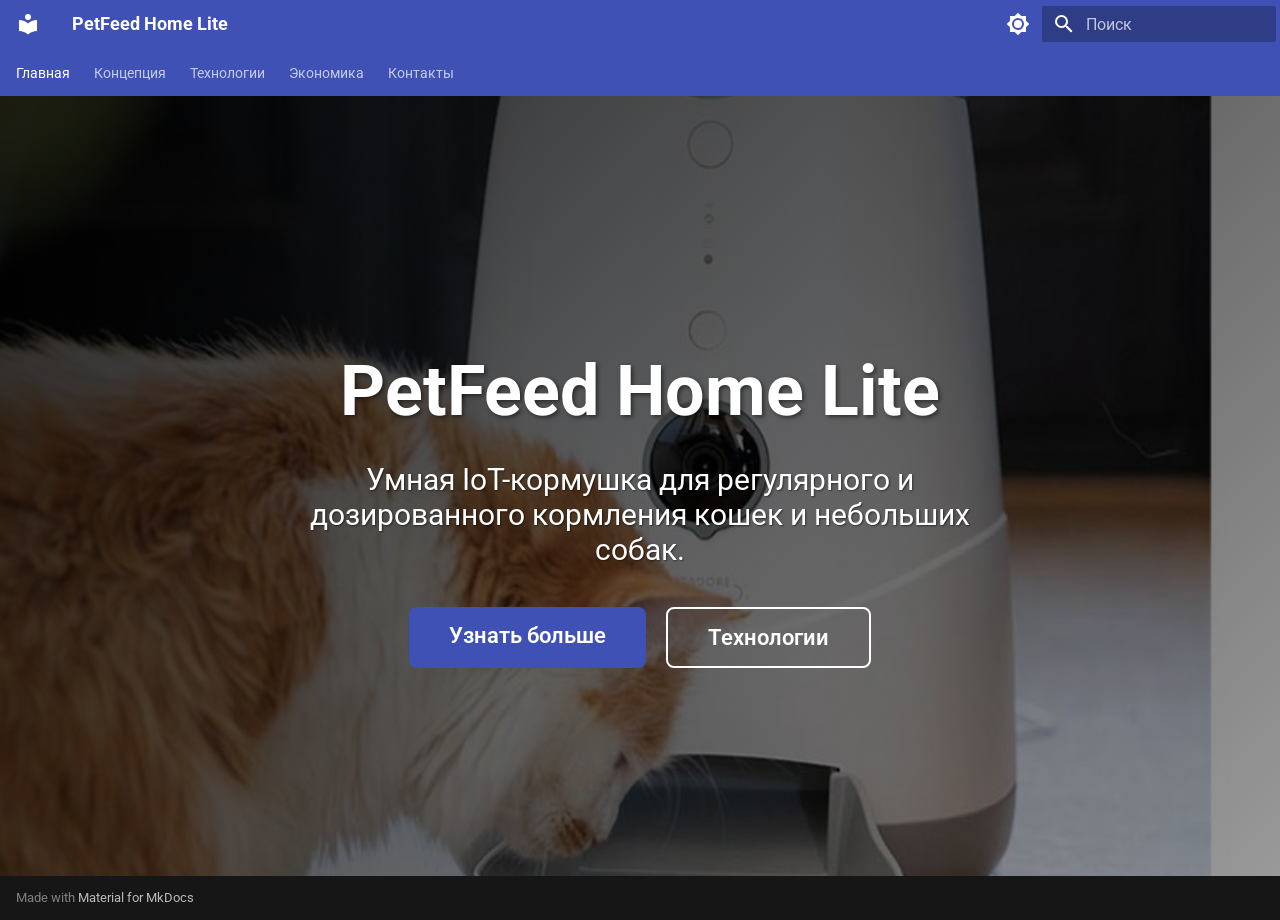
<file: index.html>
<!doctype html>
<html lang="ru" class="no-js">
  <head>
    
      <meta charset="utf-8">
      <meta name="viewport" content="width=device-width,initial-scale=1">
      
        <meta name="description" content="Умная IoT-кормушка для домашних животных">
      
      
        <meta name="author" content="Новиков Алексей">
      
      
        <link rel="canonical" href="https://uralnaveki.github.io/devops-lab-novikov/">
      
      
      
        <link rel="next" href="concept/">
      
      
        
      
      
      <link rel="icon" href="assets/images/favicon.png">
      <meta name="generator" content="mkdocs-1.6.1, mkdocs-material-9.7.7">
    
    
      
        <title>PetFeed Home Lite</title>
      
    
    
      <link rel="stylesheet" href="assets/stylesheets/main.ec1eaa64.min.css">
      
        
        <link rel="stylesheet" href="assets/stylesheets/palette.ab4e12ef.min.css">
      
      


    
    
      
    
    
      
        
        
        <link rel="preconnect" href="https://fonts.gstatic.com" crossorigin>
        <link rel="stylesheet" href="https://fonts.googleapis.com/css?family=Roboto:300,300i,400,400i,700,700i%7CRoboto+Mono:400,400i,700,700i&display=fallback">
        <style>:root{--md-text-font:"Roboto";--md-code-font:"Roboto Mono"}</style>
      
    
    
      <link rel="stylesheet" href="assets/stylesheets/hero.css">
    
    <script>__md_scope=new URL(".",location),__md_hash=e=>[...e].reduce(((e,_)=>(e<<5)-e+_.charCodeAt(0)),0),__md_get=(e,_=localStorage,t=__md_scope)=>JSON.parse(_.getItem(t.pathname+"."+e)),__md_set=(e,_,t=localStorage,a=__md_scope)=>{try{t.setItem(a.pathname+"."+e,JSON.stringify(_))}catch(e){}}</script>
    
      

    
    
  </head>
  
  
    
    
      
    
    
    
    
    <body dir="ltr" data-md-color-scheme="default" data-md-color-primary="indigo" data-md-color-accent="indigo">
  
    
    <input class="md-toggle" data-md-toggle="drawer" type="checkbox" id="__drawer" autocomplete="off">
    <input class="md-toggle" data-md-toggle="search" type="checkbox" id="__search" autocomplete="off">
    <label class="md-overlay" for="__drawer"></label>
    <div data-md-component="skip">
      
        
        <a href="#petfeed-home-lite" class="md-skip">
          Перейти к содержанию
        </a>
      
    </div>
    <div data-md-component="announce">
      
    </div>
    
    
      

<header class="md-header" data-md-component="header">
  <nav class="md-header__inner md-grid" aria-label="Верхний колонтитул">
    <a href="." title="PetFeed Home Lite" class="md-header__button md-logo" aria-label="PetFeed Home Lite" data-md-component="logo">
      
  
  <svg xmlns="http://www.w3.org/2000/svg" viewBox="0 0 24 24"><path d="M12 8a3 3 0 0 0 3-3 3 3 0 0 0-3-3 3 3 0 0 0-3 3 3 3 0 0 0 3 3m0 3.54C9.64 9.35 6.5 8 3 8v11c3.5 0 6.64 1.35 9 3.54 2.36-2.19 5.5-3.54 9-3.54V8c-3.5 0-6.64 1.35-9 3.54"/></svg>

    </a>
    <label class="md-header__button md-icon" for="__drawer">
      
      <svg xmlns="http://www.w3.org/2000/svg" viewBox="0 0 24 24"><path d="M3 6h18v2H3zm0 5h18v2H3zm0 5h18v2H3z"/></svg>
    </label>
    <div class="md-header__title" data-md-component="header-title">
      <div class="md-header__ellipsis">
        <div class="md-header__topic">
          <span class="md-ellipsis">
            PetFeed Home Lite
          </span>
        </div>
        <div class="md-header__topic" data-md-component="header-topic">
          <span class="md-ellipsis">
            
              Главная
            
          </span>
        </div>
      </div>
    </div>
    
      
        <form class="md-header__option" data-md-component="palette">
  
    
    
    
    <input class="md-option" data-md-color-media="(prefers-color-scheme: light)" data-md-color-scheme="default" data-md-color-primary="indigo" data-md-color-accent="indigo"  aria-label="Переключить на темную тему"  type="radio" name="__palette" id="__palette_0">
    
      <label class="md-header__button md-icon" title="Переключить на темную тему" for="__palette_1" hidden>
        <svg xmlns="http://www.w3.org/2000/svg" viewBox="0 0 24 24"><path d="M12 8a4 4 0 0 0-4 4 4 4 0 0 0 4 4 4 4 0 0 0 4-4 4 4 0 0 0-4-4m0 10a6 6 0 0 1-6-6 6 6 0 0 1 6-6 6 6 0 0 1 6 6 6 6 0 0 1-6 6m8-9.31V4h-4.69L12 .69 8.69 4H4v4.69L.69 12 4 15.31V20h4.69L12 23.31 15.31 20H20v-4.69L23.31 12z"/></svg>
      </label>
    
  
    
    
    
    <input class="md-option" data-md-color-media="(prefers-color-scheme: dark)" data-md-color-scheme="slate" data-md-color-primary="indigo" data-md-color-accent="indigo"  aria-label="Переключить на светлую тему"  type="radio" name="__palette" id="__palette_1">
    
      <label class="md-header__button md-icon" title="Переключить на светлую тему" for="__palette_0" hidden>
        <svg xmlns="http://www.w3.org/2000/svg" viewBox="0 0 24 24"><path d="M12 18c-.89 0-1.74-.2-2.5-.55C11.56 16.5 13 14.42 13 12s-1.44-4.5-3.5-5.45C10.26 6.2 11.11 6 12 6a6 6 0 0 1 6 6 6 6 0 0 1-6 6m8-9.31V4h-4.69L12 .69 8.69 4H4v4.69L.69 12 4 15.31V20h4.69L12 23.31 15.31 20H20v-4.69L23.31 12z"/></svg>
      </label>
    
  
</form>
      
    
    
      <script>var palette=__md_get("__palette");if(palette&&palette.color){if("(prefers-color-scheme)"===palette.color.media){var media=matchMedia("(prefers-color-scheme: light)"),input=document.querySelector(media.matches?"[data-md-color-media='(prefers-color-scheme: light)']":"[data-md-color-media='(prefers-color-scheme: dark)']");palette.color.media=input.getAttribute("data-md-color-media"),palette.color.scheme=input.getAttribute("data-md-color-scheme"),palette.color.primary=input.getAttribute("data-md-color-primary"),palette.color.accent=input.getAttribute("data-md-color-accent")}for(var[key,value]of Object.entries(palette.color))document.body.setAttribute("data-md-color-"+key,value)}</script>
    
    
    
      
      
        <label class="md-header__button md-icon" for="__search">
          
          <svg xmlns="http://www.w3.org/2000/svg" viewBox="0 0 24 24"><path d="M9.5 3A6.5 6.5 0 0 1 16 9.5c0 1.61-.59 3.09-1.56 4.23l.27.27h.79l5 5-1.5 1.5-5-5v-.79l-.27-.27A6.52 6.52 0 0 1 9.5 16 6.5 6.5 0 0 1 3 9.5 6.5 6.5 0 0 1 9.5 3m0 2C7 5 5 7 5 9.5S7 14 9.5 14 14 12 14 9.5 12 5 9.5 5"/></svg>
        </label>
        <div class="md-search" data-md-component="search" role="dialog">
  <label class="md-search__overlay" for="__search"></label>
  <div class="md-search__inner" role="search">
    <form class="md-search__form" name="search">
      <input type="text" class="md-search__input" name="query" aria-label="Поиск" placeholder="Поиск" autocapitalize="off" autocorrect="off" autocomplete="off" spellcheck="false" data-md-component="search-query" required>
      <label class="md-search__icon md-icon" for="__search">
        
        <svg xmlns="http://www.w3.org/2000/svg" viewBox="0 0 24 24"><path d="M9.5 3A6.5 6.5 0 0 1 16 9.5c0 1.61-.59 3.09-1.56 4.23l.27.27h.79l5 5-1.5 1.5-5-5v-.79l-.27-.27A6.52 6.52 0 0 1 9.5 16 6.5 6.5 0 0 1 3 9.5 6.5 6.5 0 0 1 9.5 3m0 2C7 5 5 7 5 9.5S7 14 9.5 14 14 12 14 9.5 12 5 9.5 5"/></svg>
        
        <svg xmlns="http://www.w3.org/2000/svg" viewBox="0 0 24 24"><path d="M20 11v2H8l5.5 5.5-1.42 1.42L4.16 12l7.92-7.92L13.5 5.5 8 11z"/></svg>
      </label>
      <nav class="md-search__options" aria-label="Поиск">
        
          <a href="javascript:void(0)" class="md-search__icon md-icon" title="Поделиться" aria-label="Поделиться" data-clipboard data-clipboard-text="" data-md-component="search-share" tabindex="-1">
            
            <svg xmlns="http://www.w3.org/2000/svg" viewBox="0 0 24 24"><path d="M18 16.08c-.76 0-1.44.3-1.96.77L8.91 12.7c.05-.23.09-.46.09-.7s-.04-.47-.09-.7l7.05-4.11c.54.5 1.25.81 2.04.81a3 3 0 0 0 3-3 3 3 0 0 0-3-3 3 3 0 0 0-3 3c0 .24.04.47.09.7L8.04 9.81C7.5 9.31 6.79 9 6 9a3 3 0 0 0-3 3 3 3 0 0 0 3 3c.79 0 1.5-.31 2.04-.81l7.12 4.15c-.05.21-.08.43-.08.66 0 1.61 1.31 2.91 2.92 2.91s2.92-1.3 2.92-2.91A2.92 2.92 0 0 0 18 16.08"/></svg>
          </a>
        
        <button type="reset" class="md-search__icon md-icon" title="Очистить" aria-label="Очистить" tabindex="-1">
          
          <svg xmlns="http://www.w3.org/2000/svg" viewBox="0 0 24 24"><path d="M19 6.41 17.59 5 12 10.59 6.41 5 5 6.41 10.59 12 5 17.59 6.41 19 12 13.41 17.59 19 19 17.59 13.41 12z"/></svg>
        </button>
      </nav>
      
    </form>
    <div class="md-search__output">
      <div class="md-search__scrollwrap" tabindex="0" data-md-scrollfix>
        <div class="md-search-result" data-md-component="search-result">
          <div class="md-search-result__meta">
            Инициализация поиска
          </div>
          <ol class="md-search-result__list" role="presentation"></ol>
        </div>
      </div>
    </div>
  </div>
</div>
      
    
    
  </nav>
  
</header>
    
    <div class="md-container" data-md-component="container">
      
      
  
        
          
            
<nav class="md-tabs" aria-label="Вкладки" data-md-component="tabs">
  <div class="md-grid">
    <ul class="md-tabs__list">
      
        
  
  
  
    
  
  
    <li class="md-tabs__item md-tabs__item--active">
      <a href="." class="md-tabs__link">
        
  
  
    
  
  Главная

      </a>
    </li>
  

      
        
  
  
  
  
    <li class="md-tabs__item">
      <a href="concept/" class="md-tabs__link">
        
  
  
    
  
  Концепция

      </a>
    </li>
  

      
        
  
  
  
  
    <li class="md-tabs__item">
      <a href="tech/" class="md-tabs__link">
        
  
  
    
  
  Технологии

      </a>
    </li>
  

      
        
  
  
  
  
    <li class="md-tabs__item">
      <a href="economics/" class="md-tabs__link">
        
  
  
    
  
  Экономика

      </a>
    </li>
  

      
        
  
  
  
  
    <li class="md-tabs__item">
      <a href="contacts/" class="md-tabs__link">
        
  
  
    
  
  Контакты

      </a>
    </li>
  

      
    </ul>
  </div>
</nav>
          
        
      
  <style>
    /* Скрываем весь стандартный контент и боковые панели */
    .md-content { display: none !important; }
    .md-sidebar { display: none !important; }
    .md-main__inner { margin: 0 !important; max-width: none !important; }
    .md-grid { max-width: none !important; }
    .md-main { flex-grow: 1; }
    .md-header { position: initial; }
  </style>

  <div class="hero-section">
    <div class="hero-overlay"></div>
    <div class="hero-content">
      <h1>PetFeed Home Lite</h1>
      <p>Умная IoT-кормушка для регулярного и дозированного кормления кошек и небольших собак.</p>
      <div class="hero-buttons">
        <a href="concept/" class="md-button md-button--primary">Узнать больше</a>
        <a href="tech/" class="md-button">Технологии</a>
      </div>
    </div>
  </div>

      <main class="md-main" data-md-component="main">
        <div class="md-main__inner md-grid">
          
            
              
              <div class="md-sidebar md-sidebar--primary" data-md-component="sidebar" data-md-type="navigation" >
                <div class="md-sidebar__scrollwrap">
                  <div class="md-sidebar__inner">
                    


  


<nav class="md-nav md-nav--primary md-nav--lifted" aria-label="Навигация" data-md-level="0">
  <label class="md-nav__title" for="__drawer">
    <a href="." title="PetFeed Home Lite" class="md-nav__button md-logo" aria-label="PetFeed Home Lite" data-md-component="logo">
      
  
  <svg xmlns="http://www.w3.org/2000/svg" viewBox="0 0 24 24"><path d="M12 8a3 3 0 0 0 3-3 3 3 0 0 0-3-3 3 3 0 0 0-3 3 3 3 0 0 0 3 3m0 3.54C9.64 9.35 6.5 8 3 8v11c3.5 0 6.64 1.35 9 3.54 2.36-2.19 5.5-3.54 9-3.54V8c-3.5 0-6.64 1.35-9 3.54"/></svg>

    </a>
    PetFeed Home Lite
  </label>
  
  <ul class="md-nav__list" data-md-scrollfix>
    
      
      
  
  
    
  
  
  
    <li class="md-nav__item md-nav__item--active">
      
      <input class="md-nav__toggle md-toggle" type="checkbox" id="__toc">
      
      
        
      
      
      <a href="." class="md-nav__link md-nav__link--active">
        
  
  
  <span class="md-ellipsis">
    
  
    Главная
  

    
  </span>
  
  

      </a>
      
    </li>
  

    
      
      
  
  
  
  
    <li class="md-nav__item">
      <a href="concept/" class="md-nav__link">
        
  
  
  <span class="md-ellipsis">
    
  
    Концепция
  

    
  </span>
  
  

      </a>
    </li>
  

    
      
      
  
  
  
  
    <li class="md-nav__item">
      <a href="tech/" class="md-nav__link">
        
  
  
  <span class="md-ellipsis">
    
  
    Технологии
  

    
  </span>
  
  

      </a>
    </li>
  

    
      
      
  
  
  
  
    <li class="md-nav__item">
      <a href="economics/" class="md-nav__link">
        
  
  
  <span class="md-ellipsis">
    
  
    Экономика
  

    
  </span>
  
  

      </a>
    </li>
  

    
      
      
  
  
  
  
    <li class="md-nav__item">
      <a href="contacts/" class="md-nav__link">
        
  
  
  <span class="md-ellipsis">
    
  
    Контакты
  

    
  </span>
  
  

      </a>
    </li>
  

    
  </ul>
</nav>
                  </div>
                </div>
              </div>
            
            
              
              <div class="md-sidebar md-sidebar--secondary" data-md-component="sidebar" data-md-type="toc" >
                <div class="md-sidebar__scrollwrap">
                  <div class="md-sidebar__inner">
                    

<nav class="md-nav md-nav--secondary" aria-label="Содержание">
  
  
  
    
  
  
</nav>
                  </div>
                </div>
              </div>
            
          
          
            <div class="md-content" data-md-component="content">
              
              <article class="md-content__inner md-typeset">
                
              </article>
            </div>
          
          
<script>var target=document.getElementById(location.hash.slice(1));target&&target.name&&(target.checked=target.name.startsWith("__tabbed_"))</script>
        </div>
        
          <button type="button" class="md-top md-icon" data-md-component="top" hidden>
  
  <svg xmlns="http://www.w3.org/2000/svg" viewBox="0 0 24 24"><path d="M13 20h-2V8l-5.5 5.5-1.42-1.42L12 4.16l7.92 7.92-1.42 1.42L13 8z"/></svg>
  К началу
</button>
        
      </main>
      
        <footer class="md-footer">
  
  <div class="md-footer-meta md-typeset">
    <div class="md-footer-meta__inner md-grid">
      <div class="md-copyright">
  
  
    Made with
    <a href="https://squidfunk.github.io/mkdocs-material/" target="_blank" rel="noopener">
      Material for MkDocs
    </a>
  
</div>
      
    </div>
  </div>
</footer>
      
    </div>
    <div class="md-dialog" data-md-component="dialog">
      <div class="md-dialog__inner md-typeset"></div>
    </div>
    
    
    
      
      
      <script id="__config" type="application/json">{"annotate": null, "base": ".", "features": ["navigation.tabs", "navigation.sections", "navigation.top", "search.highlight", "search.share", "content.code.copy"], "search": "assets/javascripts/workers/search.2c215733.min.js", "tags": null, "translations": {"clipboard.copied": "\u0421\u043a\u043e\u043f\u0438\u0440\u043e\u0432\u0430\u043d\u043e \u0432 \u0431\u0443\u0444\u0435\u0440", "clipboard.copy": "\u041a\u043e\u043f\u0438\u0440\u043e\u0432\u0430\u0442\u044c \u0432 \u0431\u0443\u0444\u0435\u0440", "search.result.more.one": "\u0415\u0449\u0451 1 \u043d\u0430 \u044d\u0442\u043e\u0439 \u0441\u0442\u0440\u0430\u043d\u0438\u0446\u0435", "search.result.more.other": "\u0415\u0449\u0451 # \u043d\u0430 \u044d\u0442\u043e\u0439 \u0441\u0442\u0440\u0430\u043d\u0438\u0446\u0435", "search.result.none": "\u0421\u043e\u0432\u043f\u0430\u0434\u0435\u043d\u0438\u0439 \u043d\u0435 \u043d\u0430\u0439\u0434\u0435\u043d\u043e", "search.result.one": "\u041d\u0430\u0439\u0434\u0435\u043d\u043e 1 \u0441\u043e\u0432\u043f\u0430\u0434\u0435\u043d\u0438\u0435", "search.result.other": "\u041d\u0430\u0439\u0434\u0435\u043d\u043e \u0441\u043e\u0432\u043f\u0430\u0434\u0435\u043d\u0438\u0439: #", "search.result.placeholder": "\u041d\u0430\u0447\u043d\u0438\u0442\u0435 \u043f\u0435\u0447\u0430\u0442\u0430\u0442\u044c \u0434\u043b\u044f \u043f\u043e\u0438\u0441\u043a\u0430", "search.result.term.missing": "\u041e\u0442\u0441\u0443\u0442\u0441\u0442\u0432\u0443\u0435\u0442", "select.version": "\u0412\u044b\u0431\u0435\u0440\u0438\u0442\u0435 \u0432\u0435\u0440\u0441\u0438\u044e"}, "version": null}</script>
    
    
      <script src="assets/javascripts/bundle.d7400e89.min.js"></script>
      
    
  </body>
</html>
</file>
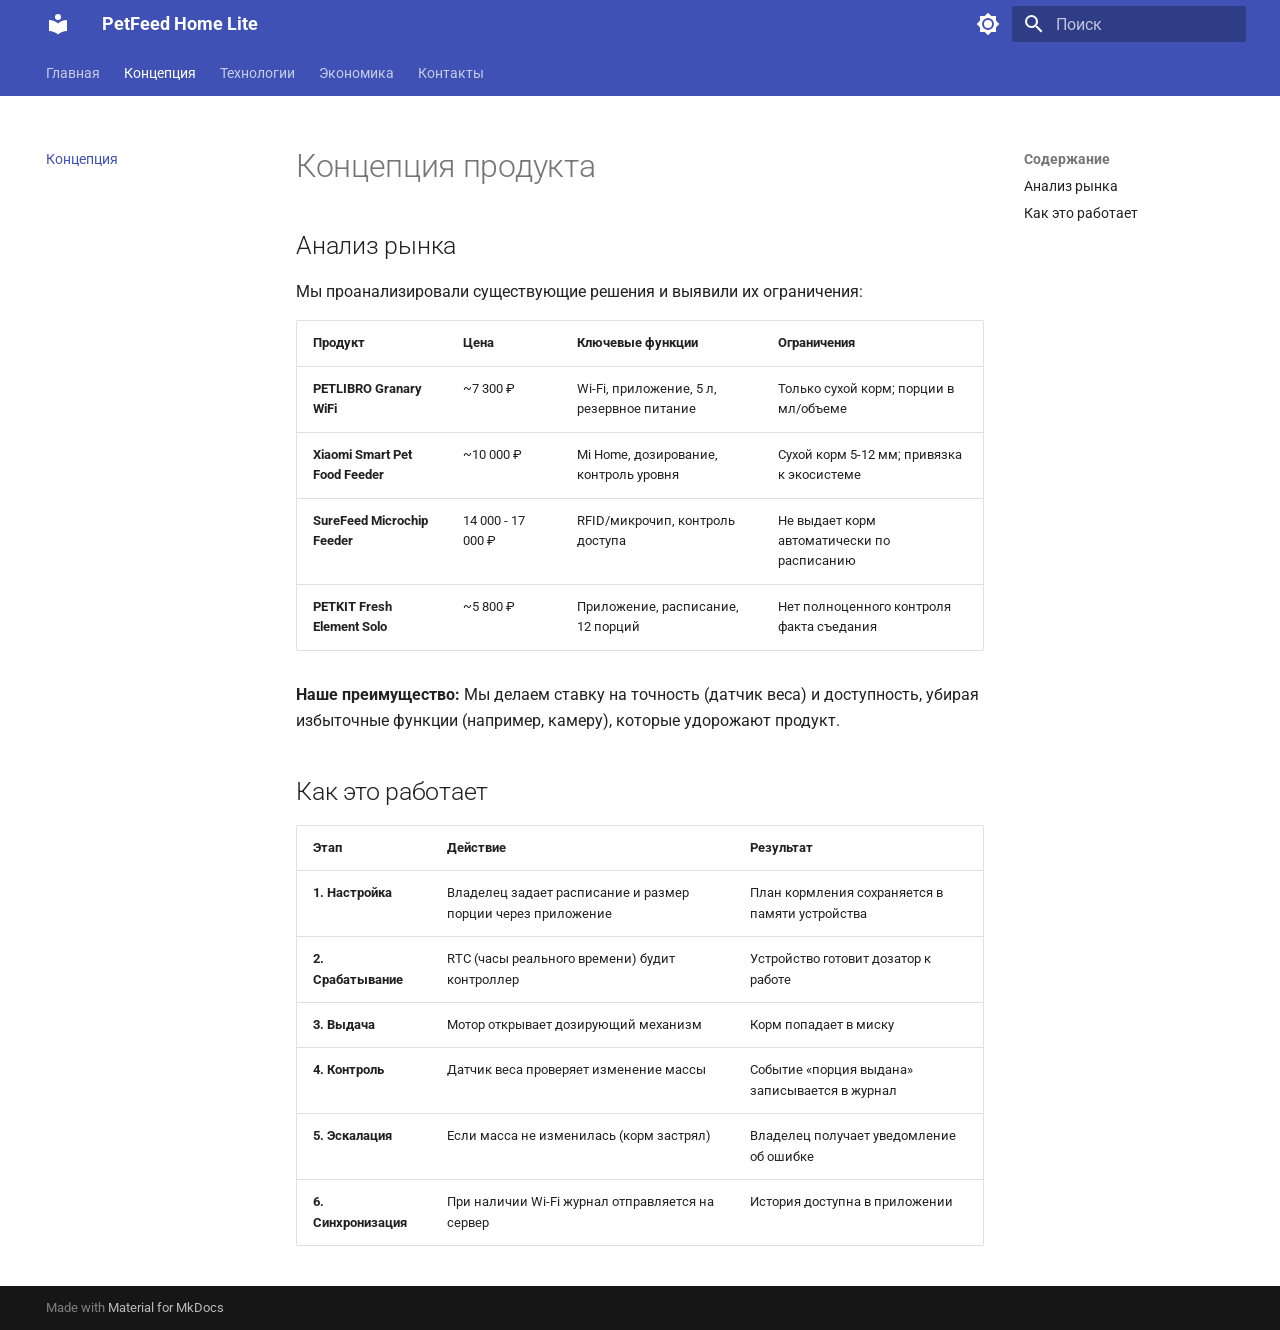
<file: concept/index.html>
<!doctype html>
<html lang="ru" class="no-js">
  <head>
    
      <meta charset="utf-8">
      <meta name="viewport" content="width=device-width,initial-scale=1">
      
        <meta name="description" content="Умная IoT-кормушка для домашних животных">
      
      
        <meta name="author" content="Новиков Алексей">
      
      
        <link rel="canonical" href="https://uralnaveki.github.io/devops-lab-novikov/concept/">
      
      
        <link rel="prev" href="..">
      
      
        <link rel="next" href="../tech/">
      
      
        
      
      
      <link rel="icon" href="../assets/images/favicon.png">
      <meta name="generator" content="mkdocs-1.6.1, mkdocs-material-9.7.7">
    
    
      
        <title>Концепция - PetFeed Home Lite</title>
      
    
    
      <link rel="stylesheet" href="../assets/stylesheets/main.ec1eaa64.min.css">
      
        
        <link rel="stylesheet" href="../assets/stylesheets/palette.ab4e12ef.min.css">
      
      


    
    
      
    
    
      
        
        
        <link rel="preconnect" href="https://fonts.gstatic.com" crossorigin>
        <link rel="stylesheet" href="https://fonts.googleapis.com/css?family=Roboto:300,300i,400,400i,700,700i%7CRoboto+Mono:400,400i,700,700i&display=fallback">
        <style>:root{--md-text-font:"Roboto";--md-code-font:"Roboto Mono"}</style>
      
    
    
      <link rel="stylesheet" href="../assets/stylesheets/hero.css">
    
    <script>__md_scope=new URL("..",location),__md_hash=e=>[...e].reduce(((e,_)=>(e<<5)-e+_.charCodeAt(0)),0),__md_get=(e,_=localStorage,t=__md_scope)=>JSON.parse(_.getItem(t.pathname+"."+e)),__md_set=(e,_,t=localStorage,a=__md_scope)=>{try{t.setItem(a.pathname+"."+e,JSON.stringify(_))}catch(e){}}</script>
    
      

    
    
  </head>
  
  
    
    
      
    
    
    
    
    <body dir="ltr" data-md-color-scheme="default" data-md-color-primary="indigo" data-md-color-accent="indigo">
  
    
    <input class="md-toggle" data-md-toggle="drawer" type="checkbox" id="__drawer" autocomplete="off">
    <input class="md-toggle" data-md-toggle="search" type="checkbox" id="__search" autocomplete="off">
    <label class="md-overlay" for="__drawer"></label>
    <div data-md-component="skip">
      
        
        <a href="#_1" class="md-skip">
          Перейти к содержанию
        </a>
      
    </div>
    <div data-md-component="announce">
      
    </div>
    
    
      

<header class="md-header" data-md-component="header">
  <nav class="md-header__inner md-grid" aria-label="Верхний колонтитул">
    <a href=".." title="PetFeed Home Lite" class="md-header__button md-logo" aria-label="PetFeed Home Lite" data-md-component="logo">
      
  
  <svg xmlns="http://www.w3.org/2000/svg" viewBox="0 0 24 24"><path d="M12 8a3 3 0 0 0 3-3 3 3 0 0 0-3-3 3 3 0 0 0-3 3 3 3 0 0 0 3 3m0 3.54C9.64 9.35 6.5 8 3 8v11c3.5 0 6.64 1.35 9 3.54 2.36-2.19 5.5-3.54 9-3.54V8c-3.5 0-6.64 1.35-9 3.54"/></svg>

    </a>
    <label class="md-header__button md-icon" for="__drawer">
      
      <svg xmlns="http://www.w3.org/2000/svg" viewBox="0 0 24 24"><path d="M3 6h18v2H3zm0 5h18v2H3zm0 5h18v2H3z"/></svg>
    </label>
    <div class="md-header__title" data-md-component="header-title">
      <div class="md-header__ellipsis">
        <div class="md-header__topic">
          <span class="md-ellipsis">
            PetFeed Home Lite
          </span>
        </div>
        <div class="md-header__topic" data-md-component="header-topic">
          <span class="md-ellipsis">
            
              Концепция
            
          </span>
        </div>
      </div>
    </div>
    
      
        <form class="md-header__option" data-md-component="palette">
  
    
    
    
    <input class="md-option" data-md-color-media="(prefers-color-scheme: light)" data-md-color-scheme="default" data-md-color-primary="indigo" data-md-color-accent="indigo"  aria-label="Переключить на темную тему"  type="radio" name="__palette" id="__palette_0">
    
      <label class="md-header__button md-icon" title="Переключить на темную тему" for="__palette_1" hidden>
        <svg xmlns="http://www.w3.org/2000/svg" viewBox="0 0 24 24"><path d="M12 8a4 4 0 0 0-4 4 4 4 0 0 0 4 4 4 4 0 0 0 4-4 4 4 0 0 0-4-4m0 10a6 6 0 0 1-6-6 6 6 0 0 1 6-6 6 6 0 0 1 6 6 6 6 0 0 1-6 6m8-9.31V4h-4.69L12 .69 8.69 4H4v4.69L.69 12 4 15.31V20h4.69L12 23.31 15.31 20H20v-4.69L23.31 12z"/></svg>
      </label>
    
  
    
    
    
    <input class="md-option" data-md-color-media="(prefers-color-scheme: dark)" data-md-color-scheme="slate" data-md-color-primary="indigo" data-md-color-accent="indigo"  aria-label="Переключить на светлую тему"  type="radio" name="__palette" id="__palette_1">
    
      <label class="md-header__button md-icon" title="Переключить на светлую тему" for="__palette_0" hidden>
        <svg xmlns="http://www.w3.org/2000/svg" viewBox="0 0 24 24"><path d="M12 18c-.89 0-1.74-.2-2.5-.55C11.56 16.5 13 14.42 13 12s-1.44-4.5-3.5-5.45C10.26 6.2 11.11 6 12 6a6 6 0 0 1 6 6 6 6 0 0 1-6 6m8-9.31V4h-4.69L12 .69 8.69 4H4v4.69L.69 12 4 15.31V20h4.69L12 23.31 15.31 20H20v-4.69L23.31 12z"/></svg>
      </label>
    
  
</form>
      
    
    
      <script>var palette=__md_get("__palette");if(palette&&palette.color){if("(prefers-color-scheme)"===palette.color.media){var media=matchMedia("(prefers-color-scheme: light)"),input=document.querySelector(media.matches?"[data-md-color-media='(prefers-color-scheme: light)']":"[data-md-color-media='(prefers-color-scheme: dark)']");palette.color.media=input.getAttribute("data-md-color-media"),palette.color.scheme=input.getAttribute("data-md-color-scheme"),palette.color.primary=input.getAttribute("data-md-color-primary"),palette.color.accent=input.getAttribute("data-md-color-accent")}for(var[key,value]of Object.entries(palette.color))document.body.setAttribute("data-md-color-"+key,value)}</script>
    
    
    
      
      
        <label class="md-header__button md-icon" for="__search">
          
          <svg xmlns="http://www.w3.org/2000/svg" viewBox="0 0 24 24"><path d="M9.5 3A6.5 6.5 0 0 1 16 9.5c0 1.61-.59 3.09-1.56 4.23l.27.27h.79l5 5-1.5 1.5-5-5v-.79l-.27-.27A6.52 6.52 0 0 1 9.5 16 6.5 6.5 0 0 1 3 9.5 6.5 6.5 0 0 1 9.5 3m0 2C7 5 5 7 5 9.5S7 14 9.5 14 14 12 14 9.5 12 5 9.5 5"/></svg>
        </label>
        <div class="md-search" data-md-component="search" role="dialog">
  <label class="md-search__overlay" for="__search"></label>
  <div class="md-search__inner" role="search">
    <form class="md-search__form" name="search">
      <input type="text" class="md-search__input" name="query" aria-label="Поиск" placeholder="Поиск" autocapitalize="off" autocorrect="off" autocomplete="off" spellcheck="false" data-md-component="search-query" required>
      <label class="md-search__icon md-icon" for="__search">
        
        <svg xmlns="http://www.w3.org/2000/svg" viewBox="0 0 24 24"><path d="M9.5 3A6.5 6.5 0 0 1 16 9.5c0 1.61-.59 3.09-1.56 4.23l.27.27h.79l5 5-1.5 1.5-5-5v-.79l-.27-.27A6.52 6.52 0 0 1 9.5 16 6.5 6.5 0 0 1 3 9.5 6.5 6.5 0 0 1 9.5 3m0 2C7 5 5 7 5 9.5S7 14 9.5 14 14 12 14 9.5 12 5 9.5 5"/></svg>
        
        <svg xmlns="http://www.w3.org/2000/svg" viewBox="0 0 24 24"><path d="M20 11v2H8l5.5 5.5-1.42 1.42L4.16 12l7.92-7.92L13.5 5.5 8 11z"/></svg>
      </label>
      <nav class="md-search__options" aria-label="Поиск">
        
          <a href="javascript:void(0)" class="md-search__icon md-icon" title="Поделиться" aria-label="Поделиться" data-clipboard data-clipboard-text="" data-md-component="search-share" tabindex="-1">
            
            <svg xmlns="http://www.w3.org/2000/svg" viewBox="0 0 24 24"><path d="M18 16.08c-.76 0-1.44.3-1.96.77L8.91 12.7c.05-.23.09-.46.09-.7s-.04-.47-.09-.7l7.05-4.11c.54.5 1.25.81 2.04.81a3 3 0 0 0 3-3 3 3 0 0 0-3-3 3 3 0 0 0-3 3c0 .24.04.47.09.7L8.04 9.81C7.5 9.31 6.79 9 6 9a3 3 0 0 0-3 3 3 3 0 0 0 3 3c.79 0 1.5-.31 2.04-.81l7.12 4.15c-.05.21-.08.43-.08.66 0 1.61 1.31 2.91 2.92 2.91s2.92-1.3 2.92-2.91A2.92 2.92 0 0 0 18 16.08"/></svg>
          </a>
        
        <button type="reset" class="md-search__icon md-icon" title="Очистить" aria-label="Очистить" tabindex="-1">
          
          <svg xmlns="http://www.w3.org/2000/svg" viewBox="0 0 24 24"><path d="M19 6.41 17.59 5 12 10.59 6.41 5 5 6.41 10.59 12 5 17.59 6.41 19 12 13.41 17.59 19 19 17.59 13.41 12z"/></svg>
        </button>
      </nav>
      
    </form>
    <div class="md-search__output">
      <div class="md-search__scrollwrap" tabindex="0" data-md-scrollfix>
        <div class="md-search-result" data-md-component="search-result">
          <div class="md-search-result__meta">
            Инициализация поиска
          </div>
          <ol class="md-search-result__list" role="presentation"></ol>
        </div>
      </div>
    </div>
  </div>
</div>
      
    
    
  </nav>
  
</header>
    
    <div class="md-container" data-md-component="container">
      
      
        
          
            
<nav class="md-tabs" aria-label="Вкладки" data-md-component="tabs">
  <div class="md-grid">
    <ul class="md-tabs__list">
      
        
  
  
  
  
    <li class="md-tabs__item">
      <a href=".." class="md-tabs__link">
        
  
  
    
  
  Главная

      </a>
    </li>
  

      
        
  
  
  
    
  
  
    <li class="md-tabs__item md-tabs__item--active">
      <a href="./" class="md-tabs__link">
        
  
  
    
  
  Концепция

      </a>
    </li>
  

      
        
  
  
  
  
    <li class="md-tabs__item">
      <a href="../tech/" class="md-tabs__link">
        
  
  
    
  
  Технологии

      </a>
    </li>
  

      
        
  
  
  
  
    <li class="md-tabs__item">
      <a href="../economics/" class="md-tabs__link">
        
  
  
    
  
  Экономика

      </a>
    </li>
  

      
        
  
  
  
  
    <li class="md-tabs__item">
      <a href="../contacts/" class="md-tabs__link">
        
  
  
    
  
  Контакты

      </a>
    </li>
  

      
    </ul>
  </div>
</nav>
          
        
      
      <main class="md-main" data-md-component="main">
        <div class="md-main__inner md-grid">
          
            
              
              <div class="md-sidebar md-sidebar--primary" data-md-component="sidebar" data-md-type="navigation" >
                <div class="md-sidebar__scrollwrap">
                  <div class="md-sidebar__inner">
                    


  


<nav class="md-nav md-nav--primary md-nav--lifted" aria-label="Навигация" data-md-level="0">
  <label class="md-nav__title" for="__drawer">
    <a href=".." title="PetFeed Home Lite" class="md-nav__button md-logo" aria-label="PetFeed Home Lite" data-md-component="logo">
      
  
  <svg xmlns="http://www.w3.org/2000/svg" viewBox="0 0 24 24"><path d="M12 8a3 3 0 0 0 3-3 3 3 0 0 0-3-3 3 3 0 0 0-3 3 3 3 0 0 0 3 3m0 3.54C9.64 9.35 6.5 8 3 8v11c3.5 0 6.64 1.35 9 3.54 2.36-2.19 5.5-3.54 9-3.54V8c-3.5 0-6.64 1.35-9 3.54"/></svg>

    </a>
    PetFeed Home Lite
  </label>
  
  <ul class="md-nav__list" data-md-scrollfix>
    
      
      
  
  
  
  
    <li class="md-nav__item">
      <a href=".." class="md-nav__link">
        
  
  
  <span class="md-ellipsis">
    
  
    Главная
  

    
  </span>
  
  

      </a>
    </li>
  

    
      
      
  
  
    
  
  
  
    <li class="md-nav__item md-nav__item--active">
      
      <input class="md-nav__toggle md-toggle" type="checkbox" id="__toc">
      
      
        
      
      
        <label class="md-nav__link md-nav__link--active" for="__toc">
          
  
  
  <span class="md-ellipsis">
    
  
    Концепция
  

    
  </span>
  
  

          <span class="md-nav__icon md-icon"></span>
        </label>
      
      <a href="./" class="md-nav__link md-nav__link--active">
        
  
  
  <span class="md-ellipsis">
    
  
    Концепция
  

    
  </span>
  
  

      </a>
      
        

<nav class="md-nav md-nav--secondary" aria-label="Содержание">
  
  
  
    
  
  
    <label class="md-nav__title" for="__toc">
      <span class="md-nav__icon md-icon"></span>
      Содержание
    </label>
    <ul class="md-nav__list" data-md-component="toc" data-md-scrollfix>
      
        <li class="md-nav__item">
  <a href="#_2" class="md-nav__link">
    <span class="md-ellipsis">
      
        Анализ рынка
      
    </span>
  </a>
  
</li>
      
        <li class="md-nav__item">
  <a href="#_3" class="md-nav__link">
    <span class="md-ellipsis">
      
        Как это работает
      
    </span>
  </a>
  
</li>
      
    </ul>
  
</nav>
      
    </li>
  

    
      
      
  
  
  
  
    <li class="md-nav__item">
      <a href="../tech/" class="md-nav__link">
        
  
  
  <span class="md-ellipsis">
    
  
    Технологии
  

    
  </span>
  
  

      </a>
    </li>
  

    
      
      
  
  
  
  
    <li class="md-nav__item">
      <a href="../economics/" class="md-nav__link">
        
  
  
  <span class="md-ellipsis">
    
  
    Экономика
  

    
  </span>
  
  

      </a>
    </li>
  

    
      
      
  
  
  
  
    <li class="md-nav__item">
      <a href="../contacts/" class="md-nav__link">
        
  
  
  <span class="md-ellipsis">
    
  
    Контакты
  

    
  </span>
  
  

      </a>
    </li>
  

    
  </ul>
</nav>
                  </div>
                </div>
              </div>
            
            
              
              <div class="md-sidebar md-sidebar--secondary" data-md-component="sidebar" data-md-type="toc" >
                <div class="md-sidebar__scrollwrap">
                  <div class="md-sidebar__inner">
                    

<nav class="md-nav md-nav--secondary" aria-label="Содержание">
  
  
  
    
  
  
    <label class="md-nav__title" for="__toc">
      <span class="md-nav__icon md-icon"></span>
      Содержание
    </label>
    <ul class="md-nav__list" data-md-component="toc" data-md-scrollfix>
      
        <li class="md-nav__item">
  <a href="#_2" class="md-nav__link">
    <span class="md-ellipsis">
      
        Анализ рынка
      
    </span>
  </a>
  
</li>
      
        <li class="md-nav__item">
  <a href="#_3" class="md-nav__link">
    <span class="md-ellipsis">
      
        Как это работает
      
    </span>
  </a>
  
</li>
      
    </ul>
  
</nav>
                  </div>
                </div>
              </div>
            
          
          
            <div class="md-content" data-md-component="content">
              
              <article class="md-content__inner md-typeset">
                
                  



<h1 id="_1">Концепция продукта</h1>
<h2 id="_2">Анализ рынка</h2>
<p>Мы проанализировали существующие решения и выявили их ограничения:</p>
<table>
<thead>
<tr>
<th style="text-align: left;">Продукт</th>
<th style="text-align: left;">Цена</th>
<th style="text-align: left;">Ключевые функции</th>
<th style="text-align: left;">Ограничения</th>
</tr>
</thead>
<tbody>
<tr>
<td style="text-align: left;"><strong>PETLIBRO Granary WiFi</strong></td>
<td style="text-align: left;">~7 300 ₽</td>
<td style="text-align: left;">Wi-Fi, приложение, 5 л, резервное питание</td>
<td style="text-align: left;">Только сухой корм; порции в мл/объеме</td>
</tr>
<tr>
<td style="text-align: left;"><strong>Xiaomi Smart Pet Food Feeder</strong></td>
<td style="text-align: left;">~10 000 ₽</td>
<td style="text-align: left;">Mi Home, дозирование, контроль уровня</td>
<td style="text-align: left;">Сухой корм 5-12 мм; привязка к экосистеме</td>
</tr>
<tr>
<td style="text-align: left;"><strong>SureFeed Microchip Feeder</strong></td>
<td style="text-align: left;">14 000 - 17 000 ₽</td>
<td style="text-align: left;">RFID/микрочип, контроль доступа</td>
<td style="text-align: left;">Не выдает корм автоматически по расписанию</td>
</tr>
<tr>
<td style="text-align: left;"><strong>PETKIT Fresh Element Solo</strong></td>
<td style="text-align: left;">~5 800 ₽</td>
<td style="text-align: left;">Приложение, расписание, 12 порций</td>
<td style="text-align: left;">Нет полноценного контроля факта съедания</td>
</tr>
</tbody>
</table>
<p><strong>Наше преимущество:</strong> Мы делаем ставку на точность (датчик веса) и доступность, убирая избыточные функции (например, камеру), которые удорожают продукт.</p>
<h2 id="_3">Как это работает</h2>
<table>
<thead>
<tr>
<th style="text-align: left;">Этап</th>
<th style="text-align: left;">Действие</th>
<th style="text-align: left;">Результат</th>
</tr>
</thead>
<tbody>
<tr>
<td style="text-align: left;"><strong>1. Настройка</strong></td>
<td style="text-align: left;">Владелец задает расписание и размер порции через приложение</td>
<td style="text-align: left;">План кормления сохраняется в памяти устройства</td>
</tr>
<tr>
<td style="text-align: left;"><strong>2. Срабатывание</strong></td>
<td style="text-align: left;">RTC (часы реального времени) будит контроллер</td>
<td style="text-align: left;">Устройство готовит дозатор к работе</td>
</tr>
<tr>
<td style="text-align: left;"><strong>3. Выдача</strong></td>
<td style="text-align: left;">Мотор открывает дозирующий механизм</td>
<td style="text-align: left;">Корм попадает в миску</td>
</tr>
<tr>
<td style="text-align: left;"><strong>4. Контроль</strong></td>
<td style="text-align: left;">Датчик веса проверяет изменение массы</td>
<td style="text-align: left;">Событие «порция выдана» записывается в журнал</td>
</tr>
<tr>
<td style="text-align: left;"><strong>5. Эскалация</strong></td>
<td style="text-align: left;">Если масса не изменилась (корм застрял)</td>
<td style="text-align: left;">Владелец получает уведомление об ошибке</td>
</tr>
<tr>
<td style="text-align: left;"><strong>6. Синхронизация</strong></td>
<td style="text-align: left;">При наличии Wi-Fi журнал отправляется на сервер</td>
<td style="text-align: left;">История доступна в приложении</td>
</tr>
</tbody>
</table>












                
              </article>
            </div>
          
          
<script>var target=document.getElementById(location.hash.slice(1));target&&target.name&&(target.checked=target.name.startsWith("__tabbed_"))</script>
        </div>
        
          <button type="button" class="md-top md-icon" data-md-component="top" hidden>
  
  <svg xmlns="http://www.w3.org/2000/svg" viewBox="0 0 24 24"><path d="M13 20h-2V8l-5.5 5.5-1.42-1.42L12 4.16l7.92 7.92-1.42 1.42L13 8z"/></svg>
  К началу
</button>
        
      </main>
      
        <footer class="md-footer">
  
  <div class="md-footer-meta md-typeset">
    <div class="md-footer-meta__inner md-grid">
      <div class="md-copyright">
  
  
    Made with
    <a href="https://squidfunk.github.io/mkdocs-material/" target="_blank" rel="noopener">
      Material for MkDocs
    </a>
  
</div>
      
    </div>
  </div>
</footer>
      
    </div>
    <div class="md-dialog" data-md-component="dialog">
      <div class="md-dialog__inner md-typeset"></div>
    </div>
    
    
    
      
      
      <script id="__config" type="application/json">{"annotate": null, "base": "..", "features": ["navigation.tabs", "navigation.sections", "navigation.top", "search.highlight", "search.share", "content.code.copy"], "search": "../assets/javascripts/workers/search.2c215733.min.js", "tags": null, "translations": {"clipboard.copied": "\u0421\u043a\u043e\u043f\u0438\u0440\u043e\u0432\u0430\u043d\u043e \u0432 \u0431\u0443\u0444\u0435\u0440", "clipboard.copy": "\u041a\u043e\u043f\u0438\u0440\u043e\u0432\u0430\u0442\u044c \u0432 \u0431\u0443\u0444\u0435\u0440", "search.result.more.one": "\u0415\u0449\u0451 1 \u043d\u0430 \u044d\u0442\u043e\u0439 \u0441\u0442\u0440\u0430\u043d\u0438\u0446\u0435", "search.result.more.other": "\u0415\u0449\u0451 # \u043d\u0430 \u044d\u0442\u043e\u0439 \u0441\u0442\u0440\u0430\u043d\u0438\u0446\u0435", "search.result.none": "\u0421\u043e\u0432\u043f\u0430\u0434\u0435\u043d\u0438\u0439 \u043d\u0435 \u043d\u0430\u0439\u0434\u0435\u043d\u043e", "search.result.one": "\u041d\u0430\u0439\u0434\u0435\u043d\u043e 1 \u0441\u043e\u0432\u043f\u0430\u0434\u0435\u043d\u0438\u0435", "search.result.other": "\u041d\u0430\u0439\u0434\u0435\u043d\u043e \u0441\u043e\u0432\u043f\u0430\u0434\u0435\u043d\u0438\u0439: #", "search.result.placeholder": "\u041d\u0430\u0447\u043d\u0438\u0442\u0435 \u043f\u0435\u0447\u0430\u0442\u0430\u0442\u044c \u0434\u043b\u044f \u043f\u043e\u0438\u0441\u043a\u0430", "search.result.term.missing": "\u041e\u0442\u0441\u0443\u0442\u0441\u0442\u0432\u0443\u0435\u0442", "select.version": "\u0412\u044b\u0431\u0435\u0440\u0438\u0442\u0435 \u0432\u0435\u0440\u0441\u0438\u044e"}, "version": null}</script>
    
    
      <script src="../assets/javascripts/bundle.d7400e89.min.js"></script>
      
    
  </body>
</html>
</file>
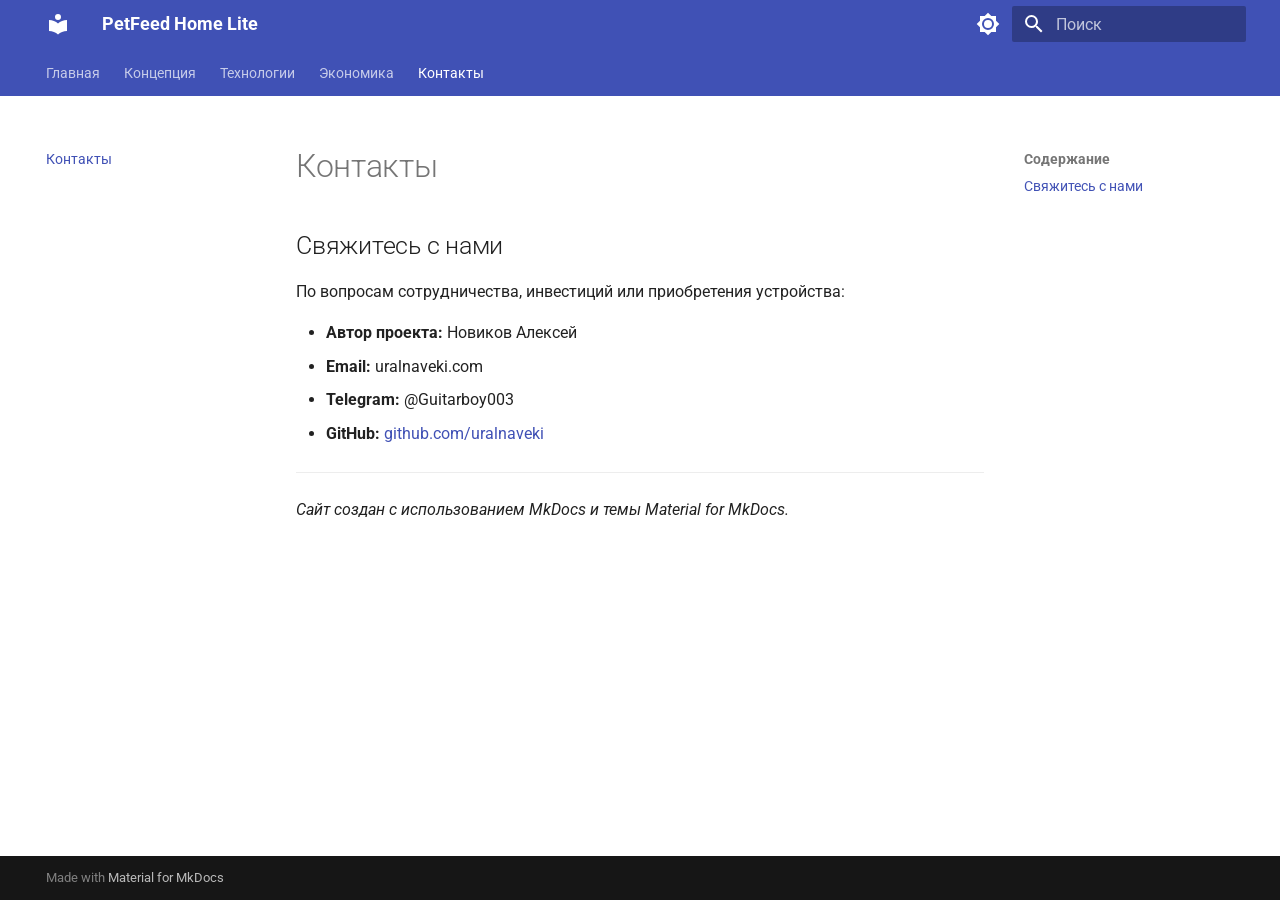
<file: contacts/index.html>
<!doctype html>
<html lang="ru" class="no-js">
  <head>
    
      <meta charset="utf-8">
      <meta name="viewport" content="width=device-width,initial-scale=1">
      
        <meta name="description" content="Умная IoT-кормушка для домашних животных">
      
      
        <meta name="author" content="Новиков Алексей">
      
      
        <link rel="canonical" href="https://uralnaveki.github.io/devops-lab-novikov/contacts/">
      
      
        <link rel="prev" href="../economics/">
      
      
      
        
      
      
      <link rel="icon" href="../assets/images/favicon.png">
      <meta name="generator" content="mkdocs-1.6.1, mkdocs-material-9.7.7">
    
    
      
        <title>Контакты - PetFeed Home Lite</title>
      
    
    
      <link rel="stylesheet" href="../assets/stylesheets/main.ec1eaa64.min.css">
      
        
        <link rel="stylesheet" href="../assets/stylesheets/palette.ab4e12ef.min.css">
      
      


    
    
      
    
    
      
        
        
        <link rel="preconnect" href="https://fonts.gstatic.com" crossorigin>
        <link rel="stylesheet" href="https://fonts.googleapis.com/css?family=Roboto:300,300i,400,400i,700,700i%7CRoboto+Mono:400,400i,700,700i&display=fallback">
        <style>:root{--md-text-font:"Roboto";--md-code-font:"Roboto Mono"}</style>
      
    
    
      <link rel="stylesheet" href="../assets/stylesheets/hero.css">
    
    <script>__md_scope=new URL("..",location),__md_hash=e=>[...e].reduce(((e,_)=>(e<<5)-e+_.charCodeAt(0)),0),__md_get=(e,_=localStorage,t=__md_scope)=>JSON.parse(_.getItem(t.pathname+"."+e)),__md_set=(e,_,t=localStorage,a=__md_scope)=>{try{t.setItem(a.pathname+"."+e,JSON.stringify(_))}catch(e){}}</script>
    
      

    
    
  </head>
  
  
    
    
      
    
    
    
    
    <body dir="ltr" data-md-color-scheme="default" data-md-color-primary="indigo" data-md-color-accent="indigo">
  
    
    <input class="md-toggle" data-md-toggle="drawer" type="checkbox" id="__drawer" autocomplete="off">
    <input class="md-toggle" data-md-toggle="search" type="checkbox" id="__search" autocomplete="off">
    <label class="md-overlay" for="__drawer"></label>
    <div data-md-component="skip">
      
        
        <a href="#_1" class="md-skip">
          Перейти к содержанию
        </a>
      
    </div>
    <div data-md-component="announce">
      
    </div>
    
    
      

<header class="md-header" data-md-component="header">
  <nav class="md-header__inner md-grid" aria-label="Верхний колонтитул">
    <a href=".." title="PetFeed Home Lite" class="md-header__button md-logo" aria-label="PetFeed Home Lite" data-md-component="logo">
      
  
  <svg xmlns="http://www.w3.org/2000/svg" viewBox="0 0 24 24"><path d="M12 8a3 3 0 0 0 3-3 3 3 0 0 0-3-3 3 3 0 0 0-3 3 3 3 0 0 0 3 3m0 3.54C9.64 9.35 6.5 8 3 8v11c3.5 0 6.64 1.35 9 3.54 2.36-2.19 5.5-3.54 9-3.54V8c-3.5 0-6.64 1.35-9 3.54"/></svg>

    </a>
    <label class="md-header__button md-icon" for="__drawer">
      
      <svg xmlns="http://www.w3.org/2000/svg" viewBox="0 0 24 24"><path d="M3 6h18v2H3zm0 5h18v2H3zm0 5h18v2H3z"/></svg>
    </label>
    <div class="md-header__title" data-md-component="header-title">
      <div class="md-header__ellipsis">
        <div class="md-header__topic">
          <span class="md-ellipsis">
            PetFeed Home Lite
          </span>
        </div>
        <div class="md-header__topic" data-md-component="header-topic">
          <span class="md-ellipsis">
            
              Контакты
            
          </span>
        </div>
      </div>
    </div>
    
      
        <form class="md-header__option" data-md-component="palette">
  
    
    
    
    <input class="md-option" data-md-color-media="(prefers-color-scheme: light)" data-md-color-scheme="default" data-md-color-primary="indigo" data-md-color-accent="indigo"  aria-label="Переключить на темную тему"  type="radio" name="__palette" id="__palette_0">
    
      <label class="md-header__button md-icon" title="Переключить на темную тему" for="__palette_1" hidden>
        <svg xmlns="http://www.w3.org/2000/svg" viewBox="0 0 24 24"><path d="M12 8a4 4 0 0 0-4 4 4 4 0 0 0 4 4 4 4 0 0 0 4-4 4 4 0 0 0-4-4m0 10a6 6 0 0 1-6-6 6 6 0 0 1 6-6 6 6 0 0 1 6 6 6 6 0 0 1-6 6m8-9.31V4h-4.69L12 .69 8.69 4H4v4.69L.69 12 4 15.31V20h4.69L12 23.31 15.31 20H20v-4.69L23.31 12z"/></svg>
      </label>
    
  
    
    
    
    <input class="md-option" data-md-color-media="(prefers-color-scheme: dark)" data-md-color-scheme="slate" data-md-color-primary="indigo" data-md-color-accent="indigo"  aria-label="Переключить на светлую тему"  type="radio" name="__palette" id="__palette_1">
    
      <label class="md-header__button md-icon" title="Переключить на светлую тему" for="__palette_0" hidden>
        <svg xmlns="http://www.w3.org/2000/svg" viewBox="0 0 24 24"><path d="M12 18c-.89 0-1.74-.2-2.5-.55C11.56 16.5 13 14.42 13 12s-1.44-4.5-3.5-5.45C10.26 6.2 11.11 6 12 6a6 6 0 0 1 6 6 6 6 0 0 1-6 6m8-9.31V4h-4.69L12 .69 8.69 4H4v4.69L.69 12 4 15.31V20h4.69L12 23.31 15.31 20H20v-4.69L23.31 12z"/></svg>
      </label>
    
  
</form>
      
    
    
      <script>var palette=__md_get("__palette");if(palette&&palette.color){if("(prefers-color-scheme)"===palette.color.media){var media=matchMedia("(prefers-color-scheme: light)"),input=document.querySelector(media.matches?"[data-md-color-media='(prefers-color-scheme: light)']":"[data-md-color-media='(prefers-color-scheme: dark)']");palette.color.media=input.getAttribute("data-md-color-media"),palette.color.scheme=input.getAttribute("data-md-color-scheme"),palette.color.primary=input.getAttribute("data-md-color-primary"),palette.color.accent=input.getAttribute("data-md-color-accent")}for(var[key,value]of Object.entries(palette.color))document.body.setAttribute("data-md-color-"+key,value)}</script>
    
    
    
      
      
        <label class="md-header__button md-icon" for="__search">
          
          <svg xmlns="http://www.w3.org/2000/svg" viewBox="0 0 24 24"><path d="M9.5 3A6.5 6.5 0 0 1 16 9.5c0 1.61-.59 3.09-1.56 4.23l.27.27h.79l5 5-1.5 1.5-5-5v-.79l-.27-.27A6.52 6.52 0 0 1 9.5 16 6.5 6.5 0 0 1 3 9.5 6.5 6.5 0 0 1 9.5 3m0 2C7 5 5 7 5 9.5S7 14 9.5 14 14 12 14 9.5 12 5 9.5 5"/></svg>
        </label>
        <div class="md-search" data-md-component="search" role="dialog">
  <label class="md-search__overlay" for="__search"></label>
  <div class="md-search__inner" role="search">
    <form class="md-search__form" name="search">
      <input type="text" class="md-search__input" name="query" aria-label="Поиск" placeholder="Поиск" autocapitalize="off" autocorrect="off" autocomplete="off" spellcheck="false" data-md-component="search-query" required>
      <label class="md-search__icon md-icon" for="__search">
        
        <svg xmlns="http://www.w3.org/2000/svg" viewBox="0 0 24 24"><path d="M9.5 3A6.5 6.5 0 0 1 16 9.5c0 1.61-.59 3.09-1.56 4.23l.27.27h.79l5 5-1.5 1.5-5-5v-.79l-.27-.27A6.52 6.52 0 0 1 9.5 16 6.5 6.5 0 0 1 3 9.5 6.5 6.5 0 0 1 9.5 3m0 2C7 5 5 7 5 9.5S7 14 9.5 14 14 12 14 9.5 12 5 9.5 5"/></svg>
        
        <svg xmlns="http://www.w3.org/2000/svg" viewBox="0 0 24 24"><path d="M20 11v2H8l5.5 5.5-1.42 1.42L4.16 12l7.92-7.92L13.5 5.5 8 11z"/></svg>
      </label>
      <nav class="md-search__options" aria-label="Поиск">
        
          <a href="javascript:void(0)" class="md-search__icon md-icon" title="Поделиться" aria-label="Поделиться" data-clipboard data-clipboard-text="" data-md-component="search-share" tabindex="-1">
            
            <svg xmlns="http://www.w3.org/2000/svg" viewBox="0 0 24 24"><path d="M18 16.08c-.76 0-1.44.3-1.96.77L8.91 12.7c.05-.23.09-.46.09-.7s-.04-.47-.09-.7l7.05-4.11c.54.5 1.25.81 2.04.81a3 3 0 0 0 3-3 3 3 0 0 0-3-3 3 3 0 0 0-3 3c0 .24.04.47.09.7L8.04 9.81C7.5 9.31 6.79 9 6 9a3 3 0 0 0-3 3 3 3 0 0 0 3 3c.79 0 1.5-.31 2.04-.81l7.12 4.15c-.05.21-.08.43-.08.66 0 1.61 1.31 2.91 2.92 2.91s2.92-1.3 2.92-2.91A2.92 2.92 0 0 0 18 16.08"/></svg>
          </a>
        
        <button type="reset" class="md-search__icon md-icon" title="Очистить" aria-label="Очистить" tabindex="-1">
          
          <svg xmlns="http://www.w3.org/2000/svg" viewBox="0 0 24 24"><path d="M19 6.41 17.59 5 12 10.59 6.41 5 5 6.41 10.59 12 5 17.59 6.41 19 12 13.41 17.59 19 19 17.59 13.41 12z"/></svg>
        </button>
      </nav>
      
    </form>
    <div class="md-search__output">
      <div class="md-search__scrollwrap" tabindex="0" data-md-scrollfix>
        <div class="md-search-result" data-md-component="search-result">
          <div class="md-search-result__meta">
            Инициализация поиска
          </div>
          <ol class="md-search-result__list" role="presentation"></ol>
        </div>
      </div>
    </div>
  </div>
</div>
      
    
    
  </nav>
  
</header>
    
    <div class="md-container" data-md-component="container">
      
      
        
          
            
<nav class="md-tabs" aria-label="Вкладки" data-md-component="tabs">
  <div class="md-grid">
    <ul class="md-tabs__list">
      
        
  
  
  
  
    <li class="md-tabs__item">
      <a href=".." class="md-tabs__link">
        
  
  
    
  
  Главная

      </a>
    </li>
  

      
        
  
  
  
  
    <li class="md-tabs__item">
      <a href="../concept/" class="md-tabs__link">
        
  
  
    
  
  Концепция

      </a>
    </li>
  

      
        
  
  
  
  
    <li class="md-tabs__item">
      <a href="../tech/" class="md-tabs__link">
        
  
  
    
  
  Технологии

      </a>
    </li>
  

      
        
  
  
  
  
    <li class="md-tabs__item">
      <a href="../economics/" class="md-tabs__link">
        
  
  
    
  
  Экономика

      </a>
    </li>
  

      
        
  
  
  
    
  
  
    <li class="md-tabs__item md-tabs__item--active">
      <a href="./" class="md-tabs__link">
        
  
  
    
  
  Контакты

      </a>
    </li>
  

      
    </ul>
  </div>
</nav>
          
        
      
      <main class="md-main" data-md-component="main">
        <div class="md-main__inner md-grid">
          
            
              
              <div class="md-sidebar md-sidebar--primary" data-md-component="sidebar" data-md-type="navigation" >
                <div class="md-sidebar__scrollwrap">
                  <div class="md-sidebar__inner">
                    


  


<nav class="md-nav md-nav--primary md-nav--lifted" aria-label="Навигация" data-md-level="0">
  <label class="md-nav__title" for="__drawer">
    <a href=".." title="PetFeed Home Lite" class="md-nav__button md-logo" aria-label="PetFeed Home Lite" data-md-component="logo">
      
  
  <svg xmlns="http://www.w3.org/2000/svg" viewBox="0 0 24 24"><path d="M12 8a3 3 0 0 0 3-3 3 3 0 0 0-3-3 3 3 0 0 0-3 3 3 3 0 0 0 3 3m0 3.54C9.64 9.35 6.5 8 3 8v11c3.5 0 6.64 1.35 9 3.54 2.36-2.19 5.5-3.54 9-3.54V8c-3.5 0-6.64 1.35-9 3.54"/></svg>

    </a>
    PetFeed Home Lite
  </label>
  
  <ul class="md-nav__list" data-md-scrollfix>
    
      
      
  
  
  
  
    <li class="md-nav__item">
      <a href=".." class="md-nav__link">
        
  
  
  <span class="md-ellipsis">
    
  
    Главная
  

    
  </span>
  
  

      </a>
    </li>
  

    
      
      
  
  
  
  
    <li class="md-nav__item">
      <a href="../concept/" class="md-nav__link">
        
  
  
  <span class="md-ellipsis">
    
  
    Концепция
  

    
  </span>
  
  

      </a>
    </li>
  

    
      
      
  
  
  
  
    <li class="md-nav__item">
      <a href="../tech/" class="md-nav__link">
        
  
  
  <span class="md-ellipsis">
    
  
    Технологии
  

    
  </span>
  
  

      </a>
    </li>
  

    
      
      
  
  
  
  
    <li class="md-nav__item">
      <a href="../economics/" class="md-nav__link">
        
  
  
  <span class="md-ellipsis">
    
  
    Экономика
  

    
  </span>
  
  

      </a>
    </li>
  

    
      
      
  
  
    
  
  
  
    <li class="md-nav__item md-nav__item--active">
      
      <input class="md-nav__toggle md-toggle" type="checkbox" id="__toc">
      
      
        
      
      
        <label class="md-nav__link md-nav__link--active" for="__toc">
          
  
  
  <span class="md-ellipsis">
    
  
    Контакты
  

    
  </span>
  
  

          <span class="md-nav__icon md-icon"></span>
        </label>
      
      <a href="./" class="md-nav__link md-nav__link--active">
        
  
  
  <span class="md-ellipsis">
    
  
    Контакты
  

    
  </span>
  
  

      </a>
      
        

<nav class="md-nav md-nav--secondary" aria-label="Содержание">
  
  
  
    
  
  
    <label class="md-nav__title" for="__toc">
      <span class="md-nav__icon md-icon"></span>
      Содержание
    </label>
    <ul class="md-nav__list" data-md-component="toc" data-md-scrollfix>
      
        <li class="md-nav__item">
  <a href="#_2" class="md-nav__link">
    <span class="md-ellipsis">
      
        Свяжитесь с нами
      
    </span>
  </a>
  
</li>
      
    </ul>
  
</nav>
      
    </li>
  

    
  </ul>
</nav>
                  </div>
                </div>
              </div>
            
            
              
              <div class="md-sidebar md-sidebar--secondary" data-md-component="sidebar" data-md-type="toc" >
                <div class="md-sidebar__scrollwrap">
                  <div class="md-sidebar__inner">
                    

<nav class="md-nav md-nav--secondary" aria-label="Содержание">
  
  
  
    
  
  
    <label class="md-nav__title" for="__toc">
      <span class="md-nav__icon md-icon"></span>
      Содержание
    </label>
    <ul class="md-nav__list" data-md-component="toc" data-md-scrollfix>
      
        <li class="md-nav__item">
  <a href="#_2" class="md-nav__link">
    <span class="md-ellipsis">
      
        Свяжитесь с нами
      
    </span>
  </a>
  
</li>
      
    </ul>
  
</nav>
                  </div>
                </div>
              </div>
            
          
          
            <div class="md-content" data-md-component="content">
              
              <article class="md-content__inner md-typeset">
                
                  



<h1 id="_1">Контакты</h1>
<h2 id="_2">Свяжитесь с нами</h2>
<p>По вопросам сотрудничества, инвестиций или приобретения устройства:</p>
<ul>
<li><strong>Автор проекта:</strong> Новиков Алексей</li>
<li><strong>Email:</strong> uralnaveki.com </li>
<li><strong>Telegram:</strong> @Guitarboy003</li>
<li><strong>GitHub:</strong> <a href="https://github.com">github.com/uralnaveki</a></li>
</ul>
<hr />
<p><em>Сайт создан с использованием MkDocs и темы Material for MkDocs.</em></p>












                
              </article>
            </div>
          
          
<script>var target=document.getElementById(location.hash.slice(1));target&&target.name&&(target.checked=target.name.startsWith("__tabbed_"))</script>
        </div>
        
          <button type="button" class="md-top md-icon" data-md-component="top" hidden>
  
  <svg xmlns="http://www.w3.org/2000/svg" viewBox="0 0 24 24"><path d="M13 20h-2V8l-5.5 5.5-1.42-1.42L12 4.16l7.92 7.92-1.42 1.42L13 8z"/></svg>
  К началу
</button>
        
      </main>
      
        <footer class="md-footer">
  
  <div class="md-footer-meta md-typeset">
    <div class="md-footer-meta__inner md-grid">
      <div class="md-copyright">
  
  
    Made with
    <a href="https://squidfunk.github.io/mkdocs-material/" target="_blank" rel="noopener">
      Material for MkDocs
    </a>
  
</div>
      
    </div>
  </div>
</footer>
      
    </div>
    <div class="md-dialog" data-md-component="dialog">
      <div class="md-dialog__inner md-typeset"></div>
    </div>
    
    
    
      
      
      <script id="__config" type="application/json">{"annotate": null, "base": "..", "features": ["navigation.tabs", "navigation.sections", "navigation.top", "search.highlight", "search.share", "content.code.copy"], "search": "../assets/javascripts/workers/search.2c215733.min.js", "tags": null, "translations": {"clipboard.copied": "\u0421\u043a\u043e\u043f\u0438\u0440\u043e\u0432\u0430\u043d\u043e \u0432 \u0431\u0443\u0444\u0435\u0440", "clipboard.copy": "\u041a\u043e\u043f\u0438\u0440\u043e\u0432\u0430\u0442\u044c \u0432 \u0431\u0443\u0444\u0435\u0440", "search.result.more.one": "\u0415\u0449\u0451 1 \u043d\u0430 \u044d\u0442\u043e\u0439 \u0441\u0442\u0440\u0430\u043d\u0438\u0446\u0435", "search.result.more.other": "\u0415\u0449\u0451 # \u043d\u0430 \u044d\u0442\u043e\u0439 \u0441\u0442\u0440\u0430\u043d\u0438\u0446\u0435", "search.result.none": "\u0421\u043e\u0432\u043f\u0430\u0434\u0435\u043d\u0438\u0439 \u043d\u0435 \u043d\u0430\u0439\u0434\u0435\u043d\u043e", "search.result.one": "\u041d\u0430\u0439\u0434\u0435\u043d\u043e 1 \u0441\u043e\u0432\u043f\u0430\u0434\u0435\u043d\u0438\u0435", "search.result.other": "\u041d\u0430\u0439\u0434\u0435\u043d\u043e \u0441\u043e\u0432\u043f\u0430\u0434\u0435\u043d\u0438\u0439: #", "search.result.placeholder": "\u041d\u0430\u0447\u043d\u0438\u0442\u0435 \u043f\u0435\u0447\u0430\u0442\u0430\u0442\u044c \u0434\u043b\u044f \u043f\u043e\u0438\u0441\u043a\u0430", "search.result.term.missing": "\u041e\u0442\u0441\u0443\u0442\u0441\u0442\u0432\u0443\u0435\u0442", "select.version": "\u0412\u044b\u0431\u0435\u0440\u0438\u0442\u0435 \u0432\u0435\u0440\u0441\u0438\u044e"}, "version": null}</script>
    
    
      <script src="../assets/javascripts/bundle.d7400e89.min.js"></script>
      
    
  </body>
</html>
</file>
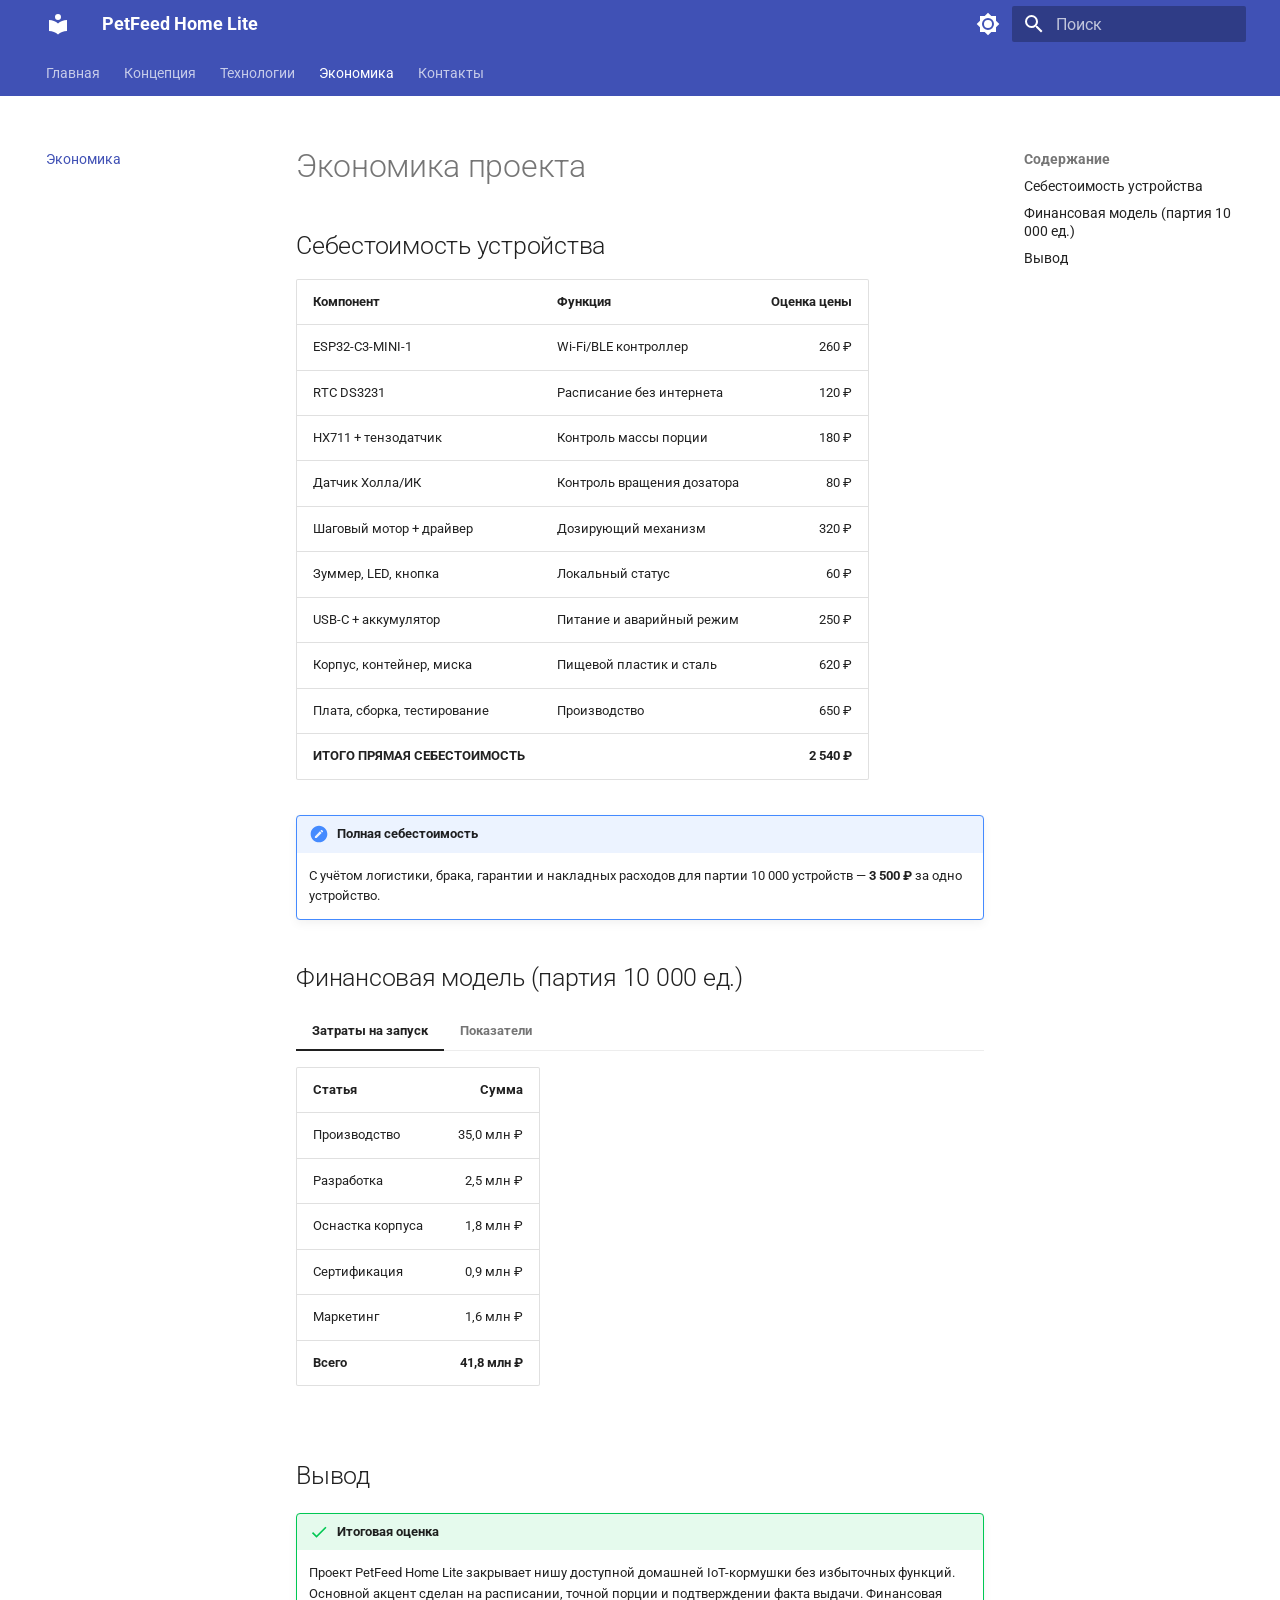
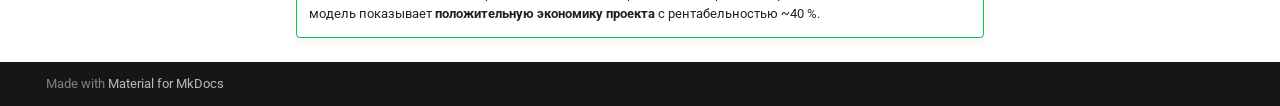
<file: economics/index.html>
<!doctype html>
<html lang="ru" class="no-js">
  <head>
    
      <meta charset="utf-8">
      <meta name="viewport" content="width=device-width,initial-scale=1">
      
        <meta name="description" content="Умная IoT-кормушка для домашних животных">
      
      
        <meta name="author" content="Новиков Алексей">
      
      
        <link rel="canonical" href="https://uralnaveki.github.io/devops-lab-novikov/economics/">
      
      
        <link rel="prev" href="../tech/">
      
      
        <link rel="next" href="../contacts/">
      
      
        
      
      
      <link rel="icon" href="../assets/images/favicon.png">
      <meta name="generator" content="mkdocs-1.6.1, mkdocs-material-9.7.7">
    
    
      
        <title>Экономика - PetFeed Home Lite</title>
      
    
    
      <link rel="stylesheet" href="../assets/stylesheets/main.ec1eaa64.min.css">
      
        
        <link rel="stylesheet" href="../assets/stylesheets/palette.ab4e12ef.min.css">
      
      


    
    
      
    
    
      
        
        
        <link rel="preconnect" href="https://fonts.gstatic.com" crossorigin>
        <link rel="stylesheet" href="https://fonts.googleapis.com/css?family=Roboto:300,300i,400,400i,700,700i%7CRoboto+Mono:400,400i,700,700i&display=fallback">
        <style>:root{--md-text-font:"Roboto";--md-code-font:"Roboto Mono"}</style>
      
    
    
      <link rel="stylesheet" href="../assets/stylesheets/hero.css">
    
    <script>__md_scope=new URL("..",location),__md_hash=e=>[...e].reduce(((e,_)=>(e<<5)-e+_.charCodeAt(0)),0),__md_get=(e,_=localStorage,t=__md_scope)=>JSON.parse(_.getItem(t.pathname+"."+e)),__md_set=(e,_,t=localStorage,a=__md_scope)=>{try{t.setItem(a.pathname+"."+e,JSON.stringify(_))}catch(e){}}</script>
    
      

    
    
  </head>
  
  
    
    
      
    
    
    
    
    <body dir="ltr" data-md-color-scheme="default" data-md-color-primary="indigo" data-md-color-accent="indigo">
  
    
    <input class="md-toggle" data-md-toggle="drawer" type="checkbox" id="__drawer" autocomplete="off">
    <input class="md-toggle" data-md-toggle="search" type="checkbox" id="__search" autocomplete="off">
    <label class="md-overlay" for="__drawer"></label>
    <div data-md-component="skip">
      
        
        <a href="#_1" class="md-skip">
          Перейти к содержанию
        </a>
      
    </div>
    <div data-md-component="announce">
      
    </div>
    
    
      

<header class="md-header" data-md-component="header">
  <nav class="md-header__inner md-grid" aria-label="Верхний колонтитул">
    <a href=".." title="PetFeed Home Lite" class="md-header__button md-logo" aria-label="PetFeed Home Lite" data-md-component="logo">
      
  
  <svg xmlns="http://www.w3.org/2000/svg" viewBox="0 0 24 24"><path d="M12 8a3 3 0 0 0 3-3 3 3 0 0 0-3-3 3 3 0 0 0-3 3 3 3 0 0 0 3 3m0 3.54C9.64 9.35 6.5 8 3 8v11c3.5 0 6.64 1.35 9 3.54 2.36-2.19 5.5-3.54 9-3.54V8c-3.5 0-6.64 1.35-9 3.54"/></svg>

    </a>
    <label class="md-header__button md-icon" for="__drawer">
      
      <svg xmlns="http://www.w3.org/2000/svg" viewBox="0 0 24 24"><path d="M3 6h18v2H3zm0 5h18v2H3zm0 5h18v2H3z"/></svg>
    </label>
    <div class="md-header__title" data-md-component="header-title">
      <div class="md-header__ellipsis">
        <div class="md-header__topic">
          <span class="md-ellipsis">
            PetFeed Home Lite
          </span>
        </div>
        <div class="md-header__topic" data-md-component="header-topic">
          <span class="md-ellipsis">
            
              Экономика
            
          </span>
        </div>
      </div>
    </div>
    
      
        <form class="md-header__option" data-md-component="palette">
  
    
    
    
    <input class="md-option" data-md-color-media="(prefers-color-scheme: light)" data-md-color-scheme="default" data-md-color-primary="indigo" data-md-color-accent="indigo"  aria-label="Переключить на темную тему"  type="radio" name="__palette" id="__palette_0">
    
      <label class="md-header__button md-icon" title="Переключить на темную тему" for="__palette_1" hidden>
        <svg xmlns="http://www.w3.org/2000/svg" viewBox="0 0 24 24"><path d="M12 8a4 4 0 0 0-4 4 4 4 0 0 0 4 4 4 4 0 0 0 4-4 4 4 0 0 0-4-4m0 10a6 6 0 0 1-6-6 6 6 0 0 1 6-6 6 6 0 0 1 6 6 6 6 0 0 1-6 6m8-9.31V4h-4.69L12 .69 8.69 4H4v4.69L.69 12 4 15.31V20h4.69L12 23.31 15.31 20H20v-4.69L23.31 12z"/></svg>
      </label>
    
  
    
    
    
    <input class="md-option" data-md-color-media="(prefers-color-scheme: dark)" data-md-color-scheme="slate" data-md-color-primary="indigo" data-md-color-accent="indigo"  aria-label="Переключить на светлую тему"  type="radio" name="__palette" id="__palette_1">
    
      <label class="md-header__button md-icon" title="Переключить на светлую тему" for="__palette_0" hidden>
        <svg xmlns="http://www.w3.org/2000/svg" viewBox="0 0 24 24"><path d="M12 18c-.89 0-1.74-.2-2.5-.55C11.56 16.5 13 14.42 13 12s-1.44-4.5-3.5-5.45C10.26 6.2 11.11 6 12 6a6 6 0 0 1 6 6 6 6 0 0 1-6 6m8-9.31V4h-4.69L12 .69 8.69 4H4v4.69L.69 12 4 15.31V20h4.69L12 23.31 15.31 20H20v-4.69L23.31 12z"/></svg>
      </label>
    
  
</form>
      
    
    
      <script>var palette=__md_get("__palette");if(palette&&palette.color){if("(prefers-color-scheme)"===palette.color.media){var media=matchMedia("(prefers-color-scheme: light)"),input=document.querySelector(media.matches?"[data-md-color-media='(prefers-color-scheme: light)']":"[data-md-color-media='(prefers-color-scheme: dark)']");palette.color.media=input.getAttribute("data-md-color-media"),palette.color.scheme=input.getAttribute("data-md-color-scheme"),palette.color.primary=input.getAttribute("data-md-color-primary"),palette.color.accent=input.getAttribute("data-md-color-accent")}for(var[key,value]of Object.entries(palette.color))document.body.setAttribute("data-md-color-"+key,value)}</script>
    
    
    
      
      
        <label class="md-header__button md-icon" for="__search">
          
          <svg xmlns="http://www.w3.org/2000/svg" viewBox="0 0 24 24"><path d="M9.5 3A6.5 6.5 0 0 1 16 9.5c0 1.61-.59 3.09-1.56 4.23l.27.27h.79l5 5-1.5 1.5-5-5v-.79l-.27-.27A6.52 6.52 0 0 1 9.5 16 6.5 6.5 0 0 1 3 9.5 6.5 6.5 0 0 1 9.5 3m0 2C7 5 5 7 5 9.5S7 14 9.5 14 14 12 14 9.5 12 5 9.5 5"/></svg>
        </label>
        <div class="md-search" data-md-component="search" role="dialog">
  <label class="md-search__overlay" for="__search"></label>
  <div class="md-search__inner" role="search">
    <form class="md-search__form" name="search">
      <input type="text" class="md-search__input" name="query" aria-label="Поиск" placeholder="Поиск" autocapitalize="off" autocorrect="off" autocomplete="off" spellcheck="false" data-md-component="search-query" required>
      <label class="md-search__icon md-icon" for="__search">
        
        <svg xmlns="http://www.w3.org/2000/svg" viewBox="0 0 24 24"><path d="M9.5 3A6.5 6.5 0 0 1 16 9.5c0 1.61-.59 3.09-1.56 4.23l.27.27h.79l5 5-1.5 1.5-5-5v-.79l-.27-.27A6.52 6.52 0 0 1 9.5 16 6.5 6.5 0 0 1 3 9.5 6.5 6.5 0 0 1 9.5 3m0 2C7 5 5 7 5 9.5S7 14 9.5 14 14 12 14 9.5 12 5 9.5 5"/></svg>
        
        <svg xmlns="http://www.w3.org/2000/svg" viewBox="0 0 24 24"><path d="M20 11v2H8l5.5 5.5-1.42 1.42L4.16 12l7.92-7.92L13.5 5.5 8 11z"/></svg>
      </label>
      <nav class="md-search__options" aria-label="Поиск">
        
          <a href="javascript:void(0)" class="md-search__icon md-icon" title="Поделиться" aria-label="Поделиться" data-clipboard data-clipboard-text="" data-md-component="search-share" tabindex="-1">
            
            <svg xmlns="http://www.w3.org/2000/svg" viewBox="0 0 24 24"><path d="M18 16.08c-.76 0-1.44.3-1.96.77L8.91 12.7c.05-.23.09-.46.09-.7s-.04-.47-.09-.7l7.05-4.11c.54.5 1.25.81 2.04.81a3 3 0 0 0 3-3 3 3 0 0 0-3-3 3 3 0 0 0-3 3c0 .24.04.47.09.7L8.04 9.81C7.5 9.31 6.79 9 6 9a3 3 0 0 0-3 3 3 3 0 0 0 3 3c.79 0 1.5-.31 2.04-.81l7.12 4.15c-.05.21-.08.43-.08.66 0 1.61 1.31 2.91 2.92 2.91s2.92-1.3 2.92-2.91A2.92 2.92 0 0 0 18 16.08"/></svg>
          </a>
        
        <button type="reset" class="md-search__icon md-icon" title="Очистить" aria-label="Очистить" tabindex="-1">
          
          <svg xmlns="http://www.w3.org/2000/svg" viewBox="0 0 24 24"><path d="M19 6.41 17.59 5 12 10.59 6.41 5 5 6.41 10.59 12 5 17.59 6.41 19 12 13.41 17.59 19 19 17.59 13.41 12z"/></svg>
        </button>
      </nav>
      
    </form>
    <div class="md-search__output">
      <div class="md-search__scrollwrap" tabindex="0" data-md-scrollfix>
        <div class="md-search-result" data-md-component="search-result">
          <div class="md-search-result__meta">
            Инициализация поиска
          </div>
          <ol class="md-search-result__list" role="presentation"></ol>
        </div>
      </div>
    </div>
  </div>
</div>
      
    
    
  </nav>
  
</header>
    
    <div class="md-container" data-md-component="container">
      
      
        
          
            
<nav class="md-tabs" aria-label="Вкладки" data-md-component="tabs">
  <div class="md-grid">
    <ul class="md-tabs__list">
      
        
  
  
  
  
    <li class="md-tabs__item">
      <a href=".." class="md-tabs__link">
        
  
  
    
  
  Главная

      </a>
    </li>
  

      
        
  
  
  
  
    <li class="md-tabs__item">
      <a href="../concept/" class="md-tabs__link">
        
  
  
    
  
  Концепция

      </a>
    </li>
  

      
        
  
  
  
  
    <li class="md-tabs__item">
      <a href="../tech/" class="md-tabs__link">
        
  
  
    
  
  Технологии

      </a>
    </li>
  

      
        
  
  
  
    
  
  
    <li class="md-tabs__item md-tabs__item--active">
      <a href="./" class="md-tabs__link">
        
  
  
    
  
  Экономика

      </a>
    </li>
  

      
        
  
  
  
  
    <li class="md-tabs__item">
      <a href="../contacts/" class="md-tabs__link">
        
  
  
    
  
  Контакты

      </a>
    </li>
  

      
    </ul>
  </div>
</nav>
          
        
      
      <main class="md-main" data-md-component="main">
        <div class="md-main__inner md-grid">
          
            
              
              <div class="md-sidebar md-sidebar--primary" data-md-component="sidebar" data-md-type="navigation" >
                <div class="md-sidebar__scrollwrap">
                  <div class="md-sidebar__inner">
                    


  


<nav class="md-nav md-nav--primary md-nav--lifted" aria-label="Навигация" data-md-level="0">
  <label class="md-nav__title" for="__drawer">
    <a href=".." title="PetFeed Home Lite" class="md-nav__button md-logo" aria-label="PetFeed Home Lite" data-md-component="logo">
      
  
  <svg xmlns="http://www.w3.org/2000/svg" viewBox="0 0 24 24"><path d="M12 8a3 3 0 0 0 3-3 3 3 0 0 0-3-3 3 3 0 0 0-3 3 3 3 0 0 0 3 3m0 3.54C9.64 9.35 6.5 8 3 8v11c3.5 0 6.64 1.35 9 3.54 2.36-2.19 5.5-3.54 9-3.54V8c-3.5 0-6.64 1.35-9 3.54"/></svg>

    </a>
    PetFeed Home Lite
  </label>
  
  <ul class="md-nav__list" data-md-scrollfix>
    
      
      
  
  
  
  
    <li class="md-nav__item">
      <a href=".." class="md-nav__link">
        
  
  
  <span class="md-ellipsis">
    
  
    Главная
  

    
  </span>
  
  

      </a>
    </li>
  

    
      
      
  
  
  
  
    <li class="md-nav__item">
      <a href="../concept/" class="md-nav__link">
        
  
  
  <span class="md-ellipsis">
    
  
    Концепция
  

    
  </span>
  
  

      </a>
    </li>
  

    
      
      
  
  
  
  
    <li class="md-nav__item">
      <a href="../tech/" class="md-nav__link">
        
  
  
  <span class="md-ellipsis">
    
  
    Технологии
  

    
  </span>
  
  

      </a>
    </li>
  

    
      
      
  
  
    
  
  
  
    <li class="md-nav__item md-nav__item--active">
      
      <input class="md-nav__toggle md-toggle" type="checkbox" id="__toc">
      
      
        
      
      
        <label class="md-nav__link md-nav__link--active" for="__toc">
          
  
  
  <span class="md-ellipsis">
    
  
    Экономика
  

    
  </span>
  
  

          <span class="md-nav__icon md-icon"></span>
        </label>
      
      <a href="./" class="md-nav__link md-nav__link--active">
        
  
  
  <span class="md-ellipsis">
    
  
    Экономика
  

    
  </span>
  
  

      </a>
      
        

<nav class="md-nav md-nav--secondary" aria-label="Содержание">
  
  
  
    
  
  
    <label class="md-nav__title" for="__toc">
      <span class="md-nav__icon md-icon"></span>
      Содержание
    </label>
    <ul class="md-nav__list" data-md-component="toc" data-md-scrollfix>
      
        <li class="md-nav__item">
  <a href="#_2" class="md-nav__link">
    <span class="md-ellipsis">
      
        Себестоимость устройства
      
    </span>
  </a>
  
</li>
      
        <li class="md-nav__item">
  <a href="#10-000" class="md-nav__link">
    <span class="md-ellipsis">
      
        Финансовая модель (партия 10 000 ед.)
      
    </span>
  </a>
  
</li>
      
        <li class="md-nav__item">
  <a href="#_3" class="md-nav__link">
    <span class="md-ellipsis">
      
        Вывод
      
    </span>
  </a>
  
</li>
      
    </ul>
  
</nav>
      
    </li>
  

    
      
      
  
  
  
  
    <li class="md-nav__item">
      <a href="../contacts/" class="md-nav__link">
        
  
  
  <span class="md-ellipsis">
    
  
    Контакты
  

    
  </span>
  
  

      </a>
    </li>
  

    
  </ul>
</nav>
                  </div>
                </div>
              </div>
            
            
              
              <div class="md-sidebar md-sidebar--secondary" data-md-component="sidebar" data-md-type="toc" >
                <div class="md-sidebar__scrollwrap">
                  <div class="md-sidebar__inner">
                    

<nav class="md-nav md-nav--secondary" aria-label="Содержание">
  
  
  
    
  
  
    <label class="md-nav__title" for="__toc">
      <span class="md-nav__icon md-icon"></span>
      Содержание
    </label>
    <ul class="md-nav__list" data-md-component="toc" data-md-scrollfix>
      
        <li class="md-nav__item">
  <a href="#_2" class="md-nav__link">
    <span class="md-ellipsis">
      
        Себестоимость устройства
      
    </span>
  </a>
  
</li>
      
        <li class="md-nav__item">
  <a href="#10-000" class="md-nav__link">
    <span class="md-ellipsis">
      
        Финансовая модель (партия 10 000 ед.)
      
    </span>
  </a>
  
</li>
      
        <li class="md-nav__item">
  <a href="#_3" class="md-nav__link">
    <span class="md-ellipsis">
      
        Вывод
      
    </span>
  </a>
  
</li>
      
    </ul>
  
</nav>
                  </div>
                </div>
              </div>
            
          
          
            <div class="md-content" data-md-component="content">
              
              <article class="md-content__inner md-typeset">
                
                  



<h1 id="_1">Экономика проекта</h1>
<h2 id="_2">Себестоимость устройства</h2>
<table>
<thead>
<tr>
<th style="text-align: left;">Компонент</th>
<th style="text-align: left;">Функция</th>
<th style="text-align: right;">Оценка цены</th>
</tr>
</thead>
<tbody>
<tr>
<td style="text-align: left;">ESP32-C3-MINI-1</td>
<td style="text-align: left;">Wi-Fi/BLE контроллер</td>
<td style="text-align: right;">260 ₽</td>
</tr>
<tr>
<td style="text-align: left;">RTC DS3231</td>
<td style="text-align: left;">Расписание без интернета</td>
<td style="text-align: right;">120 ₽</td>
</tr>
<tr>
<td style="text-align: left;">HX711 + тензодатчик</td>
<td style="text-align: left;">Контроль массы порции</td>
<td style="text-align: right;">180 ₽</td>
</tr>
<tr>
<td style="text-align: left;">Датчик Холла/ИК</td>
<td style="text-align: left;">Контроль вращения дозатора</td>
<td style="text-align: right;">80 ₽</td>
</tr>
<tr>
<td style="text-align: left;">Шаговый мотор + драйвер</td>
<td style="text-align: left;">Дозирующий механизм</td>
<td style="text-align: right;">320 ₽</td>
</tr>
<tr>
<td style="text-align: left;">Зуммер, LED, кнопка</td>
<td style="text-align: left;">Локальный статус</td>
<td style="text-align: right;">60 ₽</td>
</tr>
<tr>
<td style="text-align: left;">USB-C + аккумулятор</td>
<td style="text-align: left;">Питание и аварийный режим</td>
<td style="text-align: right;">250 ₽</td>
</tr>
<tr>
<td style="text-align: left;">Корпус, контейнер, миска</td>
<td style="text-align: left;">Пищевой пластик и сталь</td>
<td style="text-align: right;">620 ₽</td>
</tr>
<tr>
<td style="text-align: left;">Плата, сборка, тестирование</td>
<td style="text-align: left;">Производство</td>
<td style="text-align: right;">650 ₽</td>
</tr>
<tr>
<td style="text-align: left;"><strong>ИТОГО ПРЯМАЯ СЕБЕСТОИМОСТЬ</strong></td>
<td style="text-align: left;"></td>
<td style="text-align: right;"><strong>2 540 ₽</strong></td>
</tr>
</tbody>
</table>
<div class="admonition note">
<p class="admonition-title">Полная себестоимость</p>
<p>С учётом логистики, брака, гарантии и накладных расходов для партии 10 000 устройств — <strong>3 500 ₽</strong> за одно устройство.</p>
</div>
<h2 id="10-000">Финансовая модель (партия 10 000 ед.)</h2>
<div class="tabbed-set tabbed-alternate" data-tabs="1:2"><input checked="checked" id="__tabbed_1_1" name="__tabbed_1" type="radio" /><input id="__tabbed_1_2" name="__tabbed_1" type="radio" /><div class="tabbed-labels"><label for="__tabbed_1_1">Затраты на запуск</label><label for="__tabbed_1_2">Показатели</label></div>
<div class="tabbed-content">
<div class="tabbed-block">
<table>
<thead>
<tr>
<th style="text-align: left;">Статья</th>
<th style="text-align: right;">Сумма</th>
</tr>
</thead>
<tbody>
<tr>
<td style="text-align: left;">Производство</td>
<td style="text-align: right;">35,0 млн ₽</td>
</tr>
<tr>
<td style="text-align: left;">Разработка</td>
<td style="text-align: right;">2,5 млн ₽</td>
</tr>
<tr>
<td style="text-align: left;">Оснастка корпуса</td>
<td style="text-align: right;">1,8 млн ₽</td>
</tr>
<tr>
<td style="text-align: left;">Сертификация</td>
<td style="text-align: right;">0,9 млн ₽</td>
</tr>
<tr>
<td style="text-align: left;">Маркетинг</td>
<td style="text-align: right;">1,6 млн ₽</td>
</tr>
<tr>
<td style="text-align: left;"><strong>Всего</strong></td>
<td style="text-align: right;"><strong>41,8 млн ₽</strong></td>
</tr>
</tbody>
</table>
</div>
<div class="tabbed-block">
<table>
<thead>
<tr>
<th style="text-align: left;">Показатель</th>
<th style="text-align: right;">Значение</th>
</tr>
</thead>
<tbody>
<tr>
<td style="text-align: left;">Розничная цена</td>
<td style="text-align: right;">6 990 ₽</td>
</tr>
<tr>
<td style="text-align: left;">Выручка</td>
<td style="text-align: right;">69,9 млн ₽</td>
</tr>
<tr>
<td style="text-align: left;">Прибыль до налога</td>
<td style="text-align: right;">28,1 млн ₽</td>
</tr>
<tr>
<td style="text-align: left;">Чистая прибыль</td>
<td style="text-align: right;">22,5 млн ₽</td>
</tr>
<tr>
<td style="text-align: left;"><strong>Рентабельность</strong></td>
<td style="text-align: right;"><strong>~40,2 %</strong></td>
</tr>
</tbody>
</table>
</div>
</div>
</div>
<h2 id="_3">Вывод</h2>
<div class="admonition success">
<p class="admonition-title">Итоговая оценка</p>
<p>Проект PetFeed Home Lite закрывает нишу доступной домашней IoT-кормушки без избыточных функций. Основной акцент сделан на расписании, точной порции и подтверждении факта выдачи. Финансовая модель показывает <strong>положительную экономику проекта</strong> с рентабельностью ~40 %.</p>
</div>












                
              </article>
            </div>
          
          
<script>var target=document.getElementById(location.hash.slice(1));target&&target.name&&(target.checked=target.name.startsWith("__tabbed_"))</script>
        </div>
        
          <button type="button" class="md-top md-icon" data-md-component="top" hidden>
  
  <svg xmlns="http://www.w3.org/2000/svg" viewBox="0 0 24 24"><path d="M13 20h-2V8l-5.5 5.5-1.42-1.42L12 4.16l7.92 7.92-1.42 1.42L13 8z"/></svg>
  К началу
</button>
        
      </main>
      
        <footer class="md-footer">
  
  <div class="md-footer-meta md-typeset">
    <div class="md-footer-meta__inner md-grid">
      <div class="md-copyright">
  
  
    Made with
    <a href="https://squidfunk.github.io/mkdocs-material/" target="_blank" rel="noopener">
      Material for MkDocs
    </a>
  
</div>
      
    </div>
  </div>
</footer>
      
    </div>
    <div class="md-dialog" data-md-component="dialog">
      <div class="md-dialog__inner md-typeset"></div>
    </div>
    
    
    
      
      
      <script id="__config" type="application/json">{"annotate": null, "base": "..", "features": ["navigation.tabs", "navigation.sections", "navigation.top", "search.highlight", "search.share", "content.code.copy"], "search": "../assets/javascripts/workers/search.2c215733.min.js", "tags": null, "translations": {"clipboard.copied": "\u0421\u043a\u043e\u043f\u0438\u0440\u043e\u0432\u0430\u043d\u043e \u0432 \u0431\u0443\u0444\u0435\u0440", "clipboard.copy": "\u041a\u043e\u043f\u0438\u0440\u043e\u0432\u0430\u0442\u044c \u0432 \u0431\u0443\u0444\u0435\u0440", "search.result.more.one": "\u0415\u0449\u0451 1 \u043d\u0430 \u044d\u0442\u043e\u0439 \u0441\u0442\u0440\u0430\u043d\u0438\u0446\u0435", "search.result.more.other": "\u0415\u0449\u0451 # \u043d\u0430 \u044d\u0442\u043e\u0439 \u0441\u0442\u0440\u0430\u043d\u0438\u0446\u0435", "search.result.none": "\u0421\u043e\u0432\u043f\u0430\u0434\u0435\u043d\u0438\u0439 \u043d\u0435 \u043d\u0430\u0439\u0434\u0435\u043d\u043e", "search.result.one": "\u041d\u0430\u0439\u0434\u0435\u043d\u043e 1 \u0441\u043e\u0432\u043f\u0430\u0434\u0435\u043d\u0438\u0435", "search.result.other": "\u041d\u0430\u0439\u0434\u0435\u043d\u043e \u0441\u043e\u0432\u043f\u0430\u0434\u0435\u043d\u0438\u0439: #", "search.result.placeholder": "\u041d\u0430\u0447\u043d\u0438\u0442\u0435 \u043f\u0435\u0447\u0430\u0442\u0430\u0442\u044c \u0434\u043b\u044f \u043f\u043e\u0438\u0441\u043a\u0430", "search.result.term.missing": "\u041e\u0442\u0441\u0443\u0442\u0441\u0442\u0432\u0443\u0435\u0442", "select.version": "\u0412\u044b\u0431\u0435\u0440\u0438\u0442\u0435 \u0432\u0435\u0440\u0441\u0438\u044e"}, "version": null}</script>
    
    
      <script src="../assets/javascripts/bundle.d7400e89.min.js"></script>
      
    
  </body>
</html>
</file>
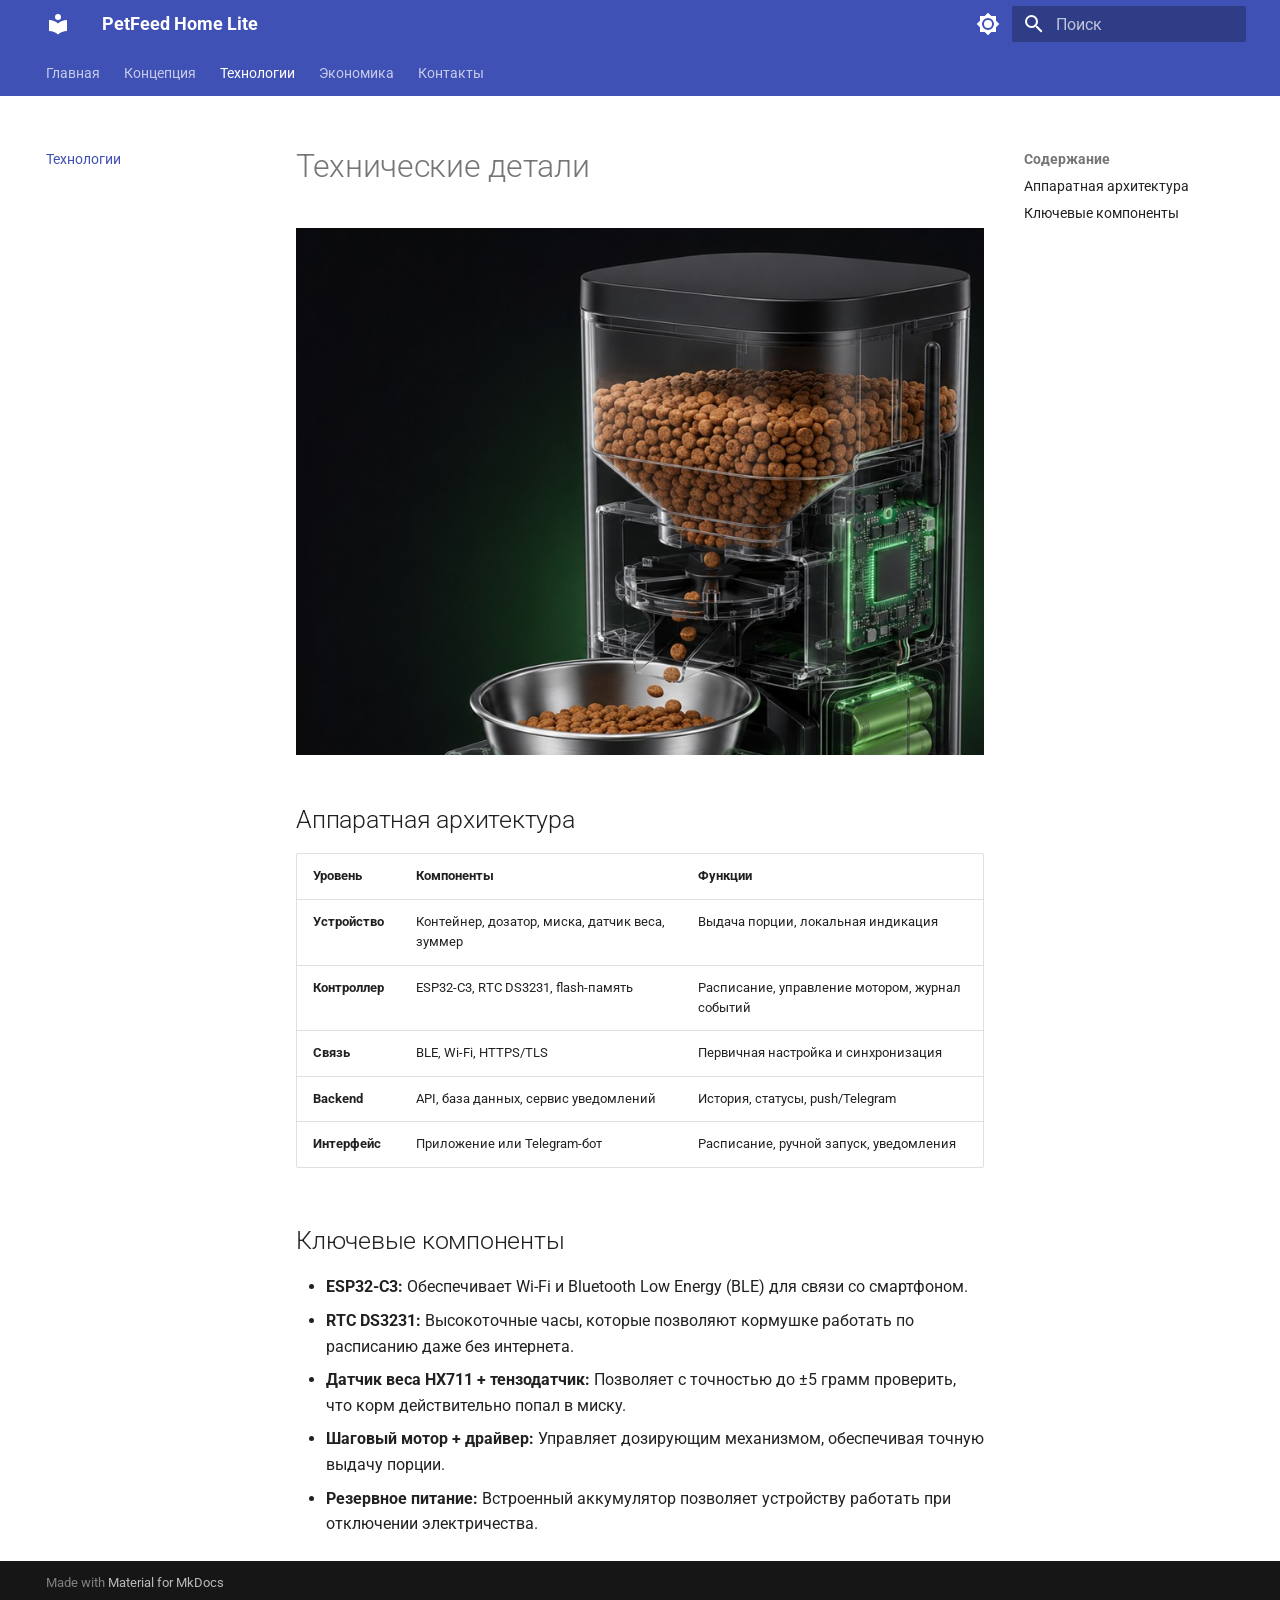
<file: tech/index.html>
<!doctype html>
<html lang="ru" class="no-js">
  <head>
    
      <meta charset="utf-8">
      <meta name="viewport" content="width=device-width,initial-scale=1">
      
        <meta name="description" content="Умная IoT-кормушка для домашних животных">
      
      
        <meta name="author" content="Новиков Алексей">
      
      
        <link rel="canonical" href="https://uralnaveki.github.io/devops-lab-novikov/tech/">
      
      
        <link rel="prev" href="../concept/">
      
      
        <link rel="next" href="../economics/">
      
      
        
      
      
      <link rel="icon" href="../assets/images/favicon.png">
      <meta name="generator" content="mkdocs-1.6.1, mkdocs-material-9.7.7">
    
    
      
        <title>Технологии - PetFeed Home Lite</title>
      
    
    
      <link rel="stylesheet" href="../assets/stylesheets/main.ec1eaa64.min.css">
      
        
        <link rel="stylesheet" href="../assets/stylesheets/palette.ab4e12ef.min.css">
      
      


    
    
      
    
    
      
        
        
        <link rel="preconnect" href="https://fonts.gstatic.com" crossorigin>
        <link rel="stylesheet" href="https://fonts.googleapis.com/css?family=Roboto:300,300i,400,400i,700,700i%7CRoboto+Mono:400,400i,700,700i&display=fallback">
        <style>:root{--md-text-font:"Roboto";--md-code-font:"Roboto Mono"}</style>
      
    
    
      <link rel="stylesheet" href="../assets/stylesheets/hero.css">
    
    <script>__md_scope=new URL("..",location),__md_hash=e=>[...e].reduce(((e,_)=>(e<<5)-e+_.charCodeAt(0)),0),__md_get=(e,_=localStorage,t=__md_scope)=>JSON.parse(_.getItem(t.pathname+"."+e)),__md_set=(e,_,t=localStorage,a=__md_scope)=>{try{t.setItem(a.pathname+"."+e,JSON.stringify(_))}catch(e){}}</script>
    
      

    
    
  </head>
  
  
    
    
      
    
    
    
    
    <body dir="ltr" data-md-color-scheme="default" data-md-color-primary="indigo" data-md-color-accent="indigo">
  
    
    <input class="md-toggle" data-md-toggle="drawer" type="checkbox" id="__drawer" autocomplete="off">
    <input class="md-toggle" data-md-toggle="search" type="checkbox" id="__search" autocomplete="off">
    <label class="md-overlay" for="__drawer"></label>
    <div data-md-component="skip">
      
        
        <a href="#_1" class="md-skip">
          Перейти к содержанию
        </a>
      
    </div>
    <div data-md-component="announce">
      
    </div>
    
    
      

<header class="md-header" data-md-component="header">
  <nav class="md-header__inner md-grid" aria-label="Верхний колонтитул">
    <a href=".." title="PetFeed Home Lite" class="md-header__button md-logo" aria-label="PetFeed Home Lite" data-md-component="logo">
      
  
  <svg xmlns="http://www.w3.org/2000/svg" viewBox="0 0 24 24"><path d="M12 8a3 3 0 0 0 3-3 3 3 0 0 0-3-3 3 3 0 0 0-3 3 3 3 0 0 0 3 3m0 3.54C9.64 9.35 6.5 8 3 8v11c3.5 0 6.64 1.35 9 3.54 2.36-2.19 5.5-3.54 9-3.54V8c-3.5 0-6.64 1.35-9 3.54"/></svg>

    </a>
    <label class="md-header__button md-icon" for="__drawer">
      
      <svg xmlns="http://www.w3.org/2000/svg" viewBox="0 0 24 24"><path d="M3 6h18v2H3zm0 5h18v2H3zm0 5h18v2H3z"/></svg>
    </label>
    <div class="md-header__title" data-md-component="header-title">
      <div class="md-header__ellipsis">
        <div class="md-header__topic">
          <span class="md-ellipsis">
            PetFeed Home Lite
          </span>
        </div>
        <div class="md-header__topic" data-md-component="header-topic">
          <span class="md-ellipsis">
            
              Технологии
            
          </span>
        </div>
      </div>
    </div>
    
      
        <form class="md-header__option" data-md-component="palette">
  
    
    
    
    <input class="md-option" data-md-color-media="(prefers-color-scheme: light)" data-md-color-scheme="default" data-md-color-primary="indigo" data-md-color-accent="indigo"  aria-label="Переключить на темную тему"  type="radio" name="__palette" id="__palette_0">
    
      <label class="md-header__button md-icon" title="Переключить на темную тему" for="__palette_1" hidden>
        <svg xmlns="http://www.w3.org/2000/svg" viewBox="0 0 24 24"><path d="M12 8a4 4 0 0 0-4 4 4 4 0 0 0 4 4 4 4 0 0 0 4-4 4 4 0 0 0-4-4m0 10a6 6 0 0 1-6-6 6 6 0 0 1 6-6 6 6 0 0 1 6 6 6 6 0 0 1-6 6m8-9.31V4h-4.69L12 .69 8.69 4H4v4.69L.69 12 4 15.31V20h4.69L12 23.31 15.31 20H20v-4.69L23.31 12z"/></svg>
      </label>
    
  
    
    
    
    <input class="md-option" data-md-color-media="(prefers-color-scheme: dark)" data-md-color-scheme="slate" data-md-color-primary="indigo" data-md-color-accent="indigo"  aria-label="Переключить на светлую тему"  type="radio" name="__palette" id="__palette_1">
    
      <label class="md-header__button md-icon" title="Переключить на светлую тему" for="__palette_0" hidden>
        <svg xmlns="http://www.w3.org/2000/svg" viewBox="0 0 24 24"><path d="M12 18c-.89 0-1.74-.2-2.5-.55C11.56 16.5 13 14.42 13 12s-1.44-4.5-3.5-5.45C10.26 6.2 11.11 6 12 6a6 6 0 0 1 6 6 6 6 0 0 1-6 6m8-9.31V4h-4.69L12 .69 8.69 4H4v4.69L.69 12 4 15.31V20h4.69L12 23.31 15.31 20H20v-4.69L23.31 12z"/></svg>
      </label>
    
  
</form>
      
    
    
      <script>var palette=__md_get("__palette");if(palette&&palette.color){if("(prefers-color-scheme)"===palette.color.media){var media=matchMedia("(prefers-color-scheme: light)"),input=document.querySelector(media.matches?"[data-md-color-media='(prefers-color-scheme: light)']":"[data-md-color-media='(prefers-color-scheme: dark)']");palette.color.media=input.getAttribute("data-md-color-media"),palette.color.scheme=input.getAttribute("data-md-color-scheme"),palette.color.primary=input.getAttribute("data-md-color-primary"),palette.color.accent=input.getAttribute("data-md-color-accent")}for(var[key,value]of Object.entries(palette.color))document.body.setAttribute("data-md-color-"+key,value)}</script>
    
    
    
      
      
        <label class="md-header__button md-icon" for="__search">
          
          <svg xmlns="http://www.w3.org/2000/svg" viewBox="0 0 24 24"><path d="M9.5 3A6.5 6.5 0 0 1 16 9.5c0 1.61-.59 3.09-1.56 4.23l.27.27h.79l5 5-1.5 1.5-5-5v-.79l-.27-.27A6.52 6.52 0 0 1 9.5 16 6.5 6.5 0 0 1 3 9.5 6.5 6.5 0 0 1 9.5 3m0 2C7 5 5 7 5 9.5S7 14 9.5 14 14 12 14 9.5 12 5 9.5 5"/></svg>
        </label>
        <div class="md-search" data-md-component="search" role="dialog">
  <label class="md-search__overlay" for="__search"></label>
  <div class="md-search__inner" role="search">
    <form class="md-search__form" name="search">
      <input type="text" class="md-search__input" name="query" aria-label="Поиск" placeholder="Поиск" autocapitalize="off" autocorrect="off" autocomplete="off" spellcheck="false" data-md-component="search-query" required>
      <label class="md-search__icon md-icon" for="__search">
        
        <svg xmlns="http://www.w3.org/2000/svg" viewBox="0 0 24 24"><path d="M9.5 3A6.5 6.5 0 0 1 16 9.5c0 1.61-.59 3.09-1.56 4.23l.27.27h.79l5 5-1.5 1.5-5-5v-.79l-.27-.27A6.52 6.52 0 0 1 9.5 16 6.5 6.5 0 0 1 3 9.5 6.5 6.5 0 0 1 9.5 3m0 2C7 5 5 7 5 9.5S7 14 9.5 14 14 12 14 9.5 12 5 9.5 5"/></svg>
        
        <svg xmlns="http://www.w3.org/2000/svg" viewBox="0 0 24 24"><path d="M20 11v2H8l5.5 5.5-1.42 1.42L4.16 12l7.92-7.92L13.5 5.5 8 11z"/></svg>
      </label>
      <nav class="md-search__options" aria-label="Поиск">
        
          <a href="javascript:void(0)" class="md-search__icon md-icon" title="Поделиться" aria-label="Поделиться" data-clipboard data-clipboard-text="" data-md-component="search-share" tabindex="-1">
            
            <svg xmlns="http://www.w3.org/2000/svg" viewBox="0 0 24 24"><path d="M18 16.08c-.76 0-1.44.3-1.96.77L8.91 12.7c.05-.23.09-.46.09-.7s-.04-.47-.09-.7l7.05-4.11c.54.5 1.25.81 2.04.81a3 3 0 0 0 3-3 3 3 0 0 0-3-3 3 3 0 0 0-3 3c0 .24.04.47.09.7L8.04 9.81C7.5 9.31 6.79 9 6 9a3 3 0 0 0-3 3 3 3 0 0 0 3 3c.79 0 1.5-.31 2.04-.81l7.12 4.15c-.05.21-.08.43-.08.66 0 1.61 1.31 2.91 2.92 2.91s2.92-1.3 2.92-2.91A2.92 2.92 0 0 0 18 16.08"/></svg>
          </a>
        
        <button type="reset" class="md-search__icon md-icon" title="Очистить" aria-label="Очистить" tabindex="-1">
          
          <svg xmlns="http://www.w3.org/2000/svg" viewBox="0 0 24 24"><path d="M19 6.41 17.59 5 12 10.59 6.41 5 5 6.41 10.59 12 5 17.59 6.41 19 12 13.41 17.59 19 19 17.59 13.41 12z"/></svg>
        </button>
      </nav>
      
    </form>
    <div class="md-search__output">
      <div class="md-search__scrollwrap" tabindex="0" data-md-scrollfix>
        <div class="md-search-result" data-md-component="search-result">
          <div class="md-search-result__meta">
            Инициализация поиска
          </div>
          <ol class="md-search-result__list" role="presentation"></ol>
        </div>
      </div>
    </div>
  </div>
</div>
      
    
    
  </nav>
  
</header>
    
    <div class="md-container" data-md-component="container">
      
      
        
          
            
<nav class="md-tabs" aria-label="Вкладки" data-md-component="tabs">
  <div class="md-grid">
    <ul class="md-tabs__list">
      
        
  
  
  
  
    <li class="md-tabs__item">
      <a href=".." class="md-tabs__link">
        
  
  
    
  
  Главная

      </a>
    </li>
  

      
        
  
  
  
  
    <li class="md-tabs__item">
      <a href="../concept/" class="md-tabs__link">
        
  
  
    
  
  Концепция

      </a>
    </li>
  

      
        
  
  
  
    
  
  
    <li class="md-tabs__item md-tabs__item--active">
      <a href="./" class="md-tabs__link">
        
  
  
    
  
  Технологии

      </a>
    </li>
  

      
        
  
  
  
  
    <li class="md-tabs__item">
      <a href="../economics/" class="md-tabs__link">
        
  
  
    
  
  Экономика

      </a>
    </li>
  

      
        
  
  
  
  
    <li class="md-tabs__item">
      <a href="../contacts/" class="md-tabs__link">
        
  
  
    
  
  Контакты

      </a>
    </li>
  

      
    </ul>
  </div>
</nav>
          
        
      
      <main class="md-main" data-md-component="main">
        <div class="md-main__inner md-grid">
          
            
              
              <div class="md-sidebar md-sidebar--primary" data-md-component="sidebar" data-md-type="navigation" >
                <div class="md-sidebar__scrollwrap">
                  <div class="md-sidebar__inner">
                    


  


<nav class="md-nav md-nav--primary md-nav--lifted" aria-label="Навигация" data-md-level="0">
  <label class="md-nav__title" for="__drawer">
    <a href=".." title="PetFeed Home Lite" class="md-nav__button md-logo" aria-label="PetFeed Home Lite" data-md-component="logo">
      
  
  <svg xmlns="http://www.w3.org/2000/svg" viewBox="0 0 24 24"><path d="M12 8a3 3 0 0 0 3-3 3 3 0 0 0-3-3 3 3 0 0 0-3 3 3 3 0 0 0 3 3m0 3.54C9.64 9.35 6.5 8 3 8v11c3.5 0 6.64 1.35 9 3.54 2.36-2.19 5.5-3.54 9-3.54V8c-3.5 0-6.64 1.35-9 3.54"/></svg>

    </a>
    PetFeed Home Lite
  </label>
  
  <ul class="md-nav__list" data-md-scrollfix>
    
      
      
  
  
  
  
    <li class="md-nav__item">
      <a href=".." class="md-nav__link">
        
  
  
  <span class="md-ellipsis">
    
  
    Главная
  

    
  </span>
  
  

      </a>
    </li>
  

    
      
      
  
  
  
  
    <li class="md-nav__item">
      <a href="../concept/" class="md-nav__link">
        
  
  
  <span class="md-ellipsis">
    
  
    Концепция
  

    
  </span>
  
  

      </a>
    </li>
  

    
      
      
  
  
    
  
  
  
    <li class="md-nav__item md-nav__item--active">
      
      <input class="md-nav__toggle md-toggle" type="checkbox" id="__toc">
      
      
        
      
      
        <label class="md-nav__link md-nav__link--active" for="__toc">
          
  
  
  <span class="md-ellipsis">
    
  
    Технологии
  

    
  </span>
  
  

          <span class="md-nav__icon md-icon"></span>
        </label>
      
      <a href="./" class="md-nav__link md-nav__link--active">
        
  
  
  <span class="md-ellipsis">
    
  
    Технологии
  

    
  </span>
  
  

      </a>
      
        

<nav class="md-nav md-nav--secondary" aria-label="Содержание">
  
  
  
    
  
  
    <label class="md-nav__title" for="__toc">
      <span class="md-nav__icon md-icon"></span>
      Содержание
    </label>
    <ul class="md-nav__list" data-md-component="toc" data-md-scrollfix>
      
        <li class="md-nav__item">
  <a href="#_2" class="md-nav__link">
    <span class="md-ellipsis">
      
        Аппаратная архитектура
      
    </span>
  </a>
  
</li>
      
        <li class="md-nav__item">
  <a href="#_3" class="md-nav__link">
    <span class="md-ellipsis">
      
        Ключевые компоненты
      
    </span>
  </a>
  
</li>
      
    </ul>
  
</nav>
      
    </li>
  

    
      
      
  
  
  
  
    <li class="md-nav__item">
      <a href="../economics/" class="md-nav__link">
        
  
  
  <span class="md-ellipsis">
    
  
    Экономика
  

    
  </span>
  
  

      </a>
    </li>
  

    
      
      
  
  
  
  
    <li class="md-nav__item">
      <a href="../contacts/" class="md-nav__link">
        
  
  
  <span class="md-ellipsis">
    
  
    Контакты
  

    
  </span>
  
  

      </a>
    </li>
  

    
  </ul>
</nav>
                  </div>
                </div>
              </div>
            
            
              
              <div class="md-sidebar md-sidebar--secondary" data-md-component="sidebar" data-md-type="toc" >
                <div class="md-sidebar__scrollwrap">
                  <div class="md-sidebar__inner">
                    

<nav class="md-nav md-nav--secondary" aria-label="Содержание">
  
  
  
    
  
  
    <label class="md-nav__title" for="__toc">
      <span class="md-nav__icon md-icon"></span>
      Содержание
    </label>
    <ul class="md-nav__list" data-md-component="toc" data-md-scrollfix>
      
        <li class="md-nav__item">
  <a href="#_2" class="md-nav__link">
    <span class="md-ellipsis">
      
        Аппаратная архитектура
      
    </span>
  </a>
  
</li>
      
        <li class="md-nav__item">
  <a href="#_3" class="md-nav__link">
    <span class="md-ellipsis">
      
        Ключевые компоненты
      
    </span>
  </a>
  
</li>
      
    </ul>
  
</nav>
                  </div>
                </div>
              </div>
            
          
          
            <div class="md-content" data-md-component="content">
              
              <article class="md-content__inner md-typeset">
                
                  



<h1 id="_1">Технические детали</h1>
<p><img alt="Устройство в разрезе" src="../images/feeder_teardown.jpg" /></p>
<h2 id="_2">Аппаратная архитектура</h2>
<table>
<thead>
<tr>
<th style="text-align: left;">Уровень</th>
<th style="text-align: left;">Компоненты</th>
<th style="text-align: left;">Функции</th>
</tr>
</thead>
<tbody>
<tr>
<td style="text-align: left;"><strong>Устройство</strong></td>
<td style="text-align: left;">Контейнер, дозатор, миска, датчик веса, зуммер</td>
<td style="text-align: left;">Выдача порции, локальная индикация</td>
</tr>
<tr>
<td style="text-align: left;"><strong>Контроллер</strong></td>
<td style="text-align: left;">ESP32-C3, RTC DS3231, flash-память</td>
<td style="text-align: left;">Расписание, управление мотором, журнал событий</td>
</tr>
<tr>
<td style="text-align: left;"><strong>Связь</strong></td>
<td style="text-align: left;">BLE, Wi-Fi, HTTPS/TLS</td>
<td style="text-align: left;">Первичная настройка и синхронизация</td>
</tr>
<tr>
<td style="text-align: left;"><strong>Backend</strong></td>
<td style="text-align: left;">API, база данных, сервис уведомлений</td>
<td style="text-align: left;">История, статусы, push/Telegram</td>
</tr>
<tr>
<td style="text-align: left;"><strong>Интерфейс</strong></td>
<td style="text-align: left;">Приложение или Telegram-бот</td>
<td style="text-align: left;">Расписание, ручной запуск, уведомления</td>
</tr>
</tbody>
</table>
<h2 id="_3">Ключевые компоненты</h2>
<ul>
<li><strong>ESP32-C3:</strong> Обеспечивает Wi-Fi и Bluetooth Low Energy (BLE) для связи со смартфоном.</li>
<li><strong>RTC DS3231:</strong> Высокоточные часы, которые позволяют кормушке работать по расписанию даже без интернета.</li>
<li><strong>Датчик веса HX711 + тензодатчик:</strong> Позволяет с точностью до ±5 грамм проверить, что корм действительно попал в миску.</li>
<li><strong>Шаговый мотор + драйвер:</strong> Управляет дозирующим механизмом, обеспечивая точную выдачу порции.</li>
<li><strong>Резервное питание:</strong> Встроенный аккумулятор позволяет устройству работать при отключении электричества.</li>
</ul>












                
              </article>
            </div>
          
          
<script>var target=document.getElementById(location.hash.slice(1));target&&target.name&&(target.checked=target.name.startsWith("__tabbed_"))</script>
        </div>
        
          <button type="button" class="md-top md-icon" data-md-component="top" hidden>
  
  <svg xmlns="http://www.w3.org/2000/svg" viewBox="0 0 24 24"><path d="M13 20h-2V8l-5.5 5.5-1.42-1.42L12 4.16l7.92 7.92-1.42 1.42L13 8z"/></svg>
  К началу
</button>
        
      </main>
      
        <footer class="md-footer">
  
  <div class="md-footer-meta md-typeset">
    <div class="md-footer-meta__inner md-grid">
      <div class="md-copyright">
  
  
    Made with
    <a href="https://squidfunk.github.io/mkdocs-material/" target="_blank" rel="noopener">
      Material for MkDocs
    </a>
  
</div>
      
    </div>
  </div>
</footer>
      
    </div>
    <div class="md-dialog" data-md-component="dialog">
      <div class="md-dialog__inner md-typeset"></div>
    </div>
    
    
    
      
      
      <script id="__config" type="application/json">{"annotate": null, "base": "..", "features": ["navigation.tabs", "navigation.sections", "navigation.top", "search.highlight", "search.share", "content.code.copy"], "search": "../assets/javascripts/workers/search.2c215733.min.js", "tags": null, "translations": {"clipboard.copied": "\u0421\u043a\u043e\u043f\u0438\u0440\u043e\u0432\u0430\u043d\u043e \u0432 \u0431\u0443\u0444\u0435\u0440", "clipboard.copy": "\u041a\u043e\u043f\u0438\u0440\u043e\u0432\u0430\u0442\u044c \u0432 \u0431\u0443\u0444\u0435\u0440", "search.result.more.one": "\u0415\u0449\u0451 1 \u043d\u0430 \u044d\u0442\u043e\u0439 \u0441\u0442\u0440\u0430\u043d\u0438\u0446\u0435", "search.result.more.other": "\u0415\u0449\u0451 # \u043d\u0430 \u044d\u0442\u043e\u0439 \u0441\u0442\u0440\u0430\u043d\u0438\u0446\u0435", "search.result.none": "\u0421\u043e\u0432\u043f\u0430\u0434\u0435\u043d\u0438\u0439 \u043d\u0435 \u043d\u0430\u0439\u0434\u0435\u043d\u043e", "search.result.one": "\u041d\u0430\u0439\u0434\u0435\u043d\u043e 1 \u0441\u043e\u0432\u043f\u0430\u0434\u0435\u043d\u0438\u0435", "search.result.other": "\u041d\u0430\u0439\u0434\u0435\u043d\u043e \u0441\u043e\u0432\u043f\u0430\u0434\u0435\u043d\u0438\u0439: #", "search.result.placeholder": "\u041d\u0430\u0447\u043d\u0438\u0442\u0435 \u043f\u0435\u0447\u0430\u0442\u0430\u0442\u044c \u0434\u043b\u044f \u043f\u043e\u0438\u0441\u043a\u0430", "search.result.term.missing": "\u041e\u0442\u0441\u0443\u0442\u0441\u0442\u0432\u0443\u0435\u0442", "select.version": "\u0412\u044b\u0431\u0435\u0440\u0438\u0442\u0435 \u0432\u0435\u0440\u0441\u0438\u044e"}, "version": null}</script>
    
    
      <script src="../assets/javascripts/bundle.d7400e89.min.js"></script>
      
    
  </body>
</html>
</file>
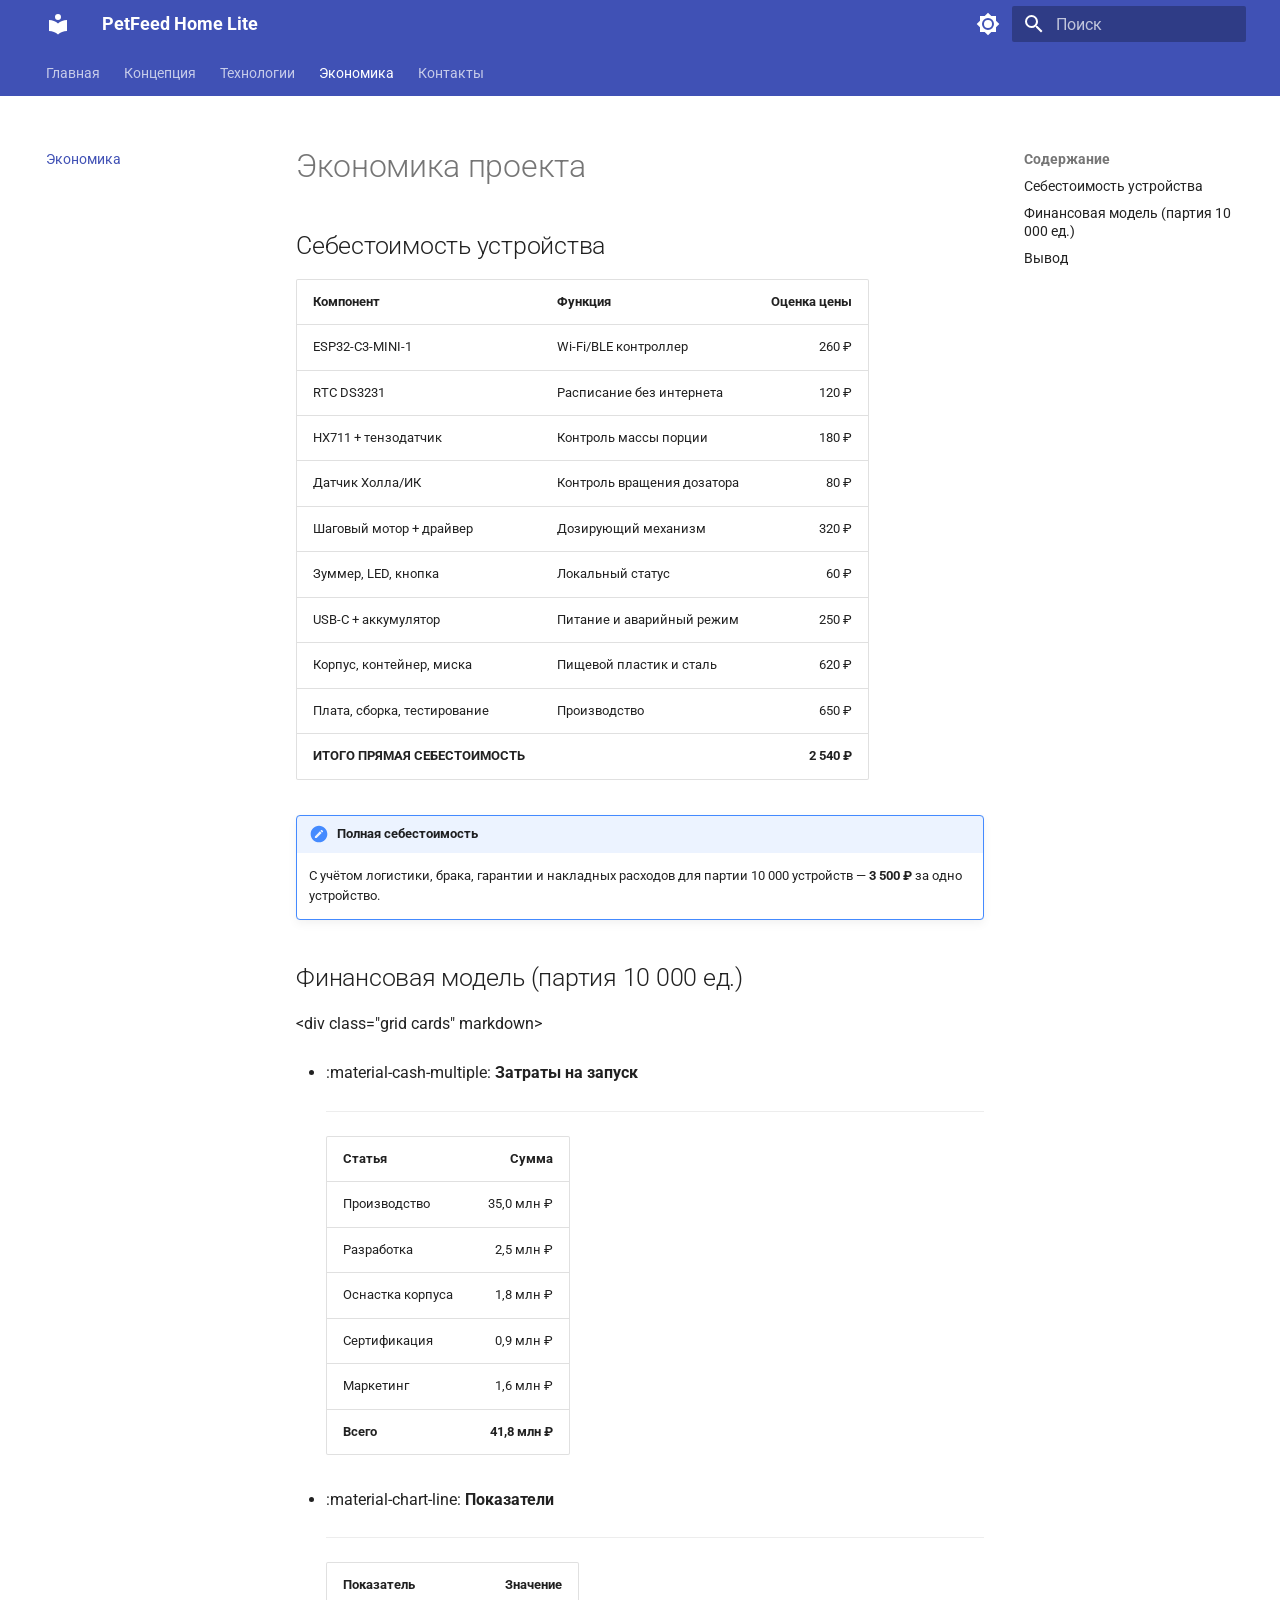
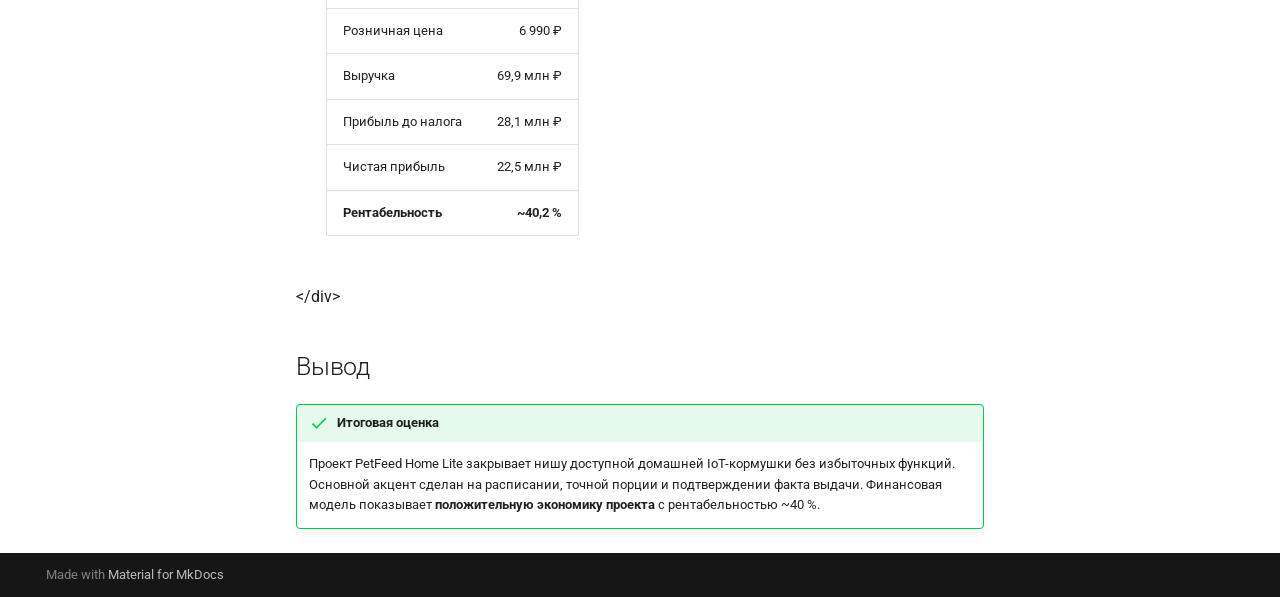
<file: site/economics/index.html>
<!doctype html>
<html lang="ru" class="no-js">
  <head>
    
      <meta charset="utf-8">
      <meta name="viewport" content="width=device-width,initial-scale=1">
      
        <meta name="description" content="Умная IoT-кормушка для домашних животных">
      
      
        <meta name="author" content="Новиков Алексей">
      
      
        <link rel="canonical" href="https://uralnaveki.github.io/devops-lab-novikov/economics/">
      
      
        <link rel="prev" href="../tech/">
      
      
        <link rel="next" href="../contacts/">
      
      
        
      
      
      <link rel="icon" href="../assets/images/favicon.png">
      <meta name="generator" content="mkdocs-1.6.1, mkdocs-material-9.7.7">
    
    
      
        <title>Экономика - PetFeed Home Lite</title>
      
    
    
      <link rel="stylesheet" href="../assets/stylesheets/main.ec1eaa64.min.css">
      
        
        <link rel="stylesheet" href="../assets/stylesheets/palette.ab4e12ef.min.css">
      
      


    
    
      
    
    
      
        
        
        <link rel="preconnect" href="https://fonts.gstatic.com" crossorigin>
        <link rel="stylesheet" href="https://fonts.googleapis.com/css?family=Roboto:300,300i,400,400i,700,700i%7CRoboto+Mono:400,400i,700,700i&display=fallback">
        <style>:root{--md-text-font:"Roboto";--md-code-font:"Roboto Mono"}</style>
      
    
    
      <link rel="stylesheet" href="../assets/stylesheets/hero.css">
    
    <script>__md_scope=new URL("..",location),__md_hash=e=>[...e].reduce(((e,_)=>(e<<5)-e+_.charCodeAt(0)),0),__md_get=(e,_=localStorage,t=__md_scope)=>JSON.parse(_.getItem(t.pathname+"."+e)),__md_set=(e,_,t=localStorage,a=__md_scope)=>{try{t.setItem(a.pathname+"."+e,JSON.stringify(_))}catch(e){}}</script>
    
      

    
    
  </head>
  
  
    
    
      
    
    
    
    
    <body dir="ltr" data-md-color-scheme="default" data-md-color-primary="indigo" data-md-color-accent="indigo">
  
    
    <input class="md-toggle" data-md-toggle="drawer" type="checkbox" id="__drawer" autocomplete="off">
    <input class="md-toggle" data-md-toggle="search" type="checkbox" id="__search" autocomplete="off">
    <label class="md-overlay" for="__drawer"></label>
    <div data-md-component="skip">
      
        
        <a href="#_1" class="md-skip">
          Перейти к содержанию
        </a>
      
    </div>
    <div data-md-component="announce">
      
    </div>
    
    
      

<header class="md-header" data-md-component="header">
  <nav class="md-header__inner md-grid" aria-label="Верхний колонтитул">
    <a href=".." title="PetFeed Home Lite" class="md-header__button md-logo" aria-label="PetFeed Home Lite" data-md-component="logo">
      
  
  <svg xmlns="http://www.w3.org/2000/svg" viewBox="0 0 24 24"><path d="M12 8a3 3 0 0 0 3-3 3 3 0 0 0-3-3 3 3 0 0 0-3 3 3 3 0 0 0 3 3m0 3.54C9.64 9.35 6.5 8 3 8v11c3.5 0 6.64 1.35 9 3.54 2.36-2.19 5.5-3.54 9-3.54V8c-3.5 0-6.64 1.35-9 3.54"/></svg>

    </a>
    <label class="md-header__button md-icon" for="__drawer">
      
      <svg xmlns="http://www.w3.org/2000/svg" viewBox="0 0 24 24"><path d="M3 6h18v2H3zm0 5h18v2H3zm0 5h18v2H3z"/></svg>
    </label>
    <div class="md-header__title" data-md-component="header-title">
      <div class="md-header__ellipsis">
        <div class="md-header__topic">
          <span class="md-ellipsis">
            PetFeed Home Lite
          </span>
        </div>
        <div class="md-header__topic" data-md-component="header-topic">
          <span class="md-ellipsis">
            
              Экономика
            
          </span>
        </div>
      </div>
    </div>
    
      
        <form class="md-header__option" data-md-component="palette">
  
    
    
    
    <input class="md-option" data-md-color-media="(prefers-color-scheme: light)" data-md-color-scheme="default" data-md-color-primary="indigo" data-md-color-accent="indigo"  aria-label="Переключить на темную тему"  type="radio" name="__palette" id="__palette_0">
    
      <label class="md-header__button md-icon" title="Переключить на темную тему" for="__palette_1" hidden>
        <svg xmlns="http://www.w3.org/2000/svg" viewBox="0 0 24 24"><path d="M12 8a4 4 0 0 0-4 4 4 4 0 0 0 4 4 4 4 0 0 0 4-4 4 4 0 0 0-4-4m0 10a6 6 0 0 1-6-6 6 6 0 0 1 6-6 6 6 0 0 1 6 6 6 6 0 0 1-6 6m8-9.31V4h-4.69L12 .69 8.69 4H4v4.69L.69 12 4 15.31V20h4.69L12 23.31 15.31 20H20v-4.69L23.31 12z"/></svg>
      </label>
    
  
    
    
    
    <input class="md-option" data-md-color-media="(prefers-color-scheme: dark)" data-md-color-scheme="slate" data-md-color-primary="indigo" data-md-color-accent="indigo"  aria-label="Переключить на светлую тему"  type="radio" name="__palette" id="__palette_1">
    
      <label class="md-header__button md-icon" title="Переключить на светлую тему" for="__palette_0" hidden>
        <svg xmlns="http://www.w3.org/2000/svg" viewBox="0 0 24 24"><path d="M12 18c-.89 0-1.74-.2-2.5-.55C11.56 16.5 13 14.42 13 12s-1.44-4.5-3.5-5.45C10.26 6.2 11.11 6 12 6a6 6 0 0 1 6 6 6 6 0 0 1-6 6m8-9.31V4h-4.69L12 .69 8.69 4H4v4.69L.69 12 4 15.31V20h4.69L12 23.31 15.31 20H20v-4.69L23.31 12z"/></svg>
      </label>
    
  
</form>
      
    
    
      <script>var palette=__md_get("__palette");if(palette&&palette.color){if("(prefers-color-scheme)"===palette.color.media){var media=matchMedia("(prefers-color-scheme: light)"),input=document.querySelector(media.matches?"[data-md-color-media='(prefers-color-scheme: light)']":"[data-md-color-media='(prefers-color-scheme: dark)']");palette.color.media=input.getAttribute("data-md-color-media"),palette.color.scheme=input.getAttribute("data-md-color-scheme"),palette.color.primary=input.getAttribute("data-md-color-primary"),palette.color.accent=input.getAttribute("data-md-color-accent")}for(var[key,value]of Object.entries(palette.color))document.body.setAttribute("data-md-color-"+key,value)}</script>
    
    
    
      
      
        <label class="md-header__button md-icon" for="__search">
          
          <svg xmlns="http://www.w3.org/2000/svg" viewBox="0 0 24 24"><path d="M9.5 3A6.5 6.5 0 0 1 16 9.5c0 1.61-.59 3.09-1.56 4.23l.27.27h.79l5 5-1.5 1.5-5-5v-.79l-.27-.27A6.52 6.52 0 0 1 9.5 16 6.5 6.5 0 0 1 3 9.5 6.5 6.5 0 0 1 9.5 3m0 2C7 5 5 7 5 9.5S7 14 9.5 14 14 12 14 9.5 12 5 9.5 5"/></svg>
        </label>
        <div class="md-search" data-md-component="search" role="dialog">
  <label class="md-search__overlay" for="__search"></label>
  <div class="md-search__inner" role="search">
    <form class="md-search__form" name="search">
      <input type="text" class="md-search__input" name="query" aria-label="Поиск" placeholder="Поиск" autocapitalize="off" autocorrect="off" autocomplete="off" spellcheck="false" data-md-component="search-query" required>
      <label class="md-search__icon md-icon" for="__search">
        
        <svg xmlns="http://www.w3.org/2000/svg" viewBox="0 0 24 24"><path d="M9.5 3A6.5 6.5 0 0 1 16 9.5c0 1.61-.59 3.09-1.56 4.23l.27.27h.79l5 5-1.5 1.5-5-5v-.79l-.27-.27A6.52 6.52 0 0 1 9.5 16 6.5 6.5 0 0 1 3 9.5 6.5 6.5 0 0 1 9.5 3m0 2C7 5 5 7 5 9.5S7 14 9.5 14 14 12 14 9.5 12 5 9.5 5"/></svg>
        
        <svg xmlns="http://www.w3.org/2000/svg" viewBox="0 0 24 24"><path d="M20 11v2H8l5.5 5.5-1.42 1.42L4.16 12l7.92-7.92L13.5 5.5 8 11z"/></svg>
      </label>
      <nav class="md-search__options" aria-label="Поиск">
        
          <a href="javascript:void(0)" class="md-search__icon md-icon" title="Поделиться" aria-label="Поделиться" data-clipboard data-clipboard-text="" data-md-component="search-share" tabindex="-1">
            
            <svg xmlns="http://www.w3.org/2000/svg" viewBox="0 0 24 24"><path d="M18 16.08c-.76 0-1.44.3-1.96.77L8.91 12.7c.05-.23.09-.46.09-.7s-.04-.47-.09-.7l7.05-4.11c.54.5 1.25.81 2.04.81a3 3 0 0 0 3-3 3 3 0 0 0-3-3 3 3 0 0 0-3 3c0 .24.04.47.09.7L8.04 9.81C7.5 9.31 6.79 9 6 9a3 3 0 0 0-3 3 3 3 0 0 0 3 3c.79 0 1.5-.31 2.04-.81l7.12 4.15c-.05.21-.08.43-.08.66 0 1.61 1.31 2.91 2.92 2.91s2.92-1.3 2.92-2.91A2.92 2.92 0 0 0 18 16.08"/></svg>
          </a>
        
        <button type="reset" class="md-search__icon md-icon" title="Очистить" aria-label="Очистить" tabindex="-1">
          
          <svg xmlns="http://www.w3.org/2000/svg" viewBox="0 0 24 24"><path d="M19 6.41 17.59 5 12 10.59 6.41 5 5 6.41 10.59 12 5 17.59 6.41 19 12 13.41 17.59 19 19 17.59 13.41 12z"/></svg>
        </button>
      </nav>
      
    </form>
    <div class="md-search__output">
      <div class="md-search__scrollwrap" tabindex="0" data-md-scrollfix>
        <div class="md-search-result" data-md-component="search-result">
          <div class="md-search-result__meta">
            Инициализация поиска
          </div>
          <ol class="md-search-result__list" role="presentation"></ol>
        </div>
      </div>
    </div>
  </div>
</div>
      
    
    
  </nav>
  
</header>
    
    <div class="md-container" data-md-component="container">
      
      
        
          
            
<nav class="md-tabs" aria-label="Вкладки" data-md-component="tabs">
  <div class="md-grid">
    <ul class="md-tabs__list">
      
        
  
  
  
  
    <li class="md-tabs__item">
      <a href=".." class="md-tabs__link">
        
  
  
    
  
  Главная

      </a>
    </li>
  

      
        
  
  
  
  
    <li class="md-tabs__item">
      <a href="../concept/" class="md-tabs__link">
        
  
  
    
  
  Концепция

      </a>
    </li>
  

      
        
  
  
  
  
    <li class="md-tabs__item">
      <a href="../tech/" class="md-tabs__link">
        
  
  
    
  
  Технологии

      </a>
    </li>
  

      
        
  
  
  
    
  
  
    <li class="md-tabs__item md-tabs__item--active">
      <a href="./" class="md-tabs__link">
        
  
  
    
  
  Экономика

      </a>
    </li>
  

      
        
  
  
  
  
    <li class="md-tabs__item">
      <a href="../contacts/" class="md-tabs__link">
        
  
  
    
  
  Контакты

      </a>
    </li>
  

      
    </ul>
  </div>
</nav>
          
        
      
      <main class="md-main" data-md-component="main">
        <div class="md-main__inner md-grid">
          
            
              
              <div class="md-sidebar md-sidebar--primary" data-md-component="sidebar" data-md-type="navigation" >
                <div class="md-sidebar__scrollwrap">
                  <div class="md-sidebar__inner">
                    


  


<nav class="md-nav md-nav--primary md-nav--lifted" aria-label="Навигация" data-md-level="0">
  <label class="md-nav__title" for="__drawer">
    <a href=".." title="PetFeed Home Lite" class="md-nav__button md-logo" aria-label="PetFeed Home Lite" data-md-component="logo">
      
  
  <svg xmlns="http://www.w3.org/2000/svg" viewBox="0 0 24 24"><path d="M12 8a3 3 0 0 0 3-3 3 3 0 0 0-3-3 3 3 0 0 0-3 3 3 3 0 0 0 3 3m0 3.54C9.64 9.35 6.5 8 3 8v11c3.5 0 6.64 1.35 9 3.54 2.36-2.19 5.5-3.54 9-3.54V8c-3.5 0-6.64 1.35-9 3.54"/></svg>

    </a>
    PetFeed Home Lite
  </label>
  
  <ul class="md-nav__list" data-md-scrollfix>
    
      
      
  
  
  
  
    <li class="md-nav__item">
      <a href=".." class="md-nav__link">
        
  
  
  <span class="md-ellipsis">
    
  
    Главная
  

    
  </span>
  
  

      </a>
    </li>
  

    
      
      
  
  
  
  
    <li class="md-nav__item">
      <a href="../concept/" class="md-nav__link">
        
  
  
  <span class="md-ellipsis">
    
  
    Концепция
  

    
  </span>
  
  

      </a>
    </li>
  

    
      
      
  
  
  
  
    <li class="md-nav__item">
      <a href="../tech/" class="md-nav__link">
        
  
  
  <span class="md-ellipsis">
    
  
    Технологии
  

    
  </span>
  
  

      </a>
    </li>
  

    
      
      
  
  
    
  
  
  
    <li class="md-nav__item md-nav__item--active">
      
      <input class="md-nav__toggle md-toggle" type="checkbox" id="__toc">
      
      
        
      
      
        <label class="md-nav__link md-nav__link--active" for="__toc">
          
  
  
  <span class="md-ellipsis">
    
  
    Экономика
  

    
  </span>
  
  

          <span class="md-nav__icon md-icon"></span>
        </label>
      
      <a href="./" class="md-nav__link md-nav__link--active">
        
  
  
  <span class="md-ellipsis">
    
  
    Экономика
  

    
  </span>
  
  

      </a>
      
        

<nav class="md-nav md-nav--secondary" aria-label="Содержание">
  
  
  
    
  
  
    <label class="md-nav__title" for="__toc">
      <span class="md-nav__icon md-icon"></span>
      Содержание
    </label>
    <ul class="md-nav__list" data-md-component="toc" data-md-scrollfix>
      
        <li class="md-nav__item">
  <a href="#_2" class="md-nav__link">
    <span class="md-ellipsis">
      
        Себестоимость устройства
      
    </span>
  </a>
  
</li>
      
        <li class="md-nav__item">
  <a href="#10-000" class="md-nav__link">
    <span class="md-ellipsis">
      
        Финансовая модель (партия 10 000 ед.)
      
    </span>
  </a>
  
</li>
      
        <li class="md-nav__item">
  <a href="#_3" class="md-nav__link">
    <span class="md-ellipsis">
      
        Вывод
      
    </span>
  </a>
  
</li>
      
    </ul>
  
</nav>
      
    </li>
  

    
      
      
  
  
  
  
    <li class="md-nav__item">
      <a href="../contacts/" class="md-nav__link">
        
  
  
  <span class="md-ellipsis">
    
  
    Контакты
  

    
  </span>
  
  

      </a>
    </li>
  

    
  </ul>
</nav>
                  </div>
                </div>
              </div>
            
            
              
              <div class="md-sidebar md-sidebar--secondary" data-md-component="sidebar" data-md-type="toc" >
                <div class="md-sidebar__scrollwrap">
                  <div class="md-sidebar__inner">
                    

<nav class="md-nav md-nav--secondary" aria-label="Содержание">
  
  
  
    
  
  
    <label class="md-nav__title" for="__toc">
      <span class="md-nav__icon md-icon"></span>
      Содержание
    </label>
    <ul class="md-nav__list" data-md-component="toc" data-md-scrollfix>
      
        <li class="md-nav__item">
  <a href="#_2" class="md-nav__link">
    <span class="md-ellipsis">
      
        Себестоимость устройства
      
    </span>
  </a>
  
</li>
      
        <li class="md-nav__item">
  <a href="#10-000" class="md-nav__link">
    <span class="md-ellipsis">
      
        Финансовая модель (партия 10 000 ед.)
      
    </span>
  </a>
  
</li>
      
        <li class="md-nav__item">
  <a href="#_3" class="md-nav__link">
    <span class="md-ellipsis">
      
        Вывод
      
    </span>
  </a>
  
</li>
      
    </ul>
  
</nav>
                  </div>
                </div>
              </div>
            
          
          
            <div class="md-content" data-md-component="content">
              
              <article class="md-content__inner md-typeset">
                
                  



<h1 id="_1">Экономика проекта</h1>
<h2 id="_2">Себестоимость устройства</h2>
<table>
<thead>
<tr>
<th style="text-align: left;">Компонент</th>
<th style="text-align: left;">Функция</th>
<th style="text-align: right;">Оценка цены</th>
</tr>
</thead>
<tbody>
<tr>
<td style="text-align: left;">ESP32-C3-MINI-1</td>
<td style="text-align: left;">Wi-Fi/BLE контроллер</td>
<td style="text-align: right;">260 ₽</td>
</tr>
<tr>
<td style="text-align: left;">RTC DS3231</td>
<td style="text-align: left;">Расписание без интернета</td>
<td style="text-align: right;">120 ₽</td>
</tr>
<tr>
<td style="text-align: left;">HX711 + тензодатчик</td>
<td style="text-align: left;">Контроль массы порции</td>
<td style="text-align: right;">180 ₽</td>
</tr>
<tr>
<td style="text-align: left;">Датчик Холла/ИК</td>
<td style="text-align: left;">Контроль вращения дозатора</td>
<td style="text-align: right;">80 ₽</td>
</tr>
<tr>
<td style="text-align: left;">Шаговый мотор + драйвер</td>
<td style="text-align: left;">Дозирующий механизм</td>
<td style="text-align: right;">320 ₽</td>
</tr>
<tr>
<td style="text-align: left;">Зуммер, LED, кнопка</td>
<td style="text-align: left;">Локальный статус</td>
<td style="text-align: right;">60 ₽</td>
</tr>
<tr>
<td style="text-align: left;">USB-C + аккумулятор</td>
<td style="text-align: left;">Питание и аварийный режим</td>
<td style="text-align: right;">250 ₽</td>
</tr>
<tr>
<td style="text-align: left;">Корпус, контейнер, миска</td>
<td style="text-align: left;">Пищевой пластик и сталь</td>
<td style="text-align: right;">620 ₽</td>
</tr>
<tr>
<td style="text-align: left;">Плата, сборка, тестирование</td>
<td style="text-align: left;">Производство</td>
<td style="text-align: right;">650 ₽</td>
</tr>
<tr>
<td style="text-align: left;"><strong>ИТОГО ПРЯМАЯ СЕБЕСТОИМОСТЬ</strong></td>
<td style="text-align: left;"></td>
<td style="text-align: right;"><strong>2 540 ₽</strong></td>
</tr>
</tbody>
</table>
<div class="admonition note">
<p class="admonition-title">Полная себестоимость</p>
<p>С учётом логистики, брака, гарантии и накладных расходов для партии 10 000 устройств — <strong>3 500 ₽</strong> за одно устройство.</p>
</div>
<h2 id="10-000">Финансовая модель (партия 10 000 ед.)</h2>
<p>&lt;div class="grid cards" markdown&gt;</p>
<ul>
<li>
<p>:material-cash-multiple: <strong>Затраты на запуск</strong></p>
<hr />
<table>
<thead>
<tr>
<th style="text-align: left;">Статья</th>
<th style="text-align: right;">Сумма</th>
</tr>
</thead>
<tbody>
<tr>
<td style="text-align: left;">Производство</td>
<td style="text-align: right;">35,0 млн ₽</td>
</tr>
<tr>
<td style="text-align: left;">Разработка</td>
<td style="text-align: right;">2,5 млн ₽</td>
</tr>
<tr>
<td style="text-align: left;">Оснастка корпуса</td>
<td style="text-align: right;">1,8 млн ₽</td>
</tr>
<tr>
<td style="text-align: left;">Сертификация</td>
<td style="text-align: right;">0,9 млн ₽</td>
</tr>
<tr>
<td style="text-align: left;">Маркетинг</td>
<td style="text-align: right;">1,6 млн ₽</td>
</tr>
<tr>
<td style="text-align: left;"><strong>Всего</strong></td>
<td style="text-align: right;"><strong>41,8 млн ₽</strong></td>
</tr>
</tbody>
</table>
</li>
<li>
<p>:material-chart-line: <strong>Показатели</strong></p>
<hr />
<table>
<thead>
<tr>
<th style="text-align: left;">Показатель</th>
<th style="text-align: right;">Значение</th>
</tr>
</thead>
<tbody>
<tr>
<td style="text-align: left;">Розничная цена</td>
<td style="text-align: right;">6 990 ₽</td>
</tr>
<tr>
<td style="text-align: left;">Выручка</td>
<td style="text-align: right;">69,9 млн ₽</td>
</tr>
<tr>
<td style="text-align: left;">Прибыль до налога</td>
<td style="text-align: right;">28,1 млн ₽</td>
</tr>
<tr>
<td style="text-align: left;">Чистая прибыль</td>
<td style="text-align: right;">22,5 млн ₽</td>
</tr>
<tr>
<td style="text-align: left;"><strong>Рентабельность</strong></td>
<td style="text-align: right;"><strong>~40,2 %</strong></td>
</tr>
</tbody>
</table>
</li>
</ul>
<p>&lt;/div&gt;</p>
<h2 id="_3">Вывод</h2>
<div class="admonition success">
<p class="admonition-title">Итоговая оценка</p>
<p>Проект PetFeed Home Lite закрывает нишу доступной домашней IoT-кормушки без избыточных функций. Основной акцент сделан на расписании, точной порции и подтверждении факта выдачи. Финансовая модель показывает <strong>положительную экономику проекта</strong> с рентабельностью ~40 %.</p>
</div>












                
              </article>
            </div>
          
          
<script>var target=document.getElementById(location.hash.slice(1));target&&target.name&&(target.checked=target.name.startsWith("__tabbed_"))</script>
        </div>
        
          <button type="button" class="md-top md-icon" data-md-component="top" hidden>
  
  <svg xmlns="http://www.w3.org/2000/svg" viewBox="0 0 24 24"><path d="M13 20h-2V8l-5.5 5.5-1.42-1.42L12 4.16l7.92 7.92-1.42 1.42L13 8z"/></svg>
  К началу
</button>
        
      </main>
      
        <footer class="md-footer">
  
  <div class="md-footer-meta md-typeset">
    <div class="md-footer-meta__inner md-grid">
      <div class="md-copyright">
  
  
    Made with
    <a href="https://squidfunk.github.io/mkdocs-material/" target="_blank" rel="noopener">
      Material for MkDocs
    </a>
  
</div>
      
    </div>
  </div>
</footer>
      
    </div>
    <div class="md-dialog" data-md-component="dialog">
      <div class="md-dialog__inner md-typeset"></div>
    </div>
    
    
    
      
      
      <script id="__config" type="application/json">{"annotate": null, "base": "..", "features": ["navigation.tabs", "navigation.sections", "navigation.top", "search.highlight", "search.share", "content.code.copy"], "search": "../assets/javascripts/workers/search.2c215733.min.js", "tags": null, "translations": {"clipboard.copied": "\u0421\u043a\u043e\u043f\u0438\u0440\u043e\u0432\u0430\u043d\u043e \u0432 \u0431\u0443\u0444\u0435\u0440", "clipboard.copy": "\u041a\u043e\u043f\u0438\u0440\u043e\u0432\u0430\u0442\u044c \u0432 \u0431\u0443\u0444\u0435\u0440", "search.result.more.one": "\u0415\u0449\u0451 1 \u043d\u0430 \u044d\u0442\u043e\u0439 \u0441\u0442\u0440\u0430\u043d\u0438\u0446\u0435", "search.result.more.other": "\u0415\u0449\u0451 # \u043d\u0430 \u044d\u0442\u043e\u0439 \u0441\u0442\u0440\u0430\u043d\u0438\u0446\u0435", "search.result.none": "\u0421\u043e\u0432\u043f\u0430\u0434\u0435\u043d\u0438\u0439 \u043d\u0435 \u043d\u0430\u0439\u0434\u0435\u043d\u043e", "search.result.one": "\u041d\u0430\u0439\u0434\u0435\u043d\u043e 1 \u0441\u043e\u0432\u043f\u0430\u0434\u0435\u043d\u0438\u0435", "search.result.other": "\u041d\u0430\u0439\u0434\u0435\u043d\u043e \u0441\u043e\u0432\u043f\u0430\u0434\u0435\u043d\u0438\u0439: #", "search.result.placeholder": "\u041d\u0430\u0447\u043d\u0438\u0442\u0435 \u043f\u0435\u0447\u0430\u0442\u0430\u0442\u044c \u0434\u043b\u044f \u043f\u043e\u0438\u0441\u043a\u0430", "search.result.term.missing": "\u041e\u0442\u0441\u0443\u0442\u0441\u0442\u0432\u0443\u0435\u0442", "select.version": "\u0412\u044b\u0431\u0435\u0440\u0438\u0442\u0435 \u0432\u0435\u0440\u0441\u0438\u044e"}, "version": null}</script>
    
    
      <script src="../assets/javascripts/bundle.d7400e89.min.js"></script>
      
    
  </body>
</html>
</file>
<file: assets/stylesheets/hero.css>
/* 1. Контейнер обложки */
.hero-section {
  position: relative;
  width: 100%;
  height: calc(100vh - 120px); /* Высота экрана минус шапка */
  background-image: url('../../images/feeder_main.jpg');
  background-size: cover;
  background-position: center;
  background-repeat: no-repeat;
  display: flex;
  align-items: center;
  justify-content: center;
  text-align: center;
  overflow: hidden;
}

/* 2. Затемняющий градиент */
.hero-overlay {
  position: absolute;
  top: 0;
  left: 0;
  width: 100%;
  height: 100%;
  background: linear-gradient(135deg, rgba(0, 0, 0, 0.85) 0%, rgba(0, 0, 0, 0.4) 100%);
  z-index: 1;
}

/* 3. Контент */
.hero-content {
  position: relative;
  z-index: 2;
  max-width: 800px;
  padding: 2rem;
  animation: fadeInUp 1s ease-out forwards;
  opacity: 0;
}

/* Принудительно белый цвет — перебиваем стили Material */
.hero-section .hero-content h1,
.md-typeset .hero-section .hero-content h1 {
  color: #ffffff !important;
  font-size: 3.5rem;
  font-weight: 700;
  margin-bottom: 1rem;
  text-shadow: 2px 2px 4px rgba(0, 0, 0, 0.5);
}

.hero-section .hero-content p,
.md-typeset .hero-section .hero-content p {
  color: #ffffff !important;
  font-size: 1.5rem;
  margin-bottom: 2rem;
  text-shadow: 1px 1px 2px rgba(0, 0, 0, 0.5);
}

/* 4. Кнопки */
.hero-buttons {
  display: flex;
  gap: 1rem;
  justify-content: center;
}

.hero-section .md-button {
  padding: 0.8rem 2rem;
  font-size: 1.1rem;
  border-radius: 8px;
  text-decoration: none;
  transition: all 0.3s ease;
  font-weight: 600;
}

.hero-section .md-button--primary {
  background-color: #4051b5;
  color: #ffffff !important;
  border: none;
}

.hero-section .md-button--primary:hover {
  background-color: #303f9f;
  transform: translateY(-3px);
  box-shadow: 0 6px 15px rgba(64, 81, 181, 0.5);
}

.hero-section .md-button:not(.md-button--primary) {
  background-color: transparent;
  border: 2px solid #ffffff;
  color: #ffffff !important;
}

.hero-section .md-button:not(.md-button--primary):hover {
  background-color: rgba(255, 255, 255, 0.15);
  transform: translateY(-3px);
}

/* 5. Анимация */
@keyframes fadeInUp {
  from { opacity: 0; transform: translateY(40px); }
  to   { opacity: 1; transform: translateY(0); }
}

/* 6. Мобильная адаптация */
@media screen and (max-width: 768px) {
  .hero-section .hero-content h1 { font-size: 2.2rem; }
  .hero-section .hero-content p { font-size: 1.1rem; }
  .hero-buttons { flex-direction: column; align-items: center; }
  .hero-section .md-button { width: 80%; }
}
</file>
<file: site/assets/stylesheets/hero.css>
/* 1. Контейнер обложки */
.hero-section {
  position: relative;
  width: 100%;
  height: calc(100vh - 120px); /* Высота экрана минус шапка */
  background-image: url('../../images/feeder_main.jpg');
  background-size: cover;
  background-position: center;
  background-repeat: no-repeat;
  display: flex;
  align-items: center;
  justify-content: center;
  text-align: center;
  overflow: hidden;
}

/* 2. Затемняющий градиент */
.hero-overlay {
  position: absolute;
  top: 0;
  left: 0;
  width: 100%;
  height: 100%;
  background: linear-gradient(135deg, rgba(0, 0, 0, 0.85) 0%, rgba(0, 0, 0, 0.4) 100%);
  z-index: 1;
}

/* 3. Контент */
.hero-content {
  position: relative;
  z-index: 2;
  max-width: 800px;
  padding: 2rem;
  animation: fadeInUp 1s ease-out forwards;
  opacity: 0;
}

/* Принудительно белый цвет — перебиваем стили Material */
.hero-section .hero-content h1,
.md-typeset .hero-section .hero-content h1 {
  color: #ffffff !important;
  font-size: 3.5rem;
  font-weight: 700;
  margin-bottom: 1rem;
  text-shadow: 2px 2px 4px rgba(0, 0, 0, 0.5);
}

.hero-section .hero-content p,
.md-typeset .hero-section .hero-content p {
  color: #ffffff !important;
  font-size: 1.5rem;
  margin-bottom: 2rem;
  text-shadow: 1px 1px 2px rgba(0, 0, 0, 0.5);
}

/* 4. Кнопки */
.hero-buttons {
  display: flex;
  gap: 1rem;
  justify-content: center;
}

.hero-section .md-button {
  padding: 0.8rem 2rem;
  font-size: 1.1rem;
  border-radius: 8px;
  text-decoration: none;
  transition: all 0.3s ease;
  font-weight: 600;
}

.hero-section .md-button--primary {
  background-color: #4051b5;
  color: #ffffff !important;
  border: none;
}

.hero-section .md-button--primary:hover {
  background-color: #303f9f;
  transform: translateY(-3px);
  box-shadow: 0 6px 15px rgba(64, 81, 181, 0.5);
}

.hero-section .md-button:not(.md-button--primary) {
  background-color: transparent;
  border: 2px solid #ffffff;
  color: #ffffff !important;
}

.hero-section .md-button:not(.md-button--primary):hover {
  background-color: rgba(255, 255, 255, 0.15);
  transform: translateY(-3px);
}

/* 5. Анимация */
@keyframes fadeInUp {
  from { opacity: 0; transform: translateY(40px); }
  to   { opacity: 1; transform: translateY(0); }
}

/* 6. Мобильная адаптация */
@media screen and (max-width: 768px) {
  .hero-section .hero-content h1 { font-size: 2.2rem; }
  .hero-section .hero-content p { font-size: 1.1rem; }
  .hero-buttons { flex-direction: column; align-items: center; }
  .hero-section .md-button { width: 80%; }
}
</file>
<file: assets/stylesheets/main.ec1eaa64.min.css>
@charset "UTF-8";html{-webkit-text-size-adjust:none;-moz-text-size-adjust:none;text-size-adjust:none;box-sizing:border-box}*,:after,:before{box-sizing:inherit}@media (prefers-reduced-motion){*,:after,:before{transition:none!important}}body{margin:0}a,button,input,label{-webkit-tap-highlight-color:transparent}a{color:inherit;text-decoration:none}hr{border:0;box-sizing:initial;display:block;height:.05rem;overflow:visible;padding:0}small{font-size:80%}sub,sup{line-height:1em}img{border-style:none}table{border-collapse:initial;border-spacing:0}td,th{font-weight:400;vertical-align:top}button{background:#0000;border:0;font-family:inherit;font-size:inherit;margin:0;padding:0}input{border:0;outline:none}:root{--md-primary-fg-color:#4051b5;--md-primary-fg-color--light:#5d6cc0;--md-primary-fg-color--dark:#303fa1;--md-primary-bg-color:#fff;--md-primary-bg-color--light:#ffffffb3;--md-accent-fg-color:#526cfe;--md-accent-fg-color--transparent:#526cfe1a;--md-accent-bg-color:#fff;--md-accent-bg-color--light:#ffffffb3}[data-md-color-scheme=default]{color-scheme:light}[data-md-color-scheme=default] img[src$="#gh-dark-mode-only"],[data-md-color-scheme=default] img[src$="#only-dark"]{display:none}:root,[data-md-color-scheme=default]{--md-hue:225deg;--md-default-fg-color:#000000de;--md-default-fg-color--light:#0000008a;--md-default-fg-color--lighter:#00000052;--md-default-fg-color--lightest:#00000012;--md-default-bg-color:#fff;--md-default-bg-color--light:#ffffffb3;--md-default-bg-color--lighter:#ffffff4d;--md-default-bg-color--lightest:#ffffff1f;--md-code-fg-color:#36464e;--md-code-bg-color:#f5f5f5;--md-code-bg-color--light:#f5f5f5b3;--md-code-bg-color--lighter:#f5f5f54d;--md-code-hl-color:#4287ff;--md-code-hl-color--light:#4287ff1a;--md-code-hl-number-color:#d52a2a;--md-code-hl-special-color:#db1457;--md-code-hl-function-color:#a846b9;--md-code-hl-constant-color:#6e59d9;--md-code-hl-keyword-color:#3f6ec6;--md-code-hl-string-color:#1c7d4d;--md-code-hl-name-color:var(--md-code-fg-color);--md-code-hl-operator-color:var(--md-default-fg-color--light);--md-code-hl-punctuation-color:var(--md-default-fg-color--light);--md-code-hl-comment-color:var(--md-default-fg-color--light);--md-code-hl-generic-color:var(--md-default-fg-color--light);--md-code-hl-variable-color:var(--md-default-fg-color--light);--md-typeset-color:var(--md-default-fg-color);--md-typeset-a-color:var(--md-primary-fg-color);--md-typeset-del-color:#f5503d26;--md-typeset-ins-color:#0bd57026;--md-typeset-kbd-color:#fafafa;--md-typeset-kbd-accent-color:#fff;--md-typeset-kbd-border-color:#b8b8b8;--md-typeset-mark-color:#ffff0080;--md-typeset-table-color:#0000001f;--md-typeset-table-color--light:rgba(0,0,0,.035);--md-admonition-fg-color:var(--md-default-fg-color);--md-admonition-bg-color:var(--md-default-bg-color);--md-warning-fg-color:#000000de;--md-warning-bg-color:#ff9;--md-footer-fg-color:#fff;--md-footer-fg-color--light:#ffffffb3;--md-footer-fg-color--lighter:#ffffff73;--md-footer-bg-color:#000000de;--md-footer-bg-color--dark:#00000052;--md-shadow-z1:0 0.2rem 0.5rem #0000000d,0 0 0.05rem #0000001a;--md-shadow-z2:0 0.2rem 0.5rem #0000001a,0 0 0.05rem #00000040;--md-shadow-z3:0 0.2rem 0.5rem #0003,0 0 0.05rem #00000059}.md-icon svg{fill:currentcolor;display:block;height:1.2rem;width:1.2rem}body{-webkit-font-smoothing:antialiased;-moz-osx-font-smoothing:grayscale;--md-text-font-family:var(--md-text-font,_),-apple-system,BlinkMacSystemFont,Helvetica,Arial,sans-serif;--md-code-font-family:var(--md-code-font,_),SFMono-Regular,Consolas,Menlo,monospace}aside,body,input{font-feature-settings:"kern","liga";color:var(--md-typeset-color);font-family:var(--md-text-font-family)}code,kbd,pre{font-feature-settings:"kern";font-family:var(--md-code-font-family)}:root{--md-typeset-table-sort-icon:url('data:image/svg+xml;charset=utf-8,<svg xmlns="http://www.w3.org/2000/svg" viewBox="0 0 24 24"><path d="m18 21-4-4h3V7h-3l4-4 4 4h-3v10h3M2 19v-2h10v2M2 13v-2h7v2M2 7V5h4v2z"/></svg>');--md-typeset-table-sort-icon--asc:url('data:image/svg+xml;charset=utf-8,<svg xmlns="http://www.w3.org/2000/svg" viewBox="0 0 24 24"><path d="M19 17h3l-4 4-4-4h3V3h2M2 17h10v2H2M6 5v2H2V5m0 6h7v2H2z"/></svg>');--md-typeset-table-sort-icon--desc:url('data:image/svg+xml;charset=utf-8,<svg xmlns="http://www.w3.org/2000/svg" viewBox="0 0 24 24"><path d="M19 7h3l-4-4-4 4h3v14h2M2 17h10v2H2M6 5v2H2V5m0 6h7v2H2z"/></svg>')}.md-typeset{-webkit-print-color-adjust:exact;color-adjust:exact;font-size:.8rem;line-height:1.6;overflow-wrap:break-word}@media print{.md-typeset{font-size:.68rem}}.md-typeset blockquote,.md-typeset dl,.md-typeset figure,.md-typeset ol,.md-typeset pre,.md-typeset ul{margin-bottom:1em;margin-top:1em}.md-typeset h1{color:var(--md-default-fg-color--light);font-size:2em;line-height:1.3;margin:0 0 1.25em}.md-typeset h1,.md-typeset h2{font-weight:300;letter-spacing:-.01em}.md-typeset h2{font-size:1.5625em;line-height:1.4;margin:1.6em 0 .64em}.md-typeset h3{font-size:1.25em;font-weight:400;letter-spacing:-.01em;line-height:1.5;margin:1.6em 0 .8em}.md-typeset h2+h3{margin-top:.8em}.md-typeset h4{font-weight:700;letter-spacing:-.01em;margin:1em 0}.md-typeset h5,.md-typeset h6{color:var(--md-default-fg-color--light);font-size:.8em;font-weight:700;letter-spacing:-.01em;margin:1.25em 0}.md-typeset h5{text-transform:uppercase}.md-typeset h5 code{text-transform:none}.md-typeset hr{border-bottom:.05rem solid var(--md-default-fg-color--lightest);display:flow-root;margin:1.5em 0}.md-typeset a{color:var(--md-typeset-a-color);word-break:break-word}.md-typeset a,.md-typeset a:before{transition:color 125ms}.md-typeset a:focus,.md-typeset a:hover{color:var(--md-accent-fg-color)}.md-typeset a:focus code,.md-typeset a:hover code{background-color:var(--md-accent-fg-color--transparent);color:var(--md-accent-fg-color)}.md-typeset a code{color:var(--md-typeset-a-color)}.md-typeset a.focus-visible{outline-color:var(--md-accent-fg-color);outline-offset:.2rem}.md-typeset code,.md-typeset kbd,.md-typeset pre{color:var(--md-code-fg-color);direction:ltr;font-variant-ligatures:none;transition:background-color 125ms}@media print{.md-typeset code,.md-typeset kbd,.md-typeset pre{white-space:pre-wrap}}.md-typeset code{background-color:var(--md-code-bg-color);border-radius:.1rem;-webkit-box-decoration-break:clone;box-decoration-break:clone;font-size:.85em;padding:0 .2941176471em;transition:color 125ms,background-color 125ms;word-break:break-word}.md-typeset code:not(.focus-visible){-webkit-tap-highlight-color:transparent;outline:none}.md-typeset pre{display:flow-root;line-height:1.4;position:relative}.md-typeset pre>code{-webkit-box-decoration-break:slice;box-decoration-break:slice;box-shadow:none;display:block;margin:0;outline-color:var(--md-accent-fg-color);overflow:auto;padding:.7720588235em 1.1764705882em;scrollbar-color:var(--md-default-fg-color--lighter) #0000;scrollbar-width:thin;touch-action:auto;word-break:normal}.md-typeset pre>code:hover{scrollbar-color:var(--md-accent-fg-color) #0000}.md-typeset pre>code::-webkit-scrollbar{height:.2rem;width:.2rem}.md-typeset pre>code::-webkit-scrollbar-thumb{background-color:var(--md-default-fg-color--lighter)}.md-typeset pre>code::-webkit-scrollbar-thumb:hover{background-color:var(--md-accent-fg-color)}.md-typeset kbd{background-color:var(--md-typeset-kbd-color);border-radius:.1rem;box-shadow:0 .1rem 0 .05rem var(--md-typeset-kbd-border-color),0 .1rem 0 var(--md-typeset-kbd-border-color),0 -.1rem .2rem var(--md-typeset-kbd-accent-color) inset;color:var(--md-default-fg-color);display:inline-block;font-size:.75em;padding:0 .6666666667em;vertical-align:text-top;word-break:break-word}.md-typeset mark{background-color:var(--md-typeset-mark-color);-webkit-box-decoration-break:clone;box-decoration-break:clone;color:inherit;word-break:break-word}.md-typeset abbr{cursor:help;text-decoration:none}.md-typeset [data-preview],.md-typeset abbr{border-bottom:.05rem dotted var(--md-default-fg-color--light)}.md-typeset small{opacity:.75}[dir=ltr] .md-typeset sub,[dir=ltr] .md-typeset sup{margin-left:.078125em}[dir=rtl] .md-typeset sub,[dir=rtl] .md-typeset sup{margin-right:.078125em}[dir=ltr] .md-typeset blockquote{padding-left:.6rem}[dir=rtl] .md-typeset blockquote{padding-right:.6rem}[dir=ltr] .md-typeset blockquote{border-left:.2rem solid var(--md-default-fg-color--lighter)}[dir=rtl] .md-typeset blockquote{border-right:.2rem solid var(--md-default-fg-color--lighter)}.md-typeset blockquote{color:var(--md-default-fg-color--light);margin-left:0;margin-right:0}.md-typeset ul{list-style-type:disc}.md-typeset ul[type]{list-style-type:revert-layer}[dir=ltr] .md-typeset ol,[dir=ltr] .md-typeset ul{margin-left:.625em}[dir=rtl] .md-typeset ol,[dir=rtl] .md-typeset ul{margin-right:.625em}.md-typeset ol,.md-typeset ul{padding:0}.md-typeset ol:not([hidden]),.md-typeset ul:not([hidden]){display:flow-root}.md-typeset ol ol,.md-typeset ul ol{list-style-type:lower-alpha}.md-typeset ol ol ol,.md-typeset ul ol ol{list-style-type:lower-roman}.md-typeset ol ol ol ol,.md-typeset ul ol ol ol{list-style-type:upper-alpha}.md-typeset ol ol ol ol ol,.md-typeset ul ol ol ol ol{list-style-type:upper-roman}.md-typeset ol[type],.md-typeset ul[type]{list-style-type:revert-layer}[dir=ltr] .md-typeset ol li,[dir=ltr] .md-typeset ul li{margin-left:1.25em}[dir=rtl] .md-typeset ol li,[dir=rtl] .md-typeset ul li{margin-right:1.25em}.md-typeset ol li,.md-typeset ul li{margin-bottom:.5em}.md-typeset ol li blockquote,.md-typeset ol li p,.md-typeset ul li blockquote,.md-typeset ul li p{margin:.5em 0}.md-typeset ol li:last-child,.md-typeset ul li:last-child{margin-bottom:0}[dir=ltr] .md-typeset ol li ol,[dir=ltr] .md-typeset ol li ul,[dir=ltr] .md-typeset ul li ol,[dir=ltr] .md-typeset ul li ul{margin-left:.625em}[dir=rtl] .md-typeset ol li ol,[dir=rtl] .md-typeset ol li ul,[dir=rtl] .md-typeset ul li ol,[dir=rtl] .md-typeset ul li ul{margin-right:.625em}.md-typeset ol li ol,.md-typeset ol li ul,.md-typeset ul li ol,.md-typeset ul li ul{margin-bottom:.5em;margin-top:.5em}[dir=ltr] .md-typeset dd{margin-left:1.875em}[dir=rtl] .md-typeset dd{margin-right:1.875em}.md-typeset dd{margin-bottom:1.5em;margin-top:1em}.md-typeset img,.md-typeset svg,.md-typeset video{height:auto;max-width:100%}.md-typeset img[align=left]{margin:1em 1em 1em 0}.md-typeset img[align=right]{margin:1em 0 1em 1em}.md-typeset img[align]:only-child{margin-top:0}.md-typeset figure{display:flow-root;margin:1em auto;max-width:100%;text-align:center;width:fit-content}.md-typeset figure img{display:block;margin:0 auto}.md-typeset figcaption{font-style:italic;margin:1em auto;max-width:24rem}.md-typeset iframe{max-width:100%}.md-typeset table:not([class]){background-color:var(--md-default-bg-color);border:.05rem solid var(--md-typeset-table-color);border-radius:.1rem;display:inline-block;font-size:.64rem;max-width:100%;overflow:auto;touch-action:auto}@media print{.md-typeset table:not([class]){display:table}}.md-typeset table:not([class])+*{margin-top:1.5em}.md-typeset table:not([class]) td>:first-child,.md-typeset table:not([class]) th>:first-child{margin-top:0}.md-typeset table:not([class]) td>:last-child,.md-typeset table:not([class]) th>:last-child{margin-bottom:0}.md-typeset table:not([class]) td:not([align]),.md-typeset table:not([class]) th:not([align]){text-align:left}[dir=rtl] .md-typeset table:not([class]) td:not([align]),[dir=rtl] .md-typeset table:not([class]) th:not([align]){text-align:right}.md-typeset table:not([class]) th{font-weight:700;min-width:5rem;padding:.9375em 1.25em;vertical-align:top}.md-typeset table:not([class]) td{border-top:.05rem solid var(--md-typeset-table-color);padding:.9375em 1.25em;vertical-align:top}.md-typeset table:not([class]) tbody tr{transition:background-color 125ms}.md-typeset table:not([class]) tbody tr:hover{background-color:var(--md-typeset-table-color--light);box-shadow:0 .05rem 0 var(--md-default-bg-color) inset}.md-typeset table:not([class]) a{word-break:normal}.md-typeset table th[role=columnheader]{cursor:pointer}[dir=ltr] .md-typeset table th[role=columnheader]:after{margin-left:.5em}[dir=rtl] .md-typeset table th[role=columnheader]:after{margin-right:.5em}.md-typeset table th[role=columnheader]:after{content:"";display:inline-block;height:1.2em;-webkit-mask-image:var(--md-typeset-table-sort-icon);mask-image:var(--md-typeset-table-sort-icon);-webkit-mask-repeat:no-repeat;mask-repeat:no-repeat;-webkit-mask-size:contain;mask-size:contain;transition:background-color 125ms;vertical-align:text-bottom;width:1.2em}.md-typeset table th[role=columnheader]:hover:after{background-color:var(--md-default-fg-color--lighter)}.md-typeset table th[role=columnheader][aria-sort=ascending]:after{background-color:var(--md-default-fg-color--light);-webkit-mask-image:var(--md-typeset-table-sort-icon--asc);mask-image:var(--md-typeset-table-sort-icon--asc)}.md-typeset table th[role=columnheader][aria-sort=descending]:after{background-color:var(--md-default-fg-color--light);-webkit-mask-image:var(--md-typeset-table-sort-icon--desc);mask-image:var(--md-typeset-table-sort-icon--desc)}.md-typeset__scrollwrap{margin:1em -.8rem;overflow-x:auto;touch-action:auto}.md-typeset__table{display:inline-block;margin-bottom:.5em;padding:0 .8rem}@media print{.md-typeset__table{display:block}}html .md-typeset__table table{display:table;margin:0;overflow:hidden;width:100%}@media screen and (max-width:44.984375em){.md-content__inner>pre{margin:1em -.8rem}.md-content__inner>pre code{border-radius:0}}.md-typeset .md-author{border-radius:100%;display:block;flex-shrink:0;height:1.6rem;overflow:hidden;position:relative;transition:color 125ms,transform 125ms;width:1.6rem}.md-typeset .md-author img{display:block}.md-typeset .md-author--more{background:var(--md-default-fg-color--lightest);color:var(--md-default-fg-color--lighter);font-size:.6rem;font-weight:700;line-height:1.6rem;text-align:center}.md-typeset .md-author--long{height:2.4rem;width:2.4rem}.md-typeset a.md-author{transform:scale(1)}.md-typeset a.md-author img{border-radius:100%;filter:grayscale(100%) opacity(75%);transition:filter 125ms}.md-typeset a.md-author:focus,.md-typeset a.md-author:hover{transform:scale(1.1);z-index:1}.md-typeset a.md-author:focus img,.md-typeset a.md-author:hover img{filter:grayscale(0)}.md-banner{background-color:var(--md-footer-bg-color);color:var(--md-footer-fg-color);overflow:auto}@media print{.md-banner{display:none}}.md-banner--warning{background-color:var(--md-warning-bg-color);color:var(--md-warning-fg-color)}.md-banner__inner{font-size:.7rem;margin:.6rem auto;padding:0 .8rem}[dir=ltr] .md-banner__button{float:right}[dir=rtl] .md-banner__button{float:left}.md-banner__button{color:inherit;cursor:pointer;transition:opacity .25s}.no-js .md-banner__button{display:none}.md-banner__button:hover{opacity:.7}html{font-size:125%;height:100%;overflow-x:hidden}@media screen and (min-width:100em){html{font-size:137.5%}}@media screen and (min-width:125em){html{font-size:150%}}body{background-color:var(--md-default-bg-color);display:flex;flex-direction:column;font-size:.5rem;min-height:100%;position:relative;width:100%}@media print{body{display:block}}@media screen and (max-width:59.984375em){body[data-md-scrolllock]{position:fixed}}.md-grid{margin-left:auto;margin-right:auto;max-width:61rem}.md-container{display:flex;flex-direction:column;flex-grow:1}@media print{.md-container{display:block}}.md-main{flex-grow:1}.md-main__inner{display:flex;height:100%;margin-top:1.5rem}.md-ellipsis{overflow:hidden;text-overflow:ellipsis}.md-toggle{display:none}.md-option{height:0;opacity:0;position:absolute;width:0}.md-option:checked+label:not([hidden]){display:block}.md-option.focus-visible+label{outline-color:var(--md-accent-fg-color);outline-style:auto}.md-skip{background-color:var(--md-default-fg-color);border-radius:.1rem;color:var(--md-default-bg-color);font-size:.64rem;margin:.5rem;opacity:0;outline-color:var(--md-accent-fg-color);padding:.3rem .5rem;position:fixed;transform:translateY(.4rem);z-index:-1}.md-skip:focus{opacity:1;transform:translateY(0);transition:transform .25s cubic-bezier(.4,0,.2,1),opacity 175ms 75ms;z-index:10}@page{margin:25mm}:root{--md-clipboard-icon:url('data:image/svg+xml;charset=utf-8,<svg xmlns="http://www.w3.org/2000/svg" viewBox="0 0 24 24"><path d="M19 21H8V7h11m0-2H8a2 2 0 0 0-2 2v14a2 2 0 0 0 2 2h11a2 2 0 0 0 2-2V7a2 2 0 0 0-2-2m-3-4H4a2 2 0 0 0-2 2v14h2V3h12z"/></svg>')}.md-clipboard{border-radius:.1rem;color:var(--md-default-fg-color--lightest);cursor:pointer;height:1.5em;outline-color:var(--md-accent-fg-color);outline-offset:.1rem;transition:color .25s;width:1.5em;z-index:1}@media print{.md-clipboard{display:none}}.md-clipboard:not(.focus-visible){-webkit-tap-highlight-color:transparent;outline:none}:hover>.md-clipboard{color:var(--md-default-fg-color--light)}.md-clipboard:focus,.md-clipboard:hover{color:var(--md-accent-fg-color)}.md-clipboard:after{background-color:currentcolor;content:"";display:block;height:1.125em;margin:0 auto;-webkit-mask-image:var(--md-clipboard-icon);mask-image:var(--md-clipboard-icon);-webkit-mask-position:center;mask-position:center;-webkit-mask-repeat:no-repeat;mask-repeat:no-repeat;-webkit-mask-size:contain;mask-size:contain;width:1.125em}.md-clipboard--inline{cursor:pointer}.md-clipboard--inline code{transition:color .25s,background-color .25s}.md-clipboard--inline:focus code,.md-clipboard--inline:hover code{background-color:var(--md-accent-fg-color--transparent);color:var(--md-accent-fg-color)}:root{--md-code-select-icon:url('data:image/svg+xml;charset=utf-8,<svg xmlns="http://www.w3.org/2000/svg" viewBox="0 0 24 24"><path d="M19 19h-4v2h4c1.1 0 2-.9 2-2v-4h-2m0-12h-4v2h4v4h2V5c0-1.1-.9-2-2-2M5 5h4V3H5c-1.1 0-2 .9-2 2v4h2m0 6H3v4c0 1.1.9 2 2 2h4v-2H5zm2-4h2v2H7zm4 0h2v2h-2zm4 0h2v2h-2zM7 7h2v2H7zm4 0h2v2h-2zm4 0h2v2h-2zm-8 8h2v2H7zm4 0h2v2h-2zm4 0h2v2h-2z"/></svg>');--md-code-copy-icon:url('data:image/svg+xml;charset=utf-8,<svg xmlns="http://www.w3.org/2000/svg" viewBox="0 0 24 24"><path d="M19 21H8V7h11m0-2H8a2 2 0 0 0-2 2v14a2 2 0 0 0 2 2h11a2 2 0 0 0 2-2V7a2 2 0 0 0-2-2m-3-4H4a2 2 0 0 0-2 2v14h2V3h12z"/></svg>')}.md-typeset .md-code__content{display:grid}.md-code__nav{background-color:var(--md-code-bg-color--lighter);border-radius:.1rem;display:flex;gap:.2rem;padding:.2rem;position:absolute;right:.25em;top:.25em;transition:background-color .25s;z-index:1}:hover>.md-code__nav{background-color:var(--md-code-bg-color--light)}.md-code__button{color:var(--md-default-fg-color--lightest);cursor:pointer;display:block;height:1.5em;outline-color:var(--md-accent-fg-color);outline-offset:.1rem;transition:color .25s;width:1.5em}:hover>*>.md-code__button{color:var(--md-default-fg-color--light)}.md-code__button.focus-visible,.md-code__button:hover{color:var(--md-accent-fg-color)}.md-code__button--active{color:var(--md-default-fg-color)!important}.md-code__button:after{background-color:currentcolor;content:"";display:block;height:1.125em;margin:0 auto;-webkit-mask-position:center;mask-position:center;-webkit-mask-repeat:no-repeat;mask-repeat:no-repeat;-webkit-mask-size:contain;mask-size:contain;width:1.125em}.md-code__button[data-md-type=select]:after{-webkit-mask-image:var(--md-code-select-icon);mask-image:var(--md-code-select-icon)}.md-code__button[data-md-type=copy]:after{-webkit-mask-image:var(--md-code-copy-icon);mask-image:var(--md-code-copy-icon)}@keyframes consent{0%{opacity:0;transform:translateY(100%)}to{opacity:1;transform:translateY(0)}}@keyframes overlay{0%{opacity:0}to{opacity:1}}.md-consent__overlay{animation:overlay .25s both;-webkit-backdrop-filter:blur(.1rem);backdrop-filter:blur(.1rem);background-color:#0000008a;height:100%;opacity:1;position:fixed;top:0;width:100%;z-index:5}.md-consent__inner{animation:consent .5s cubic-bezier(.1,.7,.1,1) both;background-color:var(--md-default-bg-color);border:0;border-radius:.1rem;bottom:0;box-shadow:0 0 .2rem #0000001a,0 .2rem .4rem #0003;max-height:100%;overflow:auto;padding:0;position:fixed;width:100%;z-index:5}.md-consent__form{padding:.8rem}.md-consent__settings{display:none;margin:1em 0}input:checked+.md-consent__settings{display:block}.md-consent__controls{margin-bottom:.8rem}.md-typeset .md-consent__controls .md-button{display:inline}@media screen and (max-width:44.984375em){.md-typeset .md-consent__controls .md-button{display:block;margin-top:.4rem;text-align:center;width:100%}}.md-consent label{cursor:pointer}.md-content{flex-grow:1;min-width:0}.md-content__inner{margin:0 .8rem 1.2rem;padding-top:.6rem}@media screen and (min-width:76.25em){[dir=ltr] .md-sidebar--primary:not([hidden])~.md-content>.md-content__inner{margin-left:1.2rem}[dir=ltr] .md-sidebar--secondary:not([hidden])~.md-content>.md-content__inner,[dir=rtl] .md-sidebar--primary:not([hidden])~.md-content>.md-content__inner{margin-right:1.2rem}[dir=rtl] .md-sidebar--secondary:not([hidden])~.md-content>.md-content__inner{margin-left:1.2rem}}.md-content__inner:before{content:"";display:block;height:.4rem}.md-content__inner>:last-child{margin-bottom:0}[dir=ltr] .md-content__button{float:right}[dir=rtl] .md-content__button{float:left}[dir=ltr] .md-content__button{margin-left:.4rem}[dir=rtl] .md-content__button{margin-right:.4rem}.md-content__button{margin:.4rem 0;padding:0}@media print{.md-content__button{display:none}}.md-typeset .md-content__button{color:var(--md-default-fg-color--lighter)}.md-content__button svg{display:inline;vertical-align:top}[dir=rtl] .md-content__button svg{transform:scaleX(-1)}[dir=ltr] .md-dialog{right:.8rem}[dir=rtl] .md-dialog{left:.8rem}.md-dialog{background-color:var(--md-default-fg-color);border-radius:.1rem;bottom:.8rem;box-shadow:var(--md-shadow-z3);min-width:11.1rem;opacity:0;padding:.4rem .6rem;pointer-events:none;position:fixed;transform:translateY(100%);transition:transform 0ms .4s,opacity .4s;z-index:4}@media print{.md-dialog{display:none}}.md-dialog--active{opacity:1;pointer-events:auto;transform:translateY(0);transition:transform .4s cubic-bezier(.075,.85,.175,1),opacity .4s}.md-dialog__inner{color:var(--md-default-bg-color);font-size:.7rem}.md-feedback{margin:2em 0 1em;text-align:center}.md-feedback fieldset{border:none;margin:0;padding:0}.md-feedback__title{font-weight:700;margin:1em auto}.md-feedback__inner{position:relative}.md-feedback__list{display:flex;flex-wrap:wrap;place-content:baseline center;position:relative}.md-feedback__list:hover .md-icon:not(:disabled){color:var(--md-default-fg-color--lighter)}:disabled .md-feedback__list{min-height:1.8rem}.md-feedback__icon{color:var(--md-default-fg-color--light);cursor:pointer;flex-shrink:0;margin:0 .1rem;transition:color 125ms}.md-feedback__icon:not(:disabled).md-icon:hover{color:var(--md-accent-fg-color)}.md-feedback__icon:disabled{color:var(--md-default-fg-color--lightest);pointer-events:none}.md-feedback__note{opacity:0;position:relative;transform:translateY(.4rem);transition:transform .4s cubic-bezier(.1,.7,.1,1),opacity .15s}.md-feedback__note>*{margin:0 auto;max-width:16rem}:disabled .md-feedback__note{opacity:1;transform:translateY(0)}@media print{.md-feedback{display:none}}.md-footer{background-color:var(--md-footer-bg-color);color:var(--md-footer-fg-color)}@media print{.md-footer{display:none}}.md-footer__inner{justify-content:space-between;overflow:auto;padding:.2rem}.md-footer__inner:not([hidden]){display:flex}.md-footer__link{align-items:end;display:flex;flex-grow:0.01;margin-bottom:.4rem;margin-top:1rem;max-width:100%;outline-color:var(--md-accent-fg-color);overflow:hidden;transition:opacity .25s}.md-footer__link:focus,.md-footer__link:hover{opacity:.7}[dir=rtl] .md-footer__link svg{transform:scaleX(-1)}@media screen and (max-width:44.984375em){.md-footer__link--prev{flex-shrink:0}.md-footer__link--prev .md-footer__title{display:none}}[dir=ltr] .md-footer__link--next{margin-left:auto}[dir=rtl] .md-footer__link--next{margin-right:auto}.md-footer__link--next{text-align:right}[dir=rtl] .md-footer__link--next{text-align:left}.md-footer__title{flex-grow:1;font-size:.9rem;margin-bottom:.7rem;max-width:calc(100% - 2.4rem);padding:0 1rem;white-space:nowrap}.md-footer__button{margin:.2rem;padding:.4rem}.md-footer__direction{font-size:.64rem;opacity:.7}.md-footer-meta{background-color:var(--md-footer-bg-color--dark)}.md-footer-meta__inner{display:flex;flex-wrap:wrap;justify-content:space-between;padding:.2rem}html .md-footer-meta.md-typeset a{color:var(--md-footer-fg-color--light)}html .md-footer-meta.md-typeset a:focus,html .md-footer-meta.md-typeset a:hover{color:var(--md-footer-fg-color)}.md-copyright{color:var(--md-footer-fg-color--lighter);font-size:.64rem;margin:auto .6rem;padding:.4rem 0;width:100%}@media screen and (min-width:45em){.md-copyright{width:auto}}.md-copyright__highlight{color:var(--md-footer-fg-color--light)}.md-social{display:inline-flex;gap:.2rem;margin:0 .4rem;padding:.2rem 0 .6rem}@media screen and (min-width:45em){.md-social{padding:.6rem 0}}.md-social__link{display:inline-block;height:1.6rem;text-align:center;width:1.6rem}.md-social__link:before{line-height:1.9}.md-social__link svg{fill:currentcolor;max-height:.8rem;vertical-align:-25%}.md-typeset .md-button{border:.1rem solid;border-radius:.1rem;color:var(--md-primary-fg-color);cursor:pointer;display:inline-block;font-weight:700;padding:.625em 2em;transition:color 125ms,background-color 125ms,border-color 125ms}.md-typeset .md-button--primary{background-color:var(--md-primary-fg-color);border-color:var(--md-primary-fg-color);color:var(--md-primary-bg-color)}.md-typeset .md-button:focus,.md-typeset .md-button:hover{background-color:var(--md-accent-fg-color);border-color:var(--md-accent-fg-color);color:var(--md-accent-bg-color)}[dir=ltr] .md-typeset .md-input{border-top-left-radius:.1rem}[dir=ltr] .md-typeset .md-input,[dir=rtl] .md-typeset .md-input{border-top-right-radius:.1rem}[dir=rtl] .md-typeset .md-input{border-top-left-radius:.1rem}.md-typeset .md-input{border-bottom:.1rem solid var(--md-default-fg-color--lighter);box-shadow:var(--md-shadow-z1);font-size:.8rem;height:1.8rem;padding:0 .6rem;transition:border .25s,box-shadow .25s}.md-typeset .md-input:focus,.md-typeset .md-input:hover{border-bottom-color:var(--md-accent-fg-color);box-shadow:var(--md-shadow-z2)}.md-typeset .md-input--stretch{width:100%}.md-header{background-color:var(--md-primary-fg-color);box-shadow:0 0 .2rem #0000,0 .2rem .4rem #0000;color:var(--md-primary-bg-color);display:block;left:0;position:sticky;right:0;top:0;z-index:4}@media print{.md-header{display:none}}.md-header[hidden]{transform:translateY(-100%);transition:transform .25s cubic-bezier(.8,0,.6,1),box-shadow .25s}.md-header--shadow{box-shadow:0 0 .2rem #0000001a,0 .2rem .4rem #0003;transition:transform .25s cubic-bezier(.1,.7,.1,1),box-shadow .25s}.md-header__inner{align-items:center;display:flex;padding:0 .2rem}.md-header__button{color:currentcolor;cursor:pointer;margin:.2rem;outline-color:var(--md-accent-fg-color);padding:.4rem;position:relative;transition:opacity .25s;vertical-align:middle;z-index:1}.md-header__button:hover{opacity:.7}.md-header__button:not([hidden]){display:inline-block}.md-header__button:not(.focus-visible){-webkit-tap-highlight-color:transparent;outline:none}.md-header__button.md-logo{margin:.2rem;padding:.4rem}@media screen and (max-width:76.234375em){.md-header__button.md-logo{display:none}}.md-header__button.md-logo img,.md-header__button.md-logo svg{fill:currentcolor;display:block;height:1.2rem;width:auto}@media screen and (min-width:60em){.md-header__button[for=__search]{display:none}}.no-js .md-header__button[for=__search]{display:none}[dir=rtl] .md-header__button[for=__search] svg{transform:scaleX(-1)}@media screen and (min-width:76.25em){.md-header__button[for=__drawer]{display:none}}.md-header__topic{display:flex;max-width:100%;position:absolute;transition:transform .4s cubic-bezier(.1,.7,.1,1),opacity .15s;white-space:nowrap}.md-header__topic+.md-header__topic{opacity:0;pointer-events:none;transform:translateX(1.25rem);transition:transform .4s cubic-bezier(1,.7,.1,.1),opacity .15s;z-index:-1}[dir=rtl] .md-header__topic+.md-header__topic{transform:translateX(-1.25rem)}.md-header__topic:first-child{font-weight:700}[dir=ltr] .md-header__title{margin-left:1rem;margin-right:.4rem}[dir=rtl] .md-header__title{margin-left:.4rem;margin-right:1rem}.md-header__title{flex-grow:1;font-size:.9rem;height:2.4rem;line-height:2.4rem}.md-header__title--active .md-header__topic{opacity:0;pointer-events:none;transform:translateX(-1.25rem);transition:transform .4s cubic-bezier(1,.7,.1,.1),opacity .15s;z-index:-1}[dir=rtl] .md-header__title--active .md-header__topic{transform:translateX(1.25rem)}.md-header__title--active .md-header__topic+.md-header__topic{opacity:1;pointer-events:auto;transform:translateX(0);transition:transform .4s cubic-bezier(.1,.7,.1,1),opacity .15s;z-index:0}.md-header__title>.md-header__ellipsis{height:100%;position:relative;width:100%}.md-header__option{display:flex;flex-shrink:0;max-width:100%;transition:max-width 0ms .25s,opacity .25s .25s;white-space:nowrap}[data-md-toggle=search]:checked~.md-header .md-header__option{max-width:0;opacity:0;transition:max-width 0ms,opacity 0ms}.md-header__option>input{bottom:0}.md-header__source{display:none}@media screen and (min-width:60em){[dir=ltr] .md-header__source{margin-left:1rem}[dir=rtl] .md-header__source{margin-right:1rem}.md-header__source{display:block;max-width:11.7rem;width:11.7rem}}@media screen and (min-width:76.25em){[dir=ltr] .md-header__source{margin-left:1.4rem}[dir=rtl] .md-header__source{margin-right:1.4rem}}.md-meta{color:var(--md-default-fg-color--light);font-size:.7rem;line-height:1.3}.md-meta__list{display:inline-flex;flex-wrap:wrap;list-style:none;margin:0;padding:0}.md-meta__item:not(:last-child):after{content:"·";margin-left:.2rem;margin-right:.2rem}.md-meta__link{color:var(--md-typeset-a-color)}.md-meta__link:focus,.md-meta__link:hover{color:var(--md-accent-fg-color)}.md-draft{background-color:#ff1744;border-radius:.125em;color:#fff;display:inline-block;font-weight:700;padding-left:.5714285714em;padding-right:.5714285714em}:root{--md-nav-icon--prev:url('data:image/svg+xml;charset=utf-8,<svg xmlns="http://www.w3.org/2000/svg" viewBox="0 0 24 24"><path d="M20 11v2H8l5.5 5.5-1.42 1.42L4.16 12l7.92-7.92L13.5 5.5 8 11z"/></svg>');--md-nav-icon--next:url('data:image/svg+xml;charset=utf-8,<svg xmlns="http://www.w3.org/2000/svg" viewBox="0 0 24 24"><path d="M8.59 16.58 13.17 12 8.59 7.41 10 6l6 6-6 6z"/></svg>');--md-toc-icon:url('data:image/svg+xml;charset=utf-8,<svg xmlns="http://www.w3.org/2000/svg" viewBox="0 0 24 24"><path d="M3 9h14V7H3zm0 4h14v-2H3zm0 4h14v-2H3zm16 0h2v-2h-2zm0-10v2h2V7zm0 6h2v-2h-2z"/></svg>')}.md-nav{font-size:.7rem;line-height:1.3}.md-nav__title{color:var(--md-default-fg-color--light);display:block;font-weight:700;overflow:hidden;padding:0 .6rem;text-overflow:ellipsis}.md-nav__title .md-nav__button{display:none}.md-nav__title .md-nav__button img{height:100%;width:auto}.md-nav__title .md-nav__button.md-logo img,.md-nav__title .md-nav__button.md-logo svg{fill:currentcolor;display:block;height:2.4rem;max-width:100%;object-fit:contain;width:auto}.md-nav__list{list-style:none;margin:0;padding:0}.md-nav__link{align-items:flex-start;display:flex;gap:.4rem;margin-top:.625em;scroll-snap-align:start;transition:color 125ms}.md-nav__link--passed,.md-nav__link--passed code{color:var(--md-default-fg-color--light)}.md-nav__item .md-nav__link--active,.md-nav__item .md-nav__link--active code{color:var(--md-typeset-a-color)}.md-nav__link .md-ellipsis{position:relative}.md-nav__link .md-ellipsis code{word-break:normal}[dir=ltr] .md-nav__link .md-icon:last-child{margin-left:auto}[dir=rtl] .md-nav__link .md-icon:last-child{margin-right:auto}.md-nav__link .md-typeset{font-size:.7rem;line-height:1.3}.md-nav__link svg{fill:currentcolor;flex-shrink:0;height:1.3em;position:relative}.md-nav__link[for]:focus,.md-nav__link[for]:hover,.md-nav__link[href]:focus,.md-nav__link[href]:hover{color:var(--md-accent-fg-color);cursor:pointer}.md-nav__link[for]:focus code,.md-nav__link[for]:hover code,.md-nav__link[href]:focus code,.md-nav__link[href]:hover code{background-color:var(--md-accent-fg-color--transparent);color:var(--md-accent-fg-color)}.md-nav__link.focus-visible{outline-color:var(--md-accent-fg-color);outline-offset:.2rem}.md-nav--primary .md-nav__link[for=__toc]{display:none}.md-nav--primary .md-nav__link[for=__toc] .md-icon:after{background-color:currentcolor;display:block;height:100%;-webkit-mask-image:var(--md-toc-icon);mask-image:var(--md-toc-icon);width:100%}.md-nav--primary .md-nav__link[for=__toc]~.md-nav{display:none}.md-nav__container>.md-nav__link{margin-top:0}.md-nav__container>.md-nav__link:first-child{flex-grow:1;min-width:0}.md-nav__icon{flex-shrink:0}.md-nav__source{display:none}@media screen and (max-width:76.234375em){.md-nav--primary,.md-nav--primary .md-nav{background-color:var(--md-default-bg-color);display:flex;flex-direction:column;height:100%;left:0;position:absolute;right:0;top:0;z-index:1}.md-nav--primary .md-nav__item,.md-nav--primary .md-nav__title{font-size:.8rem;line-height:1.5}.md-nav--primary .md-nav__title{background-color:var(--md-default-fg-color--lightest);color:var(--md-default-fg-color--light);cursor:pointer;height:5.6rem;line-height:2.4rem;padding:3rem .8rem .2rem;position:relative;white-space:nowrap}[dir=ltr] .md-nav--primary .md-nav__title .md-nav__icon{left:.4rem}[dir=rtl] .md-nav--primary .md-nav__title .md-nav__icon{right:.4rem}.md-nav--primary .md-nav__title .md-nav__icon{display:block;height:1.2rem;margin:.2rem;position:absolute;top:.4rem;width:1.2rem}.md-nav--primary .md-nav__title .md-nav__icon:after{background-color:currentcolor;content:"";display:block;height:100%;-webkit-mask-image:var(--md-nav-icon--prev);mask-image:var(--md-nav-icon--prev);-webkit-mask-position:center;mask-position:center;-webkit-mask-repeat:no-repeat;mask-repeat:no-repeat;-webkit-mask-size:contain;mask-size:contain;width:100%}.md-nav--primary .md-nav__title~.md-nav__list{background-color:var(--md-default-bg-color);box-shadow:0 .05rem 0 var(--md-default-fg-color--lightest) inset;overflow-y:auto;scroll-snap-type:y mandatory;touch-action:pan-y}.md-nav--primary .md-nav__title~.md-nav__list>:first-child{border-top:0}.md-nav--primary .md-nav__title[for=__drawer]{background-color:var(--md-primary-fg-color);color:var(--md-primary-bg-color);font-weight:700}.md-nav--primary .md-nav__title .md-logo{display:block;left:.2rem;margin:.2rem;padding:.4rem;position:absolute;right:.2rem;top:.2rem}.md-nav--primary .md-nav__list{flex:1}.md-nav--primary .md-nav__item{border-top:.05rem solid var(--md-default-fg-color--lightest)}.md-nav--primary .md-nav__item--active>.md-nav__link{color:var(--md-typeset-a-color)}.md-nav--primary .md-nav__item--active>.md-nav__link:focus,.md-nav--primary .md-nav__item--active>.md-nav__link:hover{color:var(--md-accent-fg-color)}.md-nav--primary .md-nav__link{margin-top:0;padding:.6rem .8rem}.md-nav--primary .md-nav__link svg{margin-top:.1em}.md-nav--primary .md-nav__link>.md-nav__link{padding:0}[dir=ltr] .md-nav--primary .md-nav__link .md-nav__icon{margin-right:-.2rem}[dir=rtl] .md-nav--primary .md-nav__link .md-nav__icon{margin-left:-.2rem}.md-nav--primary .md-nav__link .md-nav__icon{font-size:1.2rem;height:1.2rem;width:1.2rem}.md-nav--primary .md-nav__link .md-nav__icon:after{background-color:currentcolor;content:"";display:block;height:100%;-webkit-mask-image:var(--md-nav-icon--next);mask-image:var(--md-nav-icon--next);-webkit-mask-position:center;mask-position:center;-webkit-mask-repeat:no-repeat;mask-repeat:no-repeat;-webkit-mask-size:contain;mask-size:contain;width:100%}[dir=rtl] .md-nav--primary .md-nav__icon:after{transform:scale(-1)}.md-nav--primary .md-nav--secondary .md-nav{background-color:initial;position:static}[dir=ltr] .md-nav--primary .md-nav--secondary .md-nav .md-nav__link{padding-left:1.4rem}[dir=rtl] .md-nav--primary .md-nav--secondary .md-nav .md-nav__link{padding-right:1.4rem}[dir=ltr] .md-nav--primary .md-nav--secondary .md-nav .md-nav .md-nav__link{padding-left:2rem}[dir=rtl] .md-nav--primary .md-nav--secondary .md-nav .md-nav .md-nav__link{padding-right:2rem}[dir=ltr] .md-nav--primary .md-nav--secondary .md-nav .md-nav .md-nav .md-nav__link{padding-left:2.6rem}[dir=rtl] .md-nav--primary .md-nav--secondary .md-nav .md-nav .md-nav .md-nav__link{padding-right:2.6rem}[dir=ltr] .md-nav--primary .md-nav--secondary .md-nav .md-nav .md-nav .md-nav .md-nav__link{padding-left:3.2rem}[dir=rtl] .md-nav--primary .md-nav--secondary .md-nav .md-nav .md-nav .md-nav .md-nav__link{padding-right:3.2rem}.md-nav--secondary{background-color:initial}.md-nav__toggle~.md-nav{display:flex;opacity:0;transform:translateX(100%);transition:transform .25s cubic-bezier(.8,0,.6,1),opacity 125ms 50ms}[dir=rtl] .md-nav__toggle~.md-nav{transform:translateX(-100%)}.md-nav__toggle:checked~.md-nav{opacity:1;transform:translateX(0);transition:transform .25s cubic-bezier(.4,0,.2,1),opacity 125ms 125ms}.md-nav__toggle:checked~.md-nav>.md-nav__list{backface-visibility:hidden}}@media screen and (max-width:59.984375em){.md-nav--primary .md-nav__link[for=__toc]{display:flex}.md-nav--primary .md-nav__link[for=__toc] .md-icon:after{content:""}.md-nav--primary .md-nav__link[for=__toc]+.md-nav__link{display:none}.md-nav--primary .md-nav__link[for=__toc]~.md-nav{display:flex}.md-nav__source{background-color:var(--md-primary-fg-color--dark);color:var(--md-primary-bg-color);display:block;padding:0 .2rem}}@media screen and (min-width:60em) and (max-width:76.234375em){.md-nav--integrated .md-nav__link[for=__toc]{display:flex}.md-nav--integrated .md-nav__link[for=__toc] .md-icon:after{content:""}.md-nav--integrated .md-nav__link[for=__toc]+.md-nav__link{display:none}.md-nav--integrated .md-nav__link[for=__toc]~.md-nav{display:flex}}@media screen and (min-width:60em){.md-nav{margin-bottom:-.4rem}.md-nav--secondary .md-nav__title{background:var(--md-default-bg-color);box-shadow:0 0 .4rem .4rem var(--md-default-bg-color);position:sticky;top:0;z-index:1}.md-nav--secondary .md-nav__title[for=__toc]{scroll-snap-align:start}.md-nav--secondary .md-nav__title .md-nav__icon{display:none}[dir=ltr] .md-nav--secondary .md-nav__list{padding-left:.6rem}[dir=rtl] .md-nav--secondary .md-nav__list{padding-right:.6rem}.md-nav--secondary .md-nav__list{padding-bottom:.4rem}[dir=ltr] .md-nav--secondary .md-nav__item>.md-nav__link{margin-right:.4rem}[dir=rtl] .md-nav--secondary .md-nav__item>.md-nav__link{margin-left:.4rem}}@media screen and (min-width:76.25em){.md-nav{margin-bottom:-.4rem;transition:max-height .25s cubic-bezier(.86,0,.07,1)}.md-nav--primary .md-nav__title{background:var(--md-default-bg-color);box-shadow:0 0 .4rem .4rem var(--md-default-bg-color);position:sticky;top:0;z-index:1}.md-nav--primary .md-nav__title[for=__drawer]{scroll-snap-align:start}.md-nav--primary .md-nav__title .md-nav__icon{display:none}[dir=ltr] .md-nav--primary .md-nav__list{padding-left:.6rem}[dir=rtl] .md-nav--primary .md-nav__list{padding-right:.6rem}.md-nav--primary .md-nav__list{padding-bottom:.4rem}[dir=ltr] .md-nav--primary .md-nav__item>.md-nav__link{margin-right:.4rem}[dir=rtl] .md-nav--primary .md-nav__item>.md-nav__link{margin-left:.4rem}.md-nav__toggle~.md-nav{display:grid;grid-template-rows:minmax(.4rem,0fr);opacity:0;transition:grid-template-rows .25s cubic-bezier(.86,0,.07,1),opacity .25s,visibility 0ms .25s;visibility:collapse}.md-nav__toggle~.md-nav>.md-nav__list{overflow:hidden}.md-nav__toggle.md-toggle--indeterminate~.md-nav,.md-nav__toggle:checked~.md-nav{grid-template-rows:minmax(.4rem,1fr);opacity:1;transition:grid-template-rows .25s cubic-bezier(.86,0,.07,1),opacity .15s .1s,visibility 0ms;visibility:visible}.md-nav__toggle.md-toggle--indeterminate~.md-nav{transition:none}.md-nav__item--nested>.md-nav>.md-nav__title{display:none}.md-nav__item--section{display:block;margin:1.25em 0}.md-nav__item--section:last-child{margin-bottom:0}.md-nav__item--section>.md-nav__link{font-weight:700}.md-nav__item--section>.md-nav__link[for]{color:var(--md-default-fg-color--light)}.md-nav__item--section>.md-nav__link:not(.md-nav__container){pointer-events:none}.md-nav__item--section>.md-nav__link .md-icon,.md-nav__item--section>.md-nav__link>[for]{display:none}[dir=ltr] .md-nav__item--section>.md-nav{margin-left:-.6rem}[dir=rtl] .md-nav__item--section>.md-nav{margin-right:-.6rem}.md-nav__item--section>.md-nav{display:block;opacity:1;visibility:visible}.md-nav__item--section>.md-nav>.md-nav__list>.md-nav__item{padding:0}.md-nav__icon{border-radius:100%;height:.9rem;transition:background-color .25s;width:.9rem}.md-nav__icon:hover{background-color:var(--md-accent-fg-color--transparent)}.md-nav__icon:after{background-color:currentcolor;border-radius:100%;content:"";display:inline-block;height:100%;-webkit-mask-image:var(--md-nav-icon--next);mask-image:var(--md-nav-icon--next);-webkit-mask-position:center;mask-position:center;-webkit-mask-repeat:no-repeat;mask-repeat:no-repeat;-webkit-mask-size:contain;mask-size:contain;transition:transform .25s;vertical-align:-.1rem;width:100%}[dir=rtl] .md-nav__icon:after{transform:rotate(180deg)}.md-nav__item--nested .md-nav__toggle:checked~.md-nav__link .md-nav__icon:after,.md-nav__item--nested .md-toggle--indeterminate~.md-nav__link .md-nav__icon:after{transform:rotate(90deg)}.md-nav--lifted>.md-nav__list>.md-nav__item,.md-nav--lifted>.md-nav__title{display:none}.md-nav--lifted>.md-nav__list>.md-nav__item--active{display:block}.md-nav--lifted>.md-nav__list>.md-nav__item--active>.md-nav__link{background:var(--md-default-bg-color);box-shadow:0 0 .4rem .4rem var(--md-default-bg-color);margin-top:0;position:sticky;top:0;z-index:1}.md-nav--lifted>.md-nav__list>.md-nav__item--active>.md-nav__link:not(.md-nav__container){pointer-events:none}.md-nav--lifted>.md-nav__list>.md-nav__item--active.md-nav__item--section{margin:0}[dir=ltr] .md-nav--lifted>.md-nav__list>.md-nav__item>.md-nav:not(.md-nav--secondary){margin-left:-.6rem}[dir=rtl] .md-nav--lifted>.md-nav__list>.md-nav__item>.md-nav:not(.md-nav--secondary){margin-right:-.6rem}.md-nav--lifted>.md-nav__list>.md-nav__item>[for]{color:var(--md-default-fg-color--light)}.md-nav--lifted .md-nav[data-md-level="1"]{grid-template-rows:minmax(.4rem,1fr);opacity:1;visibility:visible}[dir=ltr] .md-nav--integrated>.md-nav__list>.md-nav__item--active .md-nav--secondary{border-left:.05rem solid var(--md-primary-fg-color)}[dir=rtl] .md-nav--integrated>.md-nav__list>.md-nav__item--active .md-nav--secondary{border-right:.05rem solid var(--md-primary-fg-color)}.md-nav--integrated>.md-nav__list>.md-nav__item--active .md-nav--secondary{display:block;margin-bottom:1.25em;opacity:1;visibility:visible}.md-nav--integrated>.md-nav__list>.md-nav__item--active .md-nav--secondary>.md-nav__list{overflow:visible;padding-bottom:0}.md-nav--integrated>.md-nav__list>.md-nav__item--active .md-nav--secondary>.md-nav__title{display:none}}.md-pagination{font-size:.8rem;font-weight:700;gap:.4rem}.md-pagination,.md-pagination>*{align-items:center;display:flex;justify-content:center}.md-pagination>*{border-radius:.2rem;height:1.8rem;min-width:1.8rem;text-align:center}.md-pagination__current{background-color:var(--md-default-fg-color--lightest);color:var(--md-default-fg-color--light)}.md-pagination__link{transition:color 125ms,background-color 125ms}.md-pagination__link:focus,.md-pagination__link:hover{background-color:var(--md-accent-fg-color--transparent);color:var(--md-accent-fg-color)}.md-pagination__link:focus svg,.md-pagination__link:hover svg{color:var(--md-accent-fg-color)}.md-pagination__link.focus-visible{outline-color:var(--md-accent-fg-color);outline-offset:.2rem}.md-pagination__link svg{fill:currentcolor;color:var(--md-default-fg-color--lighter);display:block;max-height:100%;width:1.2rem}:root{--md-path-icon:url('data:image/svg+xml;charset=utf-8,<svg xmlns="http://www.w3.org/2000/svg" viewBox="0 0 24 24"><path d="M8.59 16.58 13.17 12 8.59 7.41 10 6l6 6-6 6z"/></svg>')}.md-path{font-size:.7rem;margin:0 .8rem;overflow:auto;padding-top:1.2rem}.md-path:not([hidden]){display:block}@media screen and (min-width:76.25em){.md-path{margin:0 1.2rem}}.md-path__list{align-items:center;display:flex;gap:.2rem;list-style:none;margin:0;padding:0}.md-path__item:not(:first-child){display:inline-flex;gap:.2rem;white-space:nowrap}.md-path__item:not(:first-child):before{background-color:var(--md-default-fg-color--lighter);content:"";display:inline;height:.8rem;-webkit-mask-image:var(--md-path-icon);mask-image:var(--md-path-icon);width:.8rem}.md-path__link{align-items:center;color:var(--md-default-fg-color--light);display:flex}.md-path__link:focus,.md-path__link:hover{color:var(--md-accent-fg-color)}:root{--md-post-pin-icon:url('data:image/svg+xml;charset=utf-8,<svg xmlns="http://www.w3.org/2000/svg" viewBox="0 0 24 24"><path d="M16 12V4h1V2H7v2h1v8l-2 2v2h5.2v6h1.6v-6H18v-2z"/></svg>')}.md-post__back{border-bottom:.05rem solid var(--md-default-fg-color--lightest);margin-bottom:1.2rem;padding-bottom:1.2rem}@media screen and (max-width:76.234375em){.md-post__back{display:none}}[dir=rtl] .md-post__back svg{transform:scaleX(-1)}.md-post__authors{display:flex;flex-direction:column;gap:.6rem;margin:0 .6rem 1.2rem}.md-post .md-post__meta a{transition:color 125ms}.md-post .md-post__meta a:focus,.md-post .md-post__meta a:hover{color:var(--md-accent-fg-color)}.md-post__title{color:var(--md-default-fg-color--light);font-weight:700}.md-post--excerpt{margin-bottom:3.2rem}.md-post--excerpt .md-post__header{align-items:center;display:flex;gap:.6rem;min-height:1.6rem}.md-post--excerpt .md-post__authors{align-items:center;display:inline-flex;flex-direction:row;gap:.2rem;margin:0;min-height:2.4rem}[dir=ltr] .md-post--excerpt .md-post__meta .md-meta__list{margin-right:.4rem}[dir=rtl] .md-post--excerpt .md-post__meta .md-meta__list{margin-left:.4rem}.md-post--excerpt .md-post__content>:first-child{--md-scroll-margin:6rem;margin-top:0}.md-post>.md-nav--secondary{margin:1em 0}.md-pin{background:var(--md-default-fg-color--lightest);border-radius:1rem;margin-top:-.05rem;padding:.2rem}.md-pin:after{background-color:currentcolor;content:"";display:block;height:.6rem;margin:0 auto;-webkit-mask-image:var(--md-post-pin-icon);mask-image:var(--md-post-pin-icon);-webkit-mask-position:center;mask-position:center;-webkit-mask-repeat:no-repeat;mask-repeat:no-repeat;-webkit-mask-size:contain;mask-size:contain;width:.6rem}.md-profile{align-items:center;display:flex;font-size:.7rem;gap:.6rem;line-height:1.4;width:100%}.md-profile__description{flex-grow:1}.md-content--post{display:flex}@media screen and (max-width:76.234375em){.md-content--post{flex-flow:column-reverse}}.md-content--post>.md-content__inner{flex-grow:1;min-width:0}@media screen and (min-width:76.25em){[dir=ltr] .md-content--post>.md-content__inner{margin-left:1.2rem}[dir=rtl] .md-content--post>.md-content__inner{margin-right:1.2rem}}@media screen and (max-width:76.234375em){.md-sidebar.md-sidebar--post{padding:0;position:static;width:100%}.md-sidebar.md-sidebar--post .md-sidebar__scrollwrap{overflow:visible}.md-sidebar.md-sidebar--post .md-sidebar__inner{padding:0}.md-sidebar.md-sidebar--post .md-post__meta{margin-left:.6rem;margin-right:.6rem}.md-sidebar.md-sidebar--post .md-nav__item{border:none;display:inline}.md-sidebar.md-sidebar--post .md-nav__list{display:inline-flex;flex-wrap:wrap;gap:.6rem;padding-bottom:.6rem;padding-top:.6rem}.md-sidebar.md-sidebar--post .md-nav__link{padding:0}.md-sidebar.md-sidebar--post .md-nav{height:auto;margin-bottom:0;position:static}}:root{--md-progress-value:0;--md-progress-delay:400ms}.md-progress{background:var(--md-primary-bg-color);height:.075rem;opacity:min(clamp(0,var(--md-progress-value),1),clamp(0,100 - var(--md-progress-value),1));position:fixed;top:0;transform:scaleX(calc(var(--md-progress-value)*1%));transform-origin:left;transition:transform .5s cubic-bezier(.19,1,.22,1),opacity .25s var(--md-progress-delay);width:100%;z-index:4}:root{--md-search-result-icon:url('data:image/svg+xml;charset=utf-8,<svg xmlns="http://www.w3.org/2000/svg" viewBox="0 0 24 24"><path d="M14 2H6a2 2 0 0 0-2 2v16a2 2 0 0 0 2 2h7c-.41-.25-.8-.56-1.14-.9-.33-.33-.61-.7-.86-1.1H6V4h7v5h5v1.18c.71.16 1.39.43 2 .82V8zm6.31 16.9c1.33-2.11.69-4.9-1.4-6.22-2.11-1.33-4.91-.68-6.22 1.4-1.34 2.11-.69 4.89 1.4 6.22 1.46.93 3.32.93 4.79.02L22 23.39 23.39 22zm-3.81.1a2.5 2.5 0 0 1-2.5-2.5 2.5 2.5 0 0 1 2.5-2.5 2.5 2.5 0 0 1 2.5 2.5 2.5 2.5 0 0 1-2.5 2.5"/></svg>')}.md-search{position:relative}@media screen and (min-width:60em){.md-search{padding:.2rem 0}}.no-js .md-search{display:none}.md-search__overlay{opacity:0;z-index:1}@media screen and (max-width:59.984375em){[dir=ltr] .md-search__overlay{left:-2.2rem}[dir=rtl] .md-search__overlay{right:-2.2rem}.md-search__overlay{background-color:var(--md-default-bg-color);border-radius:1rem;height:2rem;overflow:hidden;pointer-events:none;position:absolute;top:-1rem;transform-origin:center;transition:transform .3s .1s,opacity .2s .2s;width:2rem}[data-md-toggle=search]:checked~.md-header .md-search__overlay{opacity:1;transition:transform .4s,opacity .1s}}@media screen and (min-width:60em){[dir=ltr] .md-search__overlay{left:0}[dir=rtl] .md-search__overlay{right:0}.md-search__overlay{background-color:#0000008a;cursor:pointer;height:0;position:fixed;top:0;transition:width 0ms .25s,height 0ms .25s,opacity .25s;width:0}[data-md-toggle=search]:checked~.md-header .md-search__overlay{height:200vh;opacity:1;transition:width 0ms,height 0ms,opacity .25s;width:100%}}@media screen and (max-width:29.984375em){[data-md-toggle=search]:checked~.md-header .md-search__overlay{transform:scale(45)}}@media screen and (min-width:30em) and (max-width:44.984375em){[data-md-toggle=search]:checked~.md-header .md-search__overlay{transform:scale(60)}}@media screen and (min-width:45em) and (max-width:59.984375em){[data-md-toggle=search]:checked~.md-header .md-search__overlay{transform:scale(75)}}.md-search__inner{backface-visibility:hidden}@media screen and (max-width:59.984375em){[dir=ltr] .md-search__inner{left:0}[dir=rtl] .md-search__inner{right:0}.md-search__inner{height:0;opacity:0;overflow:hidden;position:fixed;top:0;transform:translateX(5%);transition:width 0ms .3s,height 0ms .3s,transform .15s cubic-bezier(.4,0,.2,1) .15s,opacity .15s .15s;width:0;z-index:2}[dir=rtl] .md-search__inner{transform:translateX(-5%)}[data-md-toggle=search]:checked~.md-header .md-search__inner{height:100%;opacity:1;transform:translateX(0);transition:width 0ms 0ms,height 0ms 0ms,transform .15s cubic-bezier(.1,.7,.1,1) .15s,opacity .15s .15s;width:100%}}@media screen and (min-width:60em){[dir=ltr] .md-search__inner{float:right}[dir=rtl] .md-search__inner{float:left}.md-search__inner{padding:.1rem 0;position:relative;transition:width .25s cubic-bezier(.1,.7,.1,1);width:11.7rem}}@media screen and (min-width:60em) and (max-width:76.234375em){[data-md-toggle=search]:checked~.md-header .md-search__inner{width:23.4rem}}@media screen and (min-width:76.25em){[data-md-toggle=search]:checked~.md-header .md-search__inner{width:34.4rem}}.md-search__form{background-color:var(--md-default-bg-color);box-shadow:0 0 .6rem #0000;height:2.4rem;position:relative;transition:color .25s,background-color .25s;z-index:2}@media screen and (min-width:60em){.md-search__form{background-color:#00000042;border-radius:.1rem;height:1.8rem}.md-search__form:hover{background-color:#ffffff1f}}[data-md-toggle=search]:checked~.md-header .md-search__form{background-color:var(--md-default-bg-color);border-radius:.1rem .1rem 0 0;box-shadow:0 0 .6rem #00000012;color:var(--md-default-fg-color)}[dir=ltr] .md-search__input{padding-left:3.6rem;padding-right:2.2rem}[dir=rtl] .md-search__input{padding-left:2.2rem;padding-right:3.6rem}.md-search__input{background:#0000;font-size:.9rem;height:100%;position:relative;text-overflow:ellipsis;width:100%;z-index:2}.md-search__input::placeholder{transition:color .25s}.md-search__input::placeholder,.md-search__input~.md-search__icon{color:var(--md-default-fg-color--light)}.md-search__input::-ms-clear{display:none}@media screen and (max-width:59.984375em){.md-search__input{font-size:.9rem;height:2.4rem;width:100%}}@media screen and (min-width:60em){[dir=ltr] .md-search__input{padding-left:2.2rem}[dir=rtl] .md-search__input{padding-right:2.2rem}.md-search__input{color:inherit;font-size:.8rem}.md-search__input::placeholder{color:var(--md-primary-bg-color--light)}.md-search__input+.md-search__icon{color:var(--md-primary-bg-color)}[data-md-toggle=search]:checked~.md-header .md-search__input{text-overflow:clip}[data-md-toggle=search]:checked~.md-header .md-search__input+.md-search__icon{color:var(--md-default-fg-color--light)}[data-md-toggle=search]:checked~.md-header .md-search__input::placeholder{color:#0000}}.md-search__icon{cursor:pointer;display:inline-block;height:1.2rem;transition:color .25s,opacity .25s;width:1.2rem}.md-search__icon:hover{opacity:.7}[dir=ltr] .md-search__icon[for=__search]{left:.5rem}[dir=rtl] .md-search__icon[for=__search]{right:.5rem}.md-search__icon[for=__search]{position:absolute;top:.3rem;z-index:2}[dir=rtl] .md-search__icon[for=__search] svg{transform:scaleX(-1)}@media screen and (max-width:59.984375em){[dir=ltr] .md-search__icon[for=__search]{left:.8rem}[dir=rtl] .md-search__icon[for=__search]{right:.8rem}.md-search__icon[for=__search]{top:.6rem}.md-search__icon[for=__search] svg:first-child{display:none}}@media screen and (min-width:60em){.md-search__icon[for=__search]{pointer-events:none}.md-search__icon[for=__search] svg:last-child{display:none}}[dir=ltr] .md-search__options{right:.5rem}[dir=rtl] .md-search__options{left:.5rem}.md-search__options{pointer-events:none;position:absolute;top:.3rem;z-index:2}@media screen and (max-width:59.984375em){[dir=ltr] .md-search__options{right:.8rem}[dir=rtl] .md-search__options{left:.8rem}.md-search__options{top:.6rem}}[dir=ltr] .md-search__options>.md-icon{margin-left:.2rem}[dir=rtl] .md-search__options>.md-icon{margin-right:.2rem}.md-search__options>.md-icon{color:var(--md-default-fg-color--light);opacity:0;transform:scale(.75);transition:transform .15s cubic-bezier(.1,.7,.1,1),opacity .15s}.md-search__options>.md-icon:not(.focus-visible){-webkit-tap-highlight-color:transparent;outline:none}[data-md-toggle=search]:checked~.md-header .md-search__input:valid~.md-search__options>.md-icon{opacity:1;pointer-events:auto;transform:scale(1)}[data-md-toggle=search]:checked~.md-header .md-search__input:valid~.md-search__options>.md-icon:hover{opacity:.7}[dir=ltr] .md-search__suggest{padding-left:3.6rem;padding-right:2.2rem}[dir=rtl] .md-search__suggest{padding-left:2.2rem;padding-right:3.6rem}.md-search__suggest{align-items:center;color:var(--md-default-fg-color--lighter);display:flex;font-size:.9rem;height:100%;opacity:0;position:absolute;top:0;transition:opacity 50ms;white-space:pre;width:100%}@media screen and (min-width:60em){[dir=ltr] .md-search__suggest{padding-left:2.2rem}[dir=rtl] .md-search__suggest{padding-right:2.2rem}.md-search__suggest{font-size:.8rem}}[data-md-toggle=search]:checked~.md-header .md-search__suggest{opacity:1;transition:opacity .3s .1s}[dir=ltr] .md-search__output{border-bottom-left-radius:.1rem}[dir=ltr] .md-search__output,[dir=rtl] .md-search__output{border-bottom-right-radius:.1rem}[dir=rtl] .md-search__output{border-bottom-left-radius:.1rem}.md-search__output{overflow:hidden;position:absolute;width:100%;z-index:1}@media screen and (max-width:59.984375em){.md-search__output{bottom:0;top:2.4rem}}@media screen and (min-width:60em){.md-search__output{opacity:0;top:1.9rem;transition:opacity .4s}[data-md-toggle=search]:checked~.md-header .md-search__output{box-shadow:var(--md-shadow-z3);opacity:1}}.md-search__scrollwrap{backface-visibility:hidden;background-color:var(--md-default-bg-color);height:100%;overflow-y:auto;touch-action:pan-y}@media (-webkit-max-device-pixel-ratio:1),(max-resolution:1dppx){.md-search__scrollwrap{transform:translateZ(0)}}@media screen and (min-width:60em) and (max-width:76.234375em){.md-search__scrollwrap{width:23.4rem}}@media screen and (min-width:76.25em){.md-search__scrollwrap{width:34.4rem}}@media screen and (min-width:60em){.md-search__scrollwrap{max-height:0;scrollbar-color:var(--md-default-fg-color--lighter) #0000;scrollbar-width:thin}[data-md-toggle=search]:checked~.md-header .md-search__scrollwrap{max-height:75vh}.md-search__scrollwrap:hover{scrollbar-color:var(--md-accent-fg-color) #0000}.md-search__scrollwrap::-webkit-scrollbar{height:.2rem;width:.2rem}.md-search__scrollwrap::-webkit-scrollbar-thumb{background-color:var(--md-default-fg-color--lighter)}.md-search__scrollwrap::-webkit-scrollbar-thumb:hover{background-color:var(--md-accent-fg-color)}}.md-search-result{color:var(--md-default-fg-color);word-break:break-word}.md-search-result__meta{background-color:var(--md-default-fg-color--lightest);color:var(--md-default-fg-color--light);font-size:.64rem;line-height:1.8rem;padding:0 .8rem;scroll-snap-align:start}@media screen and (min-width:60em){[dir=ltr] .md-search-result__meta{padding-left:2.2rem}[dir=rtl] .md-search-result__meta{padding-right:2.2rem}}.md-search-result__list{list-style:none;margin:0;padding:0;-webkit-user-select:none;user-select:none}.md-search-result__item{box-shadow:0 -.05rem var(--md-default-fg-color--lightest)}.md-search-result__item:first-child{box-shadow:none}.md-search-result__link{display:block;outline:none;scroll-snap-align:start;transition:background-color .25s}.md-search-result__link:focus,.md-search-result__link:hover{background-color:var(--md-accent-fg-color--transparent)}.md-search-result__link:last-child p:last-child{margin-bottom:.6rem}.md-search-result__more>summary{cursor:pointer;display:block;outline:none;position:sticky;scroll-snap-align:start;top:0;z-index:1}.md-search-result__more>summary::marker{display:none}.md-search-result__more>summary::-webkit-details-marker{display:none}.md-search-result__more>summary>div{color:var(--md-typeset-a-color);font-size:.64rem;padding:.75em .8rem;transition:color .25s,background-color .25s}@media screen and (min-width:60em){[dir=ltr] .md-search-result__more>summary>div{padding-left:2.2rem}[dir=rtl] .md-search-result__more>summary>div{padding-right:2.2rem}}.md-search-result__more>summary:focus>div,.md-search-result__more>summary:hover>div{background-color:var(--md-accent-fg-color--transparent);color:var(--md-accent-fg-color)}.md-search-result__more[open]>summary{background-color:var(--md-default-bg-color)}.md-search-result__article{overflow:hidden;padding:0 .8rem;position:relative}@media screen and (min-width:60em){[dir=ltr] .md-search-result__article{padding-left:2.2rem}[dir=rtl] .md-search-result__article{padding-right:2.2rem}}[dir=ltr] .md-search-result__icon{left:0}[dir=rtl] .md-search-result__icon{right:0}.md-search-result__icon{color:var(--md-default-fg-color--light);height:1.2rem;margin:.5rem;position:absolute;width:1.2rem}@media screen and (max-width:59.984375em){.md-search-result__icon{display:none}}.md-search-result__icon:after{background-color:currentcolor;content:"";display:inline-block;height:100%;-webkit-mask-image:var(--md-search-result-icon);mask-image:var(--md-search-result-icon);-webkit-mask-position:center;mask-position:center;-webkit-mask-repeat:no-repeat;mask-repeat:no-repeat;-webkit-mask-size:contain;mask-size:contain;width:100%}[dir=rtl] .md-search-result__icon:after{transform:scaleX(-1)}.md-search-result .md-typeset{color:var(--md-default-fg-color--light);font-size:.64rem;line-height:1.6}.md-search-result .md-typeset h1{color:var(--md-default-fg-color);font-size:.8rem;font-weight:400;line-height:1.4;margin:.55rem 0}.md-search-result .md-typeset h1 mark{text-decoration:none}.md-search-result .md-typeset h2{color:var(--md-default-fg-color);font-size:.64rem;font-weight:700;line-height:1.6;margin:.5em 0}.md-search-result .md-typeset h2 mark{text-decoration:none}.md-search-result__terms{color:var(--md-default-fg-color);display:block;font-size:.64rem;font-style:italic;margin:.5em 0}.md-search-result mark{background-color:initial;color:var(--md-accent-fg-color);text-decoration:underline}.md-select{position:relative;z-index:1}.md-select__inner{background-color:var(--md-default-bg-color);border-radius:.1rem;box-shadow:var(--md-shadow-z2);color:var(--md-default-fg-color);left:50%;margin-top:.2rem;max-height:0;opacity:0;position:absolute;top:calc(100% - .2rem);transform:translate3d(-50%,.3rem,0);transition:transform .25s 375ms,opacity .25s .25s,max-height 0ms .5s}.md-select:focus-within .md-select__inner,.md-select:hover .md-select__inner{max-height:10rem;opacity:1;transform:translate3d(-50%,0,0);transition:transform .25s cubic-bezier(.1,.7,.1,1),opacity .25s,max-height 0ms}.md-select__inner:after{border-bottom:.2rem solid #0000;border-bottom-color:var(--md-default-bg-color);border-left:.2rem solid #0000;border-right:.2rem solid #0000;border-top:0;content:"";height:0;left:50%;margin-left:-.2rem;margin-top:-.2rem;position:absolute;top:0;width:0}.md-select__list{border-radius:.1rem;font-size:.8rem;list-style-type:none;margin:0;max-height:inherit;overflow:auto;padding:0}.md-select__item{line-height:1.8rem}[dir=ltr] .md-select__link{padding-left:.6rem;padding-right:1.2rem}[dir=rtl] .md-select__link{padding-left:1.2rem;padding-right:.6rem}.md-select__link{cursor:pointer;display:block;outline:none;scroll-snap-align:start;transition:background-color .25s,color .25s;width:100%}.md-select__link:focus,.md-select__link:hover{color:var(--md-accent-fg-color)}.md-select__link:focus{background-color:var(--md-default-fg-color--lightest)}.md-sidebar{align-self:flex-start;flex-shrink:0;padding:1.2rem 0;position:sticky;top:2.4rem;width:12.1rem}@media print{.md-sidebar{display:none}}@media screen and (max-width:76.234375em){[dir=ltr] .md-sidebar--primary{left:-12.1rem}[dir=rtl] .md-sidebar--primary{right:-12.1rem}.md-sidebar--primary{background-color:var(--md-default-bg-color);display:block;height:100%;position:fixed;top:0;transform:translateX(0);transition:transform .25s cubic-bezier(.4,0,.2,1),box-shadow .25s;width:12.1rem;z-index:5}[data-md-toggle=drawer]:checked~.md-container .md-sidebar--primary{box-shadow:var(--md-shadow-z3);transform:translateX(12.1rem)}[dir=rtl] [data-md-toggle=drawer]:checked~.md-container .md-sidebar--primary{transform:translateX(-12.1rem)}.md-sidebar--primary .md-sidebar__scrollwrap{bottom:0;left:0;margin:0;overflow:hidden;position:absolute;right:0;scroll-snap-type:none;top:0}}@media screen and (min-width:76.25em){.md-sidebar{height:0}.no-js .md-sidebar{height:auto}.md-header--lifted~.md-container .md-sidebar{top:4.8rem}}.md-sidebar--secondary{display:none;order:2}@media screen and (min-width:60em){.md-sidebar--secondary{height:0}.no-js .md-sidebar--secondary{height:auto}.md-sidebar--secondary:not([hidden]){display:block}.md-sidebar--secondary .md-sidebar__scrollwrap{touch-action:pan-y}}.md-sidebar__scrollwrap{backface-visibility:hidden;margin:0 .2rem;overflow-y:auto;scrollbar-color:var(--md-default-fg-color--lighter) #0000}@media screen and (min-width:60em){.md-sidebar__scrollwrap{scrollbar-gutter:stable;scrollbar-width:thin}}.md-sidebar__scrollwrap::-webkit-scrollbar{height:.2rem;width:.2rem}.md-sidebar__scrollwrap:focus-within,.md-sidebar__scrollwrap:hover{scrollbar-color:var(--md-accent-fg-color) #0000}.md-sidebar__scrollwrap:focus-within::-webkit-scrollbar-thumb,.md-sidebar__scrollwrap:hover::-webkit-scrollbar-thumb{background-color:var(--md-default-fg-color--lighter)}.md-sidebar__scrollwrap:focus-within::-webkit-scrollbar-thumb:hover,.md-sidebar__scrollwrap:hover::-webkit-scrollbar-thumb:hover{background-color:var(--md-accent-fg-color)}@supports selector(::-webkit-scrollbar){.md-sidebar__scrollwrap{scrollbar-gutter:auto}[dir=ltr] .md-sidebar__inner{padding-right:calc(100% - 11.5rem)}[dir=rtl] .md-sidebar__inner{padding-left:calc(100% - 11.5rem)}}@media screen and (max-width:76.234375em){.md-overlay{background-color:#0000008a;height:0;opacity:0;position:fixed;top:0;transition:width 0ms .25s,height 0ms .25s,opacity .25s;width:0;z-index:5}[data-md-toggle=drawer]:checked~.md-overlay{height:100%;opacity:1;transition:width 0ms,height 0ms,opacity .25s;width:100%}}@keyframes facts{0%{height:0}to{height:.65rem}}@keyframes fact{0%{opacity:0;transform:translateY(100%)}50%{opacity:0}to{opacity:1;transform:translateY(0)}}:root{--md-source-forks-icon:url('data:image/svg+xml;charset=utf-8,<svg xmlns="http://www.w3.org/2000/svg" viewBox="0 0 16 16"><path d="M5 5.372v.878c0 .414.336.75.75.75h4.5a.75.75 0 0 0 .75-.75v-.878a2.25 2.25 0 1 1 1.5 0v.878a2.25 2.25 0 0 1-2.25 2.25h-1.5v2.128a2.251 2.251 0 1 1-1.5 0V8.5h-1.5A2.25 2.25 0 0 1 3.5 6.25v-.878a2.25 2.25 0 1 1 1.5 0M5 3.25a.75.75 0 1 0-1.5 0 .75.75 0 0 0 1.5 0m6.75.75a.75.75 0 1 0 0-1.5.75.75 0 0 0 0 1.5m-3 8.75a.75.75 0 1 0-1.5 0 .75.75 0 0 0 1.5 0"/></svg>');--md-source-repositories-icon:url('data:image/svg+xml;charset=utf-8,<svg xmlns="http://www.w3.org/2000/svg" viewBox="0 0 16 16"><path d="M2 2.5A2.5 2.5 0 0 1 4.5 0h8.75a.75.75 0 0 1 .75.75v12.5a.75.75 0 0 1-.75.75h-2.5a.75.75 0 0 1 0-1.5h1.75v-2h-8a1 1 0 0 0-.714 1.7.75.75 0 1 1-1.072 1.05A2.5 2.5 0 0 1 2 11.5Zm10.5-1h-8a1 1 0 0 0-1 1v6.708A2.5 2.5 0 0 1 4.5 9h8ZM5 12.25a.25.25 0 0 1 .25-.25h3.5a.25.25 0 0 1 .25.25v3.25a.25.25 0 0 1-.4.2l-1.45-1.087a.25.25 0 0 0-.3 0L5.4 15.7a.25.25 0 0 1-.4-.2Z"/></svg>');--md-source-stars-icon:url('data:image/svg+xml;charset=utf-8,<svg xmlns="http://www.w3.org/2000/svg" viewBox="0 0 16 16"><path d="M8 .25a.75.75 0 0 1 .673.418l1.882 3.815 4.21.612a.75.75 0 0 1 .416 1.279l-3.046 2.97.719 4.192a.751.751 0 0 1-1.088.791L8 12.347l-3.766 1.98a.75.75 0 0 1-1.088-.79l.72-4.194L.818 6.374a.75.75 0 0 1 .416-1.28l4.21-.611L7.327.668A.75.75 0 0 1 8 .25m0 2.445L6.615 5.5a.75.75 0 0 1-.564.41l-3.097.45 2.24 2.184a.75.75 0 0 1 .216.664l-.528 3.084 2.769-1.456a.75.75 0 0 1 .698 0l2.77 1.456-.53-3.084a.75.75 0 0 1 .216-.664l2.24-2.183-3.096-.45a.75.75 0 0 1-.564-.41z"/></svg>');--md-source-version-icon:url('data:image/svg+xml;charset=utf-8,<svg xmlns="http://www.w3.org/2000/svg" viewBox="0 0 16 16"><path d="M1 7.775V2.75C1 1.784 1.784 1 2.75 1h5.025c.464 0 .91.184 1.238.513l6.25 6.25a1.75 1.75 0 0 1 0 2.474l-5.026 5.026a1.75 1.75 0 0 1-2.474 0l-6.25-6.25A1.75 1.75 0 0 1 1 7.775m1.5 0c0 .066.026.13.073.177l6.25 6.25a.25.25 0 0 0 .354 0l5.025-5.025a.25.25 0 0 0 0-.354l-6.25-6.25a.25.25 0 0 0-.177-.073H2.75a.25.25 0 0 0-.25.25ZM6 5a1 1 0 1 1 0 2 1 1 0 0 1 0-2"/></svg>')}.md-source{backface-visibility:hidden;display:block;font-size:.65rem;line-height:1.2;outline-color:var(--md-accent-fg-color);transition:opacity .25s;white-space:nowrap}.md-source:hover{opacity:.7}.md-source__icon{display:inline-block;height:2.4rem;vertical-align:middle;width:2rem}[dir=ltr] .md-source__icon svg{margin-left:.6rem}[dir=rtl] .md-source__icon svg{margin-right:.6rem}.md-source__icon svg{margin-top:.6rem}[dir=ltr] .md-source__icon+.md-source__repository{padding-left:2rem}[dir=rtl] .md-source__icon+.md-source__repository{padding-right:2rem}[dir=ltr] .md-source__icon+.md-source__repository{margin-left:-2rem}[dir=rtl] .md-source__icon+.md-source__repository{margin-right:-2rem}[dir=ltr] .md-source__repository{margin-left:.6rem}[dir=rtl] .md-source__repository{margin-right:.6rem}.md-source__repository{display:inline-block;max-width:calc(100% - 1.2rem);overflow:hidden;text-overflow:ellipsis;vertical-align:middle}.md-source__facts{display:flex;font-size:.55rem;gap:.4rem;list-style-type:none;margin:.1rem 0 0;opacity:.75;overflow:hidden;padding:0;width:100%}.md-source__repository--active .md-source__facts{animation:facts .25s ease-in}.md-source__fact{overflow:hidden;text-overflow:ellipsis}.md-source__repository--active .md-source__fact{animation:fact .4s ease-out}[dir=ltr] .md-source__fact:before{margin-right:.1rem}[dir=rtl] .md-source__fact:before{margin-left:.1rem}.md-source__fact:before{background-color:currentcolor;content:"";display:inline-block;height:.6rem;-webkit-mask-position:center;mask-position:center;-webkit-mask-repeat:no-repeat;mask-repeat:no-repeat;-webkit-mask-size:contain;mask-size:contain;vertical-align:text-top;width:.6rem}.md-source__fact:nth-child(1n+2){flex-shrink:0}.md-source__fact--version:before{-webkit-mask-image:var(--md-source-version-icon);mask-image:var(--md-source-version-icon)}.md-source__fact--stars:before{-webkit-mask-image:var(--md-source-stars-icon);mask-image:var(--md-source-stars-icon)}.md-source__fact--forks:before{-webkit-mask-image:var(--md-source-forks-icon);mask-image:var(--md-source-forks-icon)}.md-source__fact--repositories:before{-webkit-mask-image:var(--md-source-repositories-icon);mask-image:var(--md-source-repositories-icon)}.md-source-file{margin:1em 0}[dir=ltr] .md-source-file__fact{margin-right:.6rem}[dir=rtl] .md-source-file__fact{margin-left:.6rem}.md-source-file__fact{align-items:center;color:var(--md-default-fg-color--light);display:inline-flex;font-size:.68rem;gap:.3rem}.md-source-file__fact .md-icon{flex-shrink:0;margin-bottom:.05rem}[dir=ltr] .md-source-file__fact .md-author{float:left}[dir=rtl] .md-source-file__fact .md-author{float:right}.md-source-file__fact .md-author{margin-right:.2rem}.md-source-file__fact svg{width:.9rem}:root{--md-status:url('data:image/svg+xml;charset=utf-8,<svg xmlns="http://www.w3.org/2000/svg" viewBox="0 0 24 24"><path d="M11 9h2V7h-2m1 13c-4.41 0-8-3.59-8-8s3.59-8 8-8 8 3.59 8 8-3.59 8-8 8m0-18A10 10 0 0 0 2 12a10 10 0 0 0 10 10 10 10 0 0 0 10-10A10 10 0 0 0 12 2m-1 15h2v-6h-2z"/></svg>');--md-status--new:url('data:image/svg+xml;charset=utf-8,<svg xmlns="http://www.w3.org/2000/svg" viewBox="0 0 24 24"><path d="m23 12-2.44-2.78.34-3.68-3.61-.82-1.89-3.18L12 3 8.6 1.54 6.71 4.72l-3.61.81.34 3.68L1 12l2.44 2.78-.34 3.69 3.61.82 1.89 3.18L12 21l3.4 1.46 1.89-3.18 3.61-.82-.34-3.68zm-10 5h-2v-2h2zm0-4h-2V7h2z"/></svg>');--md-status--deprecated:url('data:image/svg+xml;charset=utf-8,<svg xmlns="http://www.w3.org/2000/svg" viewBox="0 0 24 24"><path d="M9 3v1H4v2h1v13a2 2 0 0 0 2 2h10a2 2 0 0 0 2-2V6h1V4h-5V3zm0 5h2v9H9zm4 0h2v9h-2z"/></svg>');--md-status--encrypted:url('data:image/svg+xml;charset=utf-8,<svg xmlns="http://www.w3.org/2000/svg" viewBox="0 0 24 24"><path d="M12 1 3 5v6c0 5.55 3.84 10.74 9 12 5.16-1.26 9-6.45 9-12V5zm0 6c1.4 0 2.8 1.1 2.8 2.5V11c.6 0 1.2.6 1.2 1.3v3.5c0 .6-.6 1.2-1.3 1.2H9.2c-.6 0-1.2-.6-1.2-1.3v-3.5c0-.6.6-1.2 1.2-1.2V9.5C9.2 8.1 10.6 7 12 7m0 1.2c-.8 0-1.5.5-1.5 1.3V11h3V9.5c0-.8-.7-1.3-1.5-1.3"/></svg>')}.md-status:after{background-color:var(--md-default-fg-color--light);content:"";display:inline-block;height:1.125em;-webkit-mask-image:var(--md-status);mask-image:var(--md-status);-webkit-mask-position:center;mask-position:center;-webkit-mask-repeat:no-repeat;mask-repeat:no-repeat;-webkit-mask-size:contain;mask-size:contain;vertical-align:text-bottom;width:1.125em}.md-status:hover:after{background-color:currentcolor}.md-status--new:after{-webkit-mask-image:var(--md-status--new);mask-image:var(--md-status--new)}.md-status--deprecated:after{-webkit-mask-image:var(--md-status--deprecated);mask-image:var(--md-status--deprecated)}.md-status--encrypted:after{-webkit-mask-image:var(--md-status--encrypted);mask-image:var(--md-status--encrypted)}.md-tabs{background-color:var(--md-primary-fg-color);color:var(--md-primary-bg-color);display:block;line-height:1.3;overflow:auto;width:100%;z-index:3}@media print{.md-tabs{display:none}}@media screen and (max-width:76.234375em){.md-tabs{display:none}}.md-tabs[hidden]{pointer-events:none}[dir=ltr] .md-tabs__list{margin-left:.2rem}[dir=rtl] .md-tabs__list{margin-right:.2rem}.md-tabs__list{contain:content;display:flex;list-style:none;margin:0;overflow:auto;padding:0;scrollbar-width:none;white-space:nowrap}.md-tabs__list::-webkit-scrollbar{display:none}.md-tabs__item{height:2.4rem;padding-left:.6rem;padding-right:.6rem}.md-tabs__item--active .md-tabs__link{color:inherit;opacity:1}.md-tabs__link{backface-visibility:hidden;display:flex;font-size:.7rem;margin-top:.8rem;opacity:.7;outline-color:var(--md-accent-fg-color);outline-offset:.2rem;transition:transform .4s cubic-bezier(.1,.7,.1,1),opacity .25s}.md-tabs__link:focus,.md-tabs__link:hover{color:inherit;opacity:1}[dir=ltr] .md-tabs__link svg{margin-right:.4rem}[dir=rtl] .md-tabs__link svg{margin-left:.4rem}.md-tabs__link svg{fill:currentcolor;height:1.3em}.md-tabs__item:nth-child(2) .md-tabs__link{transition-delay:20ms}.md-tabs__item:nth-child(3) .md-tabs__link{transition-delay:40ms}.md-tabs__item:nth-child(4) .md-tabs__link{transition-delay:60ms}.md-tabs__item:nth-child(5) .md-tabs__link{transition-delay:80ms}.md-tabs__item:nth-child(6) .md-tabs__link{transition-delay:.1s}.md-tabs__item:nth-child(7) .md-tabs__link{transition-delay:.12s}.md-tabs__item:nth-child(8) .md-tabs__link{transition-delay:.14s}.md-tabs__item:nth-child(9) .md-tabs__link{transition-delay:.16s}.md-tabs__item:nth-child(10) .md-tabs__link{transition-delay:.18s}.md-tabs__item:nth-child(11) .md-tabs__link{transition-delay:.2s}.md-tabs__item:nth-child(12) .md-tabs__link{transition-delay:.22s}.md-tabs__item:nth-child(13) .md-tabs__link{transition-delay:.24s}.md-tabs__item:nth-child(14) .md-tabs__link{transition-delay:.26s}.md-tabs__item:nth-child(15) .md-tabs__link{transition-delay:.28s}.md-tabs__item:nth-child(16) .md-tabs__link{transition-delay:.3s}.md-tabs[hidden] .md-tabs__link{opacity:0;transform:translateY(50%);transition:transform 0ms .1s,opacity .1s}:root{--md-tag-icon:url('data:image/svg+xml;charset=utf-8,<svg xmlns="http://www.w3.org/2000/svg" viewBox="0 0 24 24"><path d="m5.41 21 .71-4h-4l.35-2h4l1.06-6h-4l.35-2h4l.71-4h2l-.71 4h6l.71-4h2l-.71 4h4l-.35 2h-4l-1.06 6h4l-.35 2h-4l-.71 4h-2l.71-4h-6l-.71 4zM9.53 9l-1.06 6h6l1.06-6z"/></svg>')}.md-typeset .md-tags:not([hidden]){display:inline-flex;flex-wrap:wrap;gap:.5em;margin-bottom:.75em;margin-top:-.125em}.md-typeset .md-tag{align-items:center;background:var(--md-default-fg-color--lightest);border-radius:2.4rem;display:inline-flex;font-size:.64rem;font-size:min(.8em,.64rem);font-weight:700;gap:.5em;letter-spacing:normal;line-height:1.6;padding:.3125em .78125em}.md-typeset .md-tag[href]{-webkit-tap-highlight-color:transparent;color:inherit;outline:none;transition:color 125ms,background-color 125ms}.md-typeset .md-tag[href]:focus,.md-typeset .md-tag[href]:hover{background-color:var(--md-accent-fg-color);color:var(--md-accent-bg-color)}[id]>.md-typeset .md-tag{vertical-align:text-top}.md-typeset .md-tag-shadow{opacity:.5}.md-typeset .md-tag-icon:before{background-color:var(--md-default-fg-color--lighter);content:"";display:inline-block;height:1.2em;-webkit-mask-image:var(--md-tag-icon);mask-image:var(--md-tag-icon);-webkit-mask-position:center;mask-position:center;-webkit-mask-repeat:no-repeat;mask-repeat:no-repeat;-webkit-mask-size:contain;mask-size:contain;transition:background-color 125ms;vertical-align:text-bottom;width:1.2em}.md-typeset .md-tag-icon[href]:focus:before,.md-typeset .md-tag-icon[href]:hover:before{background-color:var(--md-accent-bg-color)}@keyframes pulse{0%{transform:scale(.95)}75%{transform:scale(1)}to{transform:scale(.95)}}:root{--md-annotation-bg-icon:url('data:image/svg+xml;charset=utf-8,<svg xmlns="http://www.w3.org/2000/svg" viewBox="0 0 24 24"><path d="M12 2A10 10 0 0 0 2 12a10 10 0 0 0 10 10 10 10 0 0 0 10-10A10 10 0 0 0 12 2"/></svg>');--md-annotation-icon:url('data:image/svg+xml;charset=utf-8,<svg xmlns="http://www.w3.org/2000/svg" viewBox="0 0 24 24"><path d="M17 13h-4v4h-2v-4H7v-2h4V7h2v4h4m-5-9A10 10 0 0 0 2 12a10 10 0 0 0 10 10 10 10 0 0 0 10-10A10 10 0 0 0 12 2"/></svg>')}.md-tooltip{backface-visibility:hidden;background-color:var(--md-default-bg-color);border-radius:.1rem;box-shadow:var(--md-shadow-z2);color:var(--md-default-fg-color);font-family:var(--md-text-font-family);left:clamp(var(--md-tooltip-0,0rem) + .8rem,var(--md-tooltip-x),100vw + var(--md-tooltip-0,0rem) + .8rem - var(--md-tooltip-width) - 2 * .8rem);max-width:calc(100vw - 1.6rem);opacity:0;position:absolute;top:var(--md-tooltip-y);transform:translateY(-.4rem);transition:transform 0ms .25s,opacity .25s,z-index .25s;width:var(--md-tooltip-width);z-index:0}.md-tooltip--active{opacity:1;transform:translateY(0);transition:transform .25s cubic-bezier(.1,.7,.1,1),opacity .25s,z-index 0ms;z-index:2}.md-tooltip--inline{font-weight:700;-webkit-user-select:none;user-select:none;width:auto}.md-tooltip--inline:not(.md-tooltip--active){transform:translateY(.2rem) scale(.9)}.md-tooltip--inline .md-tooltip__inner{font-size:.5rem;padding:.2rem .4rem}[hidden]+.md-tooltip--inline{display:none}.focus-visible>.md-tooltip,.md-tooltip:target{outline:var(--md-accent-fg-color) auto}.md-tooltip__inner{font-size:.64rem;padding:.8rem}.md-tooltip__inner.md-typeset>:first-child{margin-top:0}.md-tooltip__inner.md-typeset>:last-child{margin-bottom:0}.md-annotation{font-style:normal;font-weight:400;outline:none;text-align:initial;vertical-align:text-bottom;white-space:normal}[dir=rtl] .md-annotation{direction:rtl}code .md-annotation{font-family:var(--md-code-font-family);font-size:inherit}.md-annotation:not([hidden]){display:inline-block;line-height:1.25}.md-annotation__index{border-radius:.01px;cursor:pointer;display:inline-block;margin-left:.4ch;margin-right:.4ch;outline:none;overflow:hidden;position:relative;-webkit-user-select:none;user-select:none;vertical-align:text-top;z-index:0}.md-annotation .md-annotation__index{transition:z-index .25s}@media screen{.md-annotation__index{width:2.2ch}[data-md-visible]>.md-annotation__index{animation:pulse 2s infinite}.md-annotation__index:before{background:var(--md-default-bg-color);-webkit-mask-image:var(--md-annotation-bg-icon);mask-image:var(--md-annotation-bg-icon)}.md-annotation__index:after,.md-annotation__index:before{content:"";height:2.2ch;-webkit-mask-position:center;mask-position:center;-webkit-mask-repeat:no-repeat;mask-repeat:no-repeat;-webkit-mask-size:contain;mask-size:contain;position:absolute;top:-.1ch;width:2.2ch;z-index:-1}.md-annotation__index:after{background-color:var(--md-default-fg-color--lighter);-webkit-mask-image:var(--md-annotation-icon);mask-image:var(--md-annotation-icon);transform:scale(1.0001);transition:background-color .25s,transform .25s}.md-tooltip--active+.md-annotation__index:after{transform:rotate(45deg)}.md-tooltip--active+.md-annotation__index:after,:hover>.md-annotation__index:after{background-color:var(--md-accent-fg-color)}}.md-tooltip--active+.md-annotation__index{animation-play-state:paused;transition-duration:0ms;z-index:2}.md-annotation__index [data-md-annotation-id]{display:inline-block}@media print{.md-annotation__index [data-md-annotation-id]{background:var(--md-default-fg-color--lighter);border-radius:2ch;color:var(--md-default-bg-color);font-weight:700;padding:0 .6ch;white-space:nowrap}.md-annotation__index [data-md-annotation-id]:after{content:attr(data-md-annotation-id)}}.md-typeset .md-annotation-list{counter-reset:annotation;list-style:none!important}.md-typeset .md-annotation-list li{position:relative}[dir=ltr] .md-typeset .md-annotation-list li:before{left:-2.125em}[dir=rtl] .md-typeset .md-annotation-list li:before{right:-2.125em}.md-typeset .md-annotation-list li:before{background:var(--md-default-fg-color--lighter);border-radius:2ch;color:var(--md-default-bg-color);content:counter(annotation);counter-increment:annotation;font-size:.8875em;font-weight:700;height:2ch;line-height:1.25;min-width:2ch;padding:0 .6ch;position:absolute;text-align:center;top:.25em}:root{--md-tooltip-width:20rem;--md-tooltip-tail:0.3rem}.md-tooltip2{backface-visibility:hidden;color:var(--md-default-fg-color);font-family:var(--md-text-font-family);opacity:0;pointer-events:none;position:absolute;top:calc(var(--md-tooltip-host-y) + var(--md-tooltip-y));transform:translateY(-.4rem);transform-origin:calc(var(--md-tooltip-host-x) + var(--md-tooltip-x)) 0;transition:transform 0ms .25s,opacity .25s,z-index .25s;width:100%;z-index:0}.md-tooltip2:before{border-left:var(--md-tooltip-tail) solid #0000;border-right:var(--md-tooltip-tail) solid #0000;content:"";display:block;left:clamp(1.5 * .8rem,var(--md-tooltip-host-x) + var(--md-tooltip-x) - var(--md-tooltip-tail),100vw - 2 * var(--md-tooltip-tail) - 1.5 * .8rem);position:absolute;z-index:1}.md-tooltip2--top:before{border-top:var(--md-tooltip-tail) solid var(--md-default-bg-color);bottom:calc(var(--md-tooltip-tail)*-1 + .025rem);filter:drop-shadow(0 1px 0 hsla(0,0%,0%,.05))}.md-tooltip2--bottom:before{border-bottom:var(--md-tooltip-tail) solid var(--md-default-bg-color);filter:drop-shadow(0 -1px 0 hsla(0,0%,0%,.05));top:calc(var(--md-tooltip-tail)*-1 + .025rem)}.md-tooltip2--active{opacity:1;transform:translateY(0);transition:transform .4s cubic-bezier(0,1,.5,1),opacity .25s,z-index 0ms;z-index:2}.md-tooltip2__inner{scrollbar-gutter:stable;background-color:var(--md-default-bg-color);border-radius:.1rem;box-shadow:var(--md-shadow-z2);left:clamp(.8rem,var(--md-tooltip-host-x) - .8rem,100vw - var(--md-tooltip-width) - .8rem);max-height:40vh;max-width:calc(100vw - 1.6rem);position:relative;scrollbar-width:thin}.md-tooltip2__inner::-webkit-scrollbar{height:.2rem;width:.2rem}.md-tooltip2__inner::-webkit-scrollbar-thumb{background-color:var(--md-default-fg-color--lighter)}.md-tooltip2__inner::-webkit-scrollbar-thumb:hover{background-color:var(--md-accent-fg-color)}[role=dialog]>.md-tooltip2__inner{font-size:.64rem;overflow:auto;padding:0 .8rem;pointer-events:auto;width:var(--md-tooltip-width)}[role=dialog]>.md-tooltip2__inner:after,[role=dialog]>.md-tooltip2__inner:before{content:"";display:block;height:.8rem;position:sticky;width:100%;z-index:10}[role=dialog]>.md-tooltip2__inner:before{background:linear-gradient(var(--md-default-bg-color),#0000 75%);top:0}[role=dialog]>.md-tooltip2__inner:after{background:linear-gradient(#0000,var(--md-default-bg-color) 75%);bottom:0}[role=tooltip]>.md-tooltip2__inner{font-size:.5rem;font-weight:700;left:clamp(.8rem,var(--md-tooltip-host-x) + var(--md-tooltip-x) - var(--md-tooltip-width)/2,100vw - var(--md-tooltip-width) - .8rem);max-width:min(100vw - 2 * .8rem,400px);padding:.2rem .4rem;-webkit-user-select:none;user-select:none;width:fit-content}.md-tooltip2__inner.md-typeset>:first-child{margin-top:0}.md-tooltip2__inner.md-typeset>:last-child{margin-bottom:0}[dir=ltr] .md-top{margin-left:50%}[dir=rtl] .md-top{margin-right:50%}.md-top{background-color:var(--md-default-bg-color);border-radius:1.6rem;box-shadow:var(--md-shadow-z2);color:var(--md-default-fg-color--light);cursor:pointer;display:block;font-size:.7rem;outline:none;padding:.4rem .8rem;position:fixed;top:3.2rem;transform:translate(-50%);transition:color 125ms,background-color 125ms,transform 125ms cubic-bezier(.4,0,.2,1),opacity 125ms;z-index:2}@media print{.md-top{display:none}}[dir=rtl] .md-top{transform:translate(50%)}.md-top[hidden]{opacity:0;pointer-events:none;transform:translate(-50%,.2rem);transition-duration:0ms}[dir=rtl] .md-top[hidden]{transform:translate(50%,.2rem)}.md-top:focus,.md-top:hover{background-color:var(--md-accent-fg-color);color:var(--md-accent-bg-color)}.md-top svg{display:inline-block;vertical-align:-.5em}@keyframes hoverfix{0%{pointer-events:none}}:root{--md-version-icon:url('data:image/svg+xml;charset=utf-8,<svg xmlns="http://www.w3.org/2000/svg" viewBox="0 0 320 512"><!--! Font Awesome Free 7.1.0 by @fontawesome - https://fontawesome.com License - https://fontawesome.com/license/free (Icons: CC BY 4.0, Fonts: SIL OFL 1.1, Code: MIT License) Copyright 2025 Fonticons, Inc.--><path d="M140.3 376.8c12.6 10.2 31.1 9.5 42.8-2.2l128-128c9.2-9.2 11.9-22.9 6.9-34.9S301.4 192 288.5 192h-256c-12.9 0-24.6 7.8-29.6 19.8s-2.2 25.7 7 34.8l128 128z"/></svg>')}.md-version{flex-shrink:0;font-size:.8rem;height:2.4rem}[dir=ltr] .md-version__current{margin-left:1.4rem;margin-right:.4rem}[dir=rtl] .md-version__current{margin-left:.4rem;margin-right:1.4rem}.md-version__current{color:inherit;cursor:pointer;outline:none;position:relative;top:.05rem}[dir=ltr] .md-version__current:after{margin-left:.4rem}[dir=rtl] .md-version__current:after{margin-right:.4rem}.md-version__current:after{background-color:currentcolor;content:"";display:inline-block;height:.6rem;-webkit-mask-image:var(--md-version-icon);mask-image:var(--md-version-icon);-webkit-mask-position:center;mask-position:center;-webkit-mask-repeat:no-repeat;mask-repeat:no-repeat;-webkit-mask-size:contain;mask-size:contain;width:.4rem}.md-version__alias{margin-left:.3rem;opacity:.7}.md-version__list{background-color:var(--md-default-bg-color);border-radius:.1rem;box-shadow:var(--md-shadow-z2);color:var(--md-default-fg-color);list-style-type:none;margin:.2rem .8rem;max-height:0;opacity:0;overflow:auto;padding:0;position:absolute;scroll-snap-type:y mandatory;top:.15rem;transition:max-height 0ms .5s,opacity .25s .25s;z-index:3}.md-version:focus-within .md-version__list,.md-version:hover .md-version__list{max-height:10rem;opacity:1;transition:max-height 0ms,opacity .25s}@media (hover:none),(pointer:coarse){.md-version:hover .md-version__list{animation:hoverfix .25s forwards}.md-version:focus-within .md-version__list{animation:none}}.md-version__item{line-height:1.8rem}[dir=ltr] .md-version__link{padding-left:.6rem;padding-right:1.2rem}[dir=rtl] .md-version__link{padding-left:1.2rem;padding-right:.6rem}.md-version__link{cursor:pointer;display:block;outline:none;scroll-snap-align:start;transition:color .25s,background-color .25s;white-space:nowrap;width:100%}.md-version__link:focus,.md-version__link:hover{color:var(--md-accent-fg-color)}.md-version__link:focus{background-color:var(--md-default-fg-color--lightest)}:root{--md-admonition-icon--note:url('data:image/svg+xml;charset=utf-8,<svg xmlns="http://www.w3.org/2000/svg" viewBox="0 0 24 24"><path d="M12 2C6.47 2 2 6.47 2 12s4.47 10 10 10 10-4.47 10-10S17.53 2 12 2m3.1 5.07c.14 0 .28.05.4.16l1.27 1.27c.23.22.23.57 0 .78l-1 1-2.05-2.05 1-1c.1-.11.24-.16.38-.16m-1.97 1.74 2.06 2.06-6.06 6.06H7.07v-2.06z"/></svg>');--md-admonition-icon--abstract:url('data:image/svg+xml;charset=utf-8,<svg xmlns="http://www.w3.org/2000/svg" viewBox="0 0 24 24"><path d="M17 9H7V7h10m0 6H7v-2h10m-3 6H7v-2h7M12 3a1 1 0 0 1 1 1 1 1 0 0 1-1 1 1 1 0 0 1-1-1 1 1 0 0 1 1-1m7 0h-4.18C14.4 1.84 13.3 1 12 1s-2.4.84-2.82 2H5a2 2 0 0 0-2 2v14a2 2 0 0 0 2 2h14a2 2 0 0 0 2-2V5a2 2 0 0 0-2-2"/></svg>');--md-admonition-icon--info:url('data:image/svg+xml;charset=utf-8,<svg xmlns="http://www.w3.org/2000/svg" viewBox="0 0 24 24"><path d="M13 9h-2V7h2m0 10h-2v-6h2m-1-9A10 10 0 0 0 2 12a10 10 0 0 0 10 10 10 10 0 0 0 10-10A10 10 0 0 0 12 2"/></svg>');--md-admonition-icon--tip:url('data:image/svg+xml;charset=utf-8,<svg xmlns="http://www.w3.org/2000/svg" viewBox="0 0 24 24"><path d="M17.66 11.2c-.23-.3-.51-.56-.77-.82-.67-.6-1.43-1.03-2.07-1.66C13.33 7.26 13 4.85 13.95 3c-.95.23-1.78.75-2.49 1.32-2.59 2.08-3.61 5.75-2.39 8.9.04.1.08.2.08.33 0 .22-.15.42-.35.5-.23.1-.47.04-.66-.12a.6.6 0 0 1-.14-.17c-1.13-1.43-1.31-3.48-.55-5.12C5.78 10 4.87 12.3 5 14.47c.06.5.12 1 .29 1.5.14.6.41 1.2.71 1.73 1.08 1.73 2.95 2.97 4.96 3.22 2.14.27 4.43-.12 6.07-1.6 1.83-1.66 2.47-4.32 1.53-6.6l-.13-.26c-.21-.46-.77-1.26-.77-1.26m-3.16 6.3c-.28.24-.74.5-1.1.6-1.12.4-2.24-.16-2.9-.82 1.19-.28 1.9-1.16 2.11-2.05.17-.8-.15-1.46-.28-2.23-.12-.74-.1-1.37.17-2.06.19.38.39.76.63 1.06.77 1 1.98 1.44 2.24 2.8.04.14.06.28.06.43.03.82-.33 1.72-.93 2.27"/></svg>');--md-admonition-icon--success:url('data:image/svg+xml;charset=utf-8,<svg xmlns="http://www.w3.org/2000/svg" viewBox="0 0 24 24"><path d="M21 7 9 19l-5.5-5.5 1.41-1.41L9 16.17 19.59 5.59z"/></svg>');--md-admonition-icon--question:url('data:image/svg+xml;charset=utf-8,<svg xmlns="http://www.w3.org/2000/svg" viewBox="0 0 24 24"><path d="m15.07 11.25-.9.92C13.45 12.89 13 13.5 13 15h-2v-.5c0-1.11.45-2.11 1.17-2.83l1.24-1.26c.37-.36.59-.86.59-1.41a2 2 0 0 0-2-2 2 2 0 0 0-2 2H8a4 4 0 0 1 4-4 4 4 0 0 1 4 4 3.2 3.2 0 0 1-.93 2.25M13 19h-2v-2h2M12 2A10 10 0 0 0 2 12a10 10 0 0 0 10 10 10 10 0 0 0 10-10c0-5.53-4.5-10-10-10"/></svg>');--md-admonition-icon--warning:url('data:image/svg+xml;charset=utf-8,<svg xmlns="http://www.w3.org/2000/svg" viewBox="0 0 24 24"><path d="M13 14h-2V9h2m0 9h-2v-2h2M1 21h22L12 2z"/></svg>');--md-admonition-icon--failure:url('data:image/svg+xml;charset=utf-8,<svg xmlns="http://www.w3.org/2000/svg" viewBox="0 0 24 24"><path d="M19 6.41 17.59 5 12 10.59 6.41 5 5 6.41 10.59 12 5 17.59 6.41 19 12 13.41 17.59 19 19 17.59 13.41 12z"/></svg>');--md-admonition-icon--danger:url('data:image/svg+xml;charset=utf-8,<svg xmlns="http://www.w3.org/2000/svg" viewBox="0 0 24 24"><path d="m11.5 20 4.86-9.73H13V4l-5 9.73h3.5zM12 2c2.75 0 5.1 1 7.05 2.95S22 9.25 22 12s-1 5.1-2.95 7.05S14.75 22 12 22s-5.1-1-7.05-2.95S2 14.75 2 12s1-5.1 2.95-7.05S9.25 2 12 2"/></svg>');--md-admonition-icon--bug:url('data:image/svg+xml;charset=utf-8,<svg xmlns="http://www.w3.org/2000/svg" viewBox="0 0 24 24"><path d="M11 13h2v1h-2zm10-8v6c0 5.5-3.8 10.7-9 12-5.2-1.3-9-6.5-9-12V5l9-4zm-4 5h-2.2c-.2-.6-.6-1.1-1.1-1.5l1.2-1.2-.7-.7L12.8 8H12c-.2 0-.5 0-.7.1L9.9 6.6l-.8.8 1.2 1.2c-.5.3-.9.8-1.1 1.4H7v1h2v1H7v1h2v1H7v1h2.2c.4 1.2 1.5 2 2.8 2s2.4-.8 2.8-2H17v-1h-2v-1h2v-1h-2v-1h2zm-6 2h2v-1h-2z"/></svg>');--md-admonition-icon--example:url('data:image/svg+xml;charset=utf-8,<svg xmlns="http://www.w3.org/2000/svg" viewBox="0 0 24 24"><path d="M7 2v2h1v14a4 4 0 0 0 4 4 4 4 0 0 0 4-4V4h1V2zm4 14c-.6 0-1-.4-1-1s.4-1 1-1 1 .4 1 1-.4 1-1 1m2-4c-.6 0-1-.4-1-1s.4-1 1-1 1 .4 1 1-.4 1-1 1m1-5h-4V4h4z"/></svg>');--md-admonition-icon--quote:url('data:image/svg+xml;charset=utf-8,<svg xmlns="http://www.w3.org/2000/svg" viewBox="0 0 24 24"><path d="M14 17h3l2-4V7h-6v6h3M6 17h3l2-4V7H5v6h3z"/></svg>')}.md-typeset .admonition,.md-typeset details{background-color:var(--md-admonition-bg-color);border:.075rem solid #448aff;border-radius:.2rem;box-shadow:var(--md-shadow-z1);color:var(--md-admonition-fg-color);display:flow-root;font-size:.64rem;margin:1.5625em 0;padding:0 .6rem;page-break-inside:avoid;transition:box-shadow 125ms}@media print{.md-typeset .admonition,.md-typeset details{box-shadow:none}}.md-typeset .admonition:focus-within,.md-typeset details:focus-within{box-shadow:0 0 0 .2rem #448aff1a}.md-typeset .admonition>*,.md-typeset details>*{box-sizing:border-box}.md-typeset .admonition .admonition,.md-typeset .admonition details,.md-typeset details .admonition,.md-typeset details details{margin-bottom:1em;margin-top:1em}.md-typeset .admonition .md-typeset__scrollwrap,.md-typeset details .md-typeset__scrollwrap{margin:1em -.6rem}.md-typeset .admonition .md-typeset__table,.md-typeset details .md-typeset__table{padding:0 .6rem}.md-typeset .admonition>.tabbed-set:only-child,.md-typeset details>.tabbed-set:only-child{margin-top:0}html .md-typeset .admonition>:last-child,html .md-typeset details>:last-child{margin-bottom:.6rem}[dir=ltr] .md-typeset .admonition-title,[dir=ltr] .md-typeset summary{padding-left:2rem;padding-right:.6rem}[dir=rtl] .md-typeset .admonition-title,[dir=rtl] .md-typeset summary{padding-left:.6rem;padding-right:2rem}[dir=ltr] .md-typeset .admonition-title,[dir=ltr] .md-typeset summary{border-left-width:.2rem}[dir=rtl] .md-typeset .admonition-title,[dir=rtl] .md-typeset summary{border-right-width:.2rem}[dir=ltr] .md-typeset .admonition-title,[dir=ltr] .md-typeset summary{border-top-left-radius:.1rem}[dir=ltr] .md-typeset .admonition-title,[dir=ltr] .md-typeset summary,[dir=rtl] .md-typeset .admonition-title,[dir=rtl] .md-typeset summary{border-top-right-radius:.1rem}[dir=rtl] .md-typeset .admonition-title,[dir=rtl] .md-typeset summary{border-top-left-radius:.1rem}.md-typeset .admonition-title,.md-typeset summary{background-color:#448aff1a;border:none;font-weight:700;margin:0 -.6rem;padding-bottom:.4rem;padding-top:.4rem;position:relative}html .md-typeset .admonition-title:last-child,html .md-typeset summary:last-child{margin-bottom:0}[dir=ltr] .md-typeset .admonition-title:before,[dir=ltr] .md-typeset summary:before{left:.6rem}[dir=rtl] .md-typeset .admonition-title:before,[dir=rtl] .md-typeset summary:before{right:.6rem}.md-typeset .admonition-title:before,.md-typeset summary:before{background-color:#448aff;content:"";height:1rem;-webkit-mask-image:var(--md-admonition-icon--note);mask-image:var(--md-admonition-icon--note);-webkit-mask-position:center;mask-position:center;-webkit-mask-repeat:no-repeat;mask-repeat:no-repeat;-webkit-mask-size:contain;mask-size:contain;position:absolute;top:.625em;width:1rem}.md-typeset .admonition-title code,.md-typeset summary code{box-shadow:0 0 0 .05rem var(--md-default-fg-color--lightest)}.md-typeset .admonition.note,.md-typeset details.note{border-color:#448aff}.md-typeset .admonition.note:focus-within,.md-typeset details.note:focus-within{box-shadow:0 0 0 .2rem #448aff1a}.md-typeset .note>.admonition-title,.md-typeset .note>summary{background-color:#448aff1a}.md-typeset .note>.admonition-title:before,.md-typeset .note>summary:before{background-color:#448aff;-webkit-mask-image:var(--md-admonition-icon--note);mask-image:var(--md-admonition-icon--note)}.md-typeset .note>.admonition-title:after,.md-typeset .note>summary:after{color:#448aff}.md-typeset .admonition.abstract,.md-typeset details.abstract{border-color:#00b0ff}.md-typeset .admonition.abstract:focus-within,.md-typeset details.abstract:focus-within{box-shadow:0 0 0 .2rem #00b0ff1a}.md-typeset .abstract>.admonition-title,.md-typeset .abstract>summary{background-color:#00b0ff1a}.md-typeset .abstract>.admonition-title:before,.md-typeset .abstract>summary:before{background-color:#00b0ff;-webkit-mask-image:var(--md-admonition-icon--abstract);mask-image:var(--md-admonition-icon--abstract)}.md-typeset .abstract>.admonition-title:after,.md-typeset .abstract>summary:after{color:#00b0ff}.md-typeset .admonition.info,.md-typeset details.info{border-color:#00b8d4}.md-typeset .admonition.info:focus-within,.md-typeset details.info:focus-within{box-shadow:0 0 0 .2rem #00b8d41a}.md-typeset .info>.admonition-title,.md-typeset .info>summary{background-color:#00b8d41a}.md-typeset .info>.admonition-title:before,.md-typeset .info>summary:before{background-color:#00b8d4;-webkit-mask-image:var(--md-admonition-icon--info);mask-image:var(--md-admonition-icon--info)}.md-typeset .info>.admonition-title:after,.md-typeset .info>summary:after{color:#00b8d4}.md-typeset .admonition.tip,.md-typeset details.tip{border-color:#00bfa5}.md-typeset .admonition.tip:focus-within,.md-typeset details.tip:focus-within{box-shadow:0 0 0 .2rem #00bfa51a}.md-typeset .tip>.admonition-title,.md-typeset .tip>summary{background-color:#00bfa51a}.md-typeset .tip>.admonition-title:before,.md-typeset .tip>summary:before{background-color:#00bfa5;-webkit-mask-image:var(--md-admonition-icon--tip);mask-image:var(--md-admonition-icon--tip)}.md-typeset .tip>.admonition-title:after,.md-typeset .tip>summary:after{color:#00bfa5}.md-typeset .admonition.success,.md-typeset details.success{border-color:#00c853}.md-typeset .admonition.success:focus-within,.md-typeset details.success:focus-within{box-shadow:0 0 0 .2rem #00c8531a}.md-typeset .success>.admonition-title,.md-typeset .success>summary{background-color:#00c8531a}.md-typeset .success>.admonition-title:before,.md-typeset .success>summary:before{background-color:#00c853;-webkit-mask-image:var(--md-admonition-icon--success);mask-image:var(--md-admonition-icon--success)}.md-typeset .success>.admonition-title:after,.md-typeset .success>summary:after{color:#00c853}.md-typeset .admonition.question,.md-typeset details.question{border-color:#64dd17}.md-typeset .admonition.question:focus-within,.md-typeset details.question:focus-within{box-shadow:0 0 0 .2rem #64dd171a}.md-typeset .question>.admonition-title,.md-typeset .question>summary{background-color:#64dd171a}.md-typeset .question>.admonition-title:before,.md-typeset .question>summary:before{background-color:#64dd17;-webkit-mask-image:var(--md-admonition-icon--question);mask-image:var(--md-admonition-icon--question)}.md-typeset .question>.admonition-title:after,.md-typeset .question>summary:after{color:#64dd17}.md-typeset .admonition.warning,.md-typeset details.warning{border-color:#ff9100}.md-typeset .admonition.warning:focus-within,.md-typeset details.warning:focus-within{box-shadow:0 0 0 .2rem #ff91001a}.md-typeset .warning>.admonition-title,.md-typeset .warning>summary{background-color:#ff91001a}.md-typeset .warning>.admonition-title:before,.md-typeset .warning>summary:before{background-color:#ff9100;-webkit-mask-image:var(--md-admonition-icon--warning);mask-image:var(--md-admonition-icon--warning)}.md-typeset .warning>.admonition-title:after,.md-typeset .warning>summary:after{color:#ff9100}.md-typeset .admonition.failure,.md-typeset details.failure{border-color:#ff5252}.md-typeset .admonition.failure:focus-within,.md-typeset details.failure:focus-within{box-shadow:0 0 0 .2rem #ff52521a}.md-typeset .failure>.admonition-title,.md-typeset .failure>summary{background-color:#ff52521a}.md-typeset .failure>.admonition-title:before,.md-typeset .failure>summary:before{background-color:#ff5252;-webkit-mask-image:var(--md-admonition-icon--failure);mask-image:var(--md-admonition-icon--failure)}.md-typeset .failure>.admonition-title:after,.md-typeset .failure>summary:after{color:#ff5252}.md-typeset .admonition.danger,.md-typeset details.danger{border-color:#ff1744}.md-typeset .admonition.danger:focus-within,.md-typeset details.danger:focus-within{box-shadow:0 0 0 .2rem #ff17441a}.md-typeset .danger>.admonition-title,.md-typeset .danger>summary{background-color:#ff17441a}.md-typeset .danger>.admonition-title:before,.md-typeset .danger>summary:before{background-color:#ff1744;-webkit-mask-image:var(--md-admonition-icon--danger);mask-image:var(--md-admonition-icon--danger)}.md-typeset .danger>.admonition-title:after,.md-typeset .danger>summary:after{color:#ff1744}.md-typeset .admonition.bug,.md-typeset details.bug{border-color:#f50057}.md-typeset .admonition.bug:focus-within,.md-typeset details.bug:focus-within{box-shadow:0 0 0 .2rem #f500571a}.md-typeset .bug>.admonition-title,.md-typeset .bug>summary{background-color:#f500571a}.md-typeset .bug>.admonition-title:before,.md-typeset .bug>summary:before{background-color:#f50057;-webkit-mask-image:var(--md-admonition-icon--bug);mask-image:var(--md-admonition-icon--bug)}.md-typeset .bug>.admonition-title:after,.md-typeset .bug>summary:after{color:#f50057}.md-typeset .admonition.example,.md-typeset details.example{border-color:#7c4dff}.md-typeset .admonition.example:focus-within,.md-typeset details.example:focus-within{box-shadow:0 0 0 .2rem #7c4dff1a}.md-typeset .example>.admonition-title,.md-typeset .example>summary{background-color:#7c4dff1a}.md-typeset .example>.admonition-title:before,.md-typeset .example>summary:before{background-color:#7c4dff;-webkit-mask-image:var(--md-admonition-icon--example);mask-image:var(--md-admonition-icon--example)}.md-typeset .example>.admonition-title:after,.md-typeset .example>summary:after{color:#7c4dff}.md-typeset .admonition.quote,.md-typeset details.quote{border-color:#9e9e9e}.md-typeset .admonition.quote:focus-within,.md-typeset details.quote:focus-within{box-shadow:0 0 0 .2rem #9e9e9e1a}.md-typeset .quote>.admonition-title,.md-typeset .quote>summary{background-color:#9e9e9e1a}.md-typeset .quote>.admonition-title:before,.md-typeset .quote>summary:before{background-color:#9e9e9e;-webkit-mask-image:var(--md-admonition-icon--quote);mask-image:var(--md-admonition-icon--quote)}.md-typeset .quote>.admonition-title:after,.md-typeset .quote>summary:after{color:#9e9e9e}:root{--md-footnotes-icon:url('data:image/svg+xml;charset=utf-8,<svg xmlns="http://www.w3.org/2000/svg" viewBox="0 0 24 24"><path d="M19 7v4H5.83l3.58-3.59L8 6l-6 6 6 6 1.41-1.42L5.83 13H21V7z"/></svg>')}.md-typeset .footnote{color:var(--md-default-fg-color--light);font-size:.64rem}[dir=ltr] .md-typeset .footnote>ol{margin-left:0}[dir=rtl] .md-typeset .footnote>ol{margin-right:0}.md-typeset .footnote>ol>li{transition:color 125ms}.md-typeset .footnote>ol>li:target{color:var(--md-default-fg-color)}.md-typeset .footnote>ol>li:focus-within .footnote-backref{opacity:1;transform:translateX(0);transition:none}.md-typeset .footnote>ol>li:hover .footnote-backref,.md-typeset .footnote>ol>li:target .footnote-backref{opacity:1;transform:translateX(0)}.md-typeset .footnote>ol>li>:first-child{margin-top:0}.md-typeset .footnote-ref{font-size:.75em;font-weight:700}html .md-typeset .footnote-ref{outline-offset:.1rem}.md-typeset [id^="fnref:"]:target>.footnote-ref{outline:auto}.md-typeset .footnote-backref{color:var(--md-typeset-a-color);display:inline-block;font-size:0;opacity:0;transform:translateX(.25rem);transition:color .25s,transform .25s .25s,opacity 125ms .25s;vertical-align:text-bottom}@media print{.md-typeset .footnote-backref{color:var(--md-typeset-a-color);opacity:1;transform:translateX(0)}}[dir=rtl] .md-typeset .footnote-backref{transform:translateX(-.25rem)}.md-typeset .footnote-backref:hover{color:var(--md-accent-fg-color)}.md-typeset .footnote-backref:before{background-color:currentcolor;content:"";display:inline-block;height:.8rem;-webkit-mask-image:var(--md-footnotes-icon);mask-image:var(--md-footnotes-icon);-webkit-mask-position:center;mask-position:center;-webkit-mask-repeat:no-repeat;mask-repeat:no-repeat;-webkit-mask-size:contain;mask-size:contain;width:.8rem}[dir=rtl] .md-typeset .footnote-backref:before{transform:scaleX(-1)}[dir=ltr] .md-typeset .headerlink{margin-left:.5rem}[dir=rtl] .md-typeset .headerlink{margin-right:.5rem}.md-typeset .headerlink{color:var(--md-default-fg-color--lighter);display:inline-block;opacity:0;transition:color .25s,opacity 125ms}@media print{.md-typeset .headerlink{display:none}}.md-typeset .headerlink:focus,.md-typeset :hover>.headerlink,.md-typeset :target>.headerlink{opacity:1;transition:color .25s,opacity 125ms}.md-typeset .headerlink:focus,.md-typeset .headerlink:hover,.md-typeset :target>.headerlink{color:var(--md-accent-fg-color)}.md-typeset :target{--md-scroll-margin:3.6rem;--md-scroll-offset:0rem;scroll-margin-top:calc(var(--md-scroll-margin) - var(--md-scroll-offset))}@media screen and (min-width:76.25em){.md-header--lifted~.md-container .md-typeset :target{--md-scroll-margin:6rem}}.md-typeset h1:target,.md-typeset h2:target,.md-typeset h3:target{--md-scroll-offset:0.2rem}.md-typeset h4:target{--md-scroll-offset:0.15rem}.md-typeset div.arithmatex{overflow:auto}@media screen and (max-width:44.984375em){.md-typeset div.arithmatex{margin:0 -.8rem}.md-typeset div.arithmatex>*{width:min-content}}.md-typeset div.arithmatex>*{margin-left:auto!important;margin-right:auto!important;padding:0 .8rem;touch-action:auto}.md-typeset div.arithmatex>* mjx-container{margin:0!important}.md-typeset div.arithmatex mjx-assistive-mml{height:0}.md-typeset .katex-html svg{max-width:revert}.md-typeset del.critic{background-color:var(--md-typeset-del-color)}.md-typeset del.critic,.md-typeset ins.critic{-webkit-box-decoration-break:clone;box-decoration-break:clone}.md-typeset ins.critic{background-color:var(--md-typeset-ins-color)}.md-typeset .critic.comment{-webkit-box-decoration-break:clone;box-decoration-break:clone;color:var(--md-code-hl-comment-color)}.md-typeset .critic.comment:before{content:"/* "}.md-typeset .critic.comment:after{content:" */"}.md-typeset .critic.block{box-shadow:none;display:block;margin:1em 0;overflow:auto;padding-left:.8rem;padding-right:.8rem}.md-typeset .critic.block>:first-child{margin-top:.5em}.md-typeset .critic.block>:last-child{margin-bottom:.5em}:root{--md-details-icon:url('data:image/svg+xml;charset=utf-8,<svg xmlns="http://www.w3.org/2000/svg" viewBox="0 0 24 24"><path d="M8.59 16.58 13.17 12 8.59 7.41 10 6l6 6-6 6z"/></svg>')}.md-typeset details{display:flow-root;overflow:visible;padding-top:0}.md-typeset details[open]>summary:after{transform:rotate(90deg)}.md-typeset details:not([open]){box-shadow:none;padding-bottom:0}.md-typeset details:not([open])>summary{border-radius:.1rem}[dir=ltr] .md-typeset summary{padding-right:1.8rem}[dir=rtl] .md-typeset summary{padding-left:1.8rem}[dir=ltr] .md-typeset summary{border-top-left-radius:.1rem}[dir=ltr] .md-typeset summary,[dir=rtl] .md-typeset summary{border-top-right-radius:.1rem}[dir=rtl] .md-typeset summary{border-top-left-radius:.1rem}.md-typeset summary{cursor:pointer;display:block;min-height:1rem;overflow:hidden}.md-typeset summary.focus-visible{outline-color:var(--md-accent-fg-color);outline-offset:.2rem}.md-typeset summary:not(.focus-visible){-webkit-tap-highlight-color:transparent;outline:none}[dir=ltr] .md-typeset summary:after{right:.4rem}[dir=rtl] .md-typeset summary:after{left:.4rem}.md-typeset summary:after{background-color:currentcolor;content:"";height:1rem;-webkit-mask-image:var(--md-details-icon);mask-image:var(--md-details-icon);-webkit-mask-position:center;mask-position:center;-webkit-mask-repeat:no-repeat;mask-repeat:no-repeat;-webkit-mask-size:contain;mask-size:contain;position:absolute;top:.625em;transform:rotate(0deg);transition:transform .25s;width:1rem}[dir=rtl] .md-typeset summary:after{transform:rotate(180deg)}.md-typeset summary::marker{display:none}.md-typeset summary::-webkit-details-marker{display:none}.md-typeset .emojione,.md-typeset .gemoji,.md-typeset .twemoji{--md-icon-size:1.125em;display:inline-flex;height:var(--md-icon-size);vertical-align:text-top}.md-typeset .emojione svg,.md-typeset .gemoji svg,.md-typeset .twemoji svg{fill:currentcolor;max-height:100%;width:var(--md-icon-size)}.md-typeset .lg,.md-typeset .xl,.md-typeset .xxl,.md-typeset .xxxl{vertical-align:text-bottom}.md-typeset .middle{vertical-align:middle}.md-typeset .lg{--md-icon-size:1.5em}.md-typeset .xl{--md-icon-size:2.25em}.md-typeset .xxl{--md-icon-size:3em}.md-typeset .xxxl{--md-icon-size:4em}.highlight .o,.highlight .ow{color:var(--md-code-hl-operator-color)}.highlight .p{color:var(--md-code-hl-punctuation-color)}.highlight .cpf,.highlight .l,.highlight .s,.highlight .s1,.highlight .s2,.highlight .sb,.highlight .sc,.highlight .si,.highlight .ss{color:var(--md-code-hl-string-color)}.highlight .cp,.highlight .se,.highlight .sh,.highlight .sr,.highlight .sx{color:var(--md-code-hl-special-color)}.highlight .il,.highlight .m,.highlight .mb,.highlight .mf,.highlight .mh,.highlight .mi,.highlight .mo{color:var(--md-code-hl-number-color)}.highlight .k,.highlight .kd,.highlight .kn,.highlight .kp,.highlight .kr,.highlight .kt{color:var(--md-code-hl-keyword-color)}.highlight .kc,.highlight .n{color:var(--md-code-hl-name-color)}.highlight .bp,.highlight .nb,.highlight .no{color:var(--md-code-hl-constant-color)}.highlight .nc,.highlight .ne,.highlight .nf,.highlight .nn{color:var(--md-code-hl-function-color)}.highlight .nd,.highlight .ni,.highlight .nl,.highlight .nt{color:var(--md-code-hl-keyword-color)}.highlight .c,.highlight .c1,.highlight .ch,.highlight .cm,.highlight .cs,.highlight .sd{color:var(--md-code-hl-comment-color)}.highlight .na,.highlight .nv,.highlight .vc,.highlight .vg,.highlight .vi{color:var(--md-code-hl-variable-color)}.highlight .ge,.highlight .gh,.highlight .go,.highlight .gp,.highlight .gr,.highlight .gs,.highlight .gt,.highlight .gu{color:var(--md-code-hl-generic-color)}.highlight .gd,.highlight .gi{border-radius:.1rem;margin:0 -.125em;padding:0 .125em}.highlight .gd{background-color:var(--md-typeset-del-color)}.highlight .gi{background-color:var(--md-typeset-ins-color)}.highlight .hll{background-color:var(--md-code-hl-color--light);box-shadow:2px 0 0 0 var(--md-code-hl-color) inset;display:block;margin:0 -1.1764705882em;padding:0 1.1764705882em}.highlight span.filename{background-color:var(--md-code-bg-color);border-bottom:.05rem solid var(--md-default-fg-color--lightest);border-top-left-radius:.1rem;border-top-right-radius:.1rem;display:flow-root;font-size:.85em;font-weight:700;margin-top:1em;padding:.6617647059em 1.1764705882em;position:relative}.highlight span.filename+pre{margin-top:0}.highlight span.filename+pre>code{border-top-left-radius:0;border-top-right-radius:0}.highlight [data-linenos]:before{background-color:var(--md-code-bg-color);box-shadow:-.05rem 0 var(--md-default-fg-color--lightest) inset;color:var(--md-default-fg-color--light);content:attr(data-linenos);float:left;left:-1.1764705882em;margin-left:-1.1764705882em;margin-right:1.1764705882em;padding-left:1.1764705882em;position:sticky;-webkit-user-select:none;user-select:none;z-index:3}.highlight code a[id]{position:absolute;visibility:hidden}.highlight code[data-md-copying]{display:initial}.highlight code[data-md-copying] .hll{display:contents}.highlight code[data-md-copying] .md-annotation{display:none}.highlighttable{display:flow-root}.highlighttable tbody,.highlighttable td{display:block;padding:0}.highlighttable tr{display:flex}.highlighttable pre{margin:0}.highlighttable th.filename{flex-grow:1;padding:0;text-align:left}.highlighttable th.filename span.filename{margin-top:0}.highlighttable .linenos{background-color:var(--md-code-bg-color);border-bottom-left-radius:.1rem;border-top-left-radius:.1rem;font-size:.85em;padding:.7720588235em 0 .7720588235em 1.1764705882em;-webkit-user-select:none;user-select:none}.highlighttable .linenodiv{box-shadow:-.05rem 0 var(--md-default-fg-color--lightest) inset}.highlighttable .linenodiv pre{color:var(--md-default-fg-color--light);text-align:right}.highlighttable .linenodiv span[class]{padding-right:.5882352941em}.highlighttable .code{flex:1;min-width:0}.linenodiv a{color:inherit}.md-typeset .highlighttable{direction:ltr;margin:1em 0}.md-typeset .highlighttable>tbody>tr>.code>div>pre>code{border-bottom-left-radius:0;border-top-left-radius:0}.md-typeset .highlight+.result{border:.05rem solid var(--md-code-bg-color);border-bottom-left-radius:.1rem;border-bottom-right-radius:.1rem;border-top-width:.1rem;margin-top:-1.125em;overflow:visible;padding:0 1em}.md-typeset .highlight+.result:after{clear:both;content:"";display:block}@media screen and (max-width:44.984375em){.md-content__inner>.highlight{margin:1em -.8rem}.md-content__inner>.highlight>.filename,.md-content__inner>.highlight>.highlighttable>tbody>tr>.code>div>pre>code,.md-content__inner>.highlight>.highlighttable>tbody>tr>.filename span.filename,.md-content__inner>.highlight>.highlighttable>tbody>tr>.linenos,.md-content__inner>.highlight>pre>code{border-radius:0}.md-content__inner>.highlight+.result{border-left-width:0;border-radius:0;border-right-width:0;margin-left:-.8rem;margin-right:-.8rem}}.md-typeset .keys kbd:after,.md-typeset .keys kbd:before{-moz-osx-font-smoothing:initial;-webkit-font-smoothing:initial;color:inherit;margin:0;position:relative}.md-typeset .keys span{color:var(--md-default-fg-color--light);padding:0 .2em}.md-typeset .keys .key-alt:before,.md-typeset .keys .key-left-alt:before,.md-typeset .keys .key-right-alt:before{content:"⎇";padding-right:.4em}.md-typeset .keys .key-command:before,.md-typeset .keys .key-left-command:before,.md-typeset .keys .key-right-command:before{content:"⌘";padding-right:.4em}.md-typeset .keys .key-control:before,.md-typeset .keys .key-left-control:before,.md-typeset .keys .key-right-control:before{content:"⌃";padding-right:.4em}.md-typeset .keys .key-left-meta:before,.md-typeset .keys .key-meta:before,.md-typeset .keys .key-right-meta:before{content:"◆";padding-right:.4em}.md-typeset .keys .key-left-option:before,.md-typeset .keys .key-option:before,.md-typeset .keys .key-right-option:before{content:"⌥";padding-right:.4em}.md-typeset .keys .key-left-shift:before,.md-typeset .keys .key-right-shift:before,.md-typeset .keys .key-shift:before{content:"⇧";padding-right:.4em}.md-typeset .keys .key-left-super:before,.md-typeset .keys .key-right-super:before,.md-typeset .keys .key-super:before{content:"❖";padding-right:.4em}.md-typeset .keys .key-left-windows:before,.md-typeset .keys .key-right-windows:before,.md-typeset .keys .key-windows:before{content:"⊞";padding-right:.4em}.md-typeset .keys .key-arrow-down:before{content:"↓";padding-right:.4em}.md-typeset .keys .key-arrow-left:before{content:"←";padding-right:.4em}.md-typeset .keys .key-arrow-right:before{content:"→";padding-right:.4em}.md-typeset .keys .key-arrow-up:before{content:"↑";padding-right:.4em}.md-typeset .keys .key-backspace:before{content:"⌫";padding-right:.4em}.md-typeset .keys .key-backtab:before{content:"⇤";padding-right:.4em}.md-typeset .keys .key-caps-lock:before{content:"⇪";padding-right:.4em}.md-typeset .keys .key-clear:before{content:"⌧";padding-right:.4em}.md-typeset .keys .key-context-menu:before{content:"☰";padding-right:.4em}.md-typeset .keys .key-delete:before{content:"⌦";padding-right:.4em}.md-typeset .keys .key-eject:before{content:"⏏";padding-right:.4em}.md-typeset .keys .key-end:before{content:"⤓";padding-right:.4em}.md-typeset .keys .key-escape:before{content:"⎋";padding-right:.4em}.md-typeset .keys .key-home:before{content:"⤒";padding-right:.4em}.md-typeset .keys .key-insert:before{content:"⎀";padding-right:.4em}.md-typeset .keys .key-page-down:before{content:"⇟";padding-right:.4em}.md-typeset .keys .key-page-up:before{content:"⇞";padding-right:.4em}.md-typeset .keys .key-print-screen:before{content:"⎙";padding-right:.4em}.md-typeset .keys .key-tab:after{content:"⇥";padding-left:.4em}.md-typeset .keys .key-num-enter:after{content:"⌤";padding-left:.4em}.md-typeset .keys .key-enter:after{content:"⏎";padding-left:.4em}:root{--md-tabbed-icon--prev:url('data:image/svg+xml;charset=utf-8,<svg xmlns="http://www.w3.org/2000/svg" viewBox="0 0 24 24"><path d="M15.41 16.58 10.83 12l4.58-4.59L14 6l-6 6 6 6z"/></svg>');--md-tabbed-icon--next:url('data:image/svg+xml;charset=utf-8,<svg xmlns="http://www.w3.org/2000/svg" viewBox="0 0 24 24"><path d="M8.59 16.58 13.17 12 8.59 7.41 10 6l6 6-6 6z"/></svg>')}.md-typeset .tabbed-set{border-radius:.1rem;display:flex;flex-flow:column wrap;margin:1em 0;position:relative}.md-typeset .tabbed-set>input{height:0;opacity:0;position:absolute;width:0}.md-typeset .tabbed-set>input:target{--md-scroll-offset:0.625em}.md-typeset .tabbed-set>input.focus-visible~.tabbed-labels:before{background-color:var(--md-accent-fg-color)}.md-typeset .tabbed-labels{-ms-overflow-style:none;box-shadow:0 -.05rem var(--md-default-fg-color--lightest) inset;display:flex;max-width:100%;overflow:auto;scrollbar-width:none}@media print{.md-typeset .tabbed-labels{display:contents}}@media screen{.js .md-typeset .tabbed-labels{position:relative}.js .md-typeset .tabbed-labels:before{background:var(--md-default-fg-color);bottom:0;content:"";display:block;height:2px;left:0;position:absolute;transform:translateX(var(--md-indicator-x));transition:width 225ms,background-color .25s,transform .25s;transition-timing-function:cubic-bezier(.4,0,.2,1);width:var(--md-indicator-width)}}.md-typeset .tabbed-labels::-webkit-scrollbar{display:none}.md-typeset .tabbed-labels>label{border-bottom:.1rem solid #0000;border-radius:.1rem .1rem 0 0;color:var(--md-default-fg-color--light);cursor:pointer;flex-shrink:0;font-size:.64rem;font-weight:700;padding:.78125em 1.25em .625em;scroll-margin-inline-start:1rem;transition:background-color .25s,color .25s;white-space:nowrap;width:auto}@media print{.md-typeset .tabbed-labels>label:first-child{order:1}.md-typeset .tabbed-labels>label:nth-child(2){order:2}.md-typeset .tabbed-labels>label:nth-child(3){order:3}.md-typeset .tabbed-labels>label:nth-child(4){order:4}.md-typeset .tabbed-labels>label:nth-child(5){order:5}.md-typeset .tabbed-labels>label:nth-child(6){order:6}.md-typeset .tabbed-labels>label:nth-child(7){order:7}.md-typeset .tabbed-labels>label:nth-child(8){order:8}.md-typeset .tabbed-labels>label:nth-child(9){order:9}.md-typeset .tabbed-labels>label:nth-child(10){order:10}.md-typeset .tabbed-labels>label:nth-child(11){order:11}.md-typeset .tabbed-labels>label:nth-child(12){order:12}.md-typeset .tabbed-labels>label:nth-child(13){order:13}.md-typeset .tabbed-labels>label:nth-child(14){order:14}.md-typeset .tabbed-labels>label:nth-child(15){order:15}.md-typeset .tabbed-labels>label:nth-child(16){order:16}.md-typeset .tabbed-labels>label:nth-child(17){order:17}.md-typeset .tabbed-labels>label:nth-child(18){order:18}.md-typeset .tabbed-labels>label:nth-child(19){order:19}.md-typeset .tabbed-labels>label:nth-child(20){order:20}}.md-typeset .tabbed-labels>label:hover{color:var(--md-default-fg-color)}.md-typeset .tabbed-labels>label>[href]:first-child{color:inherit}.md-typeset .tabbed-labels--linked>label{padding:0}.md-typeset .tabbed-labels--linked>label>a{display:block;padding:.78125em 1.25em .625em}.md-typeset .tabbed-content{width:100%}@media print{.md-typeset .tabbed-content{display:contents}}.md-typeset .tabbed-block{display:none}@media print{.md-typeset .tabbed-block{display:block}.md-typeset .tabbed-block:first-child{order:1}.md-typeset .tabbed-block:nth-child(2){order:2}.md-typeset .tabbed-block:nth-child(3){order:3}.md-typeset .tabbed-block:nth-child(4){order:4}.md-typeset .tabbed-block:nth-child(5){order:5}.md-typeset .tabbed-block:nth-child(6){order:6}.md-typeset .tabbed-block:nth-child(7){order:7}.md-typeset .tabbed-block:nth-child(8){order:8}.md-typeset .tabbed-block:nth-child(9){order:9}.md-typeset .tabbed-block:nth-child(10){order:10}.md-typeset .tabbed-block:nth-child(11){order:11}.md-typeset .tabbed-block:nth-child(12){order:12}.md-typeset .tabbed-block:nth-child(13){order:13}.md-typeset .tabbed-block:nth-child(14){order:14}.md-typeset .tabbed-block:nth-child(15){order:15}.md-typeset .tabbed-block:nth-child(16){order:16}.md-typeset .tabbed-block:nth-child(17){order:17}.md-typeset .tabbed-block:nth-child(18){order:18}.md-typeset .tabbed-block:nth-child(19){order:19}.md-typeset .tabbed-block:nth-child(20){order:20}}.md-typeset .tabbed-block>.highlight:first-child>pre,.md-typeset .tabbed-block>pre:first-child{margin:0}.md-typeset .tabbed-block>.highlight:first-child>pre>code,.md-typeset .tabbed-block>pre:first-child>code{border-top-left-radius:0;border-top-right-radius:0}.md-typeset .tabbed-block>.highlight:first-child>.filename{border-top-left-radius:0;border-top-right-radius:0;margin:0}.md-typeset .tabbed-block>.highlight:first-child>.highlighttable{margin:0}.md-typeset .tabbed-block>.highlight:first-child>.highlighttable>tbody>tr>.filename span.filename,.md-typeset .tabbed-block>.highlight:first-child>.highlighttable>tbody>tr>.linenos{border-top-left-radius:0;border-top-right-radius:0;margin:0}.md-typeset .tabbed-block>.highlight:first-child>.highlighttable>tbody>tr>.code>div>pre>code{border-top-left-radius:0;border-top-right-radius:0}.md-typeset .tabbed-block>.highlight:first-child+.result{margin-top:-.125em}.md-typeset .tabbed-block>.tabbed-set{margin:0}.md-typeset .tabbed-button{align-self:center;border-radius:100%;color:var(--md-default-fg-color--light);cursor:pointer;display:block;height:.9rem;margin-top:.1rem;pointer-events:auto;transition:background-color .25s;width:.9rem}.md-typeset .tabbed-button:hover{background-color:var(--md-accent-fg-color--transparent);color:var(--md-accent-fg-color)}.md-typeset .tabbed-button:after{background-color:currentcolor;content:"";display:block;height:100%;-webkit-mask-image:var(--md-tabbed-icon--prev);mask-image:var(--md-tabbed-icon--prev);-webkit-mask-position:center;mask-position:center;-webkit-mask-repeat:no-repeat;mask-repeat:no-repeat;-webkit-mask-size:contain;mask-size:contain;transition:background-color .25s,transform .25s;width:100%}.md-typeset .tabbed-control{background:linear-gradient(to right,var(--md-default-bg-color) 60%,#0000);display:flex;height:1.9rem;justify-content:start;pointer-events:none;position:absolute;transition:opacity 125ms;width:1.2rem}[dir=rtl] .md-typeset .tabbed-control{transform:rotate(180deg)}.md-typeset .tabbed-control[hidden]{opacity:0}.md-typeset .tabbed-control--next{background:linear-gradient(to left,var(--md-default-bg-color) 60%,#0000);justify-content:end;right:0}.md-typeset .tabbed-control--next .tabbed-button:after{-webkit-mask-image:var(--md-tabbed-icon--next);mask-image:var(--md-tabbed-icon--next)}@media screen and (max-width:44.984375em){[dir=ltr] .md-content__inner>.tabbed-set .tabbed-labels{padding-left:.8rem}[dir=rtl] .md-content__inner>.tabbed-set .tabbed-labels{padding-right:.8rem}.md-content__inner>.tabbed-set .tabbed-labels{margin:0 -.8rem;max-width:100vw;scroll-padding-inline-start:.8rem}[dir=ltr] .md-content__inner>.tabbed-set .tabbed-labels:after{padding-right:.8rem}[dir=rtl] .md-content__inner>.tabbed-set .tabbed-labels:after{padding-left:.8rem}.md-content__inner>.tabbed-set .tabbed-labels:after{content:""}[dir=ltr] .md-content__inner>.tabbed-set .tabbed-labels~.tabbed-control--prev{padding-left:.8rem}[dir=rtl] .md-content__inner>.tabbed-set .tabbed-labels~.tabbed-control--prev{padding-right:.8rem}[dir=ltr] .md-content__inner>.tabbed-set .tabbed-labels~.tabbed-control--prev{margin-left:-.8rem}[dir=rtl] .md-content__inner>.tabbed-set .tabbed-labels~.tabbed-control--prev{margin-right:-.8rem}.md-content__inner>.tabbed-set .tabbed-labels~.tabbed-control--prev{width:2rem}[dir=ltr] .md-content__inner>.tabbed-set .tabbed-labels~.tabbed-control--next{padding-right:.8rem}[dir=rtl] .md-content__inner>.tabbed-set .tabbed-labels~.tabbed-control--next{padding-left:.8rem}[dir=ltr] .md-content__inner>.tabbed-set .tabbed-labels~.tabbed-control--next{margin-right:-.8rem}[dir=rtl] .md-content__inner>.tabbed-set .tabbed-labels~.tabbed-control--next{margin-left:-.8rem}.md-content__inner>.tabbed-set .tabbed-labels~.tabbed-control--next{width:2rem}}@media screen{.md-typeset .tabbed-set>input:first-child:checked~.tabbed-labels>:first-child,.md-typeset .tabbed-set>input:nth-child(10):checked~.tabbed-labels>:nth-child(10),.md-typeset .tabbed-set>input:nth-child(11):checked~.tabbed-labels>:nth-child(11),.md-typeset .tabbed-set>input:nth-child(12):checked~.tabbed-labels>:nth-child(12),.md-typeset .tabbed-set>input:nth-child(13):checked~.tabbed-labels>:nth-child(13),.md-typeset .tabbed-set>input:nth-child(14):checked~.tabbed-labels>:nth-child(14),.md-typeset .tabbed-set>input:nth-child(15):checked~.tabbed-labels>:nth-child(15),.md-typeset .tabbed-set>input:nth-child(16):checked~.tabbed-labels>:nth-child(16),.md-typeset .tabbed-set>input:nth-child(17):checked~.tabbed-labels>:nth-child(17),.md-typeset .tabbed-set>input:nth-child(18):checked~.tabbed-labels>:nth-child(18),.md-typeset .tabbed-set>input:nth-child(19):checked~.tabbed-labels>:nth-child(19),.md-typeset .tabbed-set>input:nth-child(2):checked~.tabbed-labels>:nth-child(2),.md-typeset .tabbed-set>input:nth-child(20):checked~.tabbed-labels>:nth-child(20),.md-typeset .tabbed-set>input:nth-child(3):checked~.tabbed-labels>:nth-child(3),.md-typeset .tabbed-set>input:nth-child(4):checked~.tabbed-labels>:nth-child(4),.md-typeset .tabbed-set>input:nth-child(5):checked~.tabbed-labels>:nth-child(5),.md-typeset .tabbed-set>input:nth-child(6):checked~.tabbed-labels>:nth-child(6),.md-typeset .tabbed-set>input:nth-child(7):checked~.tabbed-labels>:nth-child(7),.md-typeset .tabbed-set>input:nth-child(8):checked~.tabbed-labels>:nth-child(8),.md-typeset .tabbed-set>input:nth-child(9):checked~.tabbed-labels>:nth-child(9){color:var(--md-default-fg-color)}.md-typeset .no-js .tabbed-set>input:first-child:checked~.tabbed-labels>:first-child,.md-typeset .no-js .tabbed-set>input:nth-child(10):checked~.tabbed-labels>:nth-child(10),.md-typeset .no-js .tabbed-set>input:nth-child(11):checked~.tabbed-labels>:nth-child(11),.md-typeset .no-js .tabbed-set>input:nth-child(12):checked~.tabbed-labels>:nth-child(12),.md-typeset .no-js .tabbed-set>input:nth-child(13):checked~.tabbed-labels>:nth-child(13),.md-typeset .no-js .tabbed-set>input:nth-child(14):checked~.tabbed-labels>:nth-child(14),.md-typeset .no-js .tabbed-set>input:nth-child(15):checked~.tabbed-labels>:nth-child(15),.md-typeset .no-js .tabbed-set>input:nth-child(16):checked~.tabbed-labels>:nth-child(16),.md-typeset .no-js .tabbed-set>input:nth-child(17):checked~.tabbed-labels>:nth-child(17),.md-typeset .no-js .tabbed-set>input:nth-child(18):checked~.tabbed-labels>:nth-child(18),.md-typeset .no-js .tabbed-set>input:nth-child(19):checked~.tabbed-labels>:nth-child(19),.md-typeset .no-js .tabbed-set>input:nth-child(2):checked~.tabbed-labels>:nth-child(2),.md-typeset .no-js .tabbed-set>input:nth-child(20):checked~.tabbed-labels>:nth-child(20),.md-typeset .no-js .tabbed-set>input:nth-child(3):checked~.tabbed-labels>:nth-child(3),.md-typeset .no-js .tabbed-set>input:nth-child(4):checked~.tabbed-labels>:nth-child(4),.md-typeset .no-js .tabbed-set>input:nth-child(5):checked~.tabbed-labels>:nth-child(5),.md-typeset .no-js .tabbed-set>input:nth-child(6):checked~.tabbed-labels>:nth-child(6),.md-typeset .no-js .tabbed-set>input:nth-child(7):checked~.tabbed-labels>:nth-child(7),.md-typeset .no-js .tabbed-set>input:nth-child(8):checked~.tabbed-labels>:nth-child(8),.md-typeset .no-js .tabbed-set>input:nth-child(9):checked~.tabbed-labels>:nth-child(9),.md-typeset [role=dialog] .tabbed-set>input:first-child:checked~.tabbed-labels>:first-child,.md-typeset [role=dialog] .tabbed-set>input:nth-child(10):checked~.tabbed-labels>:nth-child(10),.md-typeset [role=dialog] .tabbed-set>input:nth-child(11):checked~.tabbed-labels>:nth-child(11),.md-typeset [role=dialog] .tabbed-set>input:nth-child(12):checked~.tabbed-labels>:nth-child(12),.md-typeset [role=dialog] .tabbed-set>input:nth-child(13):checked~.tabbed-labels>:nth-child(13),.md-typeset [role=dialog] .tabbed-set>input:nth-child(14):checked~.tabbed-labels>:nth-child(14),.md-typeset [role=dialog] .tabbed-set>input:nth-child(15):checked~.tabbed-labels>:nth-child(15),.md-typeset [role=dialog] .tabbed-set>input:nth-child(16):checked~.tabbed-labels>:nth-child(16),.md-typeset [role=dialog] .tabbed-set>input:nth-child(17):checked~.tabbed-labels>:nth-child(17),.md-typeset [role=dialog] .tabbed-set>input:nth-child(18):checked~.tabbed-labels>:nth-child(18),.md-typeset [role=dialog] .tabbed-set>input:nth-child(19):checked~.tabbed-labels>:nth-child(19),.md-typeset [role=dialog] .tabbed-set>input:nth-child(2):checked~.tabbed-labels>:nth-child(2),.md-typeset [role=dialog] .tabbed-set>input:nth-child(20):checked~.tabbed-labels>:nth-child(20),.md-typeset [role=dialog] .tabbed-set>input:nth-child(3):checked~.tabbed-labels>:nth-child(3),.md-typeset [role=dialog] .tabbed-set>input:nth-child(4):checked~.tabbed-labels>:nth-child(4),.md-typeset [role=dialog] .tabbed-set>input:nth-child(5):checked~.tabbed-labels>:nth-child(5),.md-typeset [role=dialog] .tabbed-set>input:nth-child(6):checked~.tabbed-labels>:nth-child(6),.md-typeset [role=dialog] .tabbed-set>input:nth-child(7):checked~.tabbed-labels>:nth-child(7),.md-typeset [role=dialog] .tabbed-set>input:nth-child(8):checked~.tabbed-labels>:nth-child(8),.md-typeset [role=dialog] .tabbed-set>input:nth-child(9):checked~.tabbed-labels>:nth-child(9),.no-js .md-typeset .tabbed-set>input:first-child:checked~.tabbed-labels>:first-child,.no-js .md-typeset .tabbed-set>input:nth-child(10):checked~.tabbed-labels>:nth-child(10),.no-js .md-typeset .tabbed-set>input:nth-child(11):checked~.tabbed-labels>:nth-child(11),.no-js .md-typeset .tabbed-set>input:nth-child(12):checked~.tabbed-labels>:nth-child(12),.no-js .md-typeset .tabbed-set>input:nth-child(13):checked~.tabbed-labels>:nth-child(13),.no-js .md-typeset .tabbed-set>input:nth-child(14):checked~.tabbed-labels>:nth-child(14),.no-js .md-typeset .tabbed-set>input:nth-child(15):checked~.tabbed-labels>:nth-child(15),.no-js .md-typeset .tabbed-set>input:nth-child(16):checked~.tabbed-labels>:nth-child(16),.no-js .md-typeset .tabbed-set>input:nth-child(17):checked~.tabbed-labels>:nth-child(17),.no-js .md-typeset .tabbed-set>input:nth-child(18):checked~.tabbed-labels>:nth-child(18),.no-js .md-typeset .tabbed-set>input:nth-child(19):checked~.tabbed-labels>:nth-child(19),.no-js .md-typeset .tabbed-set>input:nth-child(2):checked~.tabbed-labels>:nth-child(2),.no-js .md-typeset .tabbed-set>input:nth-child(20):checked~.tabbed-labels>:nth-child(20),.no-js .md-typeset .tabbed-set>input:nth-child(3):checked~.tabbed-labels>:nth-child(3),.no-js .md-typeset .tabbed-set>input:nth-child(4):checked~.tabbed-labels>:nth-child(4),.no-js .md-typeset .tabbed-set>input:nth-child(5):checked~.tabbed-labels>:nth-child(5),.no-js .md-typeset .tabbed-set>input:nth-child(6):checked~.tabbed-labels>:nth-child(6),.no-js .md-typeset .tabbed-set>input:nth-child(7):checked~.tabbed-labels>:nth-child(7),.no-js .md-typeset .tabbed-set>input:nth-child(8):checked~.tabbed-labels>:nth-child(8),.no-js .md-typeset .tabbed-set>input:nth-child(9):checked~.tabbed-labels>:nth-child(9),[role=dialog] .md-typeset .tabbed-set>input:first-child:checked~.tabbed-labels>:first-child,[role=dialog] .md-typeset .tabbed-set>input:nth-child(10):checked~.tabbed-labels>:nth-child(10),[role=dialog] .md-typeset .tabbed-set>input:nth-child(11):checked~.tabbed-labels>:nth-child(11),[role=dialog] .md-typeset .tabbed-set>input:nth-child(12):checked~.tabbed-labels>:nth-child(12),[role=dialog] .md-typeset .tabbed-set>input:nth-child(13):checked~.tabbed-labels>:nth-child(13),[role=dialog] .md-typeset .tabbed-set>input:nth-child(14):checked~.tabbed-labels>:nth-child(14),[role=dialog] .md-typeset .tabbed-set>input:nth-child(15):checked~.tabbed-labels>:nth-child(15),[role=dialog] .md-typeset .tabbed-set>input:nth-child(16):checked~.tabbed-labels>:nth-child(16),[role=dialog] .md-typeset .tabbed-set>input:nth-child(17):checked~.tabbed-labels>:nth-child(17),[role=dialog] .md-typeset .tabbed-set>input:nth-child(18):checked~.tabbed-labels>:nth-child(18),[role=dialog] .md-typeset .tabbed-set>input:nth-child(19):checked~.tabbed-labels>:nth-child(19),[role=dialog] .md-typeset .tabbed-set>input:nth-child(2):checked~.tabbed-labels>:nth-child(2),[role=dialog] .md-typeset .tabbed-set>input:nth-child(20):checked~.tabbed-labels>:nth-child(20),[role=dialog] .md-typeset .tabbed-set>input:nth-child(3):checked~.tabbed-labels>:nth-child(3),[role=dialog] .md-typeset .tabbed-set>input:nth-child(4):checked~.tabbed-labels>:nth-child(4),[role=dialog] .md-typeset .tabbed-set>input:nth-child(5):checked~.tabbed-labels>:nth-child(5),[role=dialog] .md-typeset .tabbed-set>input:nth-child(6):checked~.tabbed-labels>:nth-child(6),[role=dialog] .md-typeset .tabbed-set>input:nth-child(7):checked~.tabbed-labels>:nth-child(7),[role=dialog] .md-typeset .tabbed-set>input:nth-child(8):checked~.tabbed-labels>:nth-child(8),[role=dialog] .md-typeset .tabbed-set>input:nth-child(9):checked~.tabbed-labels>:nth-child(9){border-color:var(--md-default-fg-color)}}.md-typeset .tabbed-set>input:first-child.focus-visible~.tabbed-labels>:first-child,.md-typeset .tabbed-set>input:nth-child(10).focus-visible~.tabbed-labels>:nth-child(10),.md-typeset .tabbed-set>input:nth-child(11).focus-visible~.tabbed-labels>:nth-child(11),.md-typeset .tabbed-set>input:nth-child(12).focus-visible~.tabbed-labels>:nth-child(12),.md-typeset .tabbed-set>input:nth-child(13).focus-visible~.tabbed-labels>:nth-child(13),.md-typeset .tabbed-set>input:nth-child(14).focus-visible~.tabbed-labels>:nth-child(14),.md-typeset .tabbed-set>input:nth-child(15).focus-visible~.tabbed-labels>:nth-child(15),.md-typeset .tabbed-set>input:nth-child(16).focus-visible~.tabbed-labels>:nth-child(16),.md-typeset .tabbed-set>input:nth-child(17).focus-visible~.tabbed-labels>:nth-child(17),.md-typeset .tabbed-set>input:nth-child(18).focus-visible~.tabbed-labels>:nth-child(18),.md-typeset .tabbed-set>input:nth-child(19).focus-visible~.tabbed-labels>:nth-child(19),.md-typeset .tabbed-set>input:nth-child(2).focus-visible~.tabbed-labels>:nth-child(2),.md-typeset .tabbed-set>input:nth-child(20).focus-visible~.tabbed-labels>:nth-child(20),.md-typeset .tabbed-set>input:nth-child(3).focus-visible~.tabbed-labels>:nth-child(3),.md-typeset .tabbed-set>input:nth-child(4).focus-visible~.tabbed-labels>:nth-child(4),.md-typeset .tabbed-set>input:nth-child(5).focus-visible~.tabbed-labels>:nth-child(5),.md-typeset .tabbed-set>input:nth-child(6).focus-visible~.tabbed-labels>:nth-child(6),.md-typeset .tabbed-set>input:nth-child(7).focus-visible~.tabbed-labels>:nth-child(7),.md-typeset .tabbed-set>input:nth-child(8).focus-visible~.tabbed-labels>:nth-child(8),.md-typeset .tabbed-set>input:nth-child(9).focus-visible~.tabbed-labels>:nth-child(9){color:var(--md-accent-fg-color)}.md-typeset .tabbed-set>input:first-child:checked~.tabbed-content>:first-child,.md-typeset .tabbed-set>input:nth-child(10):checked~.tabbed-content>:nth-child(10),.md-typeset .tabbed-set>input:nth-child(11):checked~.tabbed-content>:nth-child(11),.md-typeset .tabbed-set>input:nth-child(12):checked~.tabbed-content>:nth-child(12),.md-typeset .tabbed-set>input:nth-child(13):checked~.tabbed-content>:nth-child(13),.md-typeset .tabbed-set>input:nth-child(14):checked~.tabbed-content>:nth-child(14),.md-typeset .tabbed-set>input:nth-child(15):checked~.tabbed-content>:nth-child(15),.md-typeset .tabbed-set>input:nth-child(16):checked~.tabbed-content>:nth-child(16),.md-typeset .tabbed-set>input:nth-child(17):checked~.tabbed-content>:nth-child(17),.md-typeset .tabbed-set>input:nth-child(18):checked~.tabbed-content>:nth-child(18),.md-typeset .tabbed-set>input:nth-child(19):checked~.tabbed-content>:nth-child(19),.md-typeset .tabbed-set>input:nth-child(2):checked~.tabbed-content>:nth-child(2),.md-typeset .tabbed-set>input:nth-child(20):checked~.tabbed-content>:nth-child(20),.md-typeset .tabbed-set>input:nth-child(3):checked~.tabbed-content>:nth-child(3),.md-typeset .tabbed-set>input:nth-child(4):checked~.tabbed-content>:nth-child(4),.md-typeset .tabbed-set>input:nth-child(5):checked~.tabbed-content>:nth-child(5),.md-typeset .tabbed-set>input:nth-child(6):checked~.tabbed-content>:nth-child(6),.md-typeset .tabbed-set>input:nth-child(7):checked~.tabbed-content>:nth-child(7),.md-typeset .tabbed-set>input:nth-child(8):checked~.tabbed-content>:nth-child(8),.md-typeset .tabbed-set>input:nth-child(9):checked~.tabbed-content>:nth-child(9){display:block}:root{--md-tasklist-icon:url('data:image/svg+xml;charset=utf-8,<svg xmlns="http://www.w3.org/2000/svg" viewBox="0 0 24 24"><path d="M1 12C1 5.925 5.925 1 12 1s11 4.925 11 11-4.925 11-11 11S1 18.075 1 12m16.28-2.72a.75.75 0 0 0-.018-1.042.75.75 0 0 0-1.042-.018l-5.97 5.97-2.47-2.47a.75.75 0 0 0-1.042.018.75.75 0 0 0-.018 1.042l3 3a.75.75 0 0 0 1.06 0Z"/></svg>');--md-tasklist-icon--checked:url('data:image/svg+xml;charset=utf-8,<svg xmlns="http://www.w3.org/2000/svg" viewBox="0 0 24 24"><path d="M1 12C1 5.925 5.925 1 12 1s11 4.925 11 11-4.925 11-11 11S1 18.075 1 12m16.28-2.72a.75.75 0 0 0-.018-1.042.75.75 0 0 0-1.042-.018l-5.97 5.97-2.47-2.47a.75.75 0 0 0-1.042.018.75.75 0 0 0-.018 1.042l3 3a.75.75 0 0 0 1.06 0Z"/></svg>')}.md-typeset .task-list-item{list-style-type:none;position:relative}[dir=ltr] .md-typeset .task-list-item [type=checkbox]{left:-2em}[dir=rtl] .md-typeset .task-list-item [type=checkbox]{right:-2em}.md-typeset .task-list-item [type=checkbox]{position:absolute;top:.45em}.md-typeset .task-list-control [type=checkbox]{opacity:0;z-index:-1}[dir=ltr] .md-typeset .task-list-indicator:before{left:-1.5em}[dir=rtl] .md-typeset .task-list-indicator:before{right:-1.5em}.md-typeset .task-list-indicator:before{background-color:var(--md-default-fg-color--lightest);content:"";height:1.25em;-webkit-mask-image:var(--md-tasklist-icon);mask-image:var(--md-tasklist-icon);-webkit-mask-position:center;mask-position:center;-webkit-mask-repeat:no-repeat;mask-repeat:no-repeat;-webkit-mask-size:contain;mask-size:contain;position:absolute;top:.15em;width:1.25em}.md-typeset [type=checkbox]:checked+.task-list-indicator:before{background-color:#00e676;-webkit-mask-image:var(--md-tasklist-icon--checked);mask-image:var(--md-tasklist-icon--checked)}@media print{.giscus,[id=__comments]{display:none}}:root>*{--md-mermaid-font-family:var(--md-text-font-family),sans-serif;--md-mermaid-edge-color:var(--md-code-fg-color);--md-mermaid-node-bg-color:var(--md-accent-fg-color--transparent);--md-mermaid-node-fg-color:var(--md-accent-fg-color);--md-mermaid-label-bg-color:var(--md-default-bg-color);--md-mermaid-label-fg-color:var(--md-code-fg-color);--md-mermaid-sequence-actor-bg-color:var(--md-mermaid-label-bg-color);--md-mermaid-sequence-actor-fg-color:var(--md-mermaid-label-fg-color);--md-mermaid-sequence-actor-border-color:var(--md-mermaid-node-fg-color);--md-mermaid-sequence-actor-line-color:var(--md-default-fg-color--lighter);--md-mermaid-sequence-actorman-bg-color:var(--md-mermaid-label-bg-color);--md-mermaid-sequence-actorman-line-color:var(--md-mermaid-node-fg-color);--md-mermaid-sequence-box-bg-color:var(--md-mermaid-node-bg-color);--md-mermaid-sequence-box-fg-color:var(--md-mermaid-edge-color);--md-mermaid-sequence-label-bg-color:var(--md-mermaid-node-bg-color);--md-mermaid-sequence-label-fg-color:var(--md-mermaid-node-fg-color);--md-mermaid-sequence-loop-bg-color:var(--md-mermaid-node-bg-color);--md-mermaid-sequence-loop-fg-color:var(--md-mermaid-edge-color);--md-mermaid-sequence-loop-border-color:var(--md-mermaid-node-fg-color);--md-mermaid-sequence-message-fg-color:var(--md-mermaid-edge-color);--md-mermaid-sequence-message-line-color:var(--md-mermaid-edge-color);--md-mermaid-sequence-note-bg-color:var(--md-mermaid-label-bg-color);--md-mermaid-sequence-note-fg-color:var(--md-mermaid-edge-color);--md-mermaid-sequence-note-border-color:var(--md-mermaid-label-fg-color);--md-mermaid-sequence-number-bg-color:var(--md-mermaid-node-fg-color);--md-mermaid-sequence-number-fg-color:var(--md-accent-bg-color)}.mermaid{line-height:normal;margin:1em 0}.md-typeset .grid{grid-gap:.4rem;display:grid;grid-template-columns:repeat(auto-fit,minmax(min(100%,16rem),1fr));margin:1em 0}.md-typeset .grid.cards>ol,.md-typeset .grid.cards>ul{display:contents}.md-typeset .grid.cards>ol>li,.md-typeset .grid.cards>ul>li,.md-typeset .grid>.card{border:.05rem solid var(--md-default-fg-color--lightest);border-radius:.1rem;display:block;margin:0;padding:.8rem;transition:border .25s,box-shadow .25s}.md-typeset .grid.cards>ol>li:focus-within,.md-typeset .grid.cards>ol>li:hover,.md-typeset .grid.cards>ul>li:focus-within,.md-typeset .grid.cards>ul>li:hover,.md-typeset .grid>.card:focus-within,.md-typeset .grid>.card:hover{border-color:#0000;box-shadow:var(--md-shadow-z2)}.md-typeset .grid.cards>ol>li>hr,.md-typeset .grid.cards>ul>li>hr,.md-typeset .grid>.card>hr{margin-bottom:1em;margin-top:1em}.md-typeset .grid.cards>ol>li>:first-child,.md-typeset .grid.cards>ul>li>:first-child,.md-typeset .grid>.card>:first-child{margin-top:0}.md-typeset .grid.cards>ol>li>:last-child,.md-typeset .grid.cards>ul>li>:last-child,.md-typeset .grid>.card>:last-child{margin-bottom:0}.md-typeset .grid>*,.md-typeset .grid>.admonition,.md-typeset .grid>.highlight>*,.md-typeset .grid>.highlighttable,.md-typeset .grid>.md-typeset details,.md-typeset .grid>details,.md-typeset .grid>pre{margin-bottom:0;margin-top:0}.md-typeset .grid>.highlight>pre:only-child,.md-typeset .grid>.highlight>pre>code,.md-typeset .grid>.highlighttable,.md-typeset .grid>.highlighttable>tbody,.md-typeset .grid>.highlighttable>tbody>tr,.md-typeset .grid>.highlighttable>tbody>tr>.code,.md-typeset .grid>.highlighttable>tbody>tr>.code>.highlight,.md-typeset .grid>.highlighttable>tbody>tr>.code>.highlight>pre,.md-typeset .grid>.highlighttable>tbody>tr>.code>.highlight>pre>code{height:100%}.md-typeset .grid>.tabbed-set{margin-bottom:0;margin-top:0}@media screen and (min-width:45em){[dir=ltr] .md-typeset .inline{float:left}[dir=rtl] .md-typeset .inline{float:right}[dir=ltr] .md-typeset .inline{margin-right:.8rem}[dir=rtl] .md-typeset .inline{margin-left:.8rem}.md-typeset .inline{margin-bottom:.8rem;margin-top:0;width:11.7rem}[dir=ltr] .md-typeset .inline.end{float:right}[dir=rtl] .md-typeset .inline.end{float:left}[dir=ltr] .md-typeset .inline.end{margin-left:.8rem;margin-right:0}[dir=rtl] .md-typeset .inline.end{margin-left:0;margin-right:.8rem}}
</file>
<file: assets/stylesheets/palette.ab4e12ef.min.css>
@media screen{[data-md-color-scheme=slate]{--md-default-fg-color:hsla(var(--md-hue),15%,90%,0.82);--md-default-fg-color--light:hsla(var(--md-hue),15%,90%,0.56);--md-default-fg-color--lighter:hsla(var(--md-hue),15%,90%,0.32);--md-default-fg-color--lightest:hsla(var(--md-hue),15%,90%,0.12);--md-default-bg-color:hsla(var(--md-hue),15%,14%,1);--md-default-bg-color--light:hsla(var(--md-hue),15%,14%,0.54);--md-default-bg-color--lighter:hsla(var(--md-hue),15%,14%,0.26);--md-default-bg-color--lightest:hsla(var(--md-hue),15%,14%,0.07);--md-code-fg-color:hsla(var(--md-hue),18%,86%,0.82);--md-code-bg-color:hsla(var(--md-hue),15%,18%,1);--md-code-bg-color--light:hsla(var(--md-hue),15%,18%,0.9);--md-code-bg-color--lighter:hsla(var(--md-hue),15%,18%,0.54);--md-code-hl-color:#2977ff;--md-code-hl-color--light:#2977ff1a;--md-code-hl-number-color:#e6695b;--md-code-hl-special-color:#f06090;--md-code-hl-function-color:#c973d9;--md-code-hl-constant-color:#9383e2;--md-code-hl-keyword-color:#6791e0;--md-code-hl-string-color:#2fb170;--md-code-hl-name-color:var(--md-code-fg-color);--md-code-hl-operator-color:var(--md-default-fg-color--light);--md-code-hl-punctuation-color:var(--md-default-fg-color--light);--md-code-hl-comment-color:var(--md-default-fg-color--light);--md-code-hl-generic-color:var(--md-default-fg-color--light);--md-code-hl-variable-color:var(--md-default-fg-color--light);--md-typeset-color:var(--md-default-fg-color);--md-typeset-a-color:var(--md-primary-fg-color);--md-typeset-kbd-color:hsla(var(--md-hue),15%,90%,0.12);--md-typeset-kbd-accent-color:hsla(var(--md-hue),15%,90%,0.2);--md-typeset-kbd-border-color:hsla(var(--md-hue),15%,14%,1);--md-typeset-mark-color:#4287ff4d;--md-typeset-table-color:hsla(var(--md-hue),15%,95%,0.12);--md-typeset-table-color--light:hsla(var(--md-hue),15%,95%,0.035);--md-admonition-fg-color:var(--md-default-fg-color);--md-admonition-bg-color:var(--md-default-bg-color);--md-footer-bg-color:hsla(var(--md-hue),15%,10%,0.87);--md-footer-bg-color--dark:hsla(var(--md-hue),15%,8%,1);--md-shadow-z1:0 0.2rem 0.5rem #0000000d,0 0 0.05rem #0000001a;--md-shadow-z2:0 0.2rem 0.5rem #00000040,0 0 0.05rem #00000040;--md-shadow-z3:0 0.2rem 0.5rem #0006,0 0 0.05rem #00000059;color-scheme:dark}[data-md-color-scheme=slate] img[src$="#gh-light-mode-only"],[data-md-color-scheme=slate] img[src$="#only-light"]{display:none}[data-md-color-scheme=slate][data-md-color-primary=pink]{--md-typeset-a-color:#ed5487}[data-md-color-scheme=slate][data-md-color-primary=purple]{--md-typeset-a-color:#c46fd3}[data-md-color-scheme=slate][data-md-color-primary=deep-purple]{--md-typeset-a-color:#a47bea}[data-md-color-scheme=slate][data-md-color-primary=indigo]{--md-typeset-a-color:#5488e8}[data-md-color-scheme=slate][data-md-color-primary=teal]{--md-typeset-a-color:#00ccb8}[data-md-color-scheme=slate][data-md-color-primary=green]{--md-typeset-a-color:#71c174}[data-md-color-scheme=slate][data-md-color-primary=deep-orange]{--md-typeset-a-color:#ff764d}[data-md-color-scheme=slate][data-md-color-primary=brown]{--md-typeset-a-color:#c1775c}[data-md-color-scheme=slate][data-md-color-primary=black],[data-md-color-scheme=slate][data-md-color-primary=blue-grey],[data-md-color-scheme=slate][data-md-color-primary=grey],[data-md-color-scheme=slate][data-md-color-primary=white]{--md-typeset-a-color:#5e8bde}[data-md-color-switching] *,[data-md-color-switching] :after,[data-md-color-switching] :before{transition-duration:0ms!important}}[data-md-color-accent=red]{--md-accent-fg-color:#ff1947;--md-accent-fg-color--transparent:#ff19471a;--md-accent-bg-color:#fff;--md-accent-bg-color--light:#ffffffb3}[data-md-color-accent=pink]{--md-accent-fg-color:#f50056;--md-accent-fg-color--transparent:#f500561a;--md-accent-bg-color:#fff;--md-accent-bg-color--light:#ffffffb3}[data-md-color-accent=purple]{--md-accent-fg-color:#df41fb;--md-accent-fg-color--transparent:#df41fb1a;--md-accent-bg-color:#fff;--md-accent-bg-color--light:#ffffffb3}[data-md-color-accent=deep-purple]{--md-accent-fg-color:#7c4dff;--md-accent-fg-color--transparent:#7c4dff1a;--md-accent-bg-color:#fff;--md-accent-bg-color--light:#ffffffb3}[data-md-color-accent=indigo]{--md-accent-fg-color:#526cfe;--md-accent-fg-color--transparent:#526cfe1a;--md-accent-bg-color:#fff;--md-accent-bg-color--light:#ffffffb3}[data-md-color-accent=blue]{--md-accent-fg-color:#4287ff;--md-accent-fg-color--transparent:#4287ff1a;--md-accent-bg-color:#fff;--md-accent-bg-color--light:#ffffffb3}[data-md-color-accent=light-blue]{--md-accent-fg-color:#0091eb;--md-accent-fg-color--transparent:#0091eb1a;--md-accent-bg-color:#fff;--md-accent-bg-color--light:#ffffffb3}[data-md-color-accent=cyan]{--md-accent-fg-color:#00bad6;--md-accent-fg-color--transparent:#00bad61a;--md-accent-bg-color:#fff;--md-accent-bg-color--light:#ffffffb3}[data-md-color-accent=teal]{--md-accent-fg-color:#00bda4;--md-accent-fg-color--transparent:#00bda41a;--md-accent-bg-color:#fff;--md-accent-bg-color--light:#ffffffb3}[data-md-color-accent=green]{--md-accent-fg-color:#00c753;--md-accent-fg-color--transparent:#00c7531a;--md-accent-bg-color:#fff;--md-accent-bg-color--light:#ffffffb3}[data-md-color-accent=light-green]{--md-accent-fg-color:#63de17;--md-accent-fg-color--transparent:#63de171a;--md-accent-bg-color:#fff;--md-accent-bg-color--light:#ffffffb3}[data-md-color-accent=lime]{--md-accent-fg-color:#b0eb00;--md-accent-fg-color--transparent:#b0eb001a;--md-accent-bg-color:#000000de;--md-accent-bg-color--light:#0000008a}[data-md-color-accent=yellow]{--md-accent-fg-color:#ffd500;--md-accent-fg-color--transparent:#ffd5001a;--md-accent-bg-color:#000000de;--md-accent-bg-color--light:#0000008a}[data-md-color-accent=amber]{--md-accent-fg-color:#fa0;--md-accent-fg-color--transparent:#ffaa001a;--md-accent-bg-color:#000000de;--md-accent-bg-color--light:#0000008a}[data-md-color-accent=orange]{--md-accent-fg-color:#ff9100;--md-accent-fg-color--transparent:#ff91001a;--md-accent-bg-color:#000000de;--md-accent-bg-color--light:#0000008a}[data-md-color-accent=deep-orange]{--md-accent-fg-color:#ff6e42;--md-accent-fg-color--transparent:#ff6e421a;--md-accent-bg-color:#fff;--md-accent-bg-color--light:#ffffffb3}[data-md-color-primary=red]{--md-primary-fg-color:#ef5552;--md-primary-fg-color--light:#e57171;--md-primary-fg-color--dark:#e53734;--md-primary-bg-color:#fff;--md-primary-bg-color--light:#ffffffb3}[data-md-color-primary=pink]{--md-primary-fg-color:#e92063;--md-primary-fg-color--light:#ec417a;--md-primary-fg-color--dark:#c3185d;--md-primary-bg-color:#fff;--md-primary-bg-color--light:#ffffffb3}[data-md-color-primary=purple]{--md-primary-fg-color:#ab47bd;--md-primary-fg-color--light:#bb69c9;--md-primary-fg-color--dark:#8c24a8;--md-primary-bg-color:#fff;--md-primary-bg-color--light:#ffffffb3}[data-md-color-primary=deep-purple]{--md-primary-fg-color:#7e56c2;--md-primary-fg-color--light:#9574cd;--md-primary-fg-color--dark:#673ab6;--md-primary-bg-color:#fff;--md-primary-bg-color--light:#ffffffb3}[data-md-color-primary=indigo]{--md-primary-fg-color:#4051b5;--md-primary-fg-color--light:#5d6cc0;--md-primary-fg-color--dark:#303fa1;--md-primary-bg-color:#fff;--md-primary-bg-color--light:#ffffffb3}[data-md-color-primary=blue]{--md-primary-fg-color:#2094f3;--md-primary-fg-color--light:#42a5f5;--md-primary-fg-color--dark:#1975d2;--md-primary-bg-color:#fff;--md-primary-bg-color--light:#ffffffb3}[data-md-color-primary=light-blue]{--md-primary-fg-color:#02a6f2;--md-primary-fg-color--light:#28b5f6;--md-primary-fg-color--dark:#0287cf;--md-primary-bg-color:#fff;--md-primary-bg-color--light:#ffffffb3}[data-md-color-primary=cyan]{--md-primary-fg-color:#00bdd6;--md-primary-fg-color--light:#25c5da;--md-primary-fg-color--dark:#0097a8;--md-primary-bg-color:#fff;--md-primary-bg-color--light:#ffffffb3}[data-md-color-primary=teal]{--md-primary-fg-color:#009485;--md-primary-fg-color--light:#26a699;--md-primary-fg-color--dark:#007a6c;--md-primary-bg-color:#fff;--md-primary-bg-color--light:#ffffffb3}[data-md-color-primary=green]{--md-primary-fg-color:#4cae4f;--md-primary-fg-color--light:#68bb6c;--md-primary-fg-color--dark:#398e3d;--md-primary-bg-color:#fff;--md-primary-bg-color--light:#ffffffb3}[data-md-color-primary=light-green]{--md-primary-fg-color:#8bc34b;--md-primary-fg-color--light:#9ccc66;--md-primary-fg-color--dark:#689f38;--md-primary-bg-color:#fff;--md-primary-bg-color--light:#ffffffb3}[data-md-color-primary=lime]{--md-primary-fg-color:#cbdc38;--md-primary-fg-color--light:#d3e156;--md-primary-fg-color--dark:#b0b52c;--md-primary-bg-color:#000000de;--md-primary-bg-color--light:#0000008a}[data-md-color-primary=yellow]{--md-primary-fg-color:#ffec3d;--md-primary-fg-color--light:#ffee57;--md-primary-fg-color--dark:#fbc02d;--md-primary-bg-color:#000000de;--md-primary-bg-color--light:#0000008a}[data-md-color-primary=amber]{--md-primary-fg-color:#ffc105;--md-primary-fg-color--light:#ffc929;--md-primary-fg-color--dark:#ffa200;--md-primary-bg-color:#000000de;--md-primary-bg-color--light:#0000008a}[data-md-color-primary=orange]{--md-primary-fg-color:#ffa724;--md-primary-fg-color--light:#ffa724;--md-primary-fg-color--dark:#fa8900;--md-primary-bg-color:#000000de;--md-primary-bg-color--light:#0000008a}[data-md-color-primary=deep-orange]{--md-primary-fg-color:#ff6e42;--md-primary-fg-color--light:#ff8a66;--md-primary-fg-color--dark:#f4511f;--md-primary-bg-color:#fff;--md-primary-bg-color--light:#ffffffb3}[data-md-color-primary=brown]{--md-primary-fg-color:#795649;--md-primary-fg-color--light:#8d6e62;--md-primary-fg-color--dark:#5d4037;--md-primary-bg-color:#fff;--md-primary-bg-color--light:#ffffffb3}[data-md-color-primary=grey]{--md-primary-fg-color:#757575;--md-primary-fg-color--light:#9e9e9e;--md-primary-fg-color--dark:#616161;--md-primary-bg-color:#fff;--md-primary-bg-color--light:#ffffffb3;--md-typeset-a-color:#4051b5}[data-md-color-primary=blue-grey]{--md-primary-fg-color:#546d78;--md-primary-fg-color--light:#607c8a;--md-primary-fg-color--dark:#455a63;--md-primary-bg-color:#fff;--md-primary-bg-color--light:#ffffffb3;--md-typeset-a-color:#4051b5}[data-md-color-primary=light-green]:not([data-md-color-scheme=slate]){--md-typeset-a-color:#72ad2e}[data-md-color-primary=lime]:not([data-md-color-scheme=slate]){--md-typeset-a-color:#8b990a}[data-md-color-primary=yellow]:not([data-md-color-scheme=slate]){--md-typeset-a-color:#b8a500}[data-md-color-primary=amber]:not([data-md-color-scheme=slate]){--md-typeset-a-color:#d19d00}[data-md-color-primary=orange]:not([data-md-color-scheme=slate]){--md-typeset-a-color:#e68a00}[data-md-color-primary=white]{--md-primary-fg-color:hsla(var(--md-hue),0%,100%,1);--md-primary-fg-color--light:hsla(var(--md-hue),0%,100%,0.7);--md-primary-fg-color--dark:hsla(var(--md-hue),0%,0%,0.07);--md-primary-bg-color:hsla(var(--md-hue),0%,0%,0.87);--md-primary-bg-color--light:hsla(var(--md-hue),0%,0%,0.54);--md-typeset-a-color:#4051b5}[data-md-color-primary=white] .md-button{color:var(--md-typeset-a-color)}[data-md-color-primary=white] .md-button--primary{background-color:var(--md-typeset-a-color);border-color:var(--md-typeset-a-color);color:hsla(var(--md-hue),0%,100%,1)}@media screen and (min-width:60em){[data-md-color-primary=white] .md-search__form{background-color:hsla(var(--md-hue),0%,0%,.07)}[data-md-color-primary=white] .md-search__form:hover{background-color:hsla(var(--md-hue),0%,0%,.32)}[data-md-color-primary=white] .md-search__input+.md-search__icon{color:hsla(var(--md-hue),0%,0%,.87)}}@media screen and (min-width:76.25em){[data-md-color-primary=white] .md-tabs{border-bottom:.05rem solid #00000012}}[data-md-color-primary=black]{--md-primary-fg-color:hsla(var(--md-hue),15%,9%,1);--md-primary-fg-color--light:hsla(var(--md-hue),15%,9%,0.54);--md-primary-fg-color--dark:hsla(var(--md-hue),15%,9%,1);--md-primary-bg-color:hsla(var(--md-hue),15%,100%,1);--md-primary-bg-color--light:hsla(var(--md-hue),15%,100%,0.7);--md-typeset-a-color:#4051b5}[data-md-color-primary=black] .md-button{color:var(--md-typeset-a-color)}[data-md-color-primary=black] .md-button--primary{background-color:var(--md-typeset-a-color);border-color:var(--md-typeset-a-color);color:hsla(var(--md-hue),0%,100%,1)}[data-md-color-primary=black] .md-header{background-color:hsla(var(--md-hue),15%,9%,1)}@media screen and (max-width:59.984375em){[data-md-color-primary=black] .md-nav__source{background-color:hsla(var(--md-hue),15%,11%,.87)}}@media screen and (max-width:76.234375em){html [data-md-color-primary=black] .md-nav--primary .md-nav__title[for=__drawer]{background-color:hsla(var(--md-hue),15%,9%,1)}}@media screen and (min-width:76.25em){[data-md-color-primary=black] .md-tabs{background-color:hsla(var(--md-hue),15%,9%,1)}}
</file>
<file: site/assets/stylesheets/main.ec1eaa64.min.css>
@charset "UTF-8";html{-webkit-text-size-adjust:none;-moz-text-size-adjust:none;text-size-adjust:none;box-sizing:border-box}*,:after,:before{box-sizing:inherit}@media (prefers-reduced-motion){*,:after,:before{transition:none!important}}body{margin:0}a,button,input,label{-webkit-tap-highlight-color:transparent}a{color:inherit;text-decoration:none}hr{border:0;box-sizing:initial;display:block;height:.05rem;overflow:visible;padding:0}small{font-size:80%}sub,sup{line-height:1em}img{border-style:none}table{border-collapse:initial;border-spacing:0}td,th{font-weight:400;vertical-align:top}button{background:#0000;border:0;font-family:inherit;font-size:inherit;margin:0;padding:0}input{border:0;outline:none}:root{--md-primary-fg-color:#4051b5;--md-primary-fg-color--light:#5d6cc0;--md-primary-fg-color--dark:#303fa1;--md-primary-bg-color:#fff;--md-primary-bg-color--light:#ffffffb3;--md-accent-fg-color:#526cfe;--md-accent-fg-color--transparent:#526cfe1a;--md-accent-bg-color:#fff;--md-accent-bg-color--light:#ffffffb3}[data-md-color-scheme=default]{color-scheme:light}[data-md-color-scheme=default] img[src$="#gh-dark-mode-only"],[data-md-color-scheme=default] img[src$="#only-dark"]{display:none}:root,[data-md-color-scheme=default]{--md-hue:225deg;--md-default-fg-color:#000000de;--md-default-fg-color--light:#0000008a;--md-default-fg-color--lighter:#00000052;--md-default-fg-color--lightest:#00000012;--md-default-bg-color:#fff;--md-default-bg-color--light:#ffffffb3;--md-default-bg-color--lighter:#ffffff4d;--md-default-bg-color--lightest:#ffffff1f;--md-code-fg-color:#36464e;--md-code-bg-color:#f5f5f5;--md-code-bg-color--light:#f5f5f5b3;--md-code-bg-color--lighter:#f5f5f54d;--md-code-hl-color:#4287ff;--md-code-hl-color--light:#4287ff1a;--md-code-hl-number-color:#d52a2a;--md-code-hl-special-color:#db1457;--md-code-hl-function-color:#a846b9;--md-code-hl-constant-color:#6e59d9;--md-code-hl-keyword-color:#3f6ec6;--md-code-hl-string-color:#1c7d4d;--md-code-hl-name-color:var(--md-code-fg-color);--md-code-hl-operator-color:var(--md-default-fg-color--light);--md-code-hl-punctuation-color:var(--md-default-fg-color--light);--md-code-hl-comment-color:var(--md-default-fg-color--light);--md-code-hl-generic-color:var(--md-default-fg-color--light);--md-code-hl-variable-color:var(--md-default-fg-color--light);--md-typeset-color:var(--md-default-fg-color);--md-typeset-a-color:var(--md-primary-fg-color);--md-typeset-del-color:#f5503d26;--md-typeset-ins-color:#0bd57026;--md-typeset-kbd-color:#fafafa;--md-typeset-kbd-accent-color:#fff;--md-typeset-kbd-border-color:#b8b8b8;--md-typeset-mark-color:#ffff0080;--md-typeset-table-color:#0000001f;--md-typeset-table-color--light:rgba(0,0,0,.035);--md-admonition-fg-color:var(--md-default-fg-color);--md-admonition-bg-color:var(--md-default-bg-color);--md-warning-fg-color:#000000de;--md-warning-bg-color:#ff9;--md-footer-fg-color:#fff;--md-footer-fg-color--light:#ffffffb3;--md-footer-fg-color--lighter:#ffffff73;--md-footer-bg-color:#000000de;--md-footer-bg-color--dark:#00000052;--md-shadow-z1:0 0.2rem 0.5rem #0000000d,0 0 0.05rem #0000001a;--md-shadow-z2:0 0.2rem 0.5rem #0000001a,0 0 0.05rem #00000040;--md-shadow-z3:0 0.2rem 0.5rem #0003,0 0 0.05rem #00000059}.md-icon svg{fill:currentcolor;display:block;height:1.2rem;width:1.2rem}body{-webkit-font-smoothing:antialiased;-moz-osx-font-smoothing:grayscale;--md-text-font-family:var(--md-text-font,_),-apple-system,BlinkMacSystemFont,Helvetica,Arial,sans-serif;--md-code-font-family:var(--md-code-font,_),SFMono-Regular,Consolas,Menlo,monospace}aside,body,input{font-feature-settings:"kern","liga";color:var(--md-typeset-color);font-family:var(--md-text-font-family)}code,kbd,pre{font-feature-settings:"kern";font-family:var(--md-code-font-family)}:root{--md-typeset-table-sort-icon:url('data:image/svg+xml;charset=utf-8,<svg xmlns="http://www.w3.org/2000/svg" viewBox="0 0 24 24"><path d="m18 21-4-4h3V7h-3l4-4 4 4h-3v10h3M2 19v-2h10v2M2 13v-2h7v2M2 7V5h4v2z"/></svg>');--md-typeset-table-sort-icon--asc:url('data:image/svg+xml;charset=utf-8,<svg xmlns="http://www.w3.org/2000/svg" viewBox="0 0 24 24"><path d="M19 17h3l-4 4-4-4h3V3h2M2 17h10v2H2M6 5v2H2V5m0 6h7v2H2z"/></svg>');--md-typeset-table-sort-icon--desc:url('data:image/svg+xml;charset=utf-8,<svg xmlns="http://www.w3.org/2000/svg" viewBox="0 0 24 24"><path d="M19 7h3l-4-4-4 4h3v14h2M2 17h10v2H2M6 5v2H2V5m0 6h7v2H2z"/></svg>')}.md-typeset{-webkit-print-color-adjust:exact;color-adjust:exact;font-size:.8rem;line-height:1.6;overflow-wrap:break-word}@media print{.md-typeset{font-size:.68rem}}.md-typeset blockquote,.md-typeset dl,.md-typeset figure,.md-typeset ol,.md-typeset pre,.md-typeset ul{margin-bottom:1em;margin-top:1em}.md-typeset h1{color:var(--md-default-fg-color--light);font-size:2em;line-height:1.3;margin:0 0 1.25em}.md-typeset h1,.md-typeset h2{font-weight:300;letter-spacing:-.01em}.md-typeset h2{font-size:1.5625em;line-height:1.4;margin:1.6em 0 .64em}.md-typeset h3{font-size:1.25em;font-weight:400;letter-spacing:-.01em;line-height:1.5;margin:1.6em 0 .8em}.md-typeset h2+h3{margin-top:.8em}.md-typeset h4{font-weight:700;letter-spacing:-.01em;margin:1em 0}.md-typeset h5,.md-typeset h6{color:var(--md-default-fg-color--light);font-size:.8em;font-weight:700;letter-spacing:-.01em;margin:1.25em 0}.md-typeset h5{text-transform:uppercase}.md-typeset h5 code{text-transform:none}.md-typeset hr{border-bottom:.05rem solid var(--md-default-fg-color--lightest);display:flow-root;margin:1.5em 0}.md-typeset a{color:var(--md-typeset-a-color);word-break:break-word}.md-typeset a,.md-typeset a:before{transition:color 125ms}.md-typeset a:focus,.md-typeset a:hover{color:var(--md-accent-fg-color)}.md-typeset a:focus code,.md-typeset a:hover code{background-color:var(--md-accent-fg-color--transparent);color:var(--md-accent-fg-color)}.md-typeset a code{color:var(--md-typeset-a-color)}.md-typeset a.focus-visible{outline-color:var(--md-accent-fg-color);outline-offset:.2rem}.md-typeset code,.md-typeset kbd,.md-typeset pre{color:var(--md-code-fg-color);direction:ltr;font-variant-ligatures:none;transition:background-color 125ms}@media print{.md-typeset code,.md-typeset kbd,.md-typeset pre{white-space:pre-wrap}}.md-typeset code{background-color:var(--md-code-bg-color);border-radius:.1rem;-webkit-box-decoration-break:clone;box-decoration-break:clone;font-size:.85em;padding:0 .2941176471em;transition:color 125ms,background-color 125ms;word-break:break-word}.md-typeset code:not(.focus-visible){-webkit-tap-highlight-color:transparent;outline:none}.md-typeset pre{display:flow-root;line-height:1.4;position:relative}.md-typeset pre>code{-webkit-box-decoration-break:slice;box-decoration-break:slice;box-shadow:none;display:block;margin:0;outline-color:var(--md-accent-fg-color);overflow:auto;padding:.7720588235em 1.1764705882em;scrollbar-color:var(--md-default-fg-color--lighter) #0000;scrollbar-width:thin;touch-action:auto;word-break:normal}.md-typeset pre>code:hover{scrollbar-color:var(--md-accent-fg-color) #0000}.md-typeset pre>code::-webkit-scrollbar{height:.2rem;width:.2rem}.md-typeset pre>code::-webkit-scrollbar-thumb{background-color:var(--md-default-fg-color--lighter)}.md-typeset pre>code::-webkit-scrollbar-thumb:hover{background-color:var(--md-accent-fg-color)}.md-typeset kbd{background-color:var(--md-typeset-kbd-color);border-radius:.1rem;box-shadow:0 .1rem 0 .05rem var(--md-typeset-kbd-border-color),0 .1rem 0 var(--md-typeset-kbd-border-color),0 -.1rem .2rem var(--md-typeset-kbd-accent-color) inset;color:var(--md-default-fg-color);display:inline-block;font-size:.75em;padding:0 .6666666667em;vertical-align:text-top;word-break:break-word}.md-typeset mark{background-color:var(--md-typeset-mark-color);-webkit-box-decoration-break:clone;box-decoration-break:clone;color:inherit;word-break:break-word}.md-typeset abbr{cursor:help;text-decoration:none}.md-typeset [data-preview],.md-typeset abbr{border-bottom:.05rem dotted var(--md-default-fg-color--light)}.md-typeset small{opacity:.75}[dir=ltr] .md-typeset sub,[dir=ltr] .md-typeset sup{margin-left:.078125em}[dir=rtl] .md-typeset sub,[dir=rtl] .md-typeset sup{margin-right:.078125em}[dir=ltr] .md-typeset blockquote{padding-left:.6rem}[dir=rtl] .md-typeset blockquote{padding-right:.6rem}[dir=ltr] .md-typeset blockquote{border-left:.2rem solid var(--md-default-fg-color--lighter)}[dir=rtl] .md-typeset blockquote{border-right:.2rem solid var(--md-default-fg-color--lighter)}.md-typeset blockquote{color:var(--md-default-fg-color--light);margin-left:0;margin-right:0}.md-typeset ul{list-style-type:disc}.md-typeset ul[type]{list-style-type:revert-layer}[dir=ltr] .md-typeset ol,[dir=ltr] .md-typeset ul{margin-left:.625em}[dir=rtl] .md-typeset ol,[dir=rtl] .md-typeset ul{margin-right:.625em}.md-typeset ol,.md-typeset ul{padding:0}.md-typeset ol:not([hidden]),.md-typeset ul:not([hidden]){display:flow-root}.md-typeset ol ol,.md-typeset ul ol{list-style-type:lower-alpha}.md-typeset ol ol ol,.md-typeset ul ol ol{list-style-type:lower-roman}.md-typeset ol ol ol ol,.md-typeset ul ol ol ol{list-style-type:upper-alpha}.md-typeset ol ol ol ol ol,.md-typeset ul ol ol ol ol{list-style-type:upper-roman}.md-typeset ol[type],.md-typeset ul[type]{list-style-type:revert-layer}[dir=ltr] .md-typeset ol li,[dir=ltr] .md-typeset ul li{margin-left:1.25em}[dir=rtl] .md-typeset ol li,[dir=rtl] .md-typeset ul li{margin-right:1.25em}.md-typeset ol li,.md-typeset ul li{margin-bottom:.5em}.md-typeset ol li blockquote,.md-typeset ol li p,.md-typeset ul li blockquote,.md-typeset ul li p{margin:.5em 0}.md-typeset ol li:last-child,.md-typeset ul li:last-child{margin-bottom:0}[dir=ltr] .md-typeset ol li ol,[dir=ltr] .md-typeset ol li ul,[dir=ltr] .md-typeset ul li ol,[dir=ltr] .md-typeset ul li ul{margin-left:.625em}[dir=rtl] .md-typeset ol li ol,[dir=rtl] .md-typeset ol li ul,[dir=rtl] .md-typeset ul li ol,[dir=rtl] .md-typeset ul li ul{margin-right:.625em}.md-typeset ol li ol,.md-typeset ol li ul,.md-typeset ul li ol,.md-typeset ul li ul{margin-bottom:.5em;margin-top:.5em}[dir=ltr] .md-typeset dd{margin-left:1.875em}[dir=rtl] .md-typeset dd{margin-right:1.875em}.md-typeset dd{margin-bottom:1.5em;margin-top:1em}.md-typeset img,.md-typeset svg,.md-typeset video{height:auto;max-width:100%}.md-typeset img[align=left]{margin:1em 1em 1em 0}.md-typeset img[align=right]{margin:1em 0 1em 1em}.md-typeset img[align]:only-child{margin-top:0}.md-typeset figure{display:flow-root;margin:1em auto;max-width:100%;text-align:center;width:fit-content}.md-typeset figure img{display:block;margin:0 auto}.md-typeset figcaption{font-style:italic;margin:1em auto;max-width:24rem}.md-typeset iframe{max-width:100%}.md-typeset table:not([class]){background-color:var(--md-default-bg-color);border:.05rem solid var(--md-typeset-table-color);border-radius:.1rem;display:inline-block;font-size:.64rem;max-width:100%;overflow:auto;touch-action:auto}@media print{.md-typeset table:not([class]){display:table}}.md-typeset table:not([class])+*{margin-top:1.5em}.md-typeset table:not([class]) td>:first-child,.md-typeset table:not([class]) th>:first-child{margin-top:0}.md-typeset table:not([class]) td>:last-child,.md-typeset table:not([class]) th>:last-child{margin-bottom:0}.md-typeset table:not([class]) td:not([align]),.md-typeset table:not([class]) th:not([align]){text-align:left}[dir=rtl] .md-typeset table:not([class]) td:not([align]),[dir=rtl] .md-typeset table:not([class]) th:not([align]){text-align:right}.md-typeset table:not([class]) th{font-weight:700;min-width:5rem;padding:.9375em 1.25em;vertical-align:top}.md-typeset table:not([class]) td{border-top:.05rem solid var(--md-typeset-table-color);padding:.9375em 1.25em;vertical-align:top}.md-typeset table:not([class]) tbody tr{transition:background-color 125ms}.md-typeset table:not([class]) tbody tr:hover{background-color:var(--md-typeset-table-color--light);box-shadow:0 .05rem 0 var(--md-default-bg-color) inset}.md-typeset table:not([class]) a{word-break:normal}.md-typeset table th[role=columnheader]{cursor:pointer}[dir=ltr] .md-typeset table th[role=columnheader]:after{margin-left:.5em}[dir=rtl] .md-typeset table th[role=columnheader]:after{margin-right:.5em}.md-typeset table th[role=columnheader]:after{content:"";display:inline-block;height:1.2em;-webkit-mask-image:var(--md-typeset-table-sort-icon);mask-image:var(--md-typeset-table-sort-icon);-webkit-mask-repeat:no-repeat;mask-repeat:no-repeat;-webkit-mask-size:contain;mask-size:contain;transition:background-color 125ms;vertical-align:text-bottom;width:1.2em}.md-typeset table th[role=columnheader]:hover:after{background-color:var(--md-default-fg-color--lighter)}.md-typeset table th[role=columnheader][aria-sort=ascending]:after{background-color:var(--md-default-fg-color--light);-webkit-mask-image:var(--md-typeset-table-sort-icon--asc);mask-image:var(--md-typeset-table-sort-icon--asc)}.md-typeset table th[role=columnheader][aria-sort=descending]:after{background-color:var(--md-default-fg-color--light);-webkit-mask-image:var(--md-typeset-table-sort-icon--desc);mask-image:var(--md-typeset-table-sort-icon--desc)}.md-typeset__scrollwrap{margin:1em -.8rem;overflow-x:auto;touch-action:auto}.md-typeset__table{display:inline-block;margin-bottom:.5em;padding:0 .8rem}@media print{.md-typeset__table{display:block}}html .md-typeset__table table{display:table;margin:0;overflow:hidden;width:100%}@media screen and (max-width:44.984375em){.md-content__inner>pre{margin:1em -.8rem}.md-content__inner>pre code{border-radius:0}}.md-typeset .md-author{border-radius:100%;display:block;flex-shrink:0;height:1.6rem;overflow:hidden;position:relative;transition:color 125ms,transform 125ms;width:1.6rem}.md-typeset .md-author img{display:block}.md-typeset .md-author--more{background:var(--md-default-fg-color--lightest);color:var(--md-default-fg-color--lighter);font-size:.6rem;font-weight:700;line-height:1.6rem;text-align:center}.md-typeset .md-author--long{height:2.4rem;width:2.4rem}.md-typeset a.md-author{transform:scale(1)}.md-typeset a.md-author img{border-radius:100%;filter:grayscale(100%) opacity(75%);transition:filter 125ms}.md-typeset a.md-author:focus,.md-typeset a.md-author:hover{transform:scale(1.1);z-index:1}.md-typeset a.md-author:focus img,.md-typeset a.md-author:hover img{filter:grayscale(0)}.md-banner{background-color:var(--md-footer-bg-color);color:var(--md-footer-fg-color);overflow:auto}@media print{.md-banner{display:none}}.md-banner--warning{background-color:var(--md-warning-bg-color);color:var(--md-warning-fg-color)}.md-banner__inner{font-size:.7rem;margin:.6rem auto;padding:0 .8rem}[dir=ltr] .md-banner__button{float:right}[dir=rtl] .md-banner__button{float:left}.md-banner__button{color:inherit;cursor:pointer;transition:opacity .25s}.no-js .md-banner__button{display:none}.md-banner__button:hover{opacity:.7}html{font-size:125%;height:100%;overflow-x:hidden}@media screen and (min-width:100em){html{font-size:137.5%}}@media screen and (min-width:125em){html{font-size:150%}}body{background-color:var(--md-default-bg-color);display:flex;flex-direction:column;font-size:.5rem;min-height:100%;position:relative;width:100%}@media print{body{display:block}}@media screen and (max-width:59.984375em){body[data-md-scrolllock]{position:fixed}}.md-grid{margin-left:auto;margin-right:auto;max-width:61rem}.md-container{display:flex;flex-direction:column;flex-grow:1}@media print{.md-container{display:block}}.md-main{flex-grow:1}.md-main__inner{display:flex;height:100%;margin-top:1.5rem}.md-ellipsis{overflow:hidden;text-overflow:ellipsis}.md-toggle{display:none}.md-option{height:0;opacity:0;position:absolute;width:0}.md-option:checked+label:not([hidden]){display:block}.md-option.focus-visible+label{outline-color:var(--md-accent-fg-color);outline-style:auto}.md-skip{background-color:var(--md-default-fg-color);border-radius:.1rem;color:var(--md-default-bg-color);font-size:.64rem;margin:.5rem;opacity:0;outline-color:var(--md-accent-fg-color);padding:.3rem .5rem;position:fixed;transform:translateY(.4rem);z-index:-1}.md-skip:focus{opacity:1;transform:translateY(0);transition:transform .25s cubic-bezier(.4,0,.2,1),opacity 175ms 75ms;z-index:10}@page{margin:25mm}:root{--md-clipboard-icon:url('data:image/svg+xml;charset=utf-8,<svg xmlns="http://www.w3.org/2000/svg" viewBox="0 0 24 24"><path d="M19 21H8V7h11m0-2H8a2 2 0 0 0-2 2v14a2 2 0 0 0 2 2h11a2 2 0 0 0 2-2V7a2 2 0 0 0-2-2m-3-4H4a2 2 0 0 0-2 2v14h2V3h12z"/></svg>')}.md-clipboard{border-radius:.1rem;color:var(--md-default-fg-color--lightest);cursor:pointer;height:1.5em;outline-color:var(--md-accent-fg-color);outline-offset:.1rem;transition:color .25s;width:1.5em;z-index:1}@media print{.md-clipboard{display:none}}.md-clipboard:not(.focus-visible){-webkit-tap-highlight-color:transparent;outline:none}:hover>.md-clipboard{color:var(--md-default-fg-color--light)}.md-clipboard:focus,.md-clipboard:hover{color:var(--md-accent-fg-color)}.md-clipboard:after{background-color:currentcolor;content:"";display:block;height:1.125em;margin:0 auto;-webkit-mask-image:var(--md-clipboard-icon);mask-image:var(--md-clipboard-icon);-webkit-mask-position:center;mask-position:center;-webkit-mask-repeat:no-repeat;mask-repeat:no-repeat;-webkit-mask-size:contain;mask-size:contain;width:1.125em}.md-clipboard--inline{cursor:pointer}.md-clipboard--inline code{transition:color .25s,background-color .25s}.md-clipboard--inline:focus code,.md-clipboard--inline:hover code{background-color:var(--md-accent-fg-color--transparent);color:var(--md-accent-fg-color)}:root{--md-code-select-icon:url('data:image/svg+xml;charset=utf-8,<svg xmlns="http://www.w3.org/2000/svg" viewBox="0 0 24 24"><path d="M19 19h-4v2h4c1.1 0 2-.9 2-2v-4h-2m0-12h-4v2h4v4h2V5c0-1.1-.9-2-2-2M5 5h4V3H5c-1.1 0-2 .9-2 2v4h2m0 6H3v4c0 1.1.9 2 2 2h4v-2H5zm2-4h2v2H7zm4 0h2v2h-2zm4 0h2v2h-2zM7 7h2v2H7zm4 0h2v2h-2zm4 0h2v2h-2zm-8 8h2v2H7zm4 0h2v2h-2zm4 0h2v2h-2z"/></svg>');--md-code-copy-icon:url('data:image/svg+xml;charset=utf-8,<svg xmlns="http://www.w3.org/2000/svg" viewBox="0 0 24 24"><path d="M19 21H8V7h11m0-2H8a2 2 0 0 0-2 2v14a2 2 0 0 0 2 2h11a2 2 0 0 0 2-2V7a2 2 0 0 0-2-2m-3-4H4a2 2 0 0 0-2 2v14h2V3h12z"/></svg>')}.md-typeset .md-code__content{display:grid}.md-code__nav{background-color:var(--md-code-bg-color--lighter);border-radius:.1rem;display:flex;gap:.2rem;padding:.2rem;position:absolute;right:.25em;top:.25em;transition:background-color .25s;z-index:1}:hover>.md-code__nav{background-color:var(--md-code-bg-color--light)}.md-code__button{color:var(--md-default-fg-color--lightest);cursor:pointer;display:block;height:1.5em;outline-color:var(--md-accent-fg-color);outline-offset:.1rem;transition:color .25s;width:1.5em}:hover>*>.md-code__button{color:var(--md-default-fg-color--light)}.md-code__button.focus-visible,.md-code__button:hover{color:var(--md-accent-fg-color)}.md-code__button--active{color:var(--md-default-fg-color)!important}.md-code__button:after{background-color:currentcolor;content:"";display:block;height:1.125em;margin:0 auto;-webkit-mask-position:center;mask-position:center;-webkit-mask-repeat:no-repeat;mask-repeat:no-repeat;-webkit-mask-size:contain;mask-size:contain;width:1.125em}.md-code__button[data-md-type=select]:after{-webkit-mask-image:var(--md-code-select-icon);mask-image:var(--md-code-select-icon)}.md-code__button[data-md-type=copy]:after{-webkit-mask-image:var(--md-code-copy-icon);mask-image:var(--md-code-copy-icon)}@keyframes consent{0%{opacity:0;transform:translateY(100%)}to{opacity:1;transform:translateY(0)}}@keyframes overlay{0%{opacity:0}to{opacity:1}}.md-consent__overlay{animation:overlay .25s both;-webkit-backdrop-filter:blur(.1rem);backdrop-filter:blur(.1rem);background-color:#0000008a;height:100%;opacity:1;position:fixed;top:0;width:100%;z-index:5}.md-consent__inner{animation:consent .5s cubic-bezier(.1,.7,.1,1) both;background-color:var(--md-default-bg-color);border:0;border-radius:.1rem;bottom:0;box-shadow:0 0 .2rem #0000001a,0 .2rem .4rem #0003;max-height:100%;overflow:auto;padding:0;position:fixed;width:100%;z-index:5}.md-consent__form{padding:.8rem}.md-consent__settings{display:none;margin:1em 0}input:checked+.md-consent__settings{display:block}.md-consent__controls{margin-bottom:.8rem}.md-typeset .md-consent__controls .md-button{display:inline}@media screen and (max-width:44.984375em){.md-typeset .md-consent__controls .md-button{display:block;margin-top:.4rem;text-align:center;width:100%}}.md-consent label{cursor:pointer}.md-content{flex-grow:1;min-width:0}.md-content__inner{margin:0 .8rem 1.2rem;padding-top:.6rem}@media screen and (min-width:76.25em){[dir=ltr] .md-sidebar--primary:not([hidden])~.md-content>.md-content__inner{margin-left:1.2rem}[dir=ltr] .md-sidebar--secondary:not([hidden])~.md-content>.md-content__inner,[dir=rtl] .md-sidebar--primary:not([hidden])~.md-content>.md-content__inner{margin-right:1.2rem}[dir=rtl] .md-sidebar--secondary:not([hidden])~.md-content>.md-content__inner{margin-left:1.2rem}}.md-content__inner:before{content:"";display:block;height:.4rem}.md-content__inner>:last-child{margin-bottom:0}[dir=ltr] .md-content__button{float:right}[dir=rtl] .md-content__button{float:left}[dir=ltr] .md-content__button{margin-left:.4rem}[dir=rtl] .md-content__button{margin-right:.4rem}.md-content__button{margin:.4rem 0;padding:0}@media print{.md-content__button{display:none}}.md-typeset .md-content__button{color:var(--md-default-fg-color--lighter)}.md-content__button svg{display:inline;vertical-align:top}[dir=rtl] .md-content__button svg{transform:scaleX(-1)}[dir=ltr] .md-dialog{right:.8rem}[dir=rtl] .md-dialog{left:.8rem}.md-dialog{background-color:var(--md-default-fg-color);border-radius:.1rem;bottom:.8rem;box-shadow:var(--md-shadow-z3);min-width:11.1rem;opacity:0;padding:.4rem .6rem;pointer-events:none;position:fixed;transform:translateY(100%);transition:transform 0ms .4s,opacity .4s;z-index:4}@media print{.md-dialog{display:none}}.md-dialog--active{opacity:1;pointer-events:auto;transform:translateY(0);transition:transform .4s cubic-bezier(.075,.85,.175,1),opacity .4s}.md-dialog__inner{color:var(--md-default-bg-color);font-size:.7rem}.md-feedback{margin:2em 0 1em;text-align:center}.md-feedback fieldset{border:none;margin:0;padding:0}.md-feedback__title{font-weight:700;margin:1em auto}.md-feedback__inner{position:relative}.md-feedback__list{display:flex;flex-wrap:wrap;place-content:baseline center;position:relative}.md-feedback__list:hover .md-icon:not(:disabled){color:var(--md-default-fg-color--lighter)}:disabled .md-feedback__list{min-height:1.8rem}.md-feedback__icon{color:var(--md-default-fg-color--light);cursor:pointer;flex-shrink:0;margin:0 .1rem;transition:color 125ms}.md-feedback__icon:not(:disabled).md-icon:hover{color:var(--md-accent-fg-color)}.md-feedback__icon:disabled{color:var(--md-default-fg-color--lightest);pointer-events:none}.md-feedback__note{opacity:0;position:relative;transform:translateY(.4rem);transition:transform .4s cubic-bezier(.1,.7,.1,1),opacity .15s}.md-feedback__note>*{margin:0 auto;max-width:16rem}:disabled .md-feedback__note{opacity:1;transform:translateY(0)}@media print{.md-feedback{display:none}}.md-footer{background-color:var(--md-footer-bg-color);color:var(--md-footer-fg-color)}@media print{.md-footer{display:none}}.md-footer__inner{justify-content:space-between;overflow:auto;padding:.2rem}.md-footer__inner:not([hidden]){display:flex}.md-footer__link{align-items:end;display:flex;flex-grow:0.01;margin-bottom:.4rem;margin-top:1rem;max-width:100%;outline-color:var(--md-accent-fg-color);overflow:hidden;transition:opacity .25s}.md-footer__link:focus,.md-footer__link:hover{opacity:.7}[dir=rtl] .md-footer__link svg{transform:scaleX(-1)}@media screen and (max-width:44.984375em){.md-footer__link--prev{flex-shrink:0}.md-footer__link--prev .md-footer__title{display:none}}[dir=ltr] .md-footer__link--next{margin-left:auto}[dir=rtl] .md-footer__link--next{margin-right:auto}.md-footer__link--next{text-align:right}[dir=rtl] .md-footer__link--next{text-align:left}.md-footer__title{flex-grow:1;font-size:.9rem;margin-bottom:.7rem;max-width:calc(100% - 2.4rem);padding:0 1rem;white-space:nowrap}.md-footer__button{margin:.2rem;padding:.4rem}.md-footer__direction{font-size:.64rem;opacity:.7}.md-footer-meta{background-color:var(--md-footer-bg-color--dark)}.md-footer-meta__inner{display:flex;flex-wrap:wrap;justify-content:space-between;padding:.2rem}html .md-footer-meta.md-typeset a{color:var(--md-footer-fg-color--light)}html .md-footer-meta.md-typeset a:focus,html .md-footer-meta.md-typeset a:hover{color:var(--md-footer-fg-color)}.md-copyright{color:var(--md-footer-fg-color--lighter);font-size:.64rem;margin:auto .6rem;padding:.4rem 0;width:100%}@media screen and (min-width:45em){.md-copyright{width:auto}}.md-copyright__highlight{color:var(--md-footer-fg-color--light)}.md-social{display:inline-flex;gap:.2rem;margin:0 .4rem;padding:.2rem 0 .6rem}@media screen and (min-width:45em){.md-social{padding:.6rem 0}}.md-social__link{display:inline-block;height:1.6rem;text-align:center;width:1.6rem}.md-social__link:before{line-height:1.9}.md-social__link svg{fill:currentcolor;max-height:.8rem;vertical-align:-25%}.md-typeset .md-button{border:.1rem solid;border-radius:.1rem;color:var(--md-primary-fg-color);cursor:pointer;display:inline-block;font-weight:700;padding:.625em 2em;transition:color 125ms,background-color 125ms,border-color 125ms}.md-typeset .md-button--primary{background-color:var(--md-primary-fg-color);border-color:var(--md-primary-fg-color);color:var(--md-primary-bg-color)}.md-typeset .md-button:focus,.md-typeset .md-button:hover{background-color:var(--md-accent-fg-color);border-color:var(--md-accent-fg-color);color:var(--md-accent-bg-color)}[dir=ltr] .md-typeset .md-input{border-top-left-radius:.1rem}[dir=ltr] .md-typeset .md-input,[dir=rtl] .md-typeset .md-input{border-top-right-radius:.1rem}[dir=rtl] .md-typeset .md-input{border-top-left-radius:.1rem}.md-typeset .md-input{border-bottom:.1rem solid var(--md-default-fg-color--lighter);box-shadow:var(--md-shadow-z1);font-size:.8rem;height:1.8rem;padding:0 .6rem;transition:border .25s,box-shadow .25s}.md-typeset .md-input:focus,.md-typeset .md-input:hover{border-bottom-color:var(--md-accent-fg-color);box-shadow:var(--md-shadow-z2)}.md-typeset .md-input--stretch{width:100%}.md-header{background-color:var(--md-primary-fg-color);box-shadow:0 0 .2rem #0000,0 .2rem .4rem #0000;color:var(--md-primary-bg-color);display:block;left:0;position:sticky;right:0;top:0;z-index:4}@media print{.md-header{display:none}}.md-header[hidden]{transform:translateY(-100%);transition:transform .25s cubic-bezier(.8,0,.6,1),box-shadow .25s}.md-header--shadow{box-shadow:0 0 .2rem #0000001a,0 .2rem .4rem #0003;transition:transform .25s cubic-bezier(.1,.7,.1,1),box-shadow .25s}.md-header__inner{align-items:center;display:flex;padding:0 .2rem}.md-header__button{color:currentcolor;cursor:pointer;margin:.2rem;outline-color:var(--md-accent-fg-color);padding:.4rem;position:relative;transition:opacity .25s;vertical-align:middle;z-index:1}.md-header__button:hover{opacity:.7}.md-header__button:not([hidden]){display:inline-block}.md-header__button:not(.focus-visible){-webkit-tap-highlight-color:transparent;outline:none}.md-header__button.md-logo{margin:.2rem;padding:.4rem}@media screen and (max-width:76.234375em){.md-header__button.md-logo{display:none}}.md-header__button.md-logo img,.md-header__button.md-logo svg{fill:currentcolor;display:block;height:1.2rem;width:auto}@media screen and (min-width:60em){.md-header__button[for=__search]{display:none}}.no-js .md-header__button[for=__search]{display:none}[dir=rtl] .md-header__button[for=__search] svg{transform:scaleX(-1)}@media screen and (min-width:76.25em){.md-header__button[for=__drawer]{display:none}}.md-header__topic{display:flex;max-width:100%;position:absolute;transition:transform .4s cubic-bezier(.1,.7,.1,1),opacity .15s;white-space:nowrap}.md-header__topic+.md-header__topic{opacity:0;pointer-events:none;transform:translateX(1.25rem);transition:transform .4s cubic-bezier(1,.7,.1,.1),opacity .15s;z-index:-1}[dir=rtl] .md-header__topic+.md-header__topic{transform:translateX(-1.25rem)}.md-header__topic:first-child{font-weight:700}[dir=ltr] .md-header__title{margin-left:1rem;margin-right:.4rem}[dir=rtl] .md-header__title{margin-left:.4rem;margin-right:1rem}.md-header__title{flex-grow:1;font-size:.9rem;height:2.4rem;line-height:2.4rem}.md-header__title--active .md-header__topic{opacity:0;pointer-events:none;transform:translateX(-1.25rem);transition:transform .4s cubic-bezier(1,.7,.1,.1),opacity .15s;z-index:-1}[dir=rtl] .md-header__title--active .md-header__topic{transform:translateX(1.25rem)}.md-header__title--active .md-header__topic+.md-header__topic{opacity:1;pointer-events:auto;transform:translateX(0);transition:transform .4s cubic-bezier(.1,.7,.1,1),opacity .15s;z-index:0}.md-header__title>.md-header__ellipsis{height:100%;position:relative;width:100%}.md-header__option{display:flex;flex-shrink:0;max-width:100%;transition:max-width 0ms .25s,opacity .25s .25s;white-space:nowrap}[data-md-toggle=search]:checked~.md-header .md-header__option{max-width:0;opacity:0;transition:max-width 0ms,opacity 0ms}.md-header__option>input{bottom:0}.md-header__source{display:none}@media screen and (min-width:60em){[dir=ltr] .md-header__source{margin-left:1rem}[dir=rtl] .md-header__source{margin-right:1rem}.md-header__source{display:block;max-width:11.7rem;width:11.7rem}}@media screen and (min-width:76.25em){[dir=ltr] .md-header__source{margin-left:1.4rem}[dir=rtl] .md-header__source{margin-right:1.4rem}}.md-meta{color:var(--md-default-fg-color--light);font-size:.7rem;line-height:1.3}.md-meta__list{display:inline-flex;flex-wrap:wrap;list-style:none;margin:0;padding:0}.md-meta__item:not(:last-child):after{content:"·";margin-left:.2rem;margin-right:.2rem}.md-meta__link{color:var(--md-typeset-a-color)}.md-meta__link:focus,.md-meta__link:hover{color:var(--md-accent-fg-color)}.md-draft{background-color:#ff1744;border-radius:.125em;color:#fff;display:inline-block;font-weight:700;padding-left:.5714285714em;padding-right:.5714285714em}:root{--md-nav-icon--prev:url('data:image/svg+xml;charset=utf-8,<svg xmlns="http://www.w3.org/2000/svg" viewBox="0 0 24 24"><path d="M20 11v2H8l5.5 5.5-1.42 1.42L4.16 12l7.92-7.92L13.5 5.5 8 11z"/></svg>');--md-nav-icon--next:url('data:image/svg+xml;charset=utf-8,<svg xmlns="http://www.w3.org/2000/svg" viewBox="0 0 24 24"><path d="M8.59 16.58 13.17 12 8.59 7.41 10 6l6 6-6 6z"/></svg>');--md-toc-icon:url('data:image/svg+xml;charset=utf-8,<svg xmlns="http://www.w3.org/2000/svg" viewBox="0 0 24 24"><path d="M3 9h14V7H3zm0 4h14v-2H3zm0 4h14v-2H3zm16 0h2v-2h-2zm0-10v2h2V7zm0 6h2v-2h-2z"/></svg>')}.md-nav{font-size:.7rem;line-height:1.3}.md-nav__title{color:var(--md-default-fg-color--light);display:block;font-weight:700;overflow:hidden;padding:0 .6rem;text-overflow:ellipsis}.md-nav__title .md-nav__button{display:none}.md-nav__title .md-nav__button img{height:100%;width:auto}.md-nav__title .md-nav__button.md-logo img,.md-nav__title .md-nav__button.md-logo svg{fill:currentcolor;display:block;height:2.4rem;max-width:100%;object-fit:contain;width:auto}.md-nav__list{list-style:none;margin:0;padding:0}.md-nav__link{align-items:flex-start;display:flex;gap:.4rem;margin-top:.625em;scroll-snap-align:start;transition:color 125ms}.md-nav__link--passed,.md-nav__link--passed code{color:var(--md-default-fg-color--light)}.md-nav__item .md-nav__link--active,.md-nav__item .md-nav__link--active code{color:var(--md-typeset-a-color)}.md-nav__link .md-ellipsis{position:relative}.md-nav__link .md-ellipsis code{word-break:normal}[dir=ltr] .md-nav__link .md-icon:last-child{margin-left:auto}[dir=rtl] .md-nav__link .md-icon:last-child{margin-right:auto}.md-nav__link .md-typeset{font-size:.7rem;line-height:1.3}.md-nav__link svg{fill:currentcolor;flex-shrink:0;height:1.3em;position:relative}.md-nav__link[for]:focus,.md-nav__link[for]:hover,.md-nav__link[href]:focus,.md-nav__link[href]:hover{color:var(--md-accent-fg-color);cursor:pointer}.md-nav__link[for]:focus code,.md-nav__link[for]:hover code,.md-nav__link[href]:focus code,.md-nav__link[href]:hover code{background-color:var(--md-accent-fg-color--transparent);color:var(--md-accent-fg-color)}.md-nav__link.focus-visible{outline-color:var(--md-accent-fg-color);outline-offset:.2rem}.md-nav--primary .md-nav__link[for=__toc]{display:none}.md-nav--primary .md-nav__link[for=__toc] .md-icon:after{background-color:currentcolor;display:block;height:100%;-webkit-mask-image:var(--md-toc-icon);mask-image:var(--md-toc-icon);width:100%}.md-nav--primary .md-nav__link[for=__toc]~.md-nav{display:none}.md-nav__container>.md-nav__link{margin-top:0}.md-nav__container>.md-nav__link:first-child{flex-grow:1;min-width:0}.md-nav__icon{flex-shrink:0}.md-nav__source{display:none}@media screen and (max-width:76.234375em){.md-nav--primary,.md-nav--primary .md-nav{background-color:var(--md-default-bg-color);display:flex;flex-direction:column;height:100%;left:0;position:absolute;right:0;top:0;z-index:1}.md-nav--primary .md-nav__item,.md-nav--primary .md-nav__title{font-size:.8rem;line-height:1.5}.md-nav--primary .md-nav__title{background-color:var(--md-default-fg-color--lightest);color:var(--md-default-fg-color--light);cursor:pointer;height:5.6rem;line-height:2.4rem;padding:3rem .8rem .2rem;position:relative;white-space:nowrap}[dir=ltr] .md-nav--primary .md-nav__title .md-nav__icon{left:.4rem}[dir=rtl] .md-nav--primary .md-nav__title .md-nav__icon{right:.4rem}.md-nav--primary .md-nav__title .md-nav__icon{display:block;height:1.2rem;margin:.2rem;position:absolute;top:.4rem;width:1.2rem}.md-nav--primary .md-nav__title .md-nav__icon:after{background-color:currentcolor;content:"";display:block;height:100%;-webkit-mask-image:var(--md-nav-icon--prev);mask-image:var(--md-nav-icon--prev);-webkit-mask-position:center;mask-position:center;-webkit-mask-repeat:no-repeat;mask-repeat:no-repeat;-webkit-mask-size:contain;mask-size:contain;width:100%}.md-nav--primary .md-nav__title~.md-nav__list{background-color:var(--md-default-bg-color);box-shadow:0 .05rem 0 var(--md-default-fg-color--lightest) inset;overflow-y:auto;scroll-snap-type:y mandatory;touch-action:pan-y}.md-nav--primary .md-nav__title~.md-nav__list>:first-child{border-top:0}.md-nav--primary .md-nav__title[for=__drawer]{background-color:var(--md-primary-fg-color);color:var(--md-primary-bg-color);font-weight:700}.md-nav--primary .md-nav__title .md-logo{display:block;left:.2rem;margin:.2rem;padding:.4rem;position:absolute;right:.2rem;top:.2rem}.md-nav--primary .md-nav__list{flex:1}.md-nav--primary .md-nav__item{border-top:.05rem solid var(--md-default-fg-color--lightest)}.md-nav--primary .md-nav__item--active>.md-nav__link{color:var(--md-typeset-a-color)}.md-nav--primary .md-nav__item--active>.md-nav__link:focus,.md-nav--primary .md-nav__item--active>.md-nav__link:hover{color:var(--md-accent-fg-color)}.md-nav--primary .md-nav__link{margin-top:0;padding:.6rem .8rem}.md-nav--primary .md-nav__link svg{margin-top:.1em}.md-nav--primary .md-nav__link>.md-nav__link{padding:0}[dir=ltr] .md-nav--primary .md-nav__link .md-nav__icon{margin-right:-.2rem}[dir=rtl] .md-nav--primary .md-nav__link .md-nav__icon{margin-left:-.2rem}.md-nav--primary .md-nav__link .md-nav__icon{font-size:1.2rem;height:1.2rem;width:1.2rem}.md-nav--primary .md-nav__link .md-nav__icon:after{background-color:currentcolor;content:"";display:block;height:100%;-webkit-mask-image:var(--md-nav-icon--next);mask-image:var(--md-nav-icon--next);-webkit-mask-position:center;mask-position:center;-webkit-mask-repeat:no-repeat;mask-repeat:no-repeat;-webkit-mask-size:contain;mask-size:contain;width:100%}[dir=rtl] .md-nav--primary .md-nav__icon:after{transform:scale(-1)}.md-nav--primary .md-nav--secondary .md-nav{background-color:initial;position:static}[dir=ltr] .md-nav--primary .md-nav--secondary .md-nav .md-nav__link{padding-left:1.4rem}[dir=rtl] .md-nav--primary .md-nav--secondary .md-nav .md-nav__link{padding-right:1.4rem}[dir=ltr] .md-nav--primary .md-nav--secondary .md-nav .md-nav .md-nav__link{padding-left:2rem}[dir=rtl] .md-nav--primary .md-nav--secondary .md-nav .md-nav .md-nav__link{padding-right:2rem}[dir=ltr] .md-nav--primary .md-nav--secondary .md-nav .md-nav .md-nav .md-nav__link{padding-left:2.6rem}[dir=rtl] .md-nav--primary .md-nav--secondary .md-nav .md-nav .md-nav .md-nav__link{padding-right:2.6rem}[dir=ltr] .md-nav--primary .md-nav--secondary .md-nav .md-nav .md-nav .md-nav .md-nav__link{padding-left:3.2rem}[dir=rtl] .md-nav--primary .md-nav--secondary .md-nav .md-nav .md-nav .md-nav .md-nav__link{padding-right:3.2rem}.md-nav--secondary{background-color:initial}.md-nav__toggle~.md-nav{display:flex;opacity:0;transform:translateX(100%);transition:transform .25s cubic-bezier(.8,0,.6,1),opacity 125ms 50ms}[dir=rtl] .md-nav__toggle~.md-nav{transform:translateX(-100%)}.md-nav__toggle:checked~.md-nav{opacity:1;transform:translateX(0);transition:transform .25s cubic-bezier(.4,0,.2,1),opacity 125ms 125ms}.md-nav__toggle:checked~.md-nav>.md-nav__list{backface-visibility:hidden}}@media screen and (max-width:59.984375em){.md-nav--primary .md-nav__link[for=__toc]{display:flex}.md-nav--primary .md-nav__link[for=__toc] .md-icon:after{content:""}.md-nav--primary .md-nav__link[for=__toc]+.md-nav__link{display:none}.md-nav--primary .md-nav__link[for=__toc]~.md-nav{display:flex}.md-nav__source{background-color:var(--md-primary-fg-color--dark);color:var(--md-primary-bg-color);display:block;padding:0 .2rem}}@media screen and (min-width:60em) and (max-width:76.234375em){.md-nav--integrated .md-nav__link[for=__toc]{display:flex}.md-nav--integrated .md-nav__link[for=__toc] .md-icon:after{content:""}.md-nav--integrated .md-nav__link[for=__toc]+.md-nav__link{display:none}.md-nav--integrated .md-nav__link[for=__toc]~.md-nav{display:flex}}@media screen and (min-width:60em){.md-nav{margin-bottom:-.4rem}.md-nav--secondary .md-nav__title{background:var(--md-default-bg-color);box-shadow:0 0 .4rem .4rem var(--md-default-bg-color);position:sticky;top:0;z-index:1}.md-nav--secondary .md-nav__title[for=__toc]{scroll-snap-align:start}.md-nav--secondary .md-nav__title .md-nav__icon{display:none}[dir=ltr] .md-nav--secondary .md-nav__list{padding-left:.6rem}[dir=rtl] .md-nav--secondary .md-nav__list{padding-right:.6rem}.md-nav--secondary .md-nav__list{padding-bottom:.4rem}[dir=ltr] .md-nav--secondary .md-nav__item>.md-nav__link{margin-right:.4rem}[dir=rtl] .md-nav--secondary .md-nav__item>.md-nav__link{margin-left:.4rem}}@media screen and (min-width:76.25em){.md-nav{margin-bottom:-.4rem;transition:max-height .25s cubic-bezier(.86,0,.07,1)}.md-nav--primary .md-nav__title{background:var(--md-default-bg-color);box-shadow:0 0 .4rem .4rem var(--md-default-bg-color);position:sticky;top:0;z-index:1}.md-nav--primary .md-nav__title[for=__drawer]{scroll-snap-align:start}.md-nav--primary .md-nav__title .md-nav__icon{display:none}[dir=ltr] .md-nav--primary .md-nav__list{padding-left:.6rem}[dir=rtl] .md-nav--primary .md-nav__list{padding-right:.6rem}.md-nav--primary .md-nav__list{padding-bottom:.4rem}[dir=ltr] .md-nav--primary .md-nav__item>.md-nav__link{margin-right:.4rem}[dir=rtl] .md-nav--primary .md-nav__item>.md-nav__link{margin-left:.4rem}.md-nav__toggle~.md-nav{display:grid;grid-template-rows:minmax(.4rem,0fr);opacity:0;transition:grid-template-rows .25s cubic-bezier(.86,0,.07,1),opacity .25s,visibility 0ms .25s;visibility:collapse}.md-nav__toggle~.md-nav>.md-nav__list{overflow:hidden}.md-nav__toggle.md-toggle--indeterminate~.md-nav,.md-nav__toggle:checked~.md-nav{grid-template-rows:minmax(.4rem,1fr);opacity:1;transition:grid-template-rows .25s cubic-bezier(.86,0,.07,1),opacity .15s .1s,visibility 0ms;visibility:visible}.md-nav__toggle.md-toggle--indeterminate~.md-nav{transition:none}.md-nav__item--nested>.md-nav>.md-nav__title{display:none}.md-nav__item--section{display:block;margin:1.25em 0}.md-nav__item--section:last-child{margin-bottom:0}.md-nav__item--section>.md-nav__link{font-weight:700}.md-nav__item--section>.md-nav__link[for]{color:var(--md-default-fg-color--light)}.md-nav__item--section>.md-nav__link:not(.md-nav__container){pointer-events:none}.md-nav__item--section>.md-nav__link .md-icon,.md-nav__item--section>.md-nav__link>[for]{display:none}[dir=ltr] .md-nav__item--section>.md-nav{margin-left:-.6rem}[dir=rtl] .md-nav__item--section>.md-nav{margin-right:-.6rem}.md-nav__item--section>.md-nav{display:block;opacity:1;visibility:visible}.md-nav__item--section>.md-nav>.md-nav__list>.md-nav__item{padding:0}.md-nav__icon{border-radius:100%;height:.9rem;transition:background-color .25s;width:.9rem}.md-nav__icon:hover{background-color:var(--md-accent-fg-color--transparent)}.md-nav__icon:after{background-color:currentcolor;border-radius:100%;content:"";display:inline-block;height:100%;-webkit-mask-image:var(--md-nav-icon--next);mask-image:var(--md-nav-icon--next);-webkit-mask-position:center;mask-position:center;-webkit-mask-repeat:no-repeat;mask-repeat:no-repeat;-webkit-mask-size:contain;mask-size:contain;transition:transform .25s;vertical-align:-.1rem;width:100%}[dir=rtl] .md-nav__icon:after{transform:rotate(180deg)}.md-nav__item--nested .md-nav__toggle:checked~.md-nav__link .md-nav__icon:after,.md-nav__item--nested .md-toggle--indeterminate~.md-nav__link .md-nav__icon:after{transform:rotate(90deg)}.md-nav--lifted>.md-nav__list>.md-nav__item,.md-nav--lifted>.md-nav__title{display:none}.md-nav--lifted>.md-nav__list>.md-nav__item--active{display:block}.md-nav--lifted>.md-nav__list>.md-nav__item--active>.md-nav__link{background:var(--md-default-bg-color);box-shadow:0 0 .4rem .4rem var(--md-default-bg-color);margin-top:0;position:sticky;top:0;z-index:1}.md-nav--lifted>.md-nav__list>.md-nav__item--active>.md-nav__link:not(.md-nav__container){pointer-events:none}.md-nav--lifted>.md-nav__list>.md-nav__item--active.md-nav__item--section{margin:0}[dir=ltr] .md-nav--lifted>.md-nav__list>.md-nav__item>.md-nav:not(.md-nav--secondary){margin-left:-.6rem}[dir=rtl] .md-nav--lifted>.md-nav__list>.md-nav__item>.md-nav:not(.md-nav--secondary){margin-right:-.6rem}.md-nav--lifted>.md-nav__list>.md-nav__item>[for]{color:var(--md-default-fg-color--light)}.md-nav--lifted .md-nav[data-md-level="1"]{grid-template-rows:minmax(.4rem,1fr);opacity:1;visibility:visible}[dir=ltr] .md-nav--integrated>.md-nav__list>.md-nav__item--active .md-nav--secondary{border-left:.05rem solid var(--md-primary-fg-color)}[dir=rtl] .md-nav--integrated>.md-nav__list>.md-nav__item--active .md-nav--secondary{border-right:.05rem solid var(--md-primary-fg-color)}.md-nav--integrated>.md-nav__list>.md-nav__item--active .md-nav--secondary{display:block;margin-bottom:1.25em;opacity:1;visibility:visible}.md-nav--integrated>.md-nav__list>.md-nav__item--active .md-nav--secondary>.md-nav__list{overflow:visible;padding-bottom:0}.md-nav--integrated>.md-nav__list>.md-nav__item--active .md-nav--secondary>.md-nav__title{display:none}}.md-pagination{font-size:.8rem;font-weight:700;gap:.4rem}.md-pagination,.md-pagination>*{align-items:center;display:flex;justify-content:center}.md-pagination>*{border-radius:.2rem;height:1.8rem;min-width:1.8rem;text-align:center}.md-pagination__current{background-color:var(--md-default-fg-color--lightest);color:var(--md-default-fg-color--light)}.md-pagination__link{transition:color 125ms,background-color 125ms}.md-pagination__link:focus,.md-pagination__link:hover{background-color:var(--md-accent-fg-color--transparent);color:var(--md-accent-fg-color)}.md-pagination__link:focus svg,.md-pagination__link:hover svg{color:var(--md-accent-fg-color)}.md-pagination__link.focus-visible{outline-color:var(--md-accent-fg-color);outline-offset:.2rem}.md-pagination__link svg{fill:currentcolor;color:var(--md-default-fg-color--lighter);display:block;max-height:100%;width:1.2rem}:root{--md-path-icon:url('data:image/svg+xml;charset=utf-8,<svg xmlns="http://www.w3.org/2000/svg" viewBox="0 0 24 24"><path d="M8.59 16.58 13.17 12 8.59 7.41 10 6l6 6-6 6z"/></svg>')}.md-path{font-size:.7rem;margin:0 .8rem;overflow:auto;padding-top:1.2rem}.md-path:not([hidden]){display:block}@media screen and (min-width:76.25em){.md-path{margin:0 1.2rem}}.md-path__list{align-items:center;display:flex;gap:.2rem;list-style:none;margin:0;padding:0}.md-path__item:not(:first-child){display:inline-flex;gap:.2rem;white-space:nowrap}.md-path__item:not(:first-child):before{background-color:var(--md-default-fg-color--lighter);content:"";display:inline;height:.8rem;-webkit-mask-image:var(--md-path-icon);mask-image:var(--md-path-icon);width:.8rem}.md-path__link{align-items:center;color:var(--md-default-fg-color--light);display:flex}.md-path__link:focus,.md-path__link:hover{color:var(--md-accent-fg-color)}:root{--md-post-pin-icon:url('data:image/svg+xml;charset=utf-8,<svg xmlns="http://www.w3.org/2000/svg" viewBox="0 0 24 24"><path d="M16 12V4h1V2H7v2h1v8l-2 2v2h5.2v6h1.6v-6H18v-2z"/></svg>')}.md-post__back{border-bottom:.05rem solid var(--md-default-fg-color--lightest);margin-bottom:1.2rem;padding-bottom:1.2rem}@media screen and (max-width:76.234375em){.md-post__back{display:none}}[dir=rtl] .md-post__back svg{transform:scaleX(-1)}.md-post__authors{display:flex;flex-direction:column;gap:.6rem;margin:0 .6rem 1.2rem}.md-post .md-post__meta a{transition:color 125ms}.md-post .md-post__meta a:focus,.md-post .md-post__meta a:hover{color:var(--md-accent-fg-color)}.md-post__title{color:var(--md-default-fg-color--light);font-weight:700}.md-post--excerpt{margin-bottom:3.2rem}.md-post--excerpt .md-post__header{align-items:center;display:flex;gap:.6rem;min-height:1.6rem}.md-post--excerpt .md-post__authors{align-items:center;display:inline-flex;flex-direction:row;gap:.2rem;margin:0;min-height:2.4rem}[dir=ltr] .md-post--excerpt .md-post__meta .md-meta__list{margin-right:.4rem}[dir=rtl] .md-post--excerpt .md-post__meta .md-meta__list{margin-left:.4rem}.md-post--excerpt .md-post__content>:first-child{--md-scroll-margin:6rem;margin-top:0}.md-post>.md-nav--secondary{margin:1em 0}.md-pin{background:var(--md-default-fg-color--lightest);border-radius:1rem;margin-top:-.05rem;padding:.2rem}.md-pin:after{background-color:currentcolor;content:"";display:block;height:.6rem;margin:0 auto;-webkit-mask-image:var(--md-post-pin-icon);mask-image:var(--md-post-pin-icon);-webkit-mask-position:center;mask-position:center;-webkit-mask-repeat:no-repeat;mask-repeat:no-repeat;-webkit-mask-size:contain;mask-size:contain;width:.6rem}.md-profile{align-items:center;display:flex;font-size:.7rem;gap:.6rem;line-height:1.4;width:100%}.md-profile__description{flex-grow:1}.md-content--post{display:flex}@media screen and (max-width:76.234375em){.md-content--post{flex-flow:column-reverse}}.md-content--post>.md-content__inner{flex-grow:1;min-width:0}@media screen and (min-width:76.25em){[dir=ltr] .md-content--post>.md-content__inner{margin-left:1.2rem}[dir=rtl] .md-content--post>.md-content__inner{margin-right:1.2rem}}@media screen and (max-width:76.234375em){.md-sidebar.md-sidebar--post{padding:0;position:static;width:100%}.md-sidebar.md-sidebar--post .md-sidebar__scrollwrap{overflow:visible}.md-sidebar.md-sidebar--post .md-sidebar__inner{padding:0}.md-sidebar.md-sidebar--post .md-post__meta{margin-left:.6rem;margin-right:.6rem}.md-sidebar.md-sidebar--post .md-nav__item{border:none;display:inline}.md-sidebar.md-sidebar--post .md-nav__list{display:inline-flex;flex-wrap:wrap;gap:.6rem;padding-bottom:.6rem;padding-top:.6rem}.md-sidebar.md-sidebar--post .md-nav__link{padding:0}.md-sidebar.md-sidebar--post .md-nav{height:auto;margin-bottom:0;position:static}}:root{--md-progress-value:0;--md-progress-delay:400ms}.md-progress{background:var(--md-primary-bg-color);height:.075rem;opacity:min(clamp(0,var(--md-progress-value),1),clamp(0,100 - var(--md-progress-value),1));position:fixed;top:0;transform:scaleX(calc(var(--md-progress-value)*1%));transform-origin:left;transition:transform .5s cubic-bezier(.19,1,.22,1),opacity .25s var(--md-progress-delay);width:100%;z-index:4}:root{--md-search-result-icon:url('data:image/svg+xml;charset=utf-8,<svg xmlns="http://www.w3.org/2000/svg" viewBox="0 0 24 24"><path d="M14 2H6a2 2 0 0 0-2 2v16a2 2 0 0 0 2 2h7c-.41-.25-.8-.56-1.14-.9-.33-.33-.61-.7-.86-1.1H6V4h7v5h5v1.18c.71.16 1.39.43 2 .82V8zm6.31 16.9c1.33-2.11.69-4.9-1.4-6.22-2.11-1.33-4.91-.68-6.22 1.4-1.34 2.11-.69 4.89 1.4 6.22 1.46.93 3.32.93 4.79.02L22 23.39 23.39 22zm-3.81.1a2.5 2.5 0 0 1-2.5-2.5 2.5 2.5 0 0 1 2.5-2.5 2.5 2.5 0 0 1 2.5 2.5 2.5 2.5 0 0 1-2.5 2.5"/></svg>')}.md-search{position:relative}@media screen and (min-width:60em){.md-search{padding:.2rem 0}}.no-js .md-search{display:none}.md-search__overlay{opacity:0;z-index:1}@media screen and (max-width:59.984375em){[dir=ltr] .md-search__overlay{left:-2.2rem}[dir=rtl] .md-search__overlay{right:-2.2rem}.md-search__overlay{background-color:var(--md-default-bg-color);border-radius:1rem;height:2rem;overflow:hidden;pointer-events:none;position:absolute;top:-1rem;transform-origin:center;transition:transform .3s .1s,opacity .2s .2s;width:2rem}[data-md-toggle=search]:checked~.md-header .md-search__overlay{opacity:1;transition:transform .4s,opacity .1s}}@media screen and (min-width:60em){[dir=ltr] .md-search__overlay{left:0}[dir=rtl] .md-search__overlay{right:0}.md-search__overlay{background-color:#0000008a;cursor:pointer;height:0;position:fixed;top:0;transition:width 0ms .25s,height 0ms .25s,opacity .25s;width:0}[data-md-toggle=search]:checked~.md-header .md-search__overlay{height:200vh;opacity:1;transition:width 0ms,height 0ms,opacity .25s;width:100%}}@media screen and (max-width:29.984375em){[data-md-toggle=search]:checked~.md-header .md-search__overlay{transform:scale(45)}}@media screen and (min-width:30em) and (max-width:44.984375em){[data-md-toggle=search]:checked~.md-header .md-search__overlay{transform:scale(60)}}@media screen and (min-width:45em) and (max-width:59.984375em){[data-md-toggle=search]:checked~.md-header .md-search__overlay{transform:scale(75)}}.md-search__inner{backface-visibility:hidden}@media screen and (max-width:59.984375em){[dir=ltr] .md-search__inner{left:0}[dir=rtl] .md-search__inner{right:0}.md-search__inner{height:0;opacity:0;overflow:hidden;position:fixed;top:0;transform:translateX(5%);transition:width 0ms .3s,height 0ms .3s,transform .15s cubic-bezier(.4,0,.2,1) .15s,opacity .15s .15s;width:0;z-index:2}[dir=rtl] .md-search__inner{transform:translateX(-5%)}[data-md-toggle=search]:checked~.md-header .md-search__inner{height:100%;opacity:1;transform:translateX(0);transition:width 0ms 0ms,height 0ms 0ms,transform .15s cubic-bezier(.1,.7,.1,1) .15s,opacity .15s .15s;width:100%}}@media screen and (min-width:60em){[dir=ltr] .md-search__inner{float:right}[dir=rtl] .md-search__inner{float:left}.md-search__inner{padding:.1rem 0;position:relative;transition:width .25s cubic-bezier(.1,.7,.1,1);width:11.7rem}}@media screen and (min-width:60em) and (max-width:76.234375em){[data-md-toggle=search]:checked~.md-header .md-search__inner{width:23.4rem}}@media screen and (min-width:76.25em){[data-md-toggle=search]:checked~.md-header .md-search__inner{width:34.4rem}}.md-search__form{background-color:var(--md-default-bg-color);box-shadow:0 0 .6rem #0000;height:2.4rem;position:relative;transition:color .25s,background-color .25s;z-index:2}@media screen and (min-width:60em){.md-search__form{background-color:#00000042;border-radius:.1rem;height:1.8rem}.md-search__form:hover{background-color:#ffffff1f}}[data-md-toggle=search]:checked~.md-header .md-search__form{background-color:var(--md-default-bg-color);border-radius:.1rem .1rem 0 0;box-shadow:0 0 .6rem #00000012;color:var(--md-default-fg-color)}[dir=ltr] .md-search__input{padding-left:3.6rem;padding-right:2.2rem}[dir=rtl] .md-search__input{padding-left:2.2rem;padding-right:3.6rem}.md-search__input{background:#0000;font-size:.9rem;height:100%;position:relative;text-overflow:ellipsis;width:100%;z-index:2}.md-search__input::placeholder{transition:color .25s}.md-search__input::placeholder,.md-search__input~.md-search__icon{color:var(--md-default-fg-color--light)}.md-search__input::-ms-clear{display:none}@media screen and (max-width:59.984375em){.md-search__input{font-size:.9rem;height:2.4rem;width:100%}}@media screen and (min-width:60em){[dir=ltr] .md-search__input{padding-left:2.2rem}[dir=rtl] .md-search__input{padding-right:2.2rem}.md-search__input{color:inherit;font-size:.8rem}.md-search__input::placeholder{color:var(--md-primary-bg-color--light)}.md-search__input+.md-search__icon{color:var(--md-primary-bg-color)}[data-md-toggle=search]:checked~.md-header .md-search__input{text-overflow:clip}[data-md-toggle=search]:checked~.md-header .md-search__input+.md-search__icon{color:var(--md-default-fg-color--light)}[data-md-toggle=search]:checked~.md-header .md-search__input::placeholder{color:#0000}}.md-search__icon{cursor:pointer;display:inline-block;height:1.2rem;transition:color .25s,opacity .25s;width:1.2rem}.md-search__icon:hover{opacity:.7}[dir=ltr] .md-search__icon[for=__search]{left:.5rem}[dir=rtl] .md-search__icon[for=__search]{right:.5rem}.md-search__icon[for=__search]{position:absolute;top:.3rem;z-index:2}[dir=rtl] .md-search__icon[for=__search] svg{transform:scaleX(-1)}@media screen and (max-width:59.984375em){[dir=ltr] .md-search__icon[for=__search]{left:.8rem}[dir=rtl] .md-search__icon[for=__search]{right:.8rem}.md-search__icon[for=__search]{top:.6rem}.md-search__icon[for=__search] svg:first-child{display:none}}@media screen and (min-width:60em){.md-search__icon[for=__search]{pointer-events:none}.md-search__icon[for=__search] svg:last-child{display:none}}[dir=ltr] .md-search__options{right:.5rem}[dir=rtl] .md-search__options{left:.5rem}.md-search__options{pointer-events:none;position:absolute;top:.3rem;z-index:2}@media screen and (max-width:59.984375em){[dir=ltr] .md-search__options{right:.8rem}[dir=rtl] .md-search__options{left:.8rem}.md-search__options{top:.6rem}}[dir=ltr] .md-search__options>.md-icon{margin-left:.2rem}[dir=rtl] .md-search__options>.md-icon{margin-right:.2rem}.md-search__options>.md-icon{color:var(--md-default-fg-color--light);opacity:0;transform:scale(.75);transition:transform .15s cubic-bezier(.1,.7,.1,1),opacity .15s}.md-search__options>.md-icon:not(.focus-visible){-webkit-tap-highlight-color:transparent;outline:none}[data-md-toggle=search]:checked~.md-header .md-search__input:valid~.md-search__options>.md-icon{opacity:1;pointer-events:auto;transform:scale(1)}[data-md-toggle=search]:checked~.md-header .md-search__input:valid~.md-search__options>.md-icon:hover{opacity:.7}[dir=ltr] .md-search__suggest{padding-left:3.6rem;padding-right:2.2rem}[dir=rtl] .md-search__suggest{padding-left:2.2rem;padding-right:3.6rem}.md-search__suggest{align-items:center;color:var(--md-default-fg-color--lighter);display:flex;font-size:.9rem;height:100%;opacity:0;position:absolute;top:0;transition:opacity 50ms;white-space:pre;width:100%}@media screen and (min-width:60em){[dir=ltr] .md-search__suggest{padding-left:2.2rem}[dir=rtl] .md-search__suggest{padding-right:2.2rem}.md-search__suggest{font-size:.8rem}}[data-md-toggle=search]:checked~.md-header .md-search__suggest{opacity:1;transition:opacity .3s .1s}[dir=ltr] .md-search__output{border-bottom-left-radius:.1rem}[dir=ltr] .md-search__output,[dir=rtl] .md-search__output{border-bottom-right-radius:.1rem}[dir=rtl] .md-search__output{border-bottom-left-radius:.1rem}.md-search__output{overflow:hidden;position:absolute;width:100%;z-index:1}@media screen and (max-width:59.984375em){.md-search__output{bottom:0;top:2.4rem}}@media screen and (min-width:60em){.md-search__output{opacity:0;top:1.9rem;transition:opacity .4s}[data-md-toggle=search]:checked~.md-header .md-search__output{box-shadow:var(--md-shadow-z3);opacity:1}}.md-search__scrollwrap{backface-visibility:hidden;background-color:var(--md-default-bg-color);height:100%;overflow-y:auto;touch-action:pan-y}@media (-webkit-max-device-pixel-ratio:1),(max-resolution:1dppx){.md-search__scrollwrap{transform:translateZ(0)}}@media screen and (min-width:60em) and (max-width:76.234375em){.md-search__scrollwrap{width:23.4rem}}@media screen and (min-width:76.25em){.md-search__scrollwrap{width:34.4rem}}@media screen and (min-width:60em){.md-search__scrollwrap{max-height:0;scrollbar-color:var(--md-default-fg-color--lighter) #0000;scrollbar-width:thin}[data-md-toggle=search]:checked~.md-header .md-search__scrollwrap{max-height:75vh}.md-search__scrollwrap:hover{scrollbar-color:var(--md-accent-fg-color) #0000}.md-search__scrollwrap::-webkit-scrollbar{height:.2rem;width:.2rem}.md-search__scrollwrap::-webkit-scrollbar-thumb{background-color:var(--md-default-fg-color--lighter)}.md-search__scrollwrap::-webkit-scrollbar-thumb:hover{background-color:var(--md-accent-fg-color)}}.md-search-result{color:var(--md-default-fg-color);word-break:break-word}.md-search-result__meta{background-color:var(--md-default-fg-color--lightest);color:var(--md-default-fg-color--light);font-size:.64rem;line-height:1.8rem;padding:0 .8rem;scroll-snap-align:start}@media screen and (min-width:60em){[dir=ltr] .md-search-result__meta{padding-left:2.2rem}[dir=rtl] .md-search-result__meta{padding-right:2.2rem}}.md-search-result__list{list-style:none;margin:0;padding:0;-webkit-user-select:none;user-select:none}.md-search-result__item{box-shadow:0 -.05rem var(--md-default-fg-color--lightest)}.md-search-result__item:first-child{box-shadow:none}.md-search-result__link{display:block;outline:none;scroll-snap-align:start;transition:background-color .25s}.md-search-result__link:focus,.md-search-result__link:hover{background-color:var(--md-accent-fg-color--transparent)}.md-search-result__link:last-child p:last-child{margin-bottom:.6rem}.md-search-result__more>summary{cursor:pointer;display:block;outline:none;position:sticky;scroll-snap-align:start;top:0;z-index:1}.md-search-result__more>summary::marker{display:none}.md-search-result__more>summary::-webkit-details-marker{display:none}.md-search-result__more>summary>div{color:var(--md-typeset-a-color);font-size:.64rem;padding:.75em .8rem;transition:color .25s,background-color .25s}@media screen and (min-width:60em){[dir=ltr] .md-search-result__more>summary>div{padding-left:2.2rem}[dir=rtl] .md-search-result__more>summary>div{padding-right:2.2rem}}.md-search-result__more>summary:focus>div,.md-search-result__more>summary:hover>div{background-color:var(--md-accent-fg-color--transparent);color:var(--md-accent-fg-color)}.md-search-result__more[open]>summary{background-color:var(--md-default-bg-color)}.md-search-result__article{overflow:hidden;padding:0 .8rem;position:relative}@media screen and (min-width:60em){[dir=ltr] .md-search-result__article{padding-left:2.2rem}[dir=rtl] .md-search-result__article{padding-right:2.2rem}}[dir=ltr] .md-search-result__icon{left:0}[dir=rtl] .md-search-result__icon{right:0}.md-search-result__icon{color:var(--md-default-fg-color--light);height:1.2rem;margin:.5rem;position:absolute;width:1.2rem}@media screen and (max-width:59.984375em){.md-search-result__icon{display:none}}.md-search-result__icon:after{background-color:currentcolor;content:"";display:inline-block;height:100%;-webkit-mask-image:var(--md-search-result-icon);mask-image:var(--md-search-result-icon);-webkit-mask-position:center;mask-position:center;-webkit-mask-repeat:no-repeat;mask-repeat:no-repeat;-webkit-mask-size:contain;mask-size:contain;width:100%}[dir=rtl] .md-search-result__icon:after{transform:scaleX(-1)}.md-search-result .md-typeset{color:var(--md-default-fg-color--light);font-size:.64rem;line-height:1.6}.md-search-result .md-typeset h1{color:var(--md-default-fg-color);font-size:.8rem;font-weight:400;line-height:1.4;margin:.55rem 0}.md-search-result .md-typeset h1 mark{text-decoration:none}.md-search-result .md-typeset h2{color:var(--md-default-fg-color);font-size:.64rem;font-weight:700;line-height:1.6;margin:.5em 0}.md-search-result .md-typeset h2 mark{text-decoration:none}.md-search-result__terms{color:var(--md-default-fg-color);display:block;font-size:.64rem;font-style:italic;margin:.5em 0}.md-search-result mark{background-color:initial;color:var(--md-accent-fg-color);text-decoration:underline}.md-select{position:relative;z-index:1}.md-select__inner{background-color:var(--md-default-bg-color);border-radius:.1rem;box-shadow:var(--md-shadow-z2);color:var(--md-default-fg-color);left:50%;margin-top:.2rem;max-height:0;opacity:0;position:absolute;top:calc(100% - .2rem);transform:translate3d(-50%,.3rem,0);transition:transform .25s 375ms,opacity .25s .25s,max-height 0ms .5s}.md-select:focus-within .md-select__inner,.md-select:hover .md-select__inner{max-height:10rem;opacity:1;transform:translate3d(-50%,0,0);transition:transform .25s cubic-bezier(.1,.7,.1,1),opacity .25s,max-height 0ms}.md-select__inner:after{border-bottom:.2rem solid #0000;border-bottom-color:var(--md-default-bg-color);border-left:.2rem solid #0000;border-right:.2rem solid #0000;border-top:0;content:"";height:0;left:50%;margin-left:-.2rem;margin-top:-.2rem;position:absolute;top:0;width:0}.md-select__list{border-radius:.1rem;font-size:.8rem;list-style-type:none;margin:0;max-height:inherit;overflow:auto;padding:0}.md-select__item{line-height:1.8rem}[dir=ltr] .md-select__link{padding-left:.6rem;padding-right:1.2rem}[dir=rtl] .md-select__link{padding-left:1.2rem;padding-right:.6rem}.md-select__link{cursor:pointer;display:block;outline:none;scroll-snap-align:start;transition:background-color .25s,color .25s;width:100%}.md-select__link:focus,.md-select__link:hover{color:var(--md-accent-fg-color)}.md-select__link:focus{background-color:var(--md-default-fg-color--lightest)}.md-sidebar{align-self:flex-start;flex-shrink:0;padding:1.2rem 0;position:sticky;top:2.4rem;width:12.1rem}@media print{.md-sidebar{display:none}}@media screen and (max-width:76.234375em){[dir=ltr] .md-sidebar--primary{left:-12.1rem}[dir=rtl] .md-sidebar--primary{right:-12.1rem}.md-sidebar--primary{background-color:var(--md-default-bg-color);display:block;height:100%;position:fixed;top:0;transform:translateX(0);transition:transform .25s cubic-bezier(.4,0,.2,1),box-shadow .25s;width:12.1rem;z-index:5}[data-md-toggle=drawer]:checked~.md-container .md-sidebar--primary{box-shadow:var(--md-shadow-z3);transform:translateX(12.1rem)}[dir=rtl] [data-md-toggle=drawer]:checked~.md-container .md-sidebar--primary{transform:translateX(-12.1rem)}.md-sidebar--primary .md-sidebar__scrollwrap{bottom:0;left:0;margin:0;overflow:hidden;position:absolute;right:0;scroll-snap-type:none;top:0}}@media screen and (min-width:76.25em){.md-sidebar{height:0}.no-js .md-sidebar{height:auto}.md-header--lifted~.md-container .md-sidebar{top:4.8rem}}.md-sidebar--secondary{display:none;order:2}@media screen and (min-width:60em){.md-sidebar--secondary{height:0}.no-js .md-sidebar--secondary{height:auto}.md-sidebar--secondary:not([hidden]){display:block}.md-sidebar--secondary .md-sidebar__scrollwrap{touch-action:pan-y}}.md-sidebar__scrollwrap{backface-visibility:hidden;margin:0 .2rem;overflow-y:auto;scrollbar-color:var(--md-default-fg-color--lighter) #0000}@media screen and (min-width:60em){.md-sidebar__scrollwrap{scrollbar-gutter:stable;scrollbar-width:thin}}.md-sidebar__scrollwrap::-webkit-scrollbar{height:.2rem;width:.2rem}.md-sidebar__scrollwrap:focus-within,.md-sidebar__scrollwrap:hover{scrollbar-color:var(--md-accent-fg-color) #0000}.md-sidebar__scrollwrap:focus-within::-webkit-scrollbar-thumb,.md-sidebar__scrollwrap:hover::-webkit-scrollbar-thumb{background-color:var(--md-default-fg-color--lighter)}.md-sidebar__scrollwrap:focus-within::-webkit-scrollbar-thumb:hover,.md-sidebar__scrollwrap:hover::-webkit-scrollbar-thumb:hover{background-color:var(--md-accent-fg-color)}@supports selector(::-webkit-scrollbar){.md-sidebar__scrollwrap{scrollbar-gutter:auto}[dir=ltr] .md-sidebar__inner{padding-right:calc(100% - 11.5rem)}[dir=rtl] .md-sidebar__inner{padding-left:calc(100% - 11.5rem)}}@media screen and (max-width:76.234375em){.md-overlay{background-color:#0000008a;height:0;opacity:0;position:fixed;top:0;transition:width 0ms .25s,height 0ms .25s,opacity .25s;width:0;z-index:5}[data-md-toggle=drawer]:checked~.md-overlay{height:100%;opacity:1;transition:width 0ms,height 0ms,opacity .25s;width:100%}}@keyframes facts{0%{height:0}to{height:.65rem}}@keyframes fact{0%{opacity:0;transform:translateY(100%)}50%{opacity:0}to{opacity:1;transform:translateY(0)}}:root{--md-source-forks-icon:url('data:image/svg+xml;charset=utf-8,<svg xmlns="http://www.w3.org/2000/svg" viewBox="0 0 16 16"><path d="M5 5.372v.878c0 .414.336.75.75.75h4.5a.75.75 0 0 0 .75-.75v-.878a2.25 2.25 0 1 1 1.5 0v.878a2.25 2.25 0 0 1-2.25 2.25h-1.5v2.128a2.251 2.251 0 1 1-1.5 0V8.5h-1.5A2.25 2.25 0 0 1 3.5 6.25v-.878a2.25 2.25 0 1 1 1.5 0M5 3.25a.75.75 0 1 0-1.5 0 .75.75 0 0 0 1.5 0m6.75.75a.75.75 0 1 0 0-1.5.75.75 0 0 0 0 1.5m-3 8.75a.75.75 0 1 0-1.5 0 .75.75 0 0 0 1.5 0"/></svg>');--md-source-repositories-icon:url('data:image/svg+xml;charset=utf-8,<svg xmlns="http://www.w3.org/2000/svg" viewBox="0 0 16 16"><path d="M2 2.5A2.5 2.5 0 0 1 4.5 0h8.75a.75.75 0 0 1 .75.75v12.5a.75.75 0 0 1-.75.75h-2.5a.75.75 0 0 1 0-1.5h1.75v-2h-8a1 1 0 0 0-.714 1.7.75.75 0 1 1-1.072 1.05A2.5 2.5 0 0 1 2 11.5Zm10.5-1h-8a1 1 0 0 0-1 1v6.708A2.5 2.5 0 0 1 4.5 9h8ZM5 12.25a.25.25 0 0 1 .25-.25h3.5a.25.25 0 0 1 .25.25v3.25a.25.25 0 0 1-.4.2l-1.45-1.087a.25.25 0 0 0-.3 0L5.4 15.7a.25.25 0 0 1-.4-.2Z"/></svg>');--md-source-stars-icon:url('data:image/svg+xml;charset=utf-8,<svg xmlns="http://www.w3.org/2000/svg" viewBox="0 0 16 16"><path d="M8 .25a.75.75 0 0 1 .673.418l1.882 3.815 4.21.612a.75.75 0 0 1 .416 1.279l-3.046 2.97.719 4.192a.751.751 0 0 1-1.088.791L8 12.347l-3.766 1.98a.75.75 0 0 1-1.088-.79l.72-4.194L.818 6.374a.75.75 0 0 1 .416-1.28l4.21-.611L7.327.668A.75.75 0 0 1 8 .25m0 2.445L6.615 5.5a.75.75 0 0 1-.564.41l-3.097.45 2.24 2.184a.75.75 0 0 1 .216.664l-.528 3.084 2.769-1.456a.75.75 0 0 1 .698 0l2.77 1.456-.53-3.084a.75.75 0 0 1 .216-.664l2.24-2.183-3.096-.45a.75.75 0 0 1-.564-.41z"/></svg>');--md-source-version-icon:url('data:image/svg+xml;charset=utf-8,<svg xmlns="http://www.w3.org/2000/svg" viewBox="0 0 16 16"><path d="M1 7.775V2.75C1 1.784 1.784 1 2.75 1h5.025c.464 0 .91.184 1.238.513l6.25 6.25a1.75 1.75 0 0 1 0 2.474l-5.026 5.026a1.75 1.75 0 0 1-2.474 0l-6.25-6.25A1.75 1.75 0 0 1 1 7.775m1.5 0c0 .066.026.13.073.177l6.25 6.25a.25.25 0 0 0 .354 0l5.025-5.025a.25.25 0 0 0 0-.354l-6.25-6.25a.25.25 0 0 0-.177-.073H2.75a.25.25 0 0 0-.25.25ZM6 5a1 1 0 1 1 0 2 1 1 0 0 1 0-2"/></svg>')}.md-source{backface-visibility:hidden;display:block;font-size:.65rem;line-height:1.2;outline-color:var(--md-accent-fg-color);transition:opacity .25s;white-space:nowrap}.md-source:hover{opacity:.7}.md-source__icon{display:inline-block;height:2.4rem;vertical-align:middle;width:2rem}[dir=ltr] .md-source__icon svg{margin-left:.6rem}[dir=rtl] .md-source__icon svg{margin-right:.6rem}.md-source__icon svg{margin-top:.6rem}[dir=ltr] .md-source__icon+.md-source__repository{padding-left:2rem}[dir=rtl] .md-source__icon+.md-source__repository{padding-right:2rem}[dir=ltr] .md-source__icon+.md-source__repository{margin-left:-2rem}[dir=rtl] .md-source__icon+.md-source__repository{margin-right:-2rem}[dir=ltr] .md-source__repository{margin-left:.6rem}[dir=rtl] .md-source__repository{margin-right:.6rem}.md-source__repository{display:inline-block;max-width:calc(100% - 1.2rem);overflow:hidden;text-overflow:ellipsis;vertical-align:middle}.md-source__facts{display:flex;font-size:.55rem;gap:.4rem;list-style-type:none;margin:.1rem 0 0;opacity:.75;overflow:hidden;padding:0;width:100%}.md-source__repository--active .md-source__facts{animation:facts .25s ease-in}.md-source__fact{overflow:hidden;text-overflow:ellipsis}.md-source__repository--active .md-source__fact{animation:fact .4s ease-out}[dir=ltr] .md-source__fact:before{margin-right:.1rem}[dir=rtl] .md-source__fact:before{margin-left:.1rem}.md-source__fact:before{background-color:currentcolor;content:"";display:inline-block;height:.6rem;-webkit-mask-position:center;mask-position:center;-webkit-mask-repeat:no-repeat;mask-repeat:no-repeat;-webkit-mask-size:contain;mask-size:contain;vertical-align:text-top;width:.6rem}.md-source__fact:nth-child(1n+2){flex-shrink:0}.md-source__fact--version:before{-webkit-mask-image:var(--md-source-version-icon);mask-image:var(--md-source-version-icon)}.md-source__fact--stars:before{-webkit-mask-image:var(--md-source-stars-icon);mask-image:var(--md-source-stars-icon)}.md-source__fact--forks:before{-webkit-mask-image:var(--md-source-forks-icon);mask-image:var(--md-source-forks-icon)}.md-source__fact--repositories:before{-webkit-mask-image:var(--md-source-repositories-icon);mask-image:var(--md-source-repositories-icon)}.md-source-file{margin:1em 0}[dir=ltr] .md-source-file__fact{margin-right:.6rem}[dir=rtl] .md-source-file__fact{margin-left:.6rem}.md-source-file__fact{align-items:center;color:var(--md-default-fg-color--light);display:inline-flex;font-size:.68rem;gap:.3rem}.md-source-file__fact .md-icon{flex-shrink:0;margin-bottom:.05rem}[dir=ltr] .md-source-file__fact .md-author{float:left}[dir=rtl] .md-source-file__fact .md-author{float:right}.md-source-file__fact .md-author{margin-right:.2rem}.md-source-file__fact svg{width:.9rem}:root{--md-status:url('data:image/svg+xml;charset=utf-8,<svg xmlns="http://www.w3.org/2000/svg" viewBox="0 0 24 24"><path d="M11 9h2V7h-2m1 13c-4.41 0-8-3.59-8-8s3.59-8 8-8 8 3.59 8 8-3.59 8-8 8m0-18A10 10 0 0 0 2 12a10 10 0 0 0 10 10 10 10 0 0 0 10-10A10 10 0 0 0 12 2m-1 15h2v-6h-2z"/></svg>');--md-status--new:url('data:image/svg+xml;charset=utf-8,<svg xmlns="http://www.w3.org/2000/svg" viewBox="0 0 24 24"><path d="m23 12-2.44-2.78.34-3.68-3.61-.82-1.89-3.18L12 3 8.6 1.54 6.71 4.72l-3.61.81.34 3.68L1 12l2.44 2.78-.34 3.69 3.61.82 1.89 3.18L12 21l3.4 1.46 1.89-3.18 3.61-.82-.34-3.68zm-10 5h-2v-2h2zm0-4h-2V7h2z"/></svg>');--md-status--deprecated:url('data:image/svg+xml;charset=utf-8,<svg xmlns="http://www.w3.org/2000/svg" viewBox="0 0 24 24"><path d="M9 3v1H4v2h1v13a2 2 0 0 0 2 2h10a2 2 0 0 0 2-2V6h1V4h-5V3zm0 5h2v9H9zm4 0h2v9h-2z"/></svg>');--md-status--encrypted:url('data:image/svg+xml;charset=utf-8,<svg xmlns="http://www.w3.org/2000/svg" viewBox="0 0 24 24"><path d="M12 1 3 5v6c0 5.55 3.84 10.74 9 12 5.16-1.26 9-6.45 9-12V5zm0 6c1.4 0 2.8 1.1 2.8 2.5V11c.6 0 1.2.6 1.2 1.3v3.5c0 .6-.6 1.2-1.3 1.2H9.2c-.6 0-1.2-.6-1.2-1.3v-3.5c0-.6.6-1.2 1.2-1.2V9.5C9.2 8.1 10.6 7 12 7m0 1.2c-.8 0-1.5.5-1.5 1.3V11h3V9.5c0-.8-.7-1.3-1.5-1.3"/></svg>')}.md-status:after{background-color:var(--md-default-fg-color--light);content:"";display:inline-block;height:1.125em;-webkit-mask-image:var(--md-status);mask-image:var(--md-status);-webkit-mask-position:center;mask-position:center;-webkit-mask-repeat:no-repeat;mask-repeat:no-repeat;-webkit-mask-size:contain;mask-size:contain;vertical-align:text-bottom;width:1.125em}.md-status:hover:after{background-color:currentcolor}.md-status--new:after{-webkit-mask-image:var(--md-status--new);mask-image:var(--md-status--new)}.md-status--deprecated:after{-webkit-mask-image:var(--md-status--deprecated);mask-image:var(--md-status--deprecated)}.md-status--encrypted:after{-webkit-mask-image:var(--md-status--encrypted);mask-image:var(--md-status--encrypted)}.md-tabs{background-color:var(--md-primary-fg-color);color:var(--md-primary-bg-color);display:block;line-height:1.3;overflow:auto;width:100%;z-index:3}@media print{.md-tabs{display:none}}@media screen and (max-width:76.234375em){.md-tabs{display:none}}.md-tabs[hidden]{pointer-events:none}[dir=ltr] .md-tabs__list{margin-left:.2rem}[dir=rtl] .md-tabs__list{margin-right:.2rem}.md-tabs__list{contain:content;display:flex;list-style:none;margin:0;overflow:auto;padding:0;scrollbar-width:none;white-space:nowrap}.md-tabs__list::-webkit-scrollbar{display:none}.md-tabs__item{height:2.4rem;padding-left:.6rem;padding-right:.6rem}.md-tabs__item--active .md-tabs__link{color:inherit;opacity:1}.md-tabs__link{backface-visibility:hidden;display:flex;font-size:.7rem;margin-top:.8rem;opacity:.7;outline-color:var(--md-accent-fg-color);outline-offset:.2rem;transition:transform .4s cubic-bezier(.1,.7,.1,1),opacity .25s}.md-tabs__link:focus,.md-tabs__link:hover{color:inherit;opacity:1}[dir=ltr] .md-tabs__link svg{margin-right:.4rem}[dir=rtl] .md-tabs__link svg{margin-left:.4rem}.md-tabs__link svg{fill:currentcolor;height:1.3em}.md-tabs__item:nth-child(2) .md-tabs__link{transition-delay:20ms}.md-tabs__item:nth-child(3) .md-tabs__link{transition-delay:40ms}.md-tabs__item:nth-child(4) .md-tabs__link{transition-delay:60ms}.md-tabs__item:nth-child(5) .md-tabs__link{transition-delay:80ms}.md-tabs__item:nth-child(6) .md-tabs__link{transition-delay:.1s}.md-tabs__item:nth-child(7) .md-tabs__link{transition-delay:.12s}.md-tabs__item:nth-child(8) .md-tabs__link{transition-delay:.14s}.md-tabs__item:nth-child(9) .md-tabs__link{transition-delay:.16s}.md-tabs__item:nth-child(10) .md-tabs__link{transition-delay:.18s}.md-tabs__item:nth-child(11) .md-tabs__link{transition-delay:.2s}.md-tabs__item:nth-child(12) .md-tabs__link{transition-delay:.22s}.md-tabs__item:nth-child(13) .md-tabs__link{transition-delay:.24s}.md-tabs__item:nth-child(14) .md-tabs__link{transition-delay:.26s}.md-tabs__item:nth-child(15) .md-tabs__link{transition-delay:.28s}.md-tabs__item:nth-child(16) .md-tabs__link{transition-delay:.3s}.md-tabs[hidden] .md-tabs__link{opacity:0;transform:translateY(50%);transition:transform 0ms .1s,opacity .1s}:root{--md-tag-icon:url('data:image/svg+xml;charset=utf-8,<svg xmlns="http://www.w3.org/2000/svg" viewBox="0 0 24 24"><path d="m5.41 21 .71-4h-4l.35-2h4l1.06-6h-4l.35-2h4l.71-4h2l-.71 4h6l.71-4h2l-.71 4h4l-.35 2h-4l-1.06 6h4l-.35 2h-4l-.71 4h-2l.71-4h-6l-.71 4zM9.53 9l-1.06 6h6l1.06-6z"/></svg>')}.md-typeset .md-tags:not([hidden]){display:inline-flex;flex-wrap:wrap;gap:.5em;margin-bottom:.75em;margin-top:-.125em}.md-typeset .md-tag{align-items:center;background:var(--md-default-fg-color--lightest);border-radius:2.4rem;display:inline-flex;font-size:.64rem;font-size:min(.8em,.64rem);font-weight:700;gap:.5em;letter-spacing:normal;line-height:1.6;padding:.3125em .78125em}.md-typeset .md-tag[href]{-webkit-tap-highlight-color:transparent;color:inherit;outline:none;transition:color 125ms,background-color 125ms}.md-typeset .md-tag[href]:focus,.md-typeset .md-tag[href]:hover{background-color:var(--md-accent-fg-color);color:var(--md-accent-bg-color)}[id]>.md-typeset .md-tag{vertical-align:text-top}.md-typeset .md-tag-shadow{opacity:.5}.md-typeset .md-tag-icon:before{background-color:var(--md-default-fg-color--lighter);content:"";display:inline-block;height:1.2em;-webkit-mask-image:var(--md-tag-icon);mask-image:var(--md-tag-icon);-webkit-mask-position:center;mask-position:center;-webkit-mask-repeat:no-repeat;mask-repeat:no-repeat;-webkit-mask-size:contain;mask-size:contain;transition:background-color 125ms;vertical-align:text-bottom;width:1.2em}.md-typeset .md-tag-icon[href]:focus:before,.md-typeset .md-tag-icon[href]:hover:before{background-color:var(--md-accent-bg-color)}@keyframes pulse{0%{transform:scale(.95)}75%{transform:scale(1)}to{transform:scale(.95)}}:root{--md-annotation-bg-icon:url('data:image/svg+xml;charset=utf-8,<svg xmlns="http://www.w3.org/2000/svg" viewBox="0 0 24 24"><path d="M12 2A10 10 0 0 0 2 12a10 10 0 0 0 10 10 10 10 0 0 0 10-10A10 10 0 0 0 12 2"/></svg>');--md-annotation-icon:url('data:image/svg+xml;charset=utf-8,<svg xmlns="http://www.w3.org/2000/svg" viewBox="0 0 24 24"><path d="M17 13h-4v4h-2v-4H7v-2h4V7h2v4h4m-5-9A10 10 0 0 0 2 12a10 10 0 0 0 10 10 10 10 0 0 0 10-10A10 10 0 0 0 12 2"/></svg>')}.md-tooltip{backface-visibility:hidden;background-color:var(--md-default-bg-color);border-radius:.1rem;box-shadow:var(--md-shadow-z2);color:var(--md-default-fg-color);font-family:var(--md-text-font-family);left:clamp(var(--md-tooltip-0,0rem) + .8rem,var(--md-tooltip-x),100vw + var(--md-tooltip-0,0rem) + .8rem - var(--md-tooltip-width) - 2 * .8rem);max-width:calc(100vw - 1.6rem);opacity:0;position:absolute;top:var(--md-tooltip-y);transform:translateY(-.4rem);transition:transform 0ms .25s,opacity .25s,z-index .25s;width:var(--md-tooltip-width);z-index:0}.md-tooltip--active{opacity:1;transform:translateY(0);transition:transform .25s cubic-bezier(.1,.7,.1,1),opacity .25s,z-index 0ms;z-index:2}.md-tooltip--inline{font-weight:700;-webkit-user-select:none;user-select:none;width:auto}.md-tooltip--inline:not(.md-tooltip--active){transform:translateY(.2rem) scale(.9)}.md-tooltip--inline .md-tooltip__inner{font-size:.5rem;padding:.2rem .4rem}[hidden]+.md-tooltip--inline{display:none}.focus-visible>.md-tooltip,.md-tooltip:target{outline:var(--md-accent-fg-color) auto}.md-tooltip__inner{font-size:.64rem;padding:.8rem}.md-tooltip__inner.md-typeset>:first-child{margin-top:0}.md-tooltip__inner.md-typeset>:last-child{margin-bottom:0}.md-annotation{font-style:normal;font-weight:400;outline:none;text-align:initial;vertical-align:text-bottom;white-space:normal}[dir=rtl] .md-annotation{direction:rtl}code .md-annotation{font-family:var(--md-code-font-family);font-size:inherit}.md-annotation:not([hidden]){display:inline-block;line-height:1.25}.md-annotation__index{border-radius:.01px;cursor:pointer;display:inline-block;margin-left:.4ch;margin-right:.4ch;outline:none;overflow:hidden;position:relative;-webkit-user-select:none;user-select:none;vertical-align:text-top;z-index:0}.md-annotation .md-annotation__index{transition:z-index .25s}@media screen{.md-annotation__index{width:2.2ch}[data-md-visible]>.md-annotation__index{animation:pulse 2s infinite}.md-annotation__index:before{background:var(--md-default-bg-color);-webkit-mask-image:var(--md-annotation-bg-icon);mask-image:var(--md-annotation-bg-icon)}.md-annotation__index:after,.md-annotation__index:before{content:"";height:2.2ch;-webkit-mask-position:center;mask-position:center;-webkit-mask-repeat:no-repeat;mask-repeat:no-repeat;-webkit-mask-size:contain;mask-size:contain;position:absolute;top:-.1ch;width:2.2ch;z-index:-1}.md-annotation__index:after{background-color:var(--md-default-fg-color--lighter);-webkit-mask-image:var(--md-annotation-icon);mask-image:var(--md-annotation-icon);transform:scale(1.0001);transition:background-color .25s,transform .25s}.md-tooltip--active+.md-annotation__index:after{transform:rotate(45deg)}.md-tooltip--active+.md-annotation__index:after,:hover>.md-annotation__index:after{background-color:var(--md-accent-fg-color)}}.md-tooltip--active+.md-annotation__index{animation-play-state:paused;transition-duration:0ms;z-index:2}.md-annotation__index [data-md-annotation-id]{display:inline-block}@media print{.md-annotation__index [data-md-annotation-id]{background:var(--md-default-fg-color--lighter);border-radius:2ch;color:var(--md-default-bg-color);font-weight:700;padding:0 .6ch;white-space:nowrap}.md-annotation__index [data-md-annotation-id]:after{content:attr(data-md-annotation-id)}}.md-typeset .md-annotation-list{counter-reset:annotation;list-style:none!important}.md-typeset .md-annotation-list li{position:relative}[dir=ltr] .md-typeset .md-annotation-list li:before{left:-2.125em}[dir=rtl] .md-typeset .md-annotation-list li:before{right:-2.125em}.md-typeset .md-annotation-list li:before{background:var(--md-default-fg-color--lighter);border-radius:2ch;color:var(--md-default-bg-color);content:counter(annotation);counter-increment:annotation;font-size:.8875em;font-weight:700;height:2ch;line-height:1.25;min-width:2ch;padding:0 .6ch;position:absolute;text-align:center;top:.25em}:root{--md-tooltip-width:20rem;--md-tooltip-tail:0.3rem}.md-tooltip2{backface-visibility:hidden;color:var(--md-default-fg-color);font-family:var(--md-text-font-family);opacity:0;pointer-events:none;position:absolute;top:calc(var(--md-tooltip-host-y) + var(--md-tooltip-y));transform:translateY(-.4rem);transform-origin:calc(var(--md-tooltip-host-x) + var(--md-tooltip-x)) 0;transition:transform 0ms .25s,opacity .25s,z-index .25s;width:100%;z-index:0}.md-tooltip2:before{border-left:var(--md-tooltip-tail) solid #0000;border-right:var(--md-tooltip-tail) solid #0000;content:"";display:block;left:clamp(1.5 * .8rem,var(--md-tooltip-host-x) + var(--md-tooltip-x) - var(--md-tooltip-tail),100vw - 2 * var(--md-tooltip-tail) - 1.5 * .8rem);position:absolute;z-index:1}.md-tooltip2--top:before{border-top:var(--md-tooltip-tail) solid var(--md-default-bg-color);bottom:calc(var(--md-tooltip-tail)*-1 + .025rem);filter:drop-shadow(0 1px 0 hsla(0,0%,0%,.05))}.md-tooltip2--bottom:before{border-bottom:var(--md-tooltip-tail) solid var(--md-default-bg-color);filter:drop-shadow(0 -1px 0 hsla(0,0%,0%,.05));top:calc(var(--md-tooltip-tail)*-1 + .025rem)}.md-tooltip2--active{opacity:1;transform:translateY(0);transition:transform .4s cubic-bezier(0,1,.5,1),opacity .25s,z-index 0ms;z-index:2}.md-tooltip2__inner{scrollbar-gutter:stable;background-color:var(--md-default-bg-color);border-radius:.1rem;box-shadow:var(--md-shadow-z2);left:clamp(.8rem,var(--md-tooltip-host-x) - .8rem,100vw - var(--md-tooltip-width) - .8rem);max-height:40vh;max-width:calc(100vw - 1.6rem);position:relative;scrollbar-width:thin}.md-tooltip2__inner::-webkit-scrollbar{height:.2rem;width:.2rem}.md-tooltip2__inner::-webkit-scrollbar-thumb{background-color:var(--md-default-fg-color--lighter)}.md-tooltip2__inner::-webkit-scrollbar-thumb:hover{background-color:var(--md-accent-fg-color)}[role=dialog]>.md-tooltip2__inner{font-size:.64rem;overflow:auto;padding:0 .8rem;pointer-events:auto;width:var(--md-tooltip-width)}[role=dialog]>.md-tooltip2__inner:after,[role=dialog]>.md-tooltip2__inner:before{content:"";display:block;height:.8rem;position:sticky;width:100%;z-index:10}[role=dialog]>.md-tooltip2__inner:before{background:linear-gradient(var(--md-default-bg-color),#0000 75%);top:0}[role=dialog]>.md-tooltip2__inner:after{background:linear-gradient(#0000,var(--md-default-bg-color) 75%);bottom:0}[role=tooltip]>.md-tooltip2__inner{font-size:.5rem;font-weight:700;left:clamp(.8rem,var(--md-tooltip-host-x) + var(--md-tooltip-x) - var(--md-tooltip-width)/2,100vw - var(--md-tooltip-width) - .8rem);max-width:min(100vw - 2 * .8rem,400px);padding:.2rem .4rem;-webkit-user-select:none;user-select:none;width:fit-content}.md-tooltip2__inner.md-typeset>:first-child{margin-top:0}.md-tooltip2__inner.md-typeset>:last-child{margin-bottom:0}[dir=ltr] .md-top{margin-left:50%}[dir=rtl] .md-top{margin-right:50%}.md-top{background-color:var(--md-default-bg-color);border-radius:1.6rem;box-shadow:var(--md-shadow-z2);color:var(--md-default-fg-color--light);cursor:pointer;display:block;font-size:.7rem;outline:none;padding:.4rem .8rem;position:fixed;top:3.2rem;transform:translate(-50%);transition:color 125ms,background-color 125ms,transform 125ms cubic-bezier(.4,0,.2,1),opacity 125ms;z-index:2}@media print{.md-top{display:none}}[dir=rtl] .md-top{transform:translate(50%)}.md-top[hidden]{opacity:0;pointer-events:none;transform:translate(-50%,.2rem);transition-duration:0ms}[dir=rtl] .md-top[hidden]{transform:translate(50%,.2rem)}.md-top:focus,.md-top:hover{background-color:var(--md-accent-fg-color);color:var(--md-accent-bg-color)}.md-top svg{display:inline-block;vertical-align:-.5em}@keyframes hoverfix{0%{pointer-events:none}}:root{--md-version-icon:url('data:image/svg+xml;charset=utf-8,<svg xmlns="http://www.w3.org/2000/svg" viewBox="0 0 320 512"><!--! Font Awesome Free 7.1.0 by @fontawesome - https://fontawesome.com License - https://fontawesome.com/license/free (Icons: CC BY 4.0, Fonts: SIL OFL 1.1, Code: MIT License) Copyright 2025 Fonticons, Inc.--><path d="M140.3 376.8c12.6 10.2 31.1 9.5 42.8-2.2l128-128c9.2-9.2 11.9-22.9 6.9-34.9S301.4 192 288.5 192h-256c-12.9 0-24.6 7.8-29.6 19.8s-2.2 25.7 7 34.8l128 128z"/></svg>')}.md-version{flex-shrink:0;font-size:.8rem;height:2.4rem}[dir=ltr] .md-version__current{margin-left:1.4rem;margin-right:.4rem}[dir=rtl] .md-version__current{margin-left:.4rem;margin-right:1.4rem}.md-version__current{color:inherit;cursor:pointer;outline:none;position:relative;top:.05rem}[dir=ltr] .md-version__current:after{margin-left:.4rem}[dir=rtl] .md-version__current:after{margin-right:.4rem}.md-version__current:after{background-color:currentcolor;content:"";display:inline-block;height:.6rem;-webkit-mask-image:var(--md-version-icon);mask-image:var(--md-version-icon);-webkit-mask-position:center;mask-position:center;-webkit-mask-repeat:no-repeat;mask-repeat:no-repeat;-webkit-mask-size:contain;mask-size:contain;width:.4rem}.md-version__alias{margin-left:.3rem;opacity:.7}.md-version__list{background-color:var(--md-default-bg-color);border-radius:.1rem;box-shadow:var(--md-shadow-z2);color:var(--md-default-fg-color);list-style-type:none;margin:.2rem .8rem;max-height:0;opacity:0;overflow:auto;padding:0;position:absolute;scroll-snap-type:y mandatory;top:.15rem;transition:max-height 0ms .5s,opacity .25s .25s;z-index:3}.md-version:focus-within .md-version__list,.md-version:hover .md-version__list{max-height:10rem;opacity:1;transition:max-height 0ms,opacity .25s}@media (hover:none),(pointer:coarse){.md-version:hover .md-version__list{animation:hoverfix .25s forwards}.md-version:focus-within .md-version__list{animation:none}}.md-version__item{line-height:1.8rem}[dir=ltr] .md-version__link{padding-left:.6rem;padding-right:1.2rem}[dir=rtl] .md-version__link{padding-left:1.2rem;padding-right:.6rem}.md-version__link{cursor:pointer;display:block;outline:none;scroll-snap-align:start;transition:color .25s,background-color .25s;white-space:nowrap;width:100%}.md-version__link:focus,.md-version__link:hover{color:var(--md-accent-fg-color)}.md-version__link:focus{background-color:var(--md-default-fg-color--lightest)}:root{--md-admonition-icon--note:url('data:image/svg+xml;charset=utf-8,<svg xmlns="http://www.w3.org/2000/svg" viewBox="0 0 24 24"><path d="M12 2C6.47 2 2 6.47 2 12s4.47 10 10 10 10-4.47 10-10S17.53 2 12 2m3.1 5.07c.14 0 .28.05.4.16l1.27 1.27c.23.22.23.57 0 .78l-1 1-2.05-2.05 1-1c.1-.11.24-.16.38-.16m-1.97 1.74 2.06 2.06-6.06 6.06H7.07v-2.06z"/></svg>');--md-admonition-icon--abstract:url('data:image/svg+xml;charset=utf-8,<svg xmlns="http://www.w3.org/2000/svg" viewBox="0 0 24 24"><path d="M17 9H7V7h10m0 6H7v-2h10m-3 6H7v-2h7M12 3a1 1 0 0 1 1 1 1 1 0 0 1-1 1 1 1 0 0 1-1-1 1 1 0 0 1 1-1m7 0h-4.18C14.4 1.84 13.3 1 12 1s-2.4.84-2.82 2H5a2 2 0 0 0-2 2v14a2 2 0 0 0 2 2h14a2 2 0 0 0 2-2V5a2 2 0 0 0-2-2"/></svg>');--md-admonition-icon--info:url('data:image/svg+xml;charset=utf-8,<svg xmlns="http://www.w3.org/2000/svg" viewBox="0 0 24 24"><path d="M13 9h-2V7h2m0 10h-2v-6h2m-1-9A10 10 0 0 0 2 12a10 10 0 0 0 10 10 10 10 0 0 0 10-10A10 10 0 0 0 12 2"/></svg>');--md-admonition-icon--tip:url('data:image/svg+xml;charset=utf-8,<svg xmlns="http://www.w3.org/2000/svg" viewBox="0 0 24 24"><path d="M17.66 11.2c-.23-.3-.51-.56-.77-.82-.67-.6-1.43-1.03-2.07-1.66C13.33 7.26 13 4.85 13.95 3c-.95.23-1.78.75-2.49 1.32-2.59 2.08-3.61 5.75-2.39 8.9.04.1.08.2.08.33 0 .22-.15.42-.35.5-.23.1-.47.04-.66-.12a.6.6 0 0 1-.14-.17c-1.13-1.43-1.31-3.48-.55-5.12C5.78 10 4.87 12.3 5 14.47c.06.5.12 1 .29 1.5.14.6.41 1.2.71 1.73 1.08 1.73 2.95 2.97 4.96 3.22 2.14.27 4.43-.12 6.07-1.6 1.83-1.66 2.47-4.32 1.53-6.6l-.13-.26c-.21-.46-.77-1.26-.77-1.26m-3.16 6.3c-.28.24-.74.5-1.1.6-1.12.4-2.24-.16-2.9-.82 1.19-.28 1.9-1.16 2.11-2.05.17-.8-.15-1.46-.28-2.23-.12-.74-.1-1.37.17-2.06.19.38.39.76.63 1.06.77 1 1.98 1.44 2.24 2.8.04.14.06.28.06.43.03.82-.33 1.72-.93 2.27"/></svg>');--md-admonition-icon--success:url('data:image/svg+xml;charset=utf-8,<svg xmlns="http://www.w3.org/2000/svg" viewBox="0 0 24 24"><path d="M21 7 9 19l-5.5-5.5 1.41-1.41L9 16.17 19.59 5.59z"/></svg>');--md-admonition-icon--question:url('data:image/svg+xml;charset=utf-8,<svg xmlns="http://www.w3.org/2000/svg" viewBox="0 0 24 24"><path d="m15.07 11.25-.9.92C13.45 12.89 13 13.5 13 15h-2v-.5c0-1.11.45-2.11 1.17-2.83l1.24-1.26c.37-.36.59-.86.59-1.41a2 2 0 0 0-2-2 2 2 0 0 0-2 2H8a4 4 0 0 1 4-4 4 4 0 0 1 4 4 3.2 3.2 0 0 1-.93 2.25M13 19h-2v-2h2M12 2A10 10 0 0 0 2 12a10 10 0 0 0 10 10 10 10 0 0 0 10-10c0-5.53-4.5-10-10-10"/></svg>');--md-admonition-icon--warning:url('data:image/svg+xml;charset=utf-8,<svg xmlns="http://www.w3.org/2000/svg" viewBox="0 0 24 24"><path d="M13 14h-2V9h2m0 9h-2v-2h2M1 21h22L12 2z"/></svg>');--md-admonition-icon--failure:url('data:image/svg+xml;charset=utf-8,<svg xmlns="http://www.w3.org/2000/svg" viewBox="0 0 24 24"><path d="M19 6.41 17.59 5 12 10.59 6.41 5 5 6.41 10.59 12 5 17.59 6.41 19 12 13.41 17.59 19 19 17.59 13.41 12z"/></svg>');--md-admonition-icon--danger:url('data:image/svg+xml;charset=utf-8,<svg xmlns="http://www.w3.org/2000/svg" viewBox="0 0 24 24"><path d="m11.5 20 4.86-9.73H13V4l-5 9.73h3.5zM12 2c2.75 0 5.1 1 7.05 2.95S22 9.25 22 12s-1 5.1-2.95 7.05S14.75 22 12 22s-5.1-1-7.05-2.95S2 14.75 2 12s1-5.1 2.95-7.05S9.25 2 12 2"/></svg>');--md-admonition-icon--bug:url('data:image/svg+xml;charset=utf-8,<svg xmlns="http://www.w3.org/2000/svg" viewBox="0 0 24 24"><path d="M11 13h2v1h-2zm10-8v6c0 5.5-3.8 10.7-9 12-5.2-1.3-9-6.5-9-12V5l9-4zm-4 5h-2.2c-.2-.6-.6-1.1-1.1-1.5l1.2-1.2-.7-.7L12.8 8H12c-.2 0-.5 0-.7.1L9.9 6.6l-.8.8 1.2 1.2c-.5.3-.9.8-1.1 1.4H7v1h2v1H7v1h2v1H7v1h2.2c.4 1.2 1.5 2 2.8 2s2.4-.8 2.8-2H17v-1h-2v-1h2v-1h-2v-1h2zm-6 2h2v-1h-2z"/></svg>');--md-admonition-icon--example:url('data:image/svg+xml;charset=utf-8,<svg xmlns="http://www.w3.org/2000/svg" viewBox="0 0 24 24"><path d="M7 2v2h1v14a4 4 0 0 0 4 4 4 4 0 0 0 4-4V4h1V2zm4 14c-.6 0-1-.4-1-1s.4-1 1-1 1 .4 1 1-.4 1-1 1m2-4c-.6 0-1-.4-1-1s.4-1 1-1 1 .4 1 1-.4 1-1 1m1-5h-4V4h4z"/></svg>');--md-admonition-icon--quote:url('data:image/svg+xml;charset=utf-8,<svg xmlns="http://www.w3.org/2000/svg" viewBox="0 0 24 24"><path d="M14 17h3l2-4V7h-6v6h3M6 17h3l2-4V7H5v6h3z"/></svg>')}.md-typeset .admonition,.md-typeset details{background-color:var(--md-admonition-bg-color);border:.075rem solid #448aff;border-radius:.2rem;box-shadow:var(--md-shadow-z1);color:var(--md-admonition-fg-color);display:flow-root;font-size:.64rem;margin:1.5625em 0;padding:0 .6rem;page-break-inside:avoid;transition:box-shadow 125ms}@media print{.md-typeset .admonition,.md-typeset details{box-shadow:none}}.md-typeset .admonition:focus-within,.md-typeset details:focus-within{box-shadow:0 0 0 .2rem #448aff1a}.md-typeset .admonition>*,.md-typeset details>*{box-sizing:border-box}.md-typeset .admonition .admonition,.md-typeset .admonition details,.md-typeset details .admonition,.md-typeset details details{margin-bottom:1em;margin-top:1em}.md-typeset .admonition .md-typeset__scrollwrap,.md-typeset details .md-typeset__scrollwrap{margin:1em -.6rem}.md-typeset .admonition .md-typeset__table,.md-typeset details .md-typeset__table{padding:0 .6rem}.md-typeset .admonition>.tabbed-set:only-child,.md-typeset details>.tabbed-set:only-child{margin-top:0}html .md-typeset .admonition>:last-child,html .md-typeset details>:last-child{margin-bottom:.6rem}[dir=ltr] .md-typeset .admonition-title,[dir=ltr] .md-typeset summary{padding-left:2rem;padding-right:.6rem}[dir=rtl] .md-typeset .admonition-title,[dir=rtl] .md-typeset summary{padding-left:.6rem;padding-right:2rem}[dir=ltr] .md-typeset .admonition-title,[dir=ltr] .md-typeset summary{border-left-width:.2rem}[dir=rtl] .md-typeset .admonition-title,[dir=rtl] .md-typeset summary{border-right-width:.2rem}[dir=ltr] .md-typeset .admonition-title,[dir=ltr] .md-typeset summary{border-top-left-radius:.1rem}[dir=ltr] .md-typeset .admonition-title,[dir=ltr] .md-typeset summary,[dir=rtl] .md-typeset .admonition-title,[dir=rtl] .md-typeset summary{border-top-right-radius:.1rem}[dir=rtl] .md-typeset .admonition-title,[dir=rtl] .md-typeset summary{border-top-left-radius:.1rem}.md-typeset .admonition-title,.md-typeset summary{background-color:#448aff1a;border:none;font-weight:700;margin:0 -.6rem;padding-bottom:.4rem;padding-top:.4rem;position:relative}html .md-typeset .admonition-title:last-child,html .md-typeset summary:last-child{margin-bottom:0}[dir=ltr] .md-typeset .admonition-title:before,[dir=ltr] .md-typeset summary:before{left:.6rem}[dir=rtl] .md-typeset .admonition-title:before,[dir=rtl] .md-typeset summary:before{right:.6rem}.md-typeset .admonition-title:before,.md-typeset summary:before{background-color:#448aff;content:"";height:1rem;-webkit-mask-image:var(--md-admonition-icon--note);mask-image:var(--md-admonition-icon--note);-webkit-mask-position:center;mask-position:center;-webkit-mask-repeat:no-repeat;mask-repeat:no-repeat;-webkit-mask-size:contain;mask-size:contain;position:absolute;top:.625em;width:1rem}.md-typeset .admonition-title code,.md-typeset summary code{box-shadow:0 0 0 .05rem var(--md-default-fg-color--lightest)}.md-typeset .admonition.note,.md-typeset details.note{border-color:#448aff}.md-typeset .admonition.note:focus-within,.md-typeset details.note:focus-within{box-shadow:0 0 0 .2rem #448aff1a}.md-typeset .note>.admonition-title,.md-typeset .note>summary{background-color:#448aff1a}.md-typeset .note>.admonition-title:before,.md-typeset .note>summary:before{background-color:#448aff;-webkit-mask-image:var(--md-admonition-icon--note);mask-image:var(--md-admonition-icon--note)}.md-typeset .note>.admonition-title:after,.md-typeset .note>summary:after{color:#448aff}.md-typeset .admonition.abstract,.md-typeset details.abstract{border-color:#00b0ff}.md-typeset .admonition.abstract:focus-within,.md-typeset details.abstract:focus-within{box-shadow:0 0 0 .2rem #00b0ff1a}.md-typeset .abstract>.admonition-title,.md-typeset .abstract>summary{background-color:#00b0ff1a}.md-typeset .abstract>.admonition-title:before,.md-typeset .abstract>summary:before{background-color:#00b0ff;-webkit-mask-image:var(--md-admonition-icon--abstract);mask-image:var(--md-admonition-icon--abstract)}.md-typeset .abstract>.admonition-title:after,.md-typeset .abstract>summary:after{color:#00b0ff}.md-typeset .admonition.info,.md-typeset details.info{border-color:#00b8d4}.md-typeset .admonition.info:focus-within,.md-typeset details.info:focus-within{box-shadow:0 0 0 .2rem #00b8d41a}.md-typeset .info>.admonition-title,.md-typeset .info>summary{background-color:#00b8d41a}.md-typeset .info>.admonition-title:before,.md-typeset .info>summary:before{background-color:#00b8d4;-webkit-mask-image:var(--md-admonition-icon--info);mask-image:var(--md-admonition-icon--info)}.md-typeset .info>.admonition-title:after,.md-typeset .info>summary:after{color:#00b8d4}.md-typeset .admonition.tip,.md-typeset details.tip{border-color:#00bfa5}.md-typeset .admonition.tip:focus-within,.md-typeset details.tip:focus-within{box-shadow:0 0 0 .2rem #00bfa51a}.md-typeset .tip>.admonition-title,.md-typeset .tip>summary{background-color:#00bfa51a}.md-typeset .tip>.admonition-title:before,.md-typeset .tip>summary:before{background-color:#00bfa5;-webkit-mask-image:var(--md-admonition-icon--tip);mask-image:var(--md-admonition-icon--tip)}.md-typeset .tip>.admonition-title:after,.md-typeset .tip>summary:after{color:#00bfa5}.md-typeset .admonition.success,.md-typeset details.success{border-color:#00c853}.md-typeset .admonition.success:focus-within,.md-typeset details.success:focus-within{box-shadow:0 0 0 .2rem #00c8531a}.md-typeset .success>.admonition-title,.md-typeset .success>summary{background-color:#00c8531a}.md-typeset .success>.admonition-title:before,.md-typeset .success>summary:before{background-color:#00c853;-webkit-mask-image:var(--md-admonition-icon--success);mask-image:var(--md-admonition-icon--success)}.md-typeset .success>.admonition-title:after,.md-typeset .success>summary:after{color:#00c853}.md-typeset .admonition.question,.md-typeset details.question{border-color:#64dd17}.md-typeset .admonition.question:focus-within,.md-typeset details.question:focus-within{box-shadow:0 0 0 .2rem #64dd171a}.md-typeset .question>.admonition-title,.md-typeset .question>summary{background-color:#64dd171a}.md-typeset .question>.admonition-title:before,.md-typeset .question>summary:before{background-color:#64dd17;-webkit-mask-image:var(--md-admonition-icon--question);mask-image:var(--md-admonition-icon--question)}.md-typeset .question>.admonition-title:after,.md-typeset .question>summary:after{color:#64dd17}.md-typeset .admonition.warning,.md-typeset details.warning{border-color:#ff9100}.md-typeset .admonition.warning:focus-within,.md-typeset details.warning:focus-within{box-shadow:0 0 0 .2rem #ff91001a}.md-typeset .warning>.admonition-title,.md-typeset .warning>summary{background-color:#ff91001a}.md-typeset .warning>.admonition-title:before,.md-typeset .warning>summary:before{background-color:#ff9100;-webkit-mask-image:var(--md-admonition-icon--warning);mask-image:var(--md-admonition-icon--warning)}.md-typeset .warning>.admonition-title:after,.md-typeset .warning>summary:after{color:#ff9100}.md-typeset .admonition.failure,.md-typeset details.failure{border-color:#ff5252}.md-typeset .admonition.failure:focus-within,.md-typeset details.failure:focus-within{box-shadow:0 0 0 .2rem #ff52521a}.md-typeset .failure>.admonition-title,.md-typeset .failure>summary{background-color:#ff52521a}.md-typeset .failure>.admonition-title:before,.md-typeset .failure>summary:before{background-color:#ff5252;-webkit-mask-image:var(--md-admonition-icon--failure);mask-image:var(--md-admonition-icon--failure)}.md-typeset .failure>.admonition-title:after,.md-typeset .failure>summary:after{color:#ff5252}.md-typeset .admonition.danger,.md-typeset details.danger{border-color:#ff1744}.md-typeset .admonition.danger:focus-within,.md-typeset details.danger:focus-within{box-shadow:0 0 0 .2rem #ff17441a}.md-typeset .danger>.admonition-title,.md-typeset .danger>summary{background-color:#ff17441a}.md-typeset .danger>.admonition-title:before,.md-typeset .danger>summary:before{background-color:#ff1744;-webkit-mask-image:var(--md-admonition-icon--danger);mask-image:var(--md-admonition-icon--danger)}.md-typeset .danger>.admonition-title:after,.md-typeset .danger>summary:after{color:#ff1744}.md-typeset .admonition.bug,.md-typeset details.bug{border-color:#f50057}.md-typeset .admonition.bug:focus-within,.md-typeset details.bug:focus-within{box-shadow:0 0 0 .2rem #f500571a}.md-typeset .bug>.admonition-title,.md-typeset .bug>summary{background-color:#f500571a}.md-typeset .bug>.admonition-title:before,.md-typeset .bug>summary:before{background-color:#f50057;-webkit-mask-image:var(--md-admonition-icon--bug);mask-image:var(--md-admonition-icon--bug)}.md-typeset .bug>.admonition-title:after,.md-typeset .bug>summary:after{color:#f50057}.md-typeset .admonition.example,.md-typeset details.example{border-color:#7c4dff}.md-typeset .admonition.example:focus-within,.md-typeset details.example:focus-within{box-shadow:0 0 0 .2rem #7c4dff1a}.md-typeset .example>.admonition-title,.md-typeset .example>summary{background-color:#7c4dff1a}.md-typeset .example>.admonition-title:before,.md-typeset .example>summary:before{background-color:#7c4dff;-webkit-mask-image:var(--md-admonition-icon--example);mask-image:var(--md-admonition-icon--example)}.md-typeset .example>.admonition-title:after,.md-typeset .example>summary:after{color:#7c4dff}.md-typeset .admonition.quote,.md-typeset details.quote{border-color:#9e9e9e}.md-typeset .admonition.quote:focus-within,.md-typeset details.quote:focus-within{box-shadow:0 0 0 .2rem #9e9e9e1a}.md-typeset .quote>.admonition-title,.md-typeset .quote>summary{background-color:#9e9e9e1a}.md-typeset .quote>.admonition-title:before,.md-typeset .quote>summary:before{background-color:#9e9e9e;-webkit-mask-image:var(--md-admonition-icon--quote);mask-image:var(--md-admonition-icon--quote)}.md-typeset .quote>.admonition-title:after,.md-typeset .quote>summary:after{color:#9e9e9e}:root{--md-footnotes-icon:url('data:image/svg+xml;charset=utf-8,<svg xmlns="http://www.w3.org/2000/svg" viewBox="0 0 24 24"><path d="M19 7v4H5.83l3.58-3.59L8 6l-6 6 6 6 1.41-1.42L5.83 13H21V7z"/></svg>')}.md-typeset .footnote{color:var(--md-default-fg-color--light);font-size:.64rem}[dir=ltr] .md-typeset .footnote>ol{margin-left:0}[dir=rtl] .md-typeset .footnote>ol{margin-right:0}.md-typeset .footnote>ol>li{transition:color 125ms}.md-typeset .footnote>ol>li:target{color:var(--md-default-fg-color)}.md-typeset .footnote>ol>li:focus-within .footnote-backref{opacity:1;transform:translateX(0);transition:none}.md-typeset .footnote>ol>li:hover .footnote-backref,.md-typeset .footnote>ol>li:target .footnote-backref{opacity:1;transform:translateX(0)}.md-typeset .footnote>ol>li>:first-child{margin-top:0}.md-typeset .footnote-ref{font-size:.75em;font-weight:700}html .md-typeset .footnote-ref{outline-offset:.1rem}.md-typeset [id^="fnref:"]:target>.footnote-ref{outline:auto}.md-typeset .footnote-backref{color:var(--md-typeset-a-color);display:inline-block;font-size:0;opacity:0;transform:translateX(.25rem);transition:color .25s,transform .25s .25s,opacity 125ms .25s;vertical-align:text-bottom}@media print{.md-typeset .footnote-backref{color:var(--md-typeset-a-color);opacity:1;transform:translateX(0)}}[dir=rtl] .md-typeset .footnote-backref{transform:translateX(-.25rem)}.md-typeset .footnote-backref:hover{color:var(--md-accent-fg-color)}.md-typeset .footnote-backref:before{background-color:currentcolor;content:"";display:inline-block;height:.8rem;-webkit-mask-image:var(--md-footnotes-icon);mask-image:var(--md-footnotes-icon);-webkit-mask-position:center;mask-position:center;-webkit-mask-repeat:no-repeat;mask-repeat:no-repeat;-webkit-mask-size:contain;mask-size:contain;width:.8rem}[dir=rtl] .md-typeset .footnote-backref:before{transform:scaleX(-1)}[dir=ltr] .md-typeset .headerlink{margin-left:.5rem}[dir=rtl] .md-typeset .headerlink{margin-right:.5rem}.md-typeset .headerlink{color:var(--md-default-fg-color--lighter);display:inline-block;opacity:0;transition:color .25s,opacity 125ms}@media print{.md-typeset .headerlink{display:none}}.md-typeset .headerlink:focus,.md-typeset :hover>.headerlink,.md-typeset :target>.headerlink{opacity:1;transition:color .25s,opacity 125ms}.md-typeset .headerlink:focus,.md-typeset .headerlink:hover,.md-typeset :target>.headerlink{color:var(--md-accent-fg-color)}.md-typeset :target{--md-scroll-margin:3.6rem;--md-scroll-offset:0rem;scroll-margin-top:calc(var(--md-scroll-margin) - var(--md-scroll-offset))}@media screen and (min-width:76.25em){.md-header--lifted~.md-container .md-typeset :target{--md-scroll-margin:6rem}}.md-typeset h1:target,.md-typeset h2:target,.md-typeset h3:target{--md-scroll-offset:0.2rem}.md-typeset h4:target{--md-scroll-offset:0.15rem}.md-typeset div.arithmatex{overflow:auto}@media screen and (max-width:44.984375em){.md-typeset div.arithmatex{margin:0 -.8rem}.md-typeset div.arithmatex>*{width:min-content}}.md-typeset div.arithmatex>*{margin-left:auto!important;margin-right:auto!important;padding:0 .8rem;touch-action:auto}.md-typeset div.arithmatex>* mjx-container{margin:0!important}.md-typeset div.arithmatex mjx-assistive-mml{height:0}.md-typeset .katex-html svg{max-width:revert}.md-typeset del.critic{background-color:var(--md-typeset-del-color)}.md-typeset del.critic,.md-typeset ins.critic{-webkit-box-decoration-break:clone;box-decoration-break:clone}.md-typeset ins.critic{background-color:var(--md-typeset-ins-color)}.md-typeset .critic.comment{-webkit-box-decoration-break:clone;box-decoration-break:clone;color:var(--md-code-hl-comment-color)}.md-typeset .critic.comment:before{content:"/* "}.md-typeset .critic.comment:after{content:" */"}.md-typeset .critic.block{box-shadow:none;display:block;margin:1em 0;overflow:auto;padding-left:.8rem;padding-right:.8rem}.md-typeset .critic.block>:first-child{margin-top:.5em}.md-typeset .critic.block>:last-child{margin-bottom:.5em}:root{--md-details-icon:url('data:image/svg+xml;charset=utf-8,<svg xmlns="http://www.w3.org/2000/svg" viewBox="0 0 24 24"><path d="M8.59 16.58 13.17 12 8.59 7.41 10 6l6 6-6 6z"/></svg>')}.md-typeset details{display:flow-root;overflow:visible;padding-top:0}.md-typeset details[open]>summary:after{transform:rotate(90deg)}.md-typeset details:not([open]){box-shadow:none;padding-bottom:0}.md-typeset details:not([open])>summary{border-radius:.1rem}[dir=ltr] .md-typeset summary{padding-right:1.8rem}[dir=rtl] .md-typeset summary{padding-left:1.8rem}[dir=ltr] .md-typeset summary{border-top-left-radius:.1rem}[dir=ltr] .md-typeset summary,[dir=rtl] .md-typeset summary{border-top-right-radius:.1rem}[dir=rtl] .md-typeset summary{border-top-left-radius:.1rem}.md-typeset summary{cursor:pointer;display:block;min-height:1rem;overflow:hidden}.md-typeset summary.focus-visible{outline-color:var(--md-accent-fg-color);outline-offset:.2rem}.md-typeset summary:not(.focus-visible){-webkit-tap-highlight-color:transparent;outline:none}[dir=ltr] .md-typeset summary:after{right:.4rem}[dir=rtl] .md-typeset summary:after{left:.4rem}.md-typeset summary:after{background-color:currentcolor;content:"";height:1rem;-webkit-mask-image:var(--md-details-icon);mask-image:var(--md-details-icon);-webkit-mask-position:center;mask-position:center;-webkit-mask-repeat:no-repeat;mask-repeat:no-repeat;-webkit-mask-size:contain;mask-size:contain;position:absolute;top:.625em;transform:rotate(0deg);transition:transform .25s;width:1rem}[dir=rtl] .md-typeset summary:after{transform:rotate(180deg)}.md-typeset summary::marker{display:none}.md-typeset summary::-webkit-details-marker{display:none}.md-typeset .emojione,.md-typeset .gemoji,.md-typeset .twemoji{--md-icon-size:1.125em;display:inline-flex;height:var(--md-icon-size);vertical-align:text-top}.md-typeset .emojione svg,.md-typeset .gemoji svg,.md-typeset .twemoji svg{fill:currentcolor;max-height:100%;width:var(--md-icon-size)}.md-typeset .lg,.md-typeset .xl,.md-typeset .xxl,.md-typeset .xxxl{vertical-align:text-bottom}.md-typeset .middle{vertical-align:middle}.md-typeset .lg{--md-icon-size:1.5em}.md-typeset .xl{--md-icon-size:2.25em}.md-typeset .xxl{--md-icon-size:3em}.md-typeset .xxxl{--md-icon-size:4em}.highlight .o,.highlight .ow{color:var(--md-code-hl-operator-color)}.highlight .p{color:var(--md-code-hl-punctuation-color)}.highlight .cpf,.highlight .l,.highlight .s,.highlight .s1,.highlight .s2,.highlight .sb,.highlight .sc,.highlight .si,.highlight .ss{color:var(--md-code-hl-string-color)}.highlight .cp,.highlight .se,.highlight .sh,.highlight .sr,.highlight .sx{color:var(--md-code-hl-special-color)}.highlight .il,.highlight .m,.highlight .mb,.highlight .mf,.highlight .mh,.highlight .mi,.highlight .mo{color:var(--md-code-hl-number-color)}.highlight .k,.highlight .kd,.highlight .kn,.highlight .kp,.highlight .kr,.highlight .kt{color:var(--md-code-hl-keyword-color)}.highlight .kc,.highlight .n{color:var(--md-code-hl-name-color)}.highlight .bp,.highlight .nb,.highlight .no{color:var(--md-code-hl-constant-color)}.highlight .nc,.highlight .ne,.highlight .nf,.highlight .nn{color:var(--md-code-hl-function-color)}.highlight .nd,.highlight .ni,.highlight .nl,.highlight .nt{color:var(--md-code-hl-keyword-color)}.highlight .c,.highlight .c1,.highlight .ch,.highlight .cm,.highlight .cs,.highlight .sd{color:var(--md-code-hl-comment-color)}.highlight .na,.highlight .nv,.highlight .vc,.highlight .vg,.highlight .vi{color:var(--md-code-hl-variable-color)}.highlight .ge,.highlight .gh,.highlight .go,.highlight .gp,.highlight .gr,.highlight .gs,.highlight .gt,.highlight .gu{color:var(--md-code-hl-generic-color)}.highlight .gd,.highlight .gi{border-radius:.1rem;margin:0 -.125em;padding:0 .125em}.highlight .gd{background-color:var(--md-typeset-del-color)}.highlight .gi{background-color:var(--md-typeset-ins-color)}.highlight .hll{background-color:var(--md-code-hl-color--light);box-shadow:2px 0 0 0 var(--md-code-hl-color) inset;display:block;margin:0 -1.1764705882em;padding:0 1.1764705882em}.highlight span.filename{background-color:var(--md-code-bg-color);border-bottom:.05rem solid var(--md-default-fg-color--lightest);border-top-left-radius:.1rem;border-top-right-radius:.1rem;display:flow-root;font-size:.85em;font-weight:700;margin-top:1em;padding:.6617647059em 1.1764705882em;position:relative}.highlight span.filename+pre{margin-top:0}.highlight span.filename+pre>code{border-top-left-radius:0;border-top-right-radius:0}.highlight [data-linenos]:before{background-color:var(--md-code-bg-color);box-shadow:-.05rem 0 var(--md-default-fg-color--lightest) inset;color:var(--md-default-fg-color--light);content:attr(data-linenos);float:left;left:-1.1764705882em;margin-left:-1.1764705882em;margin-right:1.1764705882em;padding-left:1.1764705882em;position:sticky;-webkit-user-select:none;user-select:none;z-index:3}.highlight code a[id]{position:absolute;visibility:hidden}.highlight code[data-md-copying]{display:initial}.highlight code[data-md-copying] .hll{display:contents}.highlight code[data-md-copying] .md-annotation{display:none}.highlighttable{display:flow-root}.highlighttable tbody,.highlighttable td{display:block;padding:0}.highlighttable tr{display:flex}.highlighttable pre{margin:0}.highlighttable th.filename{flex-grow:1;padding:0;text-align:left}.highlighttable th.filename span.filename{margin-top:0}.highlighttable .linenos{background-color:var(--md-code-bg-color);border-bottom-left-radius:.1rem;border-top-left-radius:.1rem;font-size:.85em;padding:.7720588235em 0 .7720588235em 1.1764705882em;-webkit-user-select:none;user-select:none}.highlighttable .linenodiv{box-shadow:-.05rem 0 var(--md-default-fg-color--lightest) inset}.highlighttable .linenodiv pre{color:var(--md-default-fg-color--light);text-align:right}.highlighttable .linenodiv span[class]{padding-right:.5882352941em}.highlighttable .code{flex:1;min-width:0}.linenodiv a{color:inherit}.md-typeset .highlighttable{direction:ltr;margin:1em 0}.md-typeset .highlighttable>tbody>tr>.code>div>pre>code{border-bottom-left-radius:0;border-top-left-radius:0}.md-typeset .highlight+.result{border:.05rem solid var(--md-code-bg-color);border-bottom-left-radius:.1rem;border-bottom-right-radius:.1rem;border-top-width:.1rem;margin-top:-1.125em;overflow:visible;padding:0 1em}.md-typeset .highlight+.result:after{clear:both;content:"";display:block}@media screen and (max-width:44.984375em){.md-content__inner>.highlight{margin:1em -.8rem}.md-content__inner>.highlight>.filename,.md-content__inner>.highlight>.highlighttable>tbody>tr>.code>div>pre>code,.md-content__inner>.highlight>.highlighttable>tbody>tr>.filename span.filename,.md-content__inner>.highlight>.highlighttable>tbody>tr>.linenos,.md-content__inner>.highlight>pre>code{border-radius:0}.md-content__inner>.highlight+.result{border-left-width:0;border-radius:0;border-right-width:0;margin-left:-.8rem;margin-right:-.8rem}}.md-typeset .keys kbd:after,.md-typeset .keys kbd:before{-moz-osx-font-smoothing:initial;-webkit-font-smoothing:initial;color:inherit;margin:0;position:relative}.md-typeset .keys span{color:var(--md-default-fg-color--light);padding:0 .2em}.md-typeset .keys .key-alt:before,.md-typeset .keys .key-left-alt:before,.md-typeset .keys .key-right-alt:before{content:"⎇";padding-right:.4em}.md-typeset .keys .key-command:before,.md-typeset .keys .key-left-command:before,.md-typeset .keys .key-right-command:before{content:"⌘";padding-right:.4em}.md-typeset .keys .key-control:before,.md-typeset .keys .key-left-control:before,.md-typeset .keys .key-right-control:before{content:"⌃";padding-right:.4em}.md-typeset .keys .key-left-meta:before,.md-typeset .keys .key-meta:before,.md-typeset .keys .key-right-meta:before{content:"◆";padding-right:.4em}.md-typeset .keys .key-left-option:before,.md-typeset .keys .key-option:before,.md-typeset .keys .key-right-option:before{content:"⌥";padding-right:.4em}.md-typeset .keys .key-left-shift:before,.md-typeset .keys .key-right-shift:before,.md-typeset .keys .key-shift:before{content:"⇧";padding-right:.4em}.md-typeset .keys .key-left-super:before,.md-typeset .keys .key-right-super:before,.md-typeset .keys .key-super:before{content:"❖";padding-right:.4em}.md-typeset .keys .key-left-windows:before,.md-typeset .keys .key-right-windows:before,.md-typeset .keys .key-windows:before{content:"⊞";padding-right:.4em}.md-typeset .keys .key-arrow-down:before{content:"↓";padding-right:.4em}.md-typeset .keys .key-arrow-left:before{content:"←";padding-right:.4em}.md-typeset .keys .key-arrow-right:before{content:"→";padding-right:.4em}.md-typeset .keys .key-arrow-up:before{content:"↑";padding-right:.4em}.md-typeset .keys .key-backspace:before{content:"⌫";padding-right:.4em}.md-typeset .keys .key-backtab:before{content:"⇤";padding-right:.4em}.md-typeset .keys .key-caps-lock:before{content:"⇪";padding-right:.4em}.md-typeset .keys .key-clear:before{content:"⌧";padding-right:.4em}.md-typeset .keys .key-context-menu:before{content:"☰";padding-right:.4em}.md-typeset .keys .key-delete:before{content:"⌦";padding-right:.4em}.md-typeset .keys .key-eject:before{content:"⏏";padding-right:.4em}.md-typeset .keys .key-end:before{content:"⤓";padding-right:.4em}.md-typeset .keys .key-escape:before{content:"⎋";padding-right:.4em}.md-typeset .keys .key-home:before{content:"⤒";padding-right:.4em}.md-typeset .keys .key-insert:before{content:"⎀";padding-right:.4em}.md-typeset .keys .key-page-down:before{content:"⇟";padding-right:.4em}.md-typeset .keys .key-page-up:before{content:"⇞";padding-right:.4em}.md-typeset .keys .key-print-screen:before{content:"⎙";padding-right:.4em}.md-typeset .keys .key-tab:after{content:"⇥";padding-left:.4em}.md-typeset .keys .key-num-enter:after{content:"⌤";padding-left:.4em}.md-typeset .keys .key-enter:after{content:"⏎";padding-left:.4em}:root{--md-tabbed-icon--prev:url('data:image/svg+xml;charset=utf-8,<svg xmlns="http://www.w3.org/2000/svg" viewBox="0 0 24 24"><path d="M15.41 16.58 10.83 12l4.58-4.59L14 6l-6 6 6 6z"/></svg>');--md-tabbed-icon--next:url('data:image/svg+xml;charset=utf-8,<svg xmlns="http://www.w3.org/2000/svg" viewBox="0 0 24 24"><path d="M8.59 16.58 13.17 12 8.59 7.41 10 6l6 6-6 6z"/></svg>')}.md-typeset .tabbed-set{border-radius:.1rem;display:flex;flex-flow:column wrap;margin:1em 0;position:relative}.md-typeset .tabbed-set>input{height:0;opacity:0;position:absolute;width:0}.md-typeset .tabbed-set>input:target{--md-scroll-offset:0.625em}.md-typeset .tabbed-set>input.focus-visible~.tabbed-labels:before{background-color:var(--md-accent-fg-color)}.md-typeset .tabbed-labels{-ms-overflow-style:none;box-shadow:0 -.05rem var(--md-default-fg-color--lightest) inset;display:flex;max-width:100%;overflow:auto;scrollbar-width:none}@media print{.md-typeset .tabbed-labels{display:contents}}@media screen{.js .md-typeset .tabbed-labels{position:relative}.js .md-typeset .tabbed-labels:before{background:var(--md-default-fg-color);bottom:0;content:"";display:block;height:2px;left:0;position:absolute;transform:translateX(var(--md-indicator-x));transition:width 225ms,background-color .25s,transform .25s;transition-timing-function:cubic-bezier(.4,0,.2,1);width:var(--md-indicator-width)}}.md-typeset .tabbed-labels::-webkit-scrollbar{display:none}.md-typeset .tabbed-labels>label{border-bottom:.1rem solid #0000;border-radius:.1rem .1rem 0 0;color:var(--md-default-fg-color--light);cursor:pointer;flex-shrink:0;font-size:.64rem;font-weight:700;padding:.78125em 1.25em .625em;scroll-margin-inline-start:1rem;transition:background-color .25s,color .25s;white-space:nowrap;width:auto}@media print{.md-typeset .tabbed-labels>label:first-child{order:1}.md-typeset .tabbed-labels>label:nth-child(2){order:2}.md-typeset .tabbed-labels>label:nth-child(3){order:3}.md-typeset .tabbed-labels>label:nth-child(4){order:4}.md-typeset .tabbed-labels>label:nth-child(5){order:5}.md-typeset .tabbed-labels>label:nth-child(6){order:6}.md-typeset .tabbed-labels>label:nth-child(7){order:7}.md-typeset .tabbed-labels>label:nth-child(8){order:8}.md-typeset .tabbed-labels>label:nth-child(9){order:9}.md-typeset .tabbed-labels>label:nth-child(10){order:10}.md-typeset .tabbed-labels>label:nth-child(11){order:11}.md-typeset .tabbed-labels>label:nth-child(12){order:12}.md-typeset .tabbed-labels>label:nth-child(13){order:13}.md-typeset .tabbed-labels>label:nth-child(14){order:14}.md-typeset .tabbed-labels>label:nth-child(15){order:15}.md-typeset .tabbed-labels>label:nth-child(16){order:16}.md-typeset .tabbed-labels>label:nth-child(17){order:17}.md-typeset .tabbed-labels>label:nth-child(18){order:18}.md-typeset .tabbed-labels>label:nth-child(19){order:19}.md-typeset .tabbed-labels>label:nth-child(20){order:20}}.md-typeset .tabbed-labels>label:hover{color:var(--md-default-fg-color)}.md-typeset .tabbed-labels>label>[href]:first-child{color:inherit}.md-typeset .tabbed-labels--linked>label{padding:0}.md-typeset .tabbed-labels--linked>label>a{display:block;padding:.78125em 1.25em .625em}.md-typeset .tabbed-content{width:100%}@media print{.md-typeset .tabbed-content{display:contents}}.md-typeset .tabbed-block{display:none}@media print{.md-typeset .tabbed-block{display:block}.md-typeset .tabbed-block:first-child{order:1}.md-typeset .tabbed-block:nth-child(2){order:2}.md-typeset .tabbed-block:nth-child(3){order:3}.md-typeset .tabbed-block:nth-child(4){order:4}.md-typeset .tabbed-block:nth-child(5){order:5}.md-typeset .tabbed-block:nth-child(6){order:6}.md-typeset .tabbed-block:nth-child(7){order:7}.md-typeset .tabbed-block:nth-child(8){order:8}.md-typeset .tabbed-block:nth-child(9){order:9}.md-typeset .tabbed-block:nth-child(10){order:10}.md-typeset .tabbed-block:nth-child(11){order:11}.md-typeset .tabbed-block:nth-child(12){order:12}.md-typeset .tabbed-block:nth-child(13){order:13}.md-typeset .tabbed-block:nth-child(14){order:14}.md-typeset .tabbed-block:nth-child(15){order:15}.md-typeset .tabbed-block:nth-child(16){order:16}.md-typeset .tabbed-block:nth-child(17){order:17}.md-typeset .tabbed-block:nth-child(18){order:18}.md-typeset .tabbed-block:nth-child(19){order:19}.md-typeset .tabbed-block:nth-child(20){order:20}}.md-typeset .tabbed-block>.highlight:first-child>pre,.md-typeset .tabbed-block>pre:first-child{margin:0}.md-typeset .tabbed-block>.highlight:first-child>pre>code,.md-typeset .tabbed-block>pre:first-child>code{border-top-left-radius:0;border-top-right-radius:0}.md-typeset .tabbed-block>.highlight:first-child>.filename{border-top-left-radius:0;border-top-right-radius:0;margin:0}.md-typeset .tabbed-block>.highlight:first-child>.highlighttable{margin:0}.md-typeset .tabbed-block>.highlight:first-child>.highlighttable>tbody>tr>.filename span.filename,.md-typeset .tabbed-block>.highlight:first-child>.highlighttable>tbody>tr>.linenos{border-top-left-radius:0;border-top-right-radius:0;margin:0}.md-typeset .tabbed-block>.highlight:first-child>.highlighttable>tbody>tr>.code>div>pre>code{border-top-left-radius:0;border-top-right-radius:0}.md-typeset .tabbed-block>.highlight:first-child+.result{margin-top:-.125em}.md-typeset .tabbed-block>.tabbed-set{margin:0}.md-typeset .tabbed-button{align-self:center;border-radius:100%;color:var(--md-default-fg-color--light);cursor:pointer;display:block;height:.9rem;margin-top:.1rem;pointer-events:auto;transition:background-color .25s;width:.9rem}.md-typeset .tabbed-button:hover{background-color:var(--md-accent-fg-color--transparent);color:var(--md-accent-fg-color)}.md-typeset .tabbed-button:after{background-color:currentcolor;content:"";display:block;height:100%;-webkit-mask-image:var(--md-tabbed-icon--prev);mask-image:var(--md-tabbed-icon--prev);-webkit-mask-position:center;mask-position:center;-webkit-mask-repeat:no-repeat;mask-repeat:no-repeat;-webkit-mask-size:contain;mask-size:contain;transition:background-color .25s,transform .25s;width:100%}.md-typeset .tabbed-control{background:linear-gradient(to right,var(--md-default-bg-color) 60%,#0000);display:flex;height:1.9rem;justify-content:start;pointer-events:none;position:absolute;transition:opacity 125ms;width:1.2rem}[dir=rtl] .md-typeset .tabbed-control{transform:rotate(180deg)}.md-typeset .tabbed-control[hidden]{opacity:0}.md-typeset .tabbed-control--next{background:linear-gradient(to left,var(--md-default-bg-color) 60%,#0000);justify-content:end;right:0}.md-typeset .tabbed-control--next .tabbed-button:after{-webkit-mask-image:var(--md-tabbed-icon--next);mask-image:var(--md-tabbed-icon--next)}@media screen and (max-width:44.984375em){[dir=ltr] .md-content__inner>.tabbed-set .tabbed-labels{padding-left:.8rem}[dir=rtl] .md-content__inner>.tabbed-set .tabbed-labels{padding-right:.8rem}.md-content__inner>.tabbed-set .tabbed-labels{margin:0 -.8rem;max-width:100vw;scroll-padding-inline-start:.8rem}[dir=ltr] .md-content__inner>.tabbed-set .tabbed-labels:after{padding-right:.8rem}[dir=rtl] .md-content__inner>.tabbed-set .tabbed-labels:after{padding-left:.8rem}.md-content__inner>.tabbed-set .tabbed-labels:after{content:""}[dir=ltr] .md-content__inner>.tabbed-set .tabbed-labels~.tabbed-control--prev{padding-left:.8rem}[dir=rtl] .md-content__inner>.tabbed-set .tabbed-labels~.tabbed-control--prev{padding-right:.8rem}[dir=ltr] .md-content__inner>.tabbed-set .tabbed-labels~.tabbed-control--prev{margin-left:-.8rem}[dir=rtl] .md-content__inner>.tabbed-set .tabbed-labels~.tabbed-control--prev{margin-right:-.8rem}.md-content__inner>.tabbed-set .tabbed-labels~.tabbed-control--prev{width:2rem}[dir=ltr] .md-content__inner>.tabbed-set .tabbed-labels~.tabbed-control--next{padding-right:.8rem}[dir=rtl] .md-content__inner>.tabbed-set .tabbed-labels~.tabbed-control--next{padding-left:.8rem}[dir=ltr] .md-content__inner>.tabbed-set .tabbed-labels~.tabbed-control--next{margin-right:-.8rem}[dir=rtl] .md-content__inner>.tabbed-set .tabbed-labels~.tabbed-control--next{margin-left:-.8rem}.md-content__inner>.tabbed-set .tabbed-labels~.tabbed-control--next{width:2rem}}@media screen{.md-typeset .tabbed-set>input:first-child:checked~.tabbed-labels>:first-child,.md-typeset .tabbed-set>input:nth-child(10):checked~.tabbed-labels>:nth-child(10),.md-typeset .tabbed-set>input:nth-child(11):checked~.tabbed-labels>:nth-child(11),.md-typeset .tabbed-set>input:nth-child(12):checked~.tabbed-labels>:nth-child(12),.md-typeset .tabbed-set>input:nth-child(13):checked~.tabbed-labels>:nth-child(13),.md-typeset .tabbed-set>input:nth-child(14):checked~.tabbed-labels>:nth-child(14),.md-typeset .tabbed-set>input:nth-child(15):checked~.tabbed-labels>:nth-child(15),.md-typeset .tabbed-set>input:nth-child(16):checked~.tabbed-labels>:nth-child(16),.md-typeset .tabbed-set>input:nth-child(17):checked~.tabbed-labels>:nth-child(17),.md-typeset .tabbed-set>input:nth-child(18):checked~.tabbed-labels>:nth-child(18),.md-typeset .tabbed-set>input:nth-child(19):checked~.tabbed-labels>:nth-child(19),.md-typeset .tabbed-set>input:nth-child(2):checked~.tabbed-labels>:nth-child(2),.md-typeset .tabbed-set>input:nth-child(20):checked~.tabbed-labels>:nth-child(20),.md-typeset .tabbed-set>input:nth-child(3):checked~.tabbed-labels>:nth-child(3),.md-typeset .tabbed-set>input:nth-child(4):checked~.tabbed-labels>:nth-child(4),.md-typeset .tabbed-set>input:nth-child(5):checked~.tabbed-labels>:nth-child(5),.md-typeset .tabbed-set>input:nth-child(6):checked~.tabbed-labels>:nth-child(6),.md-typeset .tabbed-set>input:nth-child(7):checked~.tabbed-labels>:nth-child(7),.md-typeset .tabbed-set>input:nth-child(8):checked~.tabbed-labels>:nth-child(8),.md-typeset .tabbed-set>input:nth-child(9):checked~.tabbed-labels>:nth-child(9){color:var(--md-default-fg-color)}.md-typeset .no-js .tabbed-set>input:first-child:checked~.tabbed-labels>:first-child,.md-typeset .no-js .tabbed-set>input:nth-child(10):checked~.tabbed-labels>:nth-child(10),.md-typeset .no-js .tabbed-set>input:nth-child(11):checked~.tabbed-labels>:nth-child(11),.md-typeset .no-js .tabbed-set>input:nth-child(12):checked~.tabbed-labels>:nth-child(12),.md-typeset .no-js .tabbed-set>input:nth-child(13):checked~.tabbed-labels>:nth-child(13),.md-typeset .no-js .tabbed-set>input:nth-child(14):checked~.tabbed-labels>:nth-child(14),.md-typeset .no-js .tabbed-set>input:nth-child(15):checked~.tabbed-labels>:nth-child(15),.md-typeset .no-js .tabbed-set>input:nth-child(16):checked~.tabbed-labels>:nth-child(16),.md-typeset .no-js .tabbed-set>input:nth-child(17):checked~.tabbed-labels>:nth-child(17),.md-typeset .no-js .tabbed-set>input:nth-child(18):checked~.tabbed-labels>:nth-child(18),.md-typeset .no-js .tabbed-set>input:nth-child(19):checked~.tabbed-labels>:nth-child(19),.md-typeset .no-js .tabbed-set>input:nth-child(2):checked~.tabbed-labels>:nth-child(2),.md-typeset .no-js .tabbed-set>input:nth-child(20):checked~.tabbed-labels>:nth-child(20),.md-typeset .no-js .tabbed-set>input:nth-child(3):checked~.tabbed-labels>:nth-child(3),.md-typeset .no-js .tabbed-set>input:nth-child(4):checked~.tabbed-labels>:nth-child(4),.md-typeset .no-js .tabbed-set>input:nth-child(5):checked~.tabbed-labels>:nth-child(5),.md-typeset .no-js .tabbed-set>input:nth-child(6):checked~.tabbed-labels>:nth-child(6),.md-typeset .no-js .tabbed-set>input:nth-child(7):checked~.tabbed-labels>:nth-child(7),.md-typeset .no-js .tabbed-set>input:nth-child(8):checked~.tabbed-labels>:nth-child(8),.md-typeset .no-js .tabbed-set>input:nth-child(9):checked~.tabbed-labels>:nth-child(9),.md-typeset [role=dialog] .tabbed-set>input:first-child:checked~.tabbed-labels>:first-child,.md-typeset [role=dialog] .tabbed-set>input:nth-child(10):checked~.tabbed-labels>:nth-child(10),.md-typeset [role=dialog] .tabbed-set>input:nth-child(11):checked~.tabbed-labels>:nth-child(11),.md-typeset [role=dialog] .tabbed-set>input:nth-child(12):checked~.tabbed-labels>:nth-child(12),.md-typeset [role=dialog] .tabbed-set>input:nth-child(13):checked~.tabbed-labels>:nth-child(13),.md-typeset [role=dialog] .tabbed-set>input:nth-child(14):checked~.tabbed-labels>:nth-child(14),.md-typeset [role=dialog] .tabbed-set>input:nth-child(15):checked~.tabbed-labels>:nth-child(15),.md-typeset [role=dialog] .tabbed-set>input:nth-child(16):checked~.tabbed-labels>:nth-child(16),.md-typeset [role=dialog] .tabbed-set>input:nth-child(17):checked~.tabbed-labels>:nth-child(17),.md-typeset [role=dialog] .tabbed-set>input:nth-child(18):checked~.tabbed-labels>:nth-child(18),.md-typeset [role=dialog] .tabbed-set>input:nth-child(19):checked~.tabbed-labels>:nth-child(19),.md-typeset [role=dialog] .tabbed-set>input:nth-child(2):checked~.tabbed-labels>:nth-child(2),.md-typeset [role=dialog] .tabbed-set>input:nth-child(20):checked~.tabbed-labels>:nth-child(20),.md-typeset [role=dialog] .tabbed-set>input:nth-child(3):checked~.tabbed-labels>:nth-child(3),.md-typeset [role=dialog] .tabbed-set>input:nth-child(4):checked~.tabbed-labels>:nth-child(4),.md-typeset [role=dialog] .tabbed-set>input:nth-child(5):checked~.tabbed-labels>:nth-child(5),.md-typeset [role=dialog] .tabbed-set>input:nth-child(6):checked~.tabbed-labels>:nth-child(6),.md-typeset [role=dialog] .tabbed-set>input:nth-child(7):checked~.tabbed-labels>:nth-child(7),.md-typeset [role=dialog] .tabbed-set>input:nth-child(8):checked~.tabbed-labels>:nth-child(8),.md-typeset [role=dialog] .tabbed-set>input:nth-child(9):checked~.tabbed-labels>:nth-child(9),.no-js .md-typeset .tabbed-set>input:first-child:checked~.tabbed-labels>:first-child,.no-js .md-typeset .tabbed-set>input:nth-child(10):checked~.tabbed-labels>:nth-child(10),.no-js .md-typeset .tabbed-set>input:nth-child(11):checked~.tabbed-labels>:nth-child(11),.no-js .md-typeset .tabbed-set>input:nth-child(12):checked~.tabbed-labels>:nth-child(12),.no-js .md-typeset .tabbed-set>input:nth-child(13):checked~.tabbed-labels>:nth-child(13),.no-js .md-typeset .tabbed-set>input:nth-child(14):checked~.tabbed-labels>:nth-child(14),.no-js .md-typeset .tabbed-set>input:nth-child(15):checked~.tabbed-labels>:nth-child(15),.no-js .md-typeset .tabbed-set>input:nth-child(16):checked~.tabbed-labels>:nth-child(16),.no-js .md-typeset .tabbed-set>input:nth-child(17):checked~.tabbed-labels>:nth-child(17),.no-js .md-typeset .tabbed-set>input:nth-child(18):checked~.tabbed-labels>:nth-child(18),.no-js .md-typeset .tabbed-set>input:nth-child(19):checked~.tabbed-labels>:nth-child(19),.no-js .md-typeset .tabbed-set>input:nth-child(2):checked~.tabbed-labels>:nth-child(2),.no-js .md-typeset .tabbed-set>input:nth-child(20):checked~.tabbed-labels>:nth-child(20),.no-js .md-typeset .tabbed-set>input:nth-child(3):checked~.tabbed-labels>:nth-child(3),.no-js .md-typeset .tabbed-set>input:nth-child(4):checked~.tabbed-labels>:nth-child(4),.no-js .md-typeset .tabbed-set>input:nth-child(5):checked~.tabbed-labels>:nth-child(5),.no-js .md-typeset .tabbed-set>input:nth-child(6):checked~.tabbed-labels>:nth-child(6),.no-js .md-typeset .tabbed-set>input:nth-child(7):checked~.tabbed-labels>:nth-child(7),.no-js .md-typeset .tabbed-set>input:nth-child(8):checked~.tabbed-labels>:nth-child(8),.no-js .md-typeset .tabbed-set>input:nth-child(9):checked~.tabbed-labels>:nth-child(9),[role=dialog] .md-typeset .tabbed-set>input:first-child:checked~.tabbed-labels>:first-child,[role=dialog] .md-typeset .tabbed-set>input:nth-child(10):checked~.tabbed-labels>:nth-child(10),[role=dialog] .md-typeset .tabbed-set>input:nth-child(11):checked~.tabbed-labels>:nth-child(11),[role=dialog] .md-typeset .tabbed-set>input:nth-child(12):checked~.tabbed-labels>:nth-child(12),[role=dialog] .md-typeset .tabbed-set>input:nth-child(13):checked~.tabbed-labels>:nth-child(13),[role=dialog] .md-typeset .tabbed-set>input:nth-child(14):checked~.tabbed-labels>:nth-child(14),[role=dialog] .md-typeset .tabbed-set>input:nth-child(15):checked~.tabbed-labels>:nth-child(15),[role=dialog] .md-typeset .tabbed-set>input:nth-child(16):checked~.tabbed-labels>:nth-child(16),[role=dialog] .md-typeset .tabbed-set>input:nth-child(17):checked~.tabbed-labels>:nth-child(17),[role=dialog] .md-typeset .tabbed-set>input:nth-child(18):checked~.tabbed-labels>:nth-child(18),[role=dialog] .md-typeset .tabbed-set>input:nth-child(19):checked~.tabbed-labels>:nth-child(19),[role=dialog] .md-typeset .tabbed-set>input:nth-child(2):checked~.tabbed-labels>:nth-child(2),[role=dialog] .md-typeset .tabbed-set>input:nth-child(20):checked~.tabbed-labels>:nth-child(20),[role=dialog] .md-typeset .tabbed-set>input:nth-child(3):checked~.tabbed-labels>:nth-child(3),[role=dialog] .md-typeset .tabbed-set>input:nth-child(4):checked~.tabbed-labels>:nth-child(4),[role=dialog] .md-typeset .tabbed-set>input:nth-child(5):checked~.tabbed-labels>:nth-child(5),[role=dialog] .md-typeset .tabbed-set>input:nth-child(6):checked~.tabbed-labels>:nth-child(6),[role=dialog] .md-typeset .tabbed-set>input:nth-child(7):checked~.tabbed-labels>:nth-child(7),[role=dialog] .md-typeset .tabbed-set>input:nth-child(8):checked~.tabbed-labels>:nth-child(8),[role=dialog] .md-typeset .tabbed-set>input:nth-child(9):checked~.tabbed-labels>:nth-child(9){border-color:var(--md-default-fg-color)}}.md-typeset .tabbed-set>input:first-child.focus-visible~.tabbed-labels>:first-child,.md-typeset .tabbed-set>input:nth-child(10).focus-visible~.tabbed-labels>:nth-child(10),.md-typeset .tabbed-set>input:nth-child(11).focus-visible~.tabbed-labels>:nth-child(11),.md-typeset .tabbed-set>input:nth-child(12).focus-visible~.tabbed-labels>:nth-child(12),.md-typeset .tabbed-set>input:nth-child(13).focus-visible~.tabbed-labels>:nth-child(13),.md-typeset .tabbed-set>input:nth-child(14).focus-visible~.tabbed-labels>:nth-child(14),.md-typeset .tabbed-set>input:nth-child(15).focus-visible~.tabbed-labels>:nth-child(15),.md-typeset .tabbed-set>input:nth-child(16).focus-visible~.tabbed-labels>:nth-child(16),.md-typeset .tabbed-set>input:nth-child(17).focus-visible~.tabbed-labels>:nth-child(17),.md-typeset .tabbed-set>input:nth-child(18).focus-visible~.tabbed-labels>:nth-child(18),.md-typeset .tabbed-set>input:nth-child(19).focus-visible~.tabbed-labels>:nth-child(19),.md-typeset .tabbed-set>input:nth-child(2).focus-visible~.tabbed-labels>:nth-child(2),.md-typeset .tabbed-set>input:nth-child(20).focus-visible~.tabbed-labels>:nth-child(20),.md-typeset .tabbed-set>input:nth-child(3).focus-visible~.tabbed-labels>:nth-child(3),.md-typeset .tabbed-set>input:nth-child(4).focus-visible~.tabbed-labels>:nth-child(4),.md-typeset .tabbed-set>input:nth-child(5).focus-visible~.tabbed-labels>:nth-child(5),.md-typeset .tabbed-set>input:nth-child(6).focus-visible~.tabbed-labels>:nth-child(6),.md-typeset .tabbed-set>input:nth-child(7).focus-visible~.tabbed-labels>:nth-child(7),.md-typeset .tabbed-set>input:nth-child(8).focus-visible~.tabbed-labels>:nth-child(8),.md-typeset .tabbed-set>input:nth-child(9).focus-visible~.tabbed-labels>:nth-child(9){color:var(--md-accent-fg-color)}.md-typeset .tabbed-set>input:first-child:checked~.tabbed-content>:first-child,.md-typeset .tabbed-set>input:nth-child(10):checked~.tabbed-content>:nth-child(10),.md-typeset .tabbed-set>input:nth-child(11):checked~.tabbed-content>:nth-child(11),.md-typeset .tabbed-set>input:nth-child(12):checked~.tabbed-content>:nth-child(12),.md-typeset .tabbed-set>input:nth-child(13):checked~.tabbed-content>:nth-child(13),.md-typeset .tabbed-set>input:nth-child(14):checked~.tabbed-content>:nth-child(14),.md-typeset .tabbed-set>input:nth-child(15):checked~.tabbed-content>:nth-child(15),.md-typeset .tabbed-set>input:nth-child(16):checked~.tabbed-content>:nth-child(16),.md-typeset .tabbed-set>input:nth-child(17):checked~.tabbed-content>:nth-child(17),.md-typeset .tabbed-set>input:nth-child(18):checked~.tabbed-content>:nth-child(18),.md-typeset .tabbed-set>input:nth-child(19):checked~.tabbed-content>:nth-child(19),.md-typeset .tabbed-set>input:nth-child(2):checked~.tabbed-content>:nth-child(2),.md-typeset .tabbed-set>input:nth-child(20):checked~.tabbed-content>:nth-child(20),.md-typeset .tabbed-set>input:nth-child(3):checked~.tabbed-content>:nth-child(3),.md-typeset .tabbed-set>input:nth-child(4):checked~.tabbed-content>:nth-child(4),.md-typeset .tabbed-set>input:nth-child(5):checked~.tabbed-content>:nth-child(5),.md-typeset .tabbed-set>input:nth-child(6):checked~.tabbed-content>:nth-child(6),.md-typeset .tabbed-set>input:nth-child(7):checked~.tabbed-content>:nth-child(7),.md-typeset .tabbed-set>input:nth-child(8):checked~.tabbed-content>:nth-child(8),.md-typeset .tabbed-set>input:nth-child(9):checked~.tabbed-content>:nth-child(9){display:block}:root{--md-tasklist-icon:url('data:image/svg+xml;charset=utf-8,<svg xmlns="http://www.w3.org/2000/svg" viewBox="0 0 24 24"><path d="M1 12C1 5.925 5.925 1 12 1s11 4.925 11 11-4.925 11-11 11S1 18.075 1 12m16.28-2.72a.75.75 0 0 0-.018-1.042.75.75 0 0 0-1.042-.018l-5.97 5.97-2.47-2.47a.75.75 0 0 0-1.042.018.75.75 0 0 0-.018 1.042l3 3a.75.75 0 0 0 1.06 0Z"/></svg>');--md-tasklist-icon--checked:url('data:image/svg+xml;charset=utf-8,<svg xmlns="http://www.w3.org/2000/svg" viewBox="0 0 24 24"><path d="M1 12C1 5.925 5.925 1 12 1s11 4.925 11 11-4.925 11-11 11S1 18.075 1 12m16.28-2.72a.75.75 0 0 0-.018-1.042.75.75 0 0 0-1.042-.018l-5.97 5.97-2.47-2.47a.75.75 0 0 0-1.042.018.75.75 0 0 0-.018 1.042l3 3a.75.75 0 0 0 1.06 0Z"/></svg>')}.md-typeset .task-list-item{list-style-type:none;position:relative}[dir=ltr] .md-typeset .task-list-item [type=checkbox]{left:-2em}[dir=rtl] .md-typeset .task-list-item [type=checkbox]{right:-2em}.md-typeset .task-list-item [type=checkbox]{position:absolute;top:.45em}.md-typeset .task-list-control [type=checkbox]{opacity:0;z-index:-1}[dir=ltr] .md-typeset .task-list-indicator:before{left:-1.5em}[dir=rtl] .md-typeset .task-list-indicator:before{right:-1.5em}.md-typeset .task-list-indicator:before{background-color:var(--md-default-fg-color--lightest);content:"";height:1.25em;-webkit-mask-image:var(--md-tasklist-icon);mask-image:var(--md-tasklist-icon);-webkit-mask-position:center;mask-position:center;-webkit-mask-repeat:no-repeat;mask-repeat:no-repeat;-webkit-mask-size:contain;mask-size:contain;position:absolute;top:.15em;width:1.25em}.md-typeset [type=checkbox]:checked+.task-list-indicator:before{background-color:#00e676;-webkit-mask-image:var(--md-tasklist-icon--checked);mask-image:var(--md-tasklist-icon--checked)}@media print{.giscus,[id=__comments]{display:none}}:root>*{--md-mermaid-font-family:var(--md-text-font-family),sans-serif;--md-mermaid-edge-color:var(--md-code-fg-color);--md-mermaid-node-bg-color:var(--md-accent-fg-color--transparent);--md-mermaid-node-fg-color:var(--md-accent-fg-color);--md-mermaid-label-bg-color:var(--md-default-bg-color);--md-mermaid-label-fg-color:var(--md-code-fg-color);--md-mermaid-sequence-actor-bg-color:var(--md-mermaid-label-bg-color);--md-mermaid-sequence-actor-fg-color:var(--md-mermaid-label-fg-color);--md-mermaid-sequence-actor-border-color:var(--md-mermaid-node-fg-color);--md-mermaid-sequence-actor-line-color:var(--md-default-fg-color--lighter);--md-mermaid-sequence-actorman-bg-color:var(--md-mermaid-label-bg-color);--md-mermaid-sequence-actorman-line-color:var(--md-mermaid-node-fg-color);--md-mermaid-sequence-box-bg-color:var(--md-mermaid-node-bg-color);--md-mermaid-sequence-box-fg-color:var(--md-mermaid-edge-color);--md-mermaid-sequence-label-bg-color:var(--md-mermaid-node-bg-color);--md-mermaid-sequence-label-fg-color:var(--md-mermaid-node-fg-color);--md-mermaid-sequence-loop-bg-color:var(--md-mermaid-node-bg-color);--md-mermaid-sequence-loop-fg-color:var(--md-mermaid-edge-color);--md-mermaid-sequence-loop-border-color:var(--md-mermaid-node-fg-color);--md-mermaid-sequence-message-fg-color:var(--md-mermaid-edge-color);--md-mermaid-sequence-message-line-color:var(--md-mermaid-edge-color);--md-mermaid-sequence-note-bg-color:var(--md-mermaid-label-bg-color);--md-mermaid-sequence-note-fg-color:var(--md-mermaid-edge-color);--md-mermaid-sequence-note-border-color:var(--md-mermaid-label-fg-color);--md-mermaid-sequence-number-bg-color:var(--md-mermaid-node-fg-color);--md-mermaid-sequence-number-fg-color:var(--md-accent-bg-color)}.mermaid{line-height:normal;margin:1em 0}.md-typeset .grid{grid-gap:.4rem;display:grid;grid-template-columns:repeat(auto-fit,minmax(min(100%,16rem),1fr));margin:1em 0}.md-typeset .grid.cards>ol,.md-typeset .grid.cards>ul{display:contents}.md-typeset .grid.cards>ol>li,.md-typeset .grid.cards>ul>li,.md-typeset .grid>.card{border:.05rem solid var(--md-default-fg-color--lightest);border-radius:.1rem;display:block;margin:0;padding:.8rem;transition:border .25s,box-shadow .25s}.md-typeset .grid.cards>ol>li:focus-within,.md-typeset .grid.cards>ol>li:hover,.md-typeset .grid.cards>ul>li:focus-within,.md-typeset .grid.cards>ul>li:hover,.md-typeset .grid>.card:focus-within,.md-typeset .grid>.card:hover{border-color:#0000;box-shadow:var(--md-shadow-z2)}.md-typeset .grid.cards>ol>li>hr,.md-typeset .grid.cards>ul>li>hr,.md-typeset .grid>.card>hr{margin-bottom:1em;margin-top:1em}.md-typeset .grid.cards>ol>li>:first-child,.md-typeset .grid.cards>ul>li>:first-child,.md-typeset .grid>.card>:first-child{margin-top:0}.md-typeset .grid.cards>ol>li>:last-child,.md-typeset .grid.cards>ul>li>:last-child,.md-typeset .grid>.card>:last-child{margin-bottom:0}.md-typeset .grid>*,.md-typeset .grid>.admonition,.md-typeset .grid>.highlight>*,.md-typeset .grid>.highlighttable,.md-typeset .grid>.md-typeset details,.md-typeset .grid>details,.md-typeset .grid>pre{margin-bottom:0;margin-top:0}.md-typeset .grid>.highlight>pre:only-child,.md-typeset .grid>.highlight>pre>code,.md-typeset .grid>.highlighttable,.md-typeset .grid>.highlighttable>tbody,.md-typeset .grid>.highlighttable>tbody>tr,.md-typeset .grid>.highlighttable>tbody>tr>.code,.md-typeset .grid>.highlighttable>tbody>tr>.code>.highlight,.md-typeset .grid>.highlighttable>tbody>tr>.code>.highlight>pre,.md-typeset .grid>.highlighttable>tbody>tr>.code>.highlight>pre>code{height:100%}.md-typeset .grid>.tabbed-set{margin-bottom:0;margin-top:0}@media screen and (min-width:45em){[dir=ltr] .md-typeset .inline{float:left}[dir=rtl] .md-typeset .inline{float:right}[dir=ltr] .md-typeset .inline{margin-right:.8rem}[dir=rtl] .md-typeset .inline{margin-left:.8rem}.md-typeset .inline{margin-bottom:.8rem;margin-top:0;width:11.7rem}[dir=ltr] .md-typeset .inline.end{float:right}[dir=rtl] .md-typeset .inline.end{float:left}[dir=ltr] .md-typeset .inline.end{margin-left:.8rem;margin-right:0}[dir=rtl] .md-typeset .inline.end{margin-left:0;margin-right:.8rem}}
</file>
<file: site/assets/stylesheets/palette.ab4e12ef.min.css>
@media screen{[data-md-color-scheme=slate]{--md-default-fg-color:hsla(var(--md-hue),15%,90%,0.82);--md-default-fg-color--light:hsla(var(--md-hue),15%,90%,0.56);--md-default-fg-color--lighter:hsla(var(--md-hue),15%,90%,0.32);--md-default-fg-color--lightest:hsla(var(--md-hue),15%,90%,0.12);--md-default-bg-color:hsla(var(--md-hue),15%,14%,1);--md-default-bg-color--light:hsla(var(--md-hue),15%,14%,0.54);--md-default-bg-color--lighter:hsla(var(--md-hue),15%,14%,0.26);--md-default-bg-color--lightest:hsla(var(--md-hue),15%,14%,0.07);--md-code-fg-color:hsla(var(--md-hue),18%,86%,0.82);--md-code-bg-color:hsla(var(--md-hue),15%,18%,1);--md-code-bg-color--light:hsla(var(--md-hue),15%,18%,0.9);--md-code-bg-color--lighter:hsla(var(--md-hue),15%,18%,0.54);--md-code-hl-color:#2977ff;--md-code-hl-color--light:#2977ff1a;--md-code-hl-number-color:#e6695b;--md-code-hl-special-color:#f06090;--md-code-hl-function-color:#c973d9;--md-code-hl-constant-color:#9383e2;--md-code-hl-keyword-color:#6791e0;--md-code-hl-string-color:#2fb170;--md-code-hl-name-color:var(--md-code-fg-color);--md-code-hl-operator-color:var(--md-default-fg-color--light);--md-code-hl-punctuation-color:var(--md-default-fg-color--light);--md-code-hl-comment-color:var(--md-default-fg-color--light);--md-code-hl-generic-color:var(--md-default-fg-color--light);--md-code-hl-variable-color:var(--md-default-fg-color--light);--md-typeset-color:var(--md-default-fg-color);--md-typeset-a-color:var(--md-primary-fg-color);--md-typeset-kbd-color:hsla(var(--md-hue),15%,90%,0.12);--md-typeset-kbd-accent-color:hsla(var(--md-hue),15%,90%,0.2);--md-typeset-kbd-border-color:hsla(var(--md-hue),15%,14%,1);--md-typeset-mark-color:#4287ff4d;--md-typeset-table-color:hsla(var(--md-hue),15%,95%,0.12);--md-typeset-table-color--light:hsla(var(--md-hue),15%,95%,0.035);--md-admonition-fg-color:var(--md-default-fg-color);--md-admonition-bg-color:var(--md-default-bg-color);--md-footer-bg-color:hsla(var(--md-hue),15%,10%,0.87);--md-footer-bg-color--dark:hsla(var(--md-hue),15%,8%,1);--md-shadow-z1:0 0.2rem 0.5rem #0000000d,0 0 0.05rem #0000001a;--md-shadow-z2:0 0.2rem 0.5rem #00000040,0 0 0.05rem #00000040;--md-shadow-z3:0 0.2rem 0.5rem #0006,0 0 0.05rem #00000059;color-scheme:dark}[data-md-color-scheme=slate] img[src$="#gh-light-mode-only"],[data-md-color-scheme=slate] img[src$="#only-light"]{display:none}[data-md-color-scheme=slate][data-md-color-primary=pink]{--md-typeset-a-color:#ed5487}[data-md-color-scheme=slate][data-md-color-primary=purple]{--md-typeset-a-color:#c46fd3}[data-md-color-scheme=slate][data-md-color-primary=deep-purple]{--md-typeset-a-color:#a47bea}[data-md-color-scheme=slate][data-md-color-primary=indigo]{--md-typeset-a-color:#5488e8}[data-md-color-scheme=slate][data-md-color-primary=teal]{--md-typeset-a-color:#00ccb8}[data-md-color-scheme=slate][data-md-color-primary=green]{--md-typeset-a-color:#71c174}[data-md-color-scheme=slate][data-md-color-primary=deep-orange]{--md-typeset-a-color:#ff764d}[data-md-color-scheme=slate][data-md-color-primary=brown]{--md-typeset-a-color:#c1775c}[data-md-color-scheme=slate][data-md-color-primary=black],[data-md-color-scheme=slate][data-md-color-primary=blue-grey],[data-md-color-scheme=slate][data-md-color-primary=grey],[data-md-color-scheme=slate][data-md-color-primary=white]{--md-typeset-a-color:#5e8bde}[data-md-color-switching] *,[data-md-color-switching] :after,[data-md-color-switching] :before{transition-duration:0ms!important}}[data-md-color-accent=red]{--md-accent-fg-color:#ff1947;--md-accent-fg-color--transparent:#ff19471a;--md-accent-bg-color:#fff;--md-accent-bg-color--light:#ffffffb3}[data-md-color-accent=pink]{--md-accent-fg-color:#f50056;--md-accent-fg-color--transparent:#f500561a;--md-accent-bg-color:#fff;--md-accent-bg-color--light:#ffffffb3}[data-md-color-accent=purple]{--md-accent-fg-color:#df41fb;--md-accent-fg-color--transparent:#df41fb1a;--md-accent-bg-color:#fff;--md-accent-bg-color--light:#ffffffb3}[data-md-color-accent=deep-purple]{--md-accent-fg-color:#7c4dff;--md-accent-fg-color--transparent:#7c4dff1a;--md-accent-bg-color:#fff;--md-accent-bg-color--light:#ffffffb3}[data-md-color-accent=indigo]{--md-accent-fg-color:#526cfe;--md-accent-fg-color--transparent:#526cfe1a;--md-accent-bg-color:#fff;--md-accent-bg-color--light:#ffffffb3}[data-md-color-accent=blue]{--md-accent-fg-color:#4287ff;--md-accent-fg-color--transparent:#4287ff1a;--md-accent-bg-color:#fff;--md-accent-bg-color--light:#ffffffb3}[data-md-color-accent=light-blue]{--md-accent-fg-color:#0091eb;--md-accent-fg-color--transparent:#0091eb1a;--md-accent-bg-color:#fff;--md-accent-bg-color--light:#ffffffb3}[data-md-color-accent=cyan]{--md-accent-fg-color:#00bad6;--md-accent-fg-color--transparent:#00bad61a;--md-accent-bg-color:#fff;--md-accent-bg-color--light:#ffffffb3}[data-md-color-accent=teal]{--md-accent-fg-color:#00bda4;--md-accent-fg-color--transparent:#00bda41a;--md-accent-bg-color:#fff;--md-accent-bg-color--light:#ffffffb3}[data-md-color-accent=green]{--md-accent-fg-color:#00c753;--md-accent-fg-color--transparent:#00c7531a;--md-accent-bg-color:#fff;--md-accent-bg-color--light:#ffffffb3}[data-md-color-accent=light-green]{--md-accent-fg-color:#63de17;--md-accent-fg-color--transparent:#63de171a;--md-accent-bg-color:#fff;--md-accent-bg-color--light:#ffffffb3}[data-md-color-accent=lime]{--md-accent-fg-color:#b0eb00;--md-accent-fg-color--transparent:#b0eb001a;--md-accent-bg-color:#000000de;--md-accent-bg-color--light:#0000008a}[data-md-color-accent=yellow]{--md-accent-fg-color:#ffd500;--md-accent-fg-color--transparent:#ffd5001a;--md-accent-bg-color:#000000de;--md-accent-bg-color--light:#0000008a}[data-md-color-accent=amber]{--md-accent-fg-color:#fa0;--md-accent-fg-color--transparent:#ffaa001a;--md-accent-bg-color:#000000de;--md-accent-bg-color--light:#0000008a}[data-md-color-accent=orange]{--md-accent-fg-color:#ff9100;--md-accent-fg-color--transparent:#ff91001a;--md-accent-bg-color:#000000de;--md-accent-bg-color--light:#0000008a}[data-md-color-accent=deep-orange]{--md-accent-fg-color:#ff6e42;--md-accent-fg-color--transparent:#ff6e421a;--md-accent-bg-color:#fff;--md-accent-bg-color--light:#ffffffb3}[data-md-color-primary=red]{--md-primary-fg-color:#ef5552;--md-primary-fg-color--light:#e57171;--md-primary-fg-color--dark:#e53734;--md-primary-bg-color:#fff;--md-primary-bg-color--light:#ffffffb3}[data-md-color-primary=pink]{--md-primary-fg-color:#e92063;--md-primary-fg-color--light:#ec417a;--md-primary-fg-color--dark:#c3185d;--md-primary-bg-color:#fff;--md-primary-bg-color--light:#ffffffb3}[data-md-color-primary=purple]{--md-primary-fg-color:#ab47bd;--md-primary-fg-color--light:#bb69c9;--md-primary-fg-color--dark:#8c24a8;--md-primary-bg-color:#fff;--md-primary-bg-color--light:#ffffffb3}[data-md-color-primary=deep-purple]{--md-primary-fg-color:#7e56c2;--md-primary-fg-color--light:#9574cd;--md-primary-fg-color--dark:#673ab6;--md-primary-bg-color:#fff;--md-primary-bg-color--light:#ffffffb3}[data-md-color-primary=indigo]{--md-primary-fg-color:#4051b5;--md-primary-fg-color--light:#5d6cc0;--md-primary-fg-color--dark:#303fa1;--md-primary-bg-color:#fff;--md-primary-bg-color--light:#ffffffb3}[data-md-color-primary=blue]{--md-primary-fg-color:#2094f3;--md-primary-fg-color--light:#42a5f5;--md-primary-fg-color--dark:#1975d2;--md-primary-bg-color:#fff;--md-primary-bg-color--light:#ffffffb3}[data-md-color-primary=light-blue]{--md-primary-fg-color:#02a6f2;--md-primary-fg-color--light:#28b5f6;--md-primary-fg-color--dark:#0287cf;--md-primary-bg-color:#fff;--md-primary-bg-color--light:#ffffffb3}[data-md-color-primary=cyan]{--md-primary-fg-color:#00bdd6;--md-primary-fg-color--light:#25c5da;--md-primary-fg-color--dark:#0097a8;--md-primary-bg-color:#fff;--md-primary-bg-color--light:#ffffffb3}[data-md-color-primary=teal]{--md-primary-fg-color:#009485;--md-primary-fg-color--light:#26a699;--md-primary-fg-color--dark:#007a6c;--md-primary-bg-color:#fff;--md-primary-bg-color--light:#ffffffb3}[data-md-color-primary=green]{--md-primary-fg-color:#4cae4f;--md-primary-fg-color--light:#68bb6c;--md-primary-fg-color--dark:#398e3d;--md-primary-bg-color:#fff;--md-primary-bg-color--light:#ffffffb3}[data-md-color-primary=light-green]{--md-primary-fg-color:#8bc34b;--md-primary-fg-color--light:#9ccc66;--md-primary-fg-color--dark:#689f38;--md-primary-bg-color:#fff;--md-primary-bg-color--light:#ffffffb3}[data-md-color-primary=lime]{--md-primary-fg-color:#cbdc38;--md-primary-fg-color--light:#d3e156;--md-primary-fg-color--dark:#b0b52c;--md-primary-bg-color:#000000de;--md-primary-bg-color--light:#0000008a}[data-md-color-primary=yellow]{--md-primary-fg-color:#ffec3d;--md-primary-fg-color--light:#ffee57;--md-primary-fg-color--dark:#fbc02d;--md-primary-bg-color:#000000de;--md-primary-bg-color--light:#0000008a}[data-md-color-primary=amber]{--md-primary-fg-color:#ffc105;--md-primary-fg-color--light:#ffc929;--md-primary-fg-color--dark:#ffa200;--md-primary-bg-color:#000000de;--md-primary-bg-color--light:#0000008a}[data-md-color-primary=orange]{--md-primary-fg-color:#ffa724;--md-primary-fg-color--light:#ffa724;--md-primary-fg-color--dark:#fa8900;--md-primary-bg-color:#000000de;--md-primary-bg-color--light:#0000008a}[data-md-color-primary=deep-orange]{--md-primary-fg-color:#ff6e42;--md-primary-fg-color--light:#ff8a66;--md-primary-fg-color--dark:#f4511f;--md-primary-bg-color:#fff;--md-primary-bg-color--light:#ffffffb3}[data-md-color-primary=brown]{--md-primary-fg-color:#795649;--md-primary-fg-color--light:#8d6e62;--md-primary-fg-color--dark:#5d4037;--md-primary-bg-color:#fff;--md-primary-bg-color--light:#ffffffb3}[data-md-color-primary=grey]{--md-primary-fg-color:#757575;--md-primary-fg-color--light:#9e9e9e;--md-primary-fg-color--dark:#616161;--md-primary-bg-color:#fff;--md-primary-bg-color--light:#ffffffb3;--md-typeset-a-color:#4051b5}[data-md-color-primary=blue-grey]{--md-primary-fg-color:#546d78;--md-primary-fg-color--light:#607c8a;--md-primary-fg-color--dark:#455a63;--md-primary-bg-color:#fff;--md-primary-bg-color--light:#ffffffb3;--md-typeset-a-color:#4051b5}[data-md-color-primary=light-green]:not([data-md-color-scheme=slate]){--md-typeset-a-color:#72ad2e}[data-md-color-primary=lime]:not([data-md-color-scheme=slate]){--md-typeset-a-color:#8b990a}[data-md-color-primary=yellow]:not([data-md-color-scheme=slate]){--md-typeset-a-color:#b8a500}[data-md-color-primary=amber]:not([data-md-color-scheme=slate]){--md-typeset-a-color:#d19d00}[data-md-color-primary=orange]:not([data-md-color-scheme=slate]){--md-typeset-a-color:#e68a00}[data-md-color-primary=white]{--md-primary-fg-color:hsla(var(--md-hue),0%,100%,1);--md-primary-fg-color--light:hsla(var(--md-hue),0%,100%,0.7);--md-primary-fg-color--dark:hsla(var(--md-hue),0%,0%,0.07);--md-primary-bg-color:hsla(var(--md-hue),0%,0%,0.87);--md-primary-bg-color--light:hsla(var(--md-hue),0%,0%,0.54);--md-typeset-a-color:#4051b5}[data-md-color-primary=white] .md-button{color:var(--md-typeset-a-color)}[data-md-color-primary=white] .md-button--primary{background-color:var(--md-typeset-a-color);border-color:var(--md-typeset-a-color);color:hsla(var(--md-hue),0%,100%,1)}@media screen and (min-width:60em){[data-md-color-primary=white] .md-search__form{background-color:hsla(var(--md-hue),0%,0%,.07)}[data-md-color-primary=white] .md-search__form:hover{background-color:hsla(var(--md-hue),0%,0%,.32)}[data-md-color-primary=white] .md-search__input+.md-search__icon{color:hsla(var(--md-hue),0%,0%,.87)}}@media screen and (min-width:76.25em){[data-md-color-primary=white] .md-tabs{border-bottom:.05rem solid #00000012}}[data-md-color-primary=black]{--md-primary-fg-color:hsla(var(--md-hue),15%,9%,1);--md-primary-fg-color--light:hsla(var(--md-hue),15%,9%,0.54);--md-primary-fg-color--dark:hsla(var(--md-hue),15%,9%,1);--md-primary-bg-color:hsla(var(--md-hue),15%,100%,1);--md-primary-bg-color--light:hsla(var(--md-hue),15%,100%,0.7);--md-typeset-a-color:#4051b5}[data-md-color-primary=black] .md-button{color:var(--md-typeset-a-color)}[data-md-color-primary=black] .md-button--primary{background-color:var(--md-typeset-a-color);border-color:var(--md-typeset-a-color);color:hsla(var(--md-hue),0%,100%,1)}[data-md-color-primary=black] .md-header{background-color:hsla(var(--md-hue),15%,9%,1)}@media screen and (max-width:59.984375em){[data-md-color-primary=black] .md-nav__source{background-color:hsla(var(--md-hue),15%,11%,.87)}}@media screen and (max-width:76.234375em){html [data-md-color-primary=black] .md-nav--primary .md-nav__title[for=__drawer]{background-color:hsla(var(--md-hue),15%,9%,1)}}@media screen and (min-width:76.25em){[data-md-color-primary=black] .md-tabs{background-color:hsla(var(--md-hue),15%,9%,1)}}
</file>
